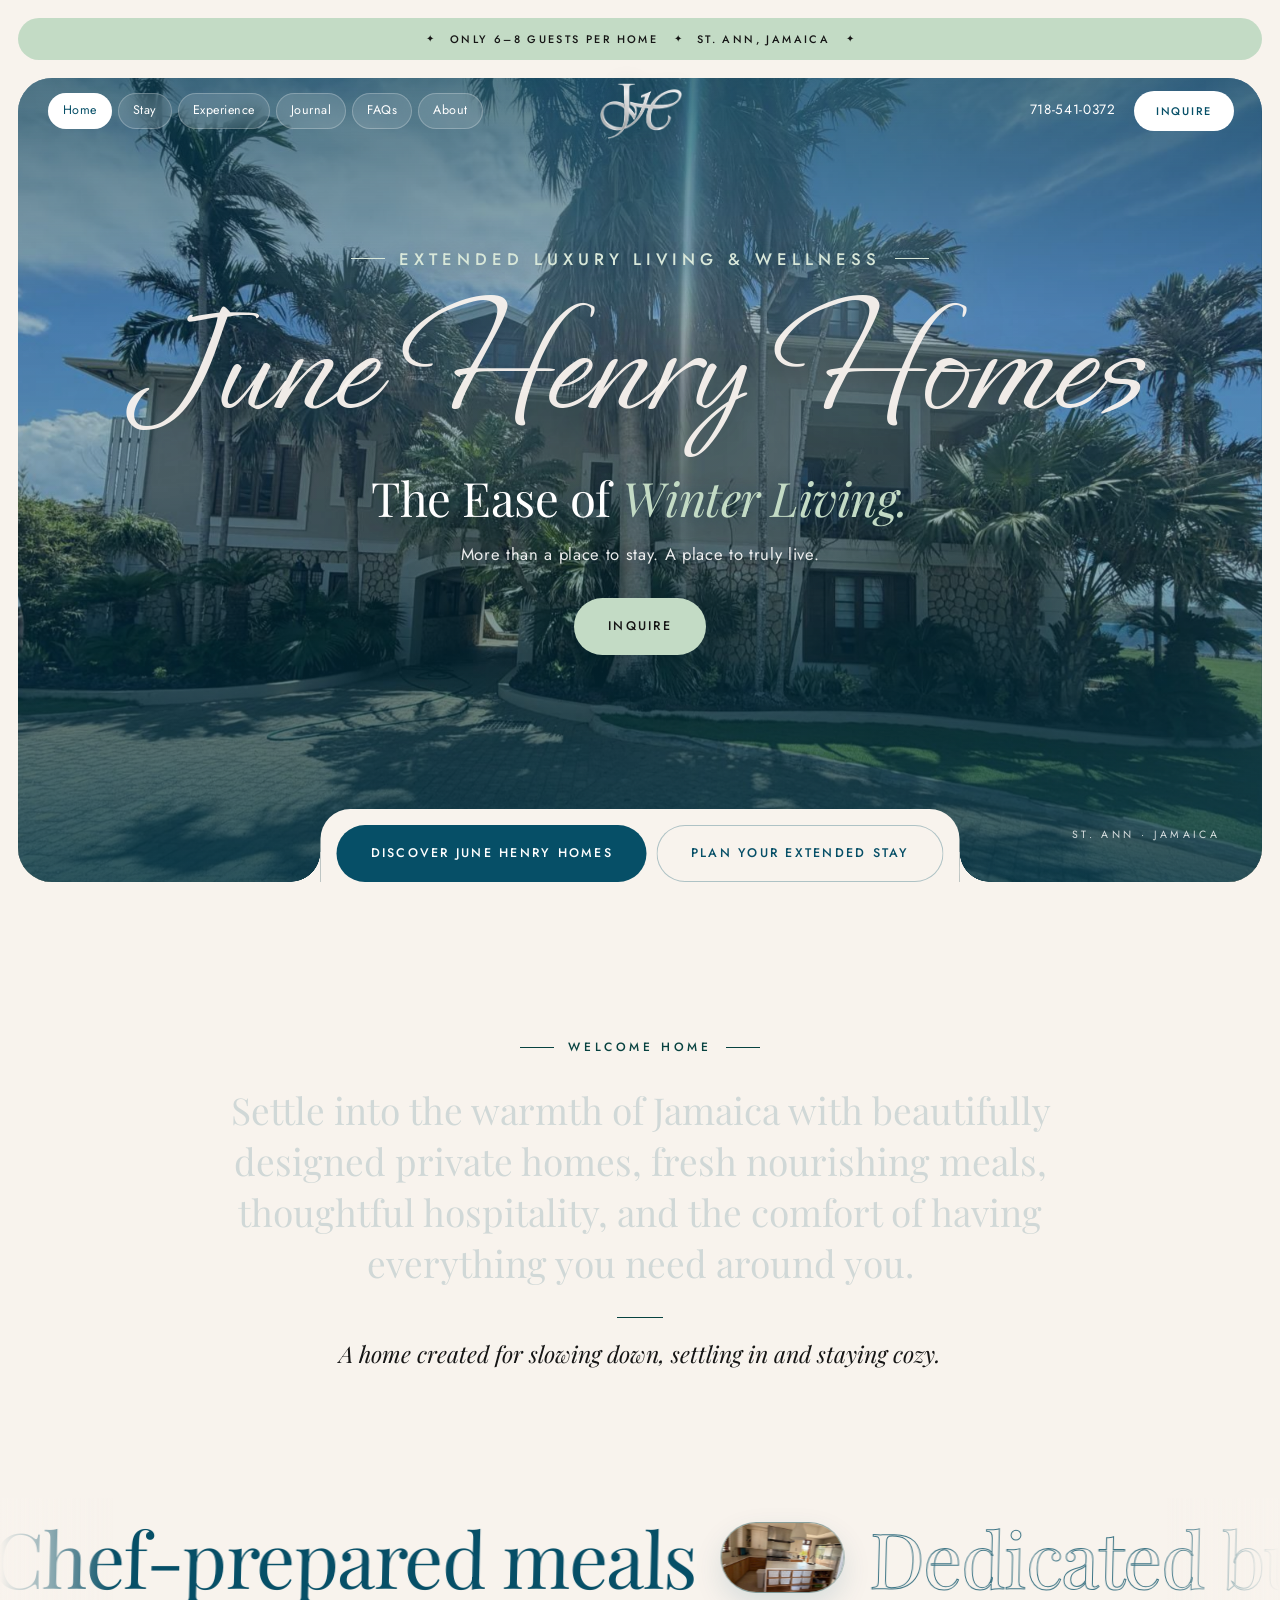
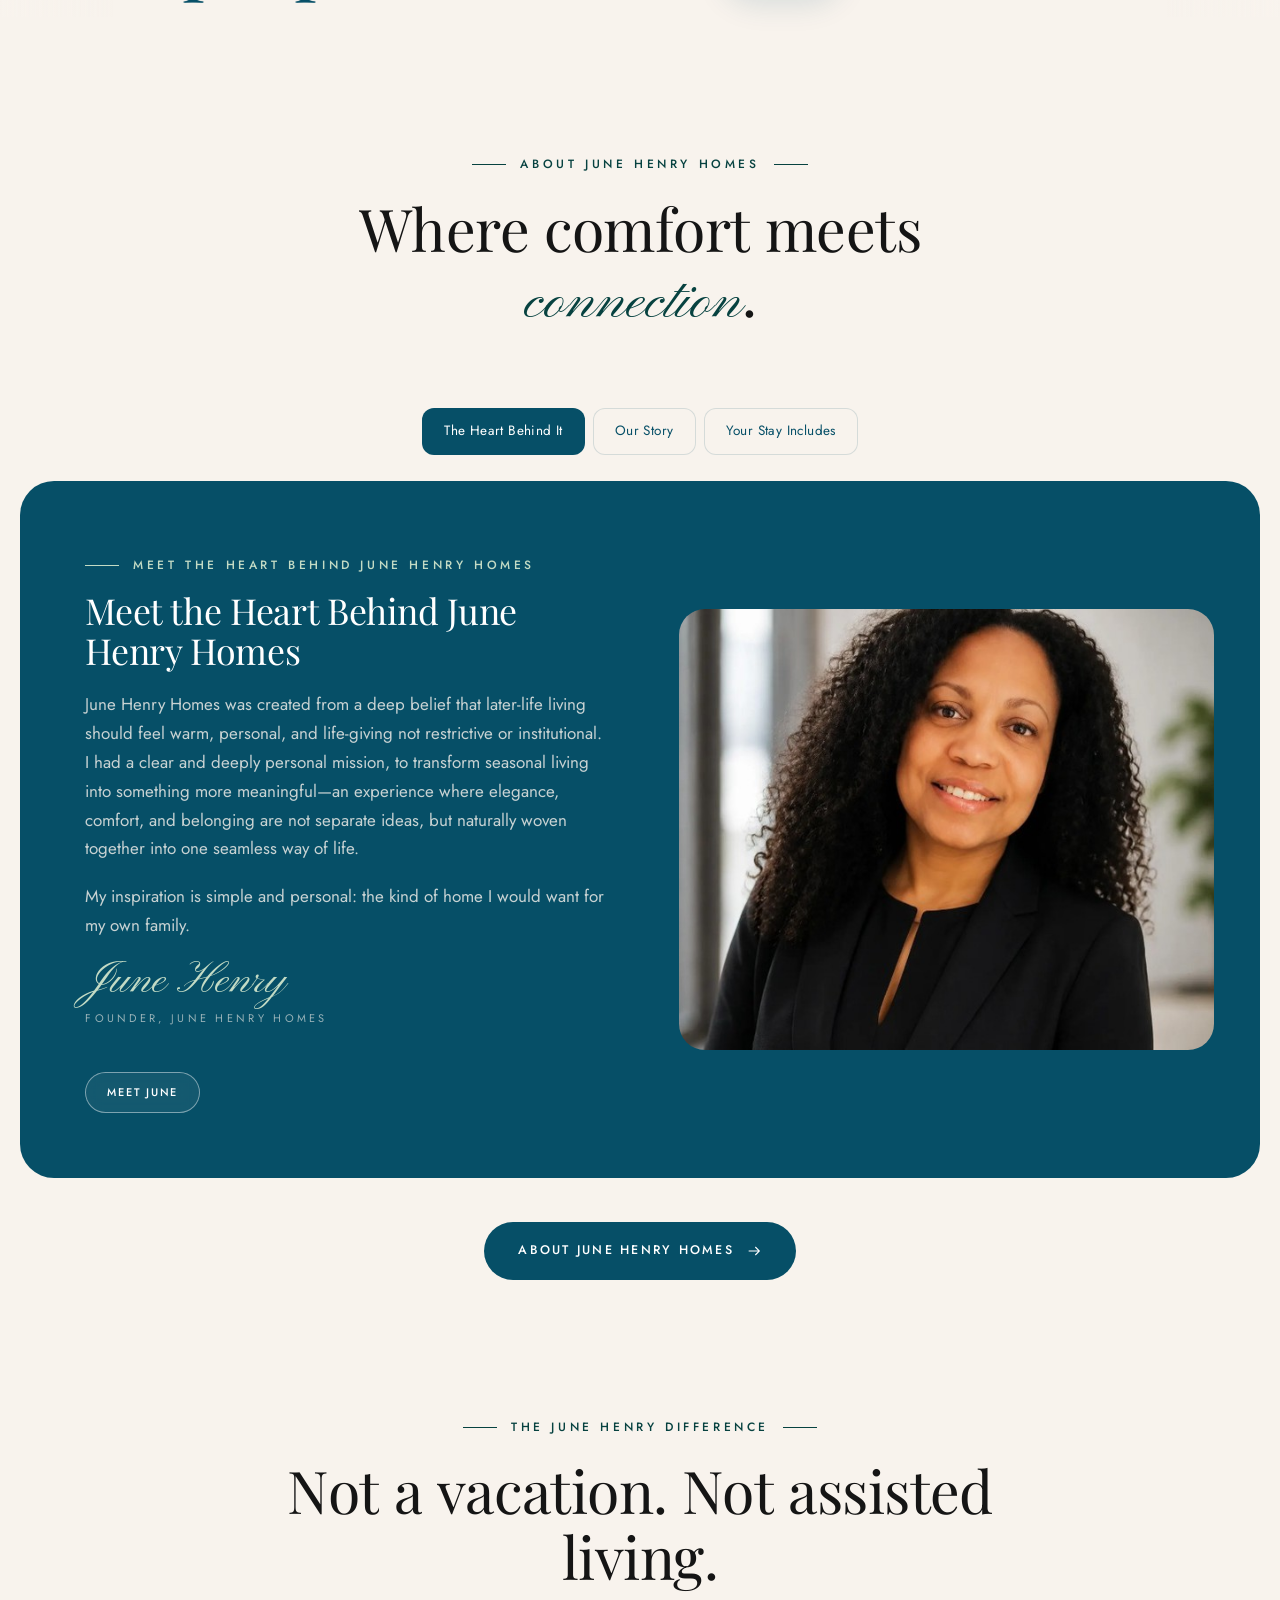
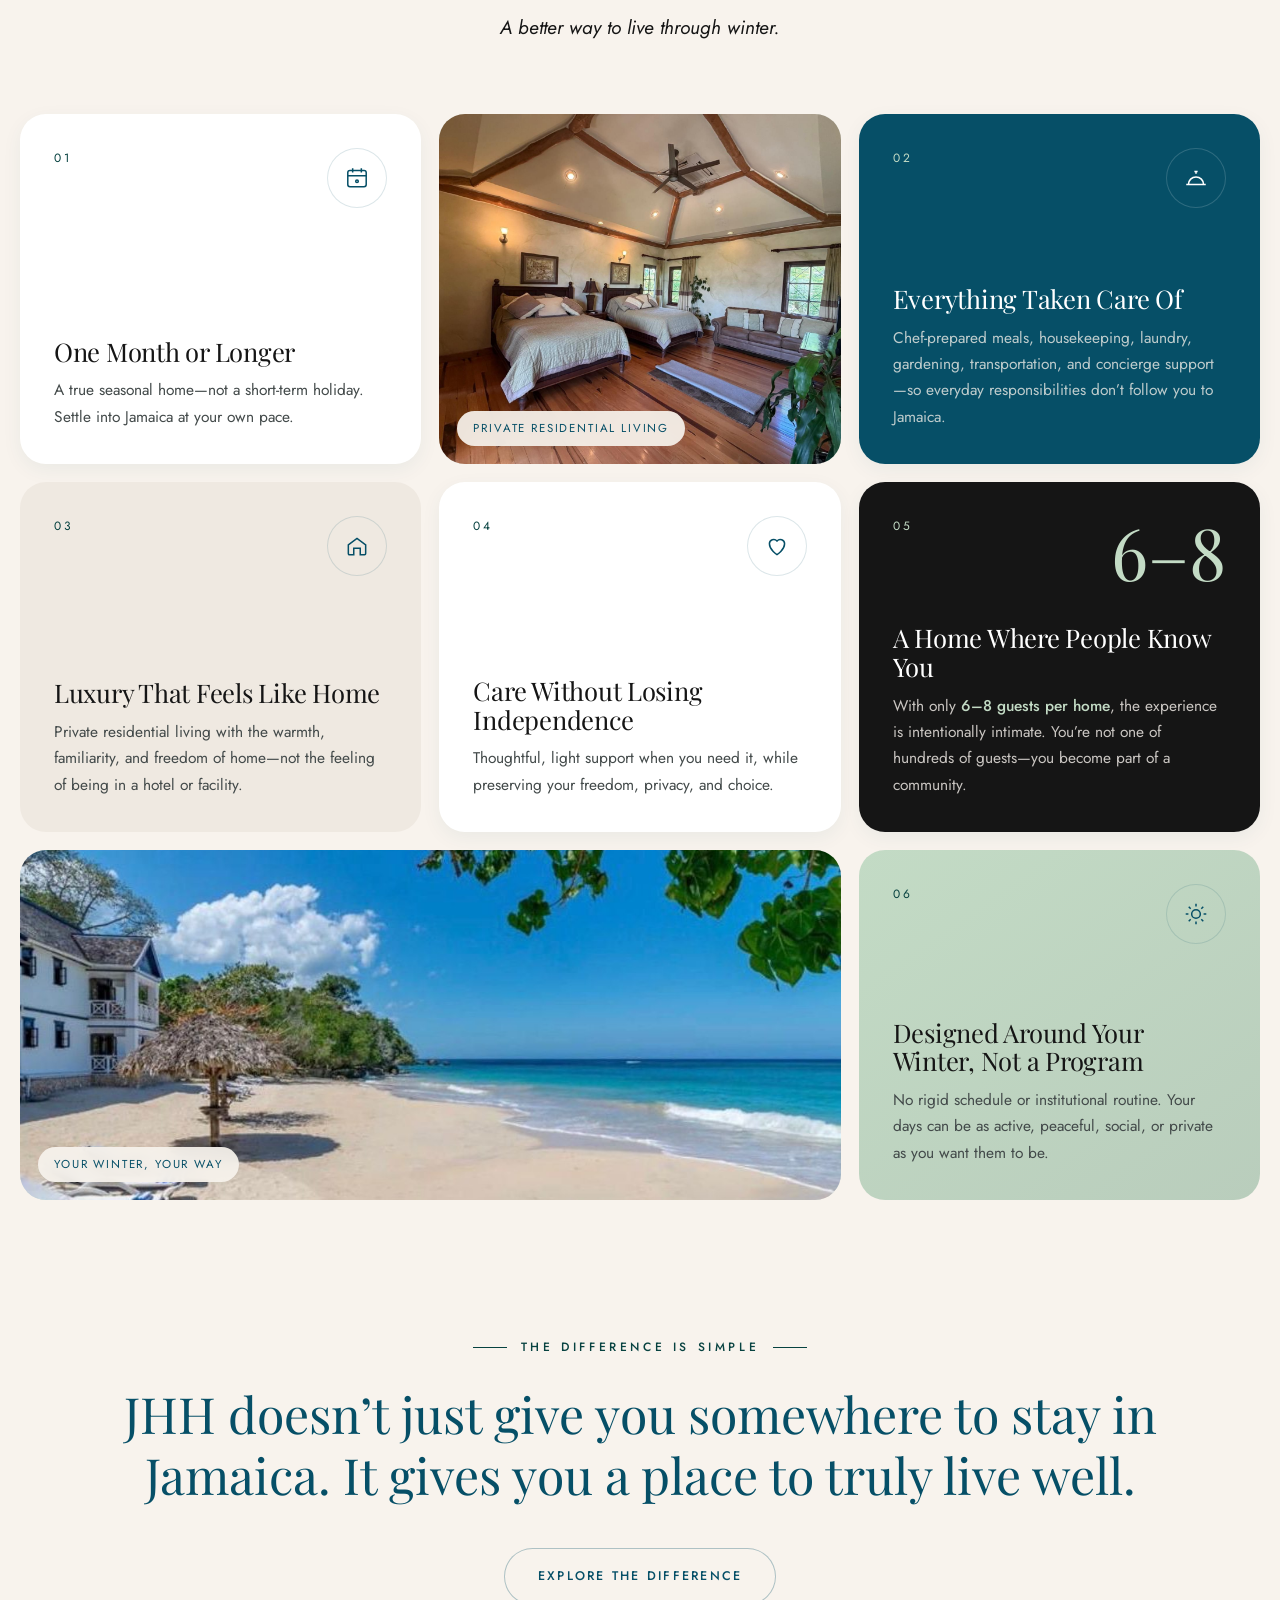
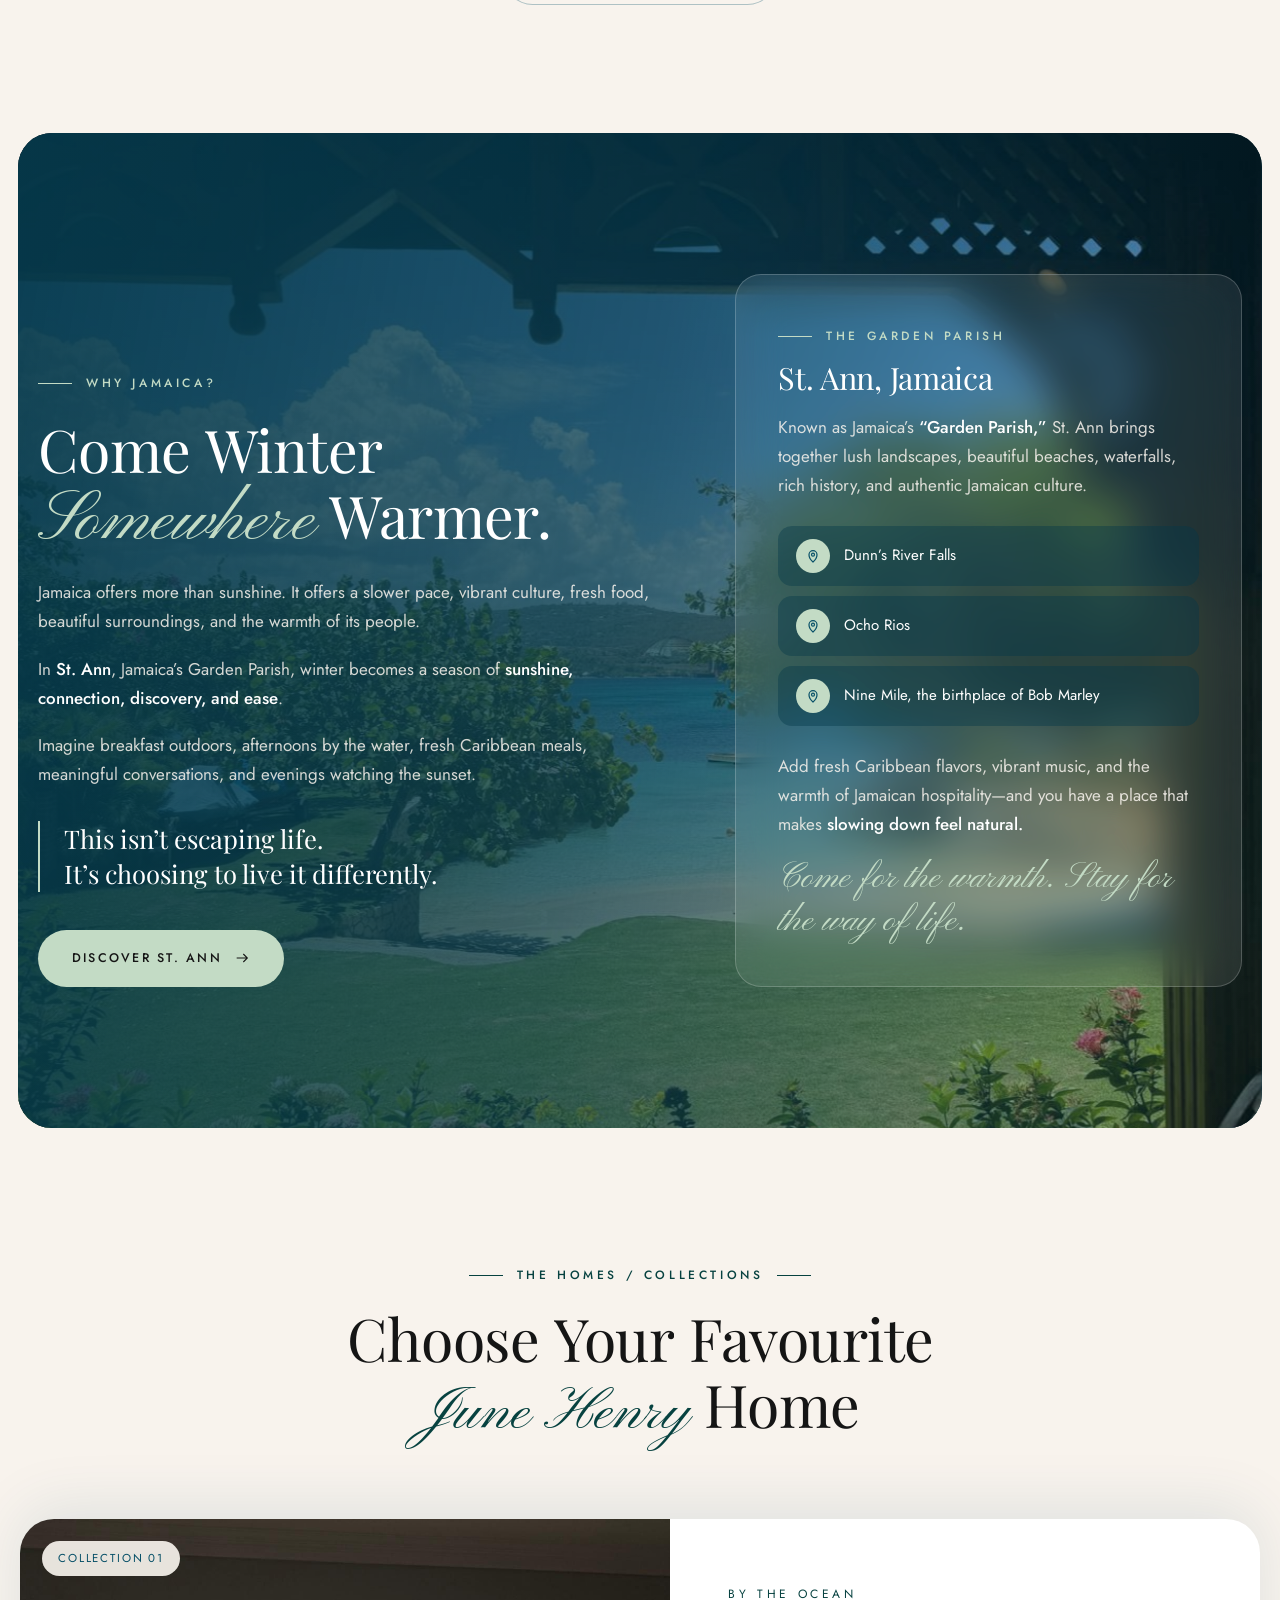
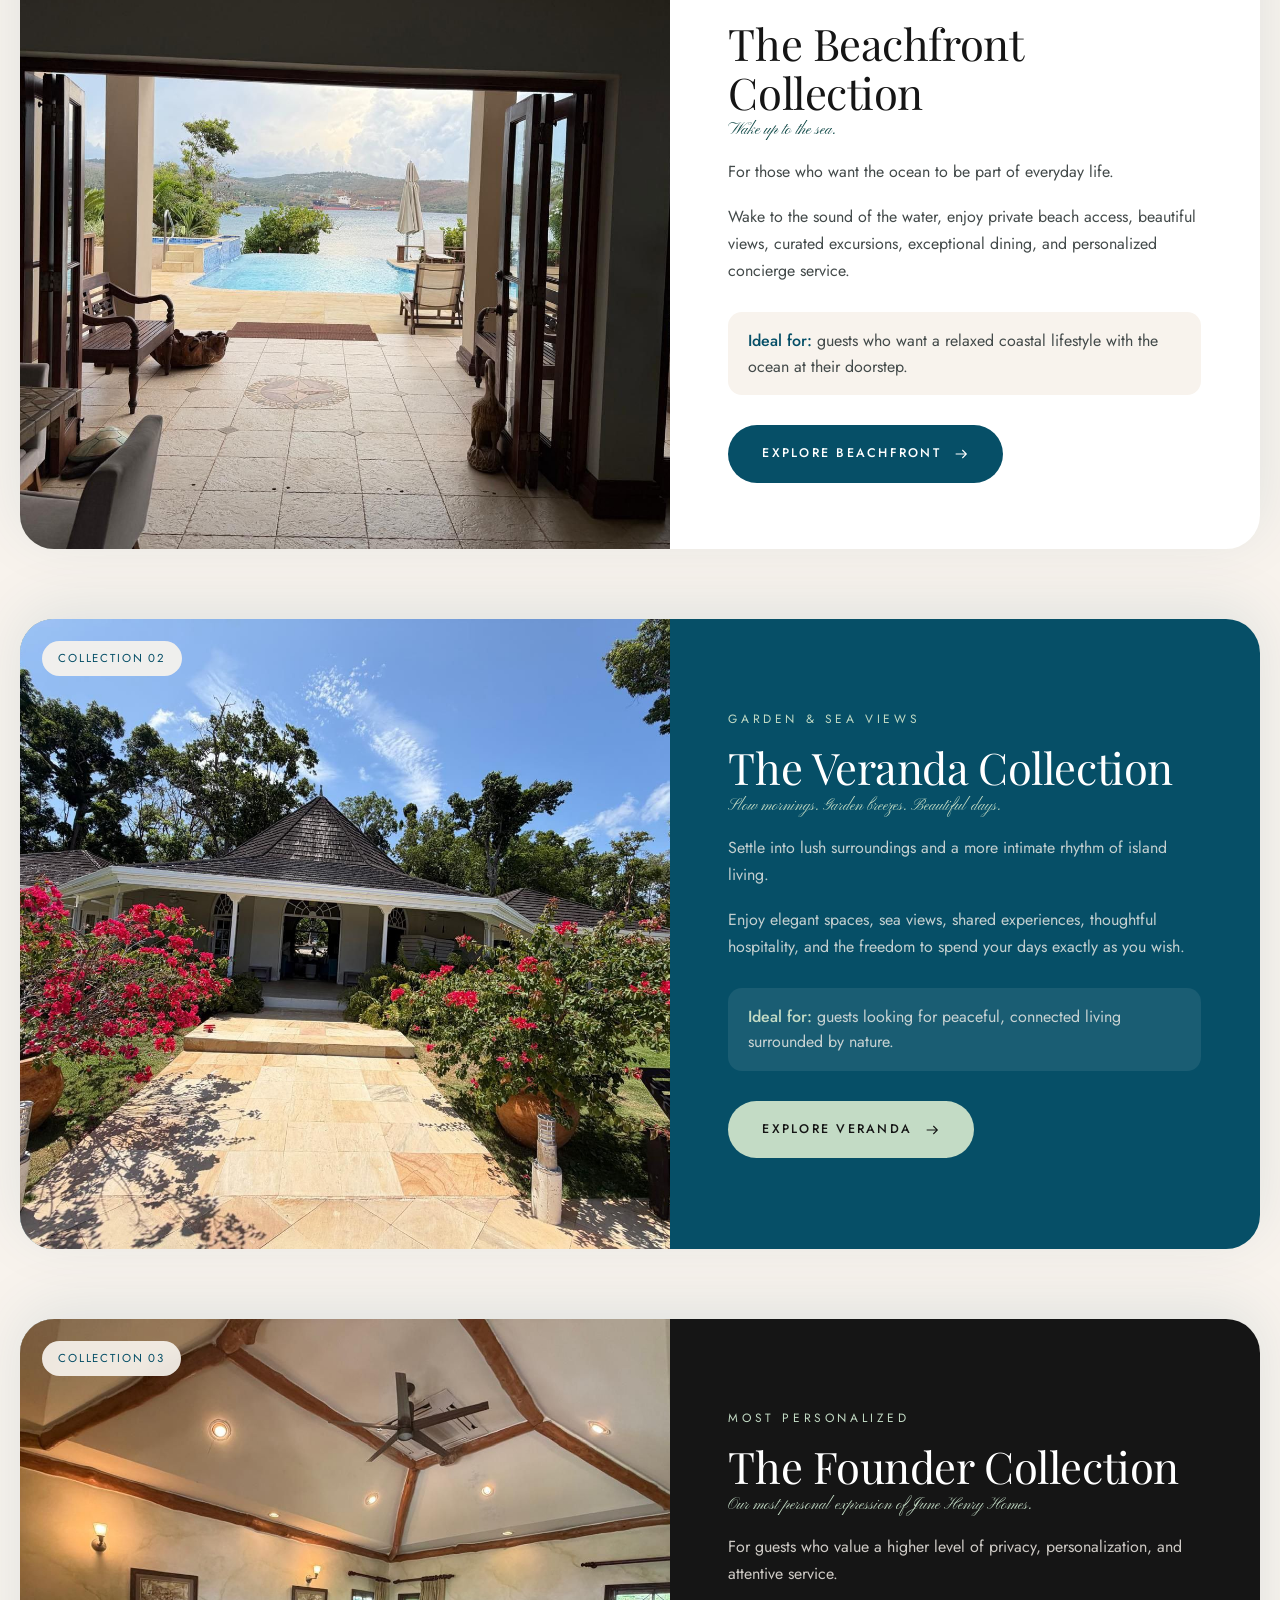
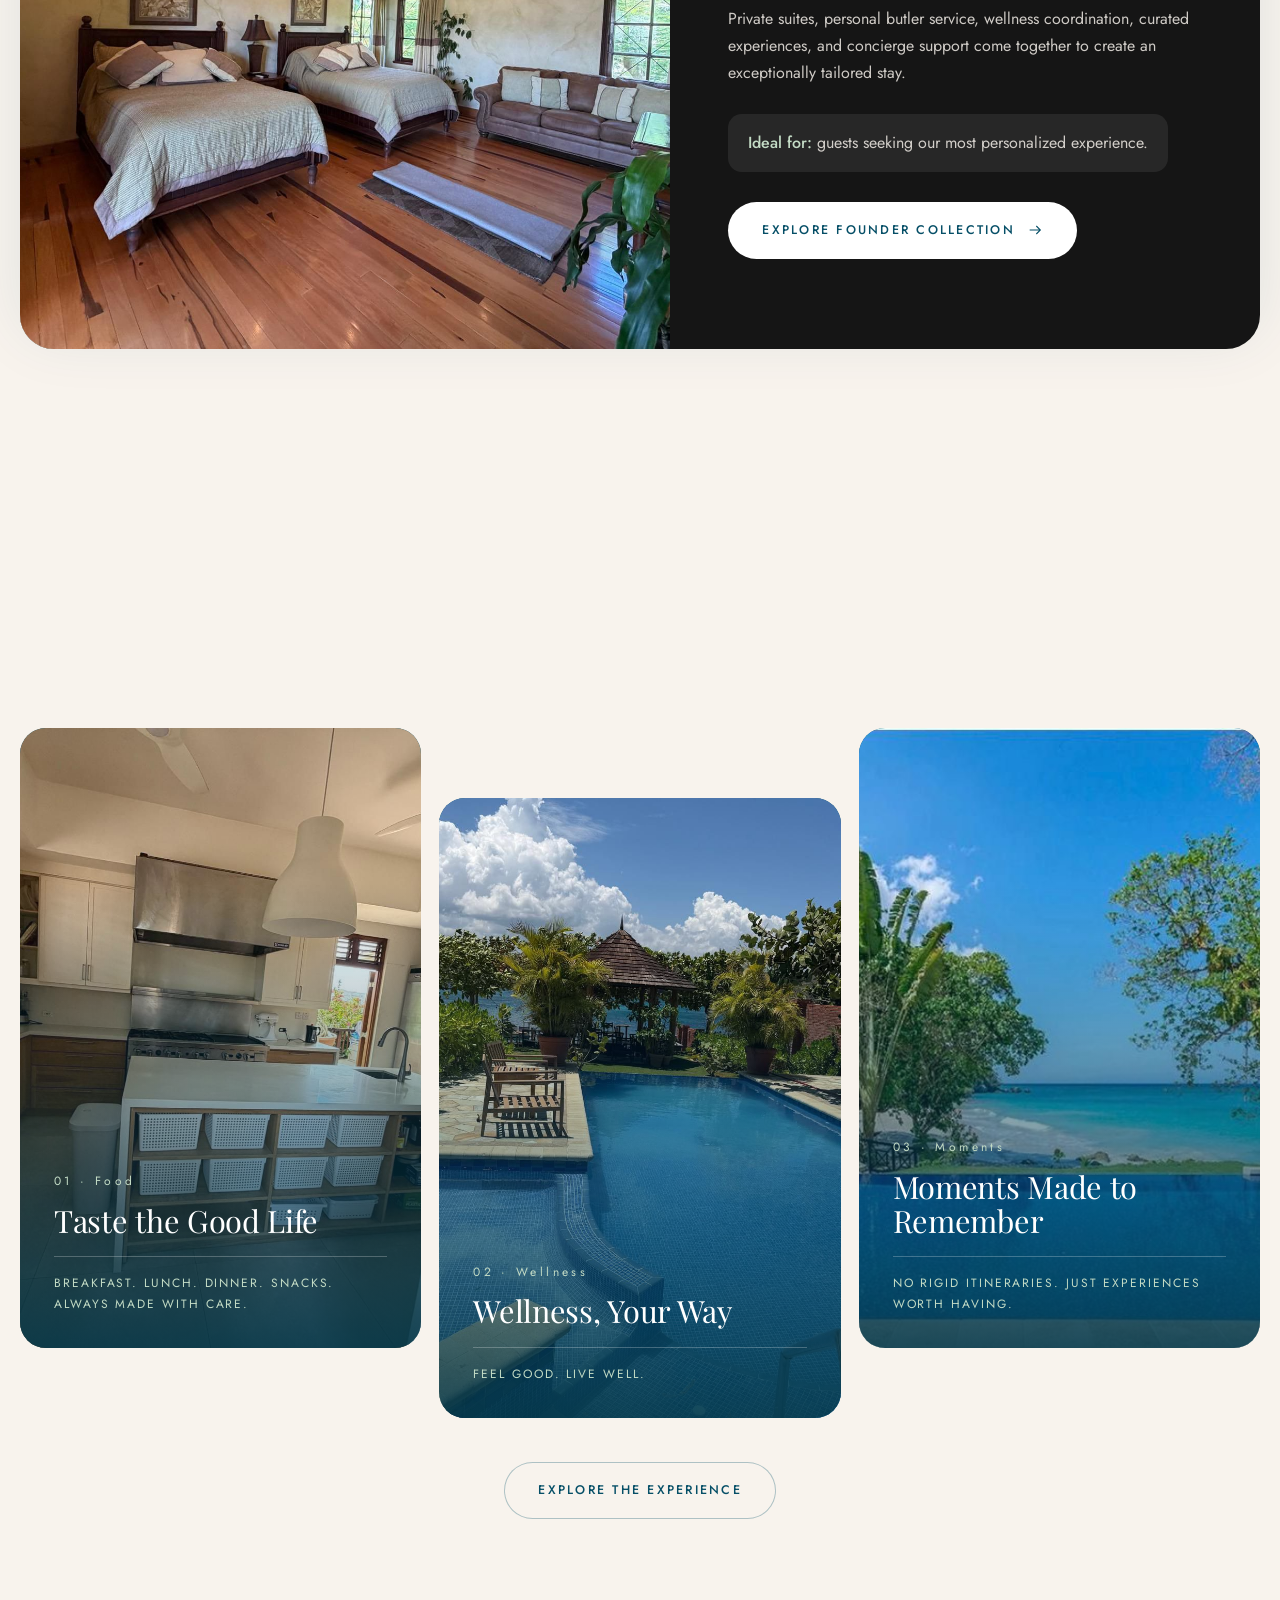
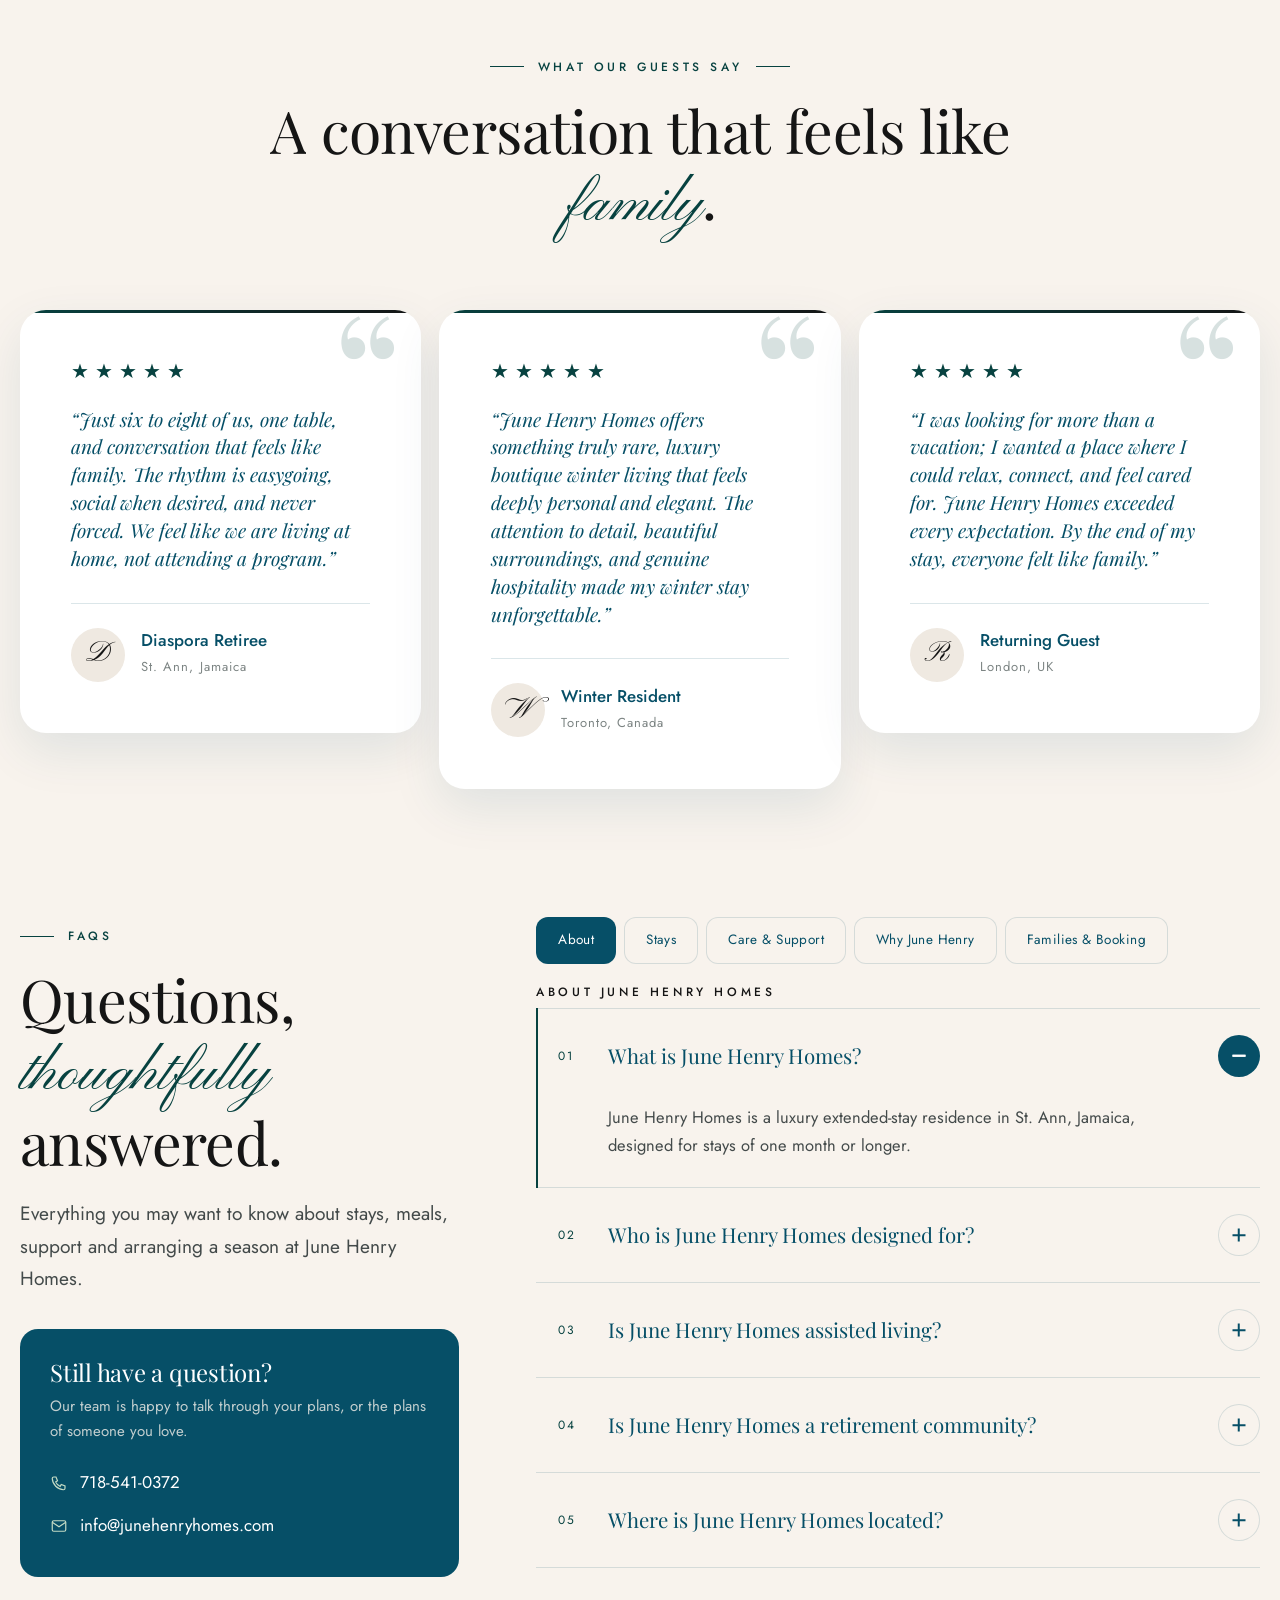
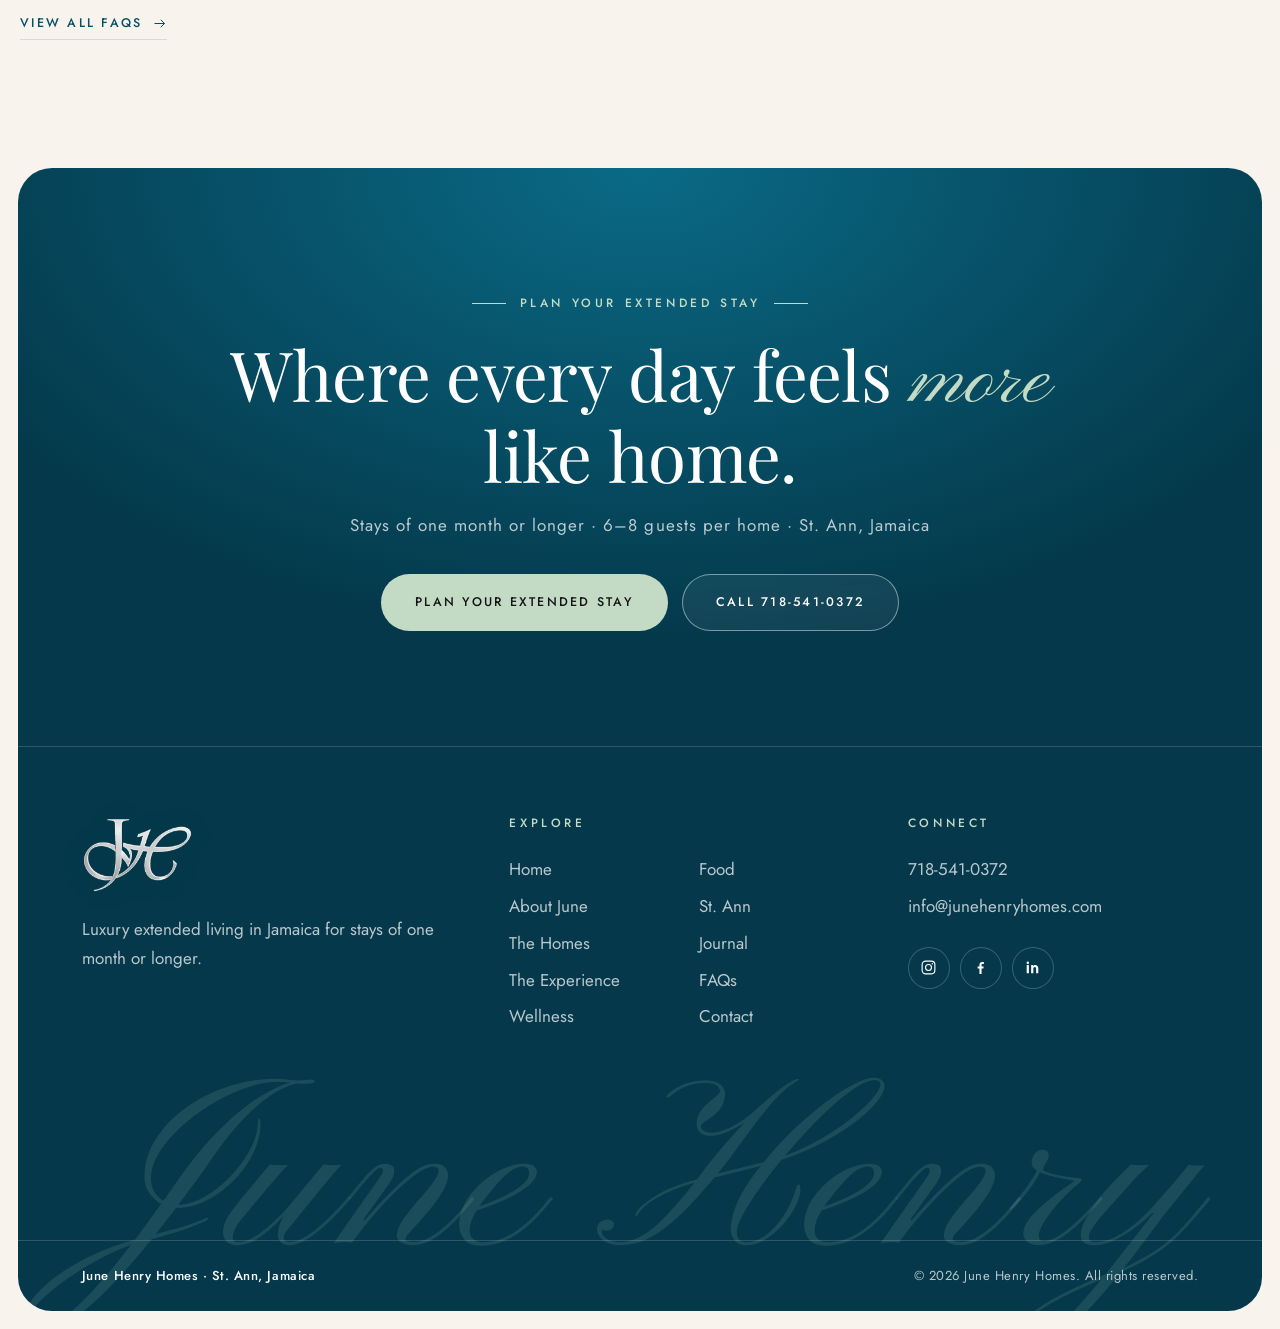
<file: index.html>
<!DOCTYPE html>
<html lang="en" class="no-js">
<head>
  <meta charset="UTF-8">
  <meta name="viewport" content="width=device-width, initial-scale=1">
  <title>June Henry Homes | Luxury Winter Living &amp; Wellness, St. Ann Jamaica</title>
  <meta name="description" content="Fully-staffed, small-group winter homes for active adults and diaspora families. Chef, butler, housekeeper &amp; concierge included. 6–8 guests only. Book your season in St. Ann, Jamaica.">
  <meta name="theme-color" content="#064F67">
  <meta property="og:type" content="website">
  <meta property="og:site_name" content="June Henry Homes">
  <meta property="og:title" content="June Henry Homes | Luxury Winter Living &amp; Wellness, St. Ann Jamaica">
  <meta property="og:description" content="Fully-staffed, small-group winter homes for active adults and diaspora families. Chef, butler, housekeeper &amp; concierge included. 6–8 guests only.">
  <meta property="og:image" content="https://junehenryhomes.com/wp-content/uploads/2026/09/3b496a7b-7bf1-4a71-8f4f-55d97e2f18b7.jpg">
  <link rel="icon" href="data:image/svg+xml,%3Csvg xmlns='http://www.w3.org/2000/svg' viewBox='0 0 64 64'%3E%3Crect width='64' height='64' rx='16' fill='%23064F67'/%3E%3Ctext x='50%25' y='60%25' text-anchor='middle' font-family='Georgia,serif' font-size='28' fill='%23074240'%3EJH%3C/text%3E%3C/svg%3E">
  <link rel="preconnect" href="https://fonts.googleapis.com">
  <link rel="preconnect" href="https://fonts.gstatic.com" crossorigin>
  <link href="https://fonts.googleapis.com/css2?family=Jost:wght@300;400;500;600&family=Pinyon+Script&family=Ephesis&family=Playfair+Display:ital,wght@0,400;0,500;0,600;1,400;1,500&display=swap" rel="stylesheet">
  <link rel="stylesheet" href="css/base.css">
  <link rel="stylesheet" href="css/sections.css">
  <script type="application/ld+json">
  {
    "@context": "https://schema.org",
    "@type": "LodgingBusiness",
    "name": "June Henry Homes",
    "description": "Fully-staffed, small-group luxury winter homes in St. Ann, Jamaica for stays of one month or longer.",
    "url": "https://junehenryhomes.com/",
    "telephone": "+1-718-541-0372",
    "email": "info@junehenryhomes.com",
    "address": { "@type": "PostalAddress", "addressRegion": "St. Ann", "addressCountry": "JM" }
  }
  </script>
</head>
<body data-page="home">

  <div class="preloader" aria-hidden="true">
    <div>
      <div class="preloader-mark">June Henry</div>
      <div class="preloader-line"></div>
      <div class="preloader-text">Homes · St. Ann, Jamaica</div>
    </div>
  </div>

  <div id="site-header"></div>

  <main id="main">

    <!-- ============ 1. HERO ============ -->
    <section class="hero" aria-label="Welcome to June Henry Homes">
      <div class="hero-media" data-parallax="0.12" data-slides>
        <img class="is-active" src="images/villa-palms.jpg" alt="A June Henry Homes residence framed by palms" fetchpriority="high">
        <img data-src="images/cottage-veranda.jpg" alt="" decoding="async">
        <img data-src="images/pool-terrace.jpg" alt="" decoding="async">
        <img data-src="images/gazebo-beach.jpg" alt="" decoding="async">
        <img data-src="images/living-pool-view.jpg" alt="" decoding="async">
      </div>
      <div class="hero-content">
        <span class="eyebrow center light hero-anim" style="--d:.2s">Extended Luxury Living &amp; Wellness</span>
        <div class="hero-script hero-anim" style="--d:.35s" aria-hidden="true">June Henry Homes</div>
        <h1 class="hero-anim" style="--d:.85s">The Ease of <em>Winter Living.</em></h1>
        <p class="hero-sub hero-anim" style="--d:1.05s">More than a place to stay. A place to truly live.</p>
        <div class="hero-cta hero-anim" style="--d:1.25s"><a class="btn btn-gold" href="contact.html">Inquire</a></div>
      </div>
      <div class="hero-meta right" aria-hidden="true">St. Ann · Jamaica</div>
      <div class="hero-notch">
        <a class="btn" href="about.html">Discover June Henry Homes</a>
        <a class="btn btn-outline" href="contact.html">Plan Your Extended Stay</a>
      </div>
    </section>

    <!-- ============ 2. INTRO ============ -->
    <section class="section intro" aria-labelledby="intro-title">
      <div class="container-narrow intro-solo">
        <span class="eyebrow center reveal">Welcome Home</span>
        <h2 id="intro-title" class="visually-hidden">Life at June Henry Homes</h2>
        <p class="scrub-text" data-scrub>Settle into the warmth of Jamaica with beautifully designed private homes, fresh nourishing meals, thoughtful hospitality, and the comfort of having everything you need around you.</p>
        <p class="intro-tagline reveal" style="--d:.1s">A home created for slowing down, settling in and staying cozy.</p>
      </div>
    </section>

    <div class="ribbon reveal" aria-hidden="true">
      <div class="ribbon-track" data-ribbon>
        <div class="ribbon-group">
          <span class="ribbon-word">Chef-prepared meals</span>
          <span class="ribbon-pill"><img src="images/kitchen-island.jpg" alt="Kitchen island where the chef prepares meals" loading="lazy" decoding="async"></span>
          <span class="ribbon-word is-outline">Dedicated butler</span>
          <span class="ribbon-pill"><img src="images/dining-room.jpg" alt="The dining room set for a shared meal" loading="lazy" decoding="async"></span>
          <span class="ribbon-word">Housekeeping &amp; laundry</span>
          <span class="ribbon-pill"><img src="images/butler-pantry.jpg" alt="The butler’s pantry at June Henry Homes" loading="lazy" decoding="async"></span>
          <span class="ribbon-word is-outline">Personal concierge</span>
          <span class="ribbon-pill"><img src="images/bedroom-twin.jpg" alt="Guest bedroom with beamed ceiling at June Henry Homes" loading="lazy" decoding="async"></span>
          <span class="ribbon-word">6–8 guests per home</span>
          <span class="ribbon-pill"><img src="images/dining-room.jpg" alt="The dining room set for a shared meal" loading="lazy" decoding="async"></span>
          <span class="ribbon-word is-outline">Stays of one month or longer</span>
          <span class="ribbon-pill"><img src="images/courtyard-homes.jpg" alt="The courtyard between the June Henry Homes residences" loading="lazy" decoding="async"></span>
          <span class="ribbon-word">St. Ann, Jamaica</span>
          <span class="ribbon-pill"><img src="images/beach-cove.jpg" alt="The beach and cove beside the residences" loading="lazy" decoding="async"></span>
        </div>
        <div class="ribbon-group">
          <span class="ribbon-word">Chef-prepared meals</span>
          <span class="ribbon-pill"><img src="images/kitchen-island.jpg" alt="Kitchen island where the chef prepares meals" loading="lazy" decoding="async"></span>
          <span class="ribbon-word is-outline">Dedicated butler</span>
          <span class="ribbon-pill"><img src="images/dining-room.jpg" alt="The dining room set for a shared meal" loading="lazy" decoding="async"></span>
          <span class="ribbon-word">Housekeeping &amp; laundry</span>
          <span class="ribbon-pill"><img src="images/butler-pantry.jpg" alt="The butler’s pantry at June Henry Homes" loading="lazy" decoding="async"></span>
          <span class="ribbon-word is-outline">Personal concierge</span>
          <span class="ribbon-pill"><img src="images/bedroom-twin.jpg" alt="Guest bedroom with beamed ceiling at June Henry Homes" loading="lazy" decoding="async"></span>
          <span class="ribbon-word">6–8 guests per home</span>
          <span class="ribbon-pill"><img src="images/dining-room.jpg" alt="The dining room set for a shared meal" loading="lazy" decoding="async"></span>
          <span class="ribbon-word is-outline">Stays of one month or longer</span>
          <span class="ribbon-pill"><img src="images/courtyard-homes.jpg" alt="The courtyard between the June Henry Homes residences" loading="lazy" decoding="async"></span>
          <span class="ribbon-word">St. Ann, Jamaica</span>
          <span class="ribbon-pill"><img src="images/beach-cove.jpg" alt="The beach and cove beside the residences" loading="lazy" decoding="async"></span>
        </div>
      </div>
    </div>

    <!-- ============ 3. ABOUT (one section, links to the full About page) ============ -->
    <section class="section about-section" id="about" aria-labelledby="about-title">
      <div class="container">
        <div class="section-head">
          <span class="eyebrow center reveal">About June Henry Homes</span>
          <h2 id="about-title" class="h2" data-split>Where comfort meets <span class="script">connection</span>.</h2>
        </div>

        <div class="reveal" data-tabs>
          <div class="tabs center about-tabs" role="tablist" aria-label="About June Henry Homes">
            <button class="tab is-active" type="button" role="tab" id="tab-about-heart" aria-controls="panel-about-heart" aria-selected="true">The Heart Behind It</button>
            <button class="tab" type="button" role="tab" id="tab-about-story" aria-controls="panel-about-story" aria-selected="false">Our Story</button>
            <button class="tab" type="button" role="tab" id="tab-about-stay" aria-controls="panel-about-stay" aria-selected="false">Your Stay Includes</button>
          </div>

          <div class="tab-panel is-active" id="panel-about-heart" role="tabpanel" aria-labelledby="tab-about-heart">
            <div class="about-panel">
              <div class="about-panel-body">
                <span class="eyebrow">Meet the heart behind June Henry Homes</span>
                <h3>Meet the Heart Behind June Henry Homes</h3>
                <p>June Henry Homes was created from a deep belief that later-life living should feel warm, personal, and life-giving not restrictive or institutional. I had a clear and deeply personal mission, to transform seasonal living into something more meaningful—an experience where elegance, comfort, and belonging are not separate ideas, but naturally woven together into one seamless way of life.</p>
                <p>My inspiration is simple and personal: the kind of home I would want for my own family.</p>
                <p class="signature">June Henry <small>Founder, June Henry Homes</small></p>
                <div class="btn-row" style="margin-top:24px">
                  <a class="btn btn-ghost-light btn-sm" href="heart.html">Meet June</a>
                </div>
              </div>
              <div class="media"><img src="images/june-henry.jpg" alt="June Henry, founder of June Henry Homes" loading="lazy"></div>
            </div>
          </div>

          <div class="tab-panel" id="panel-about-story" role="tabpanel" aria-labelledby="tab-about-story">
            <div class="about-panel">
              <div class="about-panel-body">
                <span class="eyebrow">Extended stays in Jamaica</span>
                <h3>Elevated winter living where luxury meets the comfort of home!</h3>
                <p>June Henry Homes is designed for active adults who desire extended stays of one month or longer, the ease of elevated hospitality, wellness, lifestyle services and light support during the winter season in a warm climate environment that promotes vitality, rest and connection. Whether you’re seeking a seasonal retreat, a respite from home maintenance, or simply a more effortless way to enjoy the winter months, June Henry Homes provides exceptional hospitality, comfort, and care allowing you to focus on what matters most. Our homes are fully staffed and offers the comfort of home paired with the personalized service of a luxury retreat.</p>
              </div>
              <div class="media"><img src="images/home-pathway.jpg" alt="Pathway between the June Henry Homes residences" loading="lazy"></div>
            </div>
          </div>

          <div class="tab-panel" id="panel-about-stay" role="tabpanel" aria-labelledby="tab-about-stay">
            <div class="about-panel">
              <div class="about-panel-body">
                <span class="eyebrow">Everything taken care of</span>
                <h3>Your stay includes</h3>
                <ul class="check-list on-dark">
                  <li>Chef-curated meals served daily including breakfast, lunch, dinner, and thoughtfully prepared snacks.</li>
                  <li>A dedicated chef, butler, housekeeper, laundress, and gardener to attend to every detail.</li>
                  <li>Personalized concierge services to arrange activities, appointments, transportation, and special requests.</li>
                  <li>A secure, private environment where you can relax with complete peace of mind.</li>
                </ul>
              </div>
              <div class="media"><img src="images/dining-room.jpg" alt="The dining room set for a shared meal" loading="lazy"></div>
            </div>
          </div>
        </div>

        <div class="about-cta reveal">
          <a class="btn" href="about.html">About June Henry Homes <svg viewBox="0 0 24 24" fill="none" stroke="currentColor" stroke-width="1.6" aria-hidden="true"><path d="M4 12h16M14 6l6 6-6 6"/></svg></a>
        </div>
      </div>
    </section>

    <!-- ============ 4. THE JUNE HENRY DIFFERENCE ============ -->
    <section class="section difference" id="difference" aria-labelledby="diff-title" style="padding-top:0">
      <div class="container">
        <div class="section-head">
          <span class="eyebrow center reveal">The June Henry Difference</span>
          <h2 id="diff-title" class="h2" data-split>Not a vacation. Not assisted living.</h2>
          <p class="lead reveal"><em class="accent">A better way to live through winter.</em></p>
        </div>

        <div class="bento">
          <article class="bento-card reveal" data-glow>
            <div class="bento-top">
              <span class="num">01</span>
              <span class="icon-ring"><svg viewBox="0 0 24 24" fill="none" stroke="currentColor" stroke-width="1.4" aria-hidden="true"><rect x="3.5" y="5" width="17" height="15" rx="2"/><path d="M3.5 10h17M8 3v4M16 3v4"/><circle cx="12" cy="15" r="1.2"/></svg></span>
            </div>
            <div><h3>One Month or Longer</h3><p>A true seasonal home—not a short-term holiday. Settle into Jamaica at your own pace.</p></div>
          </article>

          <div class="bento-media reveal" style="--d:.08s">
            <img src="images/bedroom-twin.jpg" alt="Guest bedroom with beamed ceiling at June Henry Homes" loading="lazy">
            <span class="chip">Private residential living</span>
          </div>

          <article class="bento-card is-navy reveal" style="--d:.16s" data-glow>
            <div class="bento-top">
              <span class="num">02</span>
              <span class="icon-ring"><svg viewBox="0 0 24 24" fill="none" stroke="currentColor" stroke-width="1.4" aria-hidden="true"><path d="M3 18h18M5 18a7 7 0 0 1 14 0M12 8V6M10.5 6h3"/></svg></span>
            </div>
            <div><h3>Everything Taken Care Of</h3><p>Chef-prepared meals, housekeeping, laundry, gardening, transportation, and concierge support—so everyday responsibilities don’t follow you to Jamaica.</p></div>
          </article>

          <article class="bento-card is-cream reveal" data-glow>
            <div class="bento-top">
              <span class="num">03</span>
              <span class="icon-ring"><svg viewBox="0 0 24 24" fill="none" stroke="currentColor" stroke-width="1.4" aria-hidden="true"><path d="M4 11l8-6 8 6v8a1 1 0 0 1-1 1h-4v-6H9v6H5a1 1 0 0 1-1-1z"/></svg></span>
            </div>
            <div><h3>Luxury That Feels Like Home</h3><p>Private residential living with the warmth, familiarity, and freedom of home—not the feeling of being in a hotel or facility.</p></div>
          </article>

          <article class="bento-card reveal" style="--d:.08s" data-glow>
            <div class="bento-top">
              <span class="num">04</span>
              <span class="icon-ring"><svg viewBox="0 0 24 24" fill="none" stroke="currentColor" stroke-width="1.4" aria-hidden="true"><path d="M12 20s-7-4.4-7-10a4 4 0 0 1 7-2.6A4 4 0 0 1 19 10c0 5.6-7 10-7 10z"/></svg></span>
            </div>
            <div><h3>Care Without Losing Independence</h3><p>Thoughtful, light support when you need it, while preserving your freedom, privacy, and choice.</p></div>
          </article>

          <article class="bento-card is-burgundy reveal" style="--d:.16s" data-glow>
            <div class="bento-top">
              <span class="num">05</span>
              <span class="big-number">6–8</span>
            </div>
            <div><h3>A Home Where People Know You</h3><p>With only <strong>6–8 guests per home</strong>, the experience is intentionally intimate. You’re not one of hundreds of guests—you become part of a community.</p></div>
          </article>

          <div class="bento-media span-2 reveal">
            <img src="images/beach-cove.jpg" alt="The beach and cove beside the residences" loading="lazy">
            <span class="chip">Your winter, your way</span>
          </div>

          <article class="bento-card is-gold bento-last reveal" style="--d:.08s" data-glow>
            <div class="bento-top">
              <span class="num">06</span>
              <span class="icon-ring"><svg viewBox="0 0 24 24" fill="none" stroke="currentColor" stroke-width="1.4" aria-hidden="true"><circle cx="12" cy="12" r="4"/><path d="M12 2.5V5M12 19v2.5M2.5 12H5M19 12h2.5M5.3 5.3l1.8 1.8M16.9 16.9l1.8 1.8M5.3 18.7l1.8-1.8M16.9 7.1l1.8-1.8"/></svg></span>
            </div>
            <div><h3>Designed Around Your Winter, Not a Program</h3><p>No rigid schedule or institutional routine. Your days can be as active, peaceful, social, or private as you want them to be.</p></div>
          </article>
        </div>

        <div class="statement">
          <span class="eyebrow center reveal">The difference is simple</span>
          <p class="scrub-text" data-scrub>JHH doesn’t just give you somewhere to stay in Jamaica. It gives you a place to truly live well.</p>
          <a class="btn btn-outline reveal" href="about.html#difference">Explore the Difference</a>
        </div>
      </div>
    </section>

    <!-- ============ 5. WHY JAMAICA ============ -->
    <section class="jamaica" id="why-jamaica" aria-labelledby="jamaica-title">
      <div class="jamaica-bg" data-parallax="0.1">
        <img src="images/gazebo-beach.jpg" alt="The gazebo looking over the private beach" loading="lazy">
      </div>
      <div class="container jamaica-grid">
        <div>
          <span class="eyebrow light reveal">Why Jamaica?</span>
          <h2 id="jamaica-title" class="h2" data-split>Come Winter <span class="script">Somewhere</span> Warmer.</h2>
          <p class="reveal">Jamaica offers more than sunshine. It offers a slower pace, vibrant culture, fresh food, beautiful surroundings, and the warmth of its people.</p>
          <p class="reveal">In <strong>St. Ann</strong>, Jamaica’s Garden Parish, winter becomes a season of <strong>sunshine, connection, discovery, and ease</strong>.</p>
          <p class="reveal">Imagine breakfast outdoors, afternoons by the water, fresh Caribbean meals, meaningful conversations, and evenings watching the sunset.</p>
          <p class="pull reveal">This isn’t escaping life.<br>It’s choosing to live it differently.</p>
          <div class="reveal">
            <a class="btn btn-gold" href="st-ann.html">Discover St. Ann <svg viewBox="0 0 24 24" fill="none" stroke="currentColor" stroke-width="1.6" aria-hidden="true"><path d="M4 12h16M14 6l6 6-6 6"/></svg></a>
          </div>
        </div>

        <div class="glass-card reveal reveal-right" style="--d:.15s">
          <span class="eyebrow light">The Garden Parish</span>
          <h3>St. Ann, Jamaica</h3>
          <p>Known as Jamaica’s <strong>“Garden Parish,”</strong> St. Ann brings together lush landscapes, beautiful beaches, waterfalls, rich history, and authentic Jamaican culture.</p>
          <ul class="place-list">
            <li><span class="pin"><svg viewBox="0 0 24 24" fill="none" stroke="currentColor" stroke-width="1.8" aria-hidden="true"><path d="M12 21s-6-5.6-6-11a6 6 0 0 1 12 0c0 5.4-6 11-6 11z"/><circle cx="12" cy="10" r="2.2"/></svg></span>Dunn’s River Falls</li>
            <li><span class="pin"><svg viewBox="0 0 24 24" fill="none" stroke="currentColor" stroke-width="1.8" aria-hidden="true"><path d="M12 21s-6-5.6-6-11a6 6 0 0 1 12 0c0 5.4-6 11-6 11z"/><circle cx="12" cy="10" r="2.2"/></svg></span>Ocho Rios</li>
            <li><span class="pin"><svg viewBox="0 0 24 24" fill="none" stroke="currentColor" stroke-width="1.8" aria-hidden="true"><path d="M12 21s-6-5.6-6-11a6 6 0 0 1 12 0c0 5.4-6 11-6 11z"/><circle cx="12" cy="10" r="2.2"/></svg></span>Nine Mile, the birthplace of Bob Marley</li>
          </ul>
          <p>Add fresh Caribbean flavors, vibrant music, and the warmth of Jamaican hospitality—and you have a place that makes <strong>slowing down feel natural.</strong></p>
          <p class="tagline-script">Come for the warmth. Stay for the way of life.</p>
        </div>
      </div>
    </section>

    <!-- ============ 6. THE HOMES / COLLECTIONS ============ -->
    <section class="section collections" id="homes" aria-labelledby="homes-title">
      <div class="container">
        <div class="section-head">
          <span class="eyebrow center reveal">The Homes / Collections</span>
          <h2 id="homes-title" class="h2" data-split>Choose Your Favourite <span class="script">June Henry</span> Home</h2>
        </div>

        <div class="stack">
          <article class="stack-card" style="--i:0">
            <div class="stack-media">
              <img src="images/living-pool-view.jpg" alt="Living room opening onto the pool and the sea" loading="lazy">
              <span class="chip">Collection 01</span>
            </div>
            <div class="stack-body">
              <span class="count">By the ocean</span>
              <h3>The Beachfront Collection</h3>
              <p class="script-sub">Wake up to the sea.</p>
              <p>For those who want the ocean to be part of everyday life.</p>
              <p>Wake to the sound of the water, enjoy private beach access, beautiful views, curated excursions, exceptional dining, and personalized concierge service.</p>
              <p class="ideal"><strong>Ideal for:</strong> guests who want a relaxed coastal lifestyle with the ocean at their doorstep.</p>
              <a class="btn" href="homes.html#beachfront">Explore Beachfront <svg viewBox="0 0 24 24" fill="none" stroke="currentColor" stroke-width="1.6" aria-hidden="true"><path d="M4 12h16M14 6l6 6-6 6"/></svg></a>
            </div>
          </article>

          <article class="stack-card is-navy" style="--i:1">
            <div class="stack-media">
              <img src="images/cottage-veranda.jpg" alt="A June Henry Homes cottage with its wraparound veranda" loading="lazy">
              <span class="chip">Collection 02</span>
            </div>
            <div class="stack-body">
              <span class="count">Garden &amp; sea views</span>
              <h3>The Veranda Collection</h3>
              <p class="script-sub">Slow mornings. Garden breezes. Beautiful days.</p>
              <p>Settle into lush surroundings and a more intimate rhythm of island living.</p>
              <p>Enjoy elegant spaces, sea views, shared experiences, thoughtful hospitality, and the freedom to spend your days exactly as you wish.</p>
              <p class="ideal"><strong>Ideal for:</strong> guests looking for peaceful, connected living surrounded by nature.</p>
              <a class="btn btn-gold" href="homes.html#veranda">Explore Veranda <svg viewBox="0 0 24 24" fill="none" stroke="currentColor" stroke-width="1.6" aria-hidden="true"><path d="M4 12h16M14 6l6 6-6 6"/></svg></a>
            </div>
          </article>

          <article class="stack-card is-burgundy" style="--i:2">
            <div class="stack-media">
              <img src="images/bedroom-twin.jpg" alt="Guest bedroom with beamed ceiling at June Henry Homes" loading="lazy">
              <span class="chip">Collection 03</span>
            </div>
            <div class="stack-body">
              <span class="count">Most personalized</span>
              <h3>The Founder Collection</h3>
              <p class="script-sub">Our most personal expression of June Henry Homes.</p>
              <p>For guests who value a higher level of privacy, personalization, and attentive service.</p>
              <p>Private suites, personal butler service, wellness coordination, curated experiences, and concierge support come together to create an exceptionally tailored stay.</p>
              <p class="ideal"><strong>Ideal for:</strong> guests seeking our most personalized experience.</p>
              <a class="btn btn-light" href="homes.html#founder">Explore Founder Collection <svg viewBox="0 0 24 24" fill="none" stroke="currentColor" stroke-width="1.6" aria-hidden="true"><path d="M4 12h16M14 6l6 6-6 6"/></svg></a>
            </div>
          </article>
        </div>
      </div>
    </section>

    <!-- ============ 7. BEYOND THE STAY ============ -->
    <section class="section beyond" id="beyond" aria-labelledby="beyond-title" style="padding-top:0">
      <div class="container">
        <div class="section-head">
          <span class="eyebrow center reveal">Beyond the Stay</span>
          <h2 id="beyond-title" class="h2" data-split>Life, <span class="script">beautifully</span> lived.</h2>
          <p class="lead reveal">Chef-prepared dining, wellness woven into everyday life, and moments worth remembering.</p>
        </div>

        <div class="beyond-grid">
          <article class="beyond-card reveal">
            <img src="images/kitchen-island.jpg" alt="Kitchen island where the chef prepares meals" loading="lazy">
            <div class="beyond-body">
              <span class="num">01 · Food</span>
              <h3>Taste the Good Life</h3>
              <div class="beyond-reveal"><div><p>Fresh, chef-prepared meals made daily with nourishing ingredients, Jamaican flavours, and plenty of reasons to gather around the table.</p></div></div>
              <span class="beyond-tag">Breakfast. Lunch. Dinner. Snacks. Always made with care.</span>
            </div>
            <a class="stretched" href="beyond.html#food"><span class="visually-hidden">More about dining at June Henry Homes</span></a>
          </article>

          <article class="beyond-card reveal" style="--d:.12s">
            <img src="images/pool-terrace.jpg" alt="The pool terrace overlooking the sea" loading="lazy">
            <div class="beyond-body">
              <span class="num">02 · Wellness</span>
              <h3>Wellness, Your Way</h3>
              <div class="beyond-reveal"><div><p>Move, rest, connect, and recharge. From morning walks and swimming to nourishing meals and quiet moments, wellness is naturally woven into everyday life.</p></div></div>
              <span class="beyond-tag">Feel good. Live well.</span>
            </div>
            <a class="stretched" href="beyond.html#wellness"><span class="visually-hidden">More about wellness at June Henry Homes</span></a>
          </article>

          <article class="beyond-card reveal" style="--d:.24s">
            <img src="images/pool-beachfront.jpg" alt="The beachfront pool at June Henry Homes" loading="lazy">
            <div class="beyond-body">
              <span class="num">03 · Moments</span>
              <h3>Moments Made to Remember</h3>
              <div class="beyond-reveal"><div><p>Enjoy experiences that bring people together—from bonfire conversations and Sip &amp; Paint to catamaran escapes and discovering Jamaica.</p></div></div>
              <span class="beyond-tag">No rigid itineraries. Just experiences worth having.</span>
            </div>
            <a class="stretched" href="beyond.html#moments"><span class="visually-hidden">More about experiences at June Henry Homes</span></a>
          </article>
        </div>

        <div class="about-cta reveal">
          <a class="btn btn-outline" href="beyond.html">Explore the Experience</a>
        </div>
      </div>
    </section>

    <!-- ============ 8. WHAT OUR GUESTS SAY ============ -->
    <section class="section testimonials" id="guests" aria-labelledby="guests-title" style="padding-top:0">
      <div class="container">
        <div class="section-head">
          <span class="eyebrow center reveal">What our guests say</span>
          <h2 id="guests-title" class="h2" data-split>A conversation that feels like <span class="script">family</span>.</h2>
        </div>
        <div class="testimonial-grid">
          <figure class="testimonial-card reveal" style="--d:.0s;margin:0">
            <div class="stars" role="img" aria-label="Rated 5 out of 5 stars"><span style="--s:0" aria-hidden="true">&#9733;</span><span style="--s:1" aria-hidden="true">&#9733;</span><span style="--s:2" aria-hidden="true">&#9733;</span><span style="--s:3" aria-hidden="true">&#9733;</span><span style="--s:4" aria-hidden="true">&#9733;</span></div>
            <blockquote><p>&#8220;Just six to eight of us, one table, and conversation that feels like family. The rhythm is easygoing, social when desired, and never forced. We feel like we are living at home, not attending a program.&#8221;</p></blockquote>
            <figcaption class="testimonial-cite">
              <span class="cite-avatar" aria-hidden="true">D</span>
              <span>
                <span class="cite-name">Diaspora Retiree</span>
                <span class="cite-place">St. Ann, Jamaica</span>
              </span>
            </figcaption>
          </figure>
          <figure class="testimonial-card reveal" style="--d:.1s;margin:0">
            <div class="stars" role="img" aria-label="Rated 5 out of 5 stars"><span style="--s:0" aria-hidden="true">&#9733;</span><span style="--s:1" aria-hidden="true">&#9733;</span><span style="--s:2" aria-hidden="true">&#9733;</span><span style="--s:3" aria-hidden="true">&#9733;</span><span style="--s:4" aria-hidden="true">&#9733;</span></div>
            <blockquote><p>&#8220;June Henry Homes offers something truly rare, luxury boutique winter living that feels deeply personal and elegant. The attention to detail, beautiful surroundings, and genuine hospitality made my winter stay unforgettable.&#8221;</p></blockquote>
            <figcaption class="testimonial-cite">
              <span class="cite-avatar" aria-hidden="true">W</span>
              <span>
                <span class="cite-name">Winter Resident</span>
                <span class="cite-place">Toronto, Canada</span>
              </span>
            </figcaption>
          </figure>
          <figure class="testimonial-card reveal" style="--d:.2s;margin:0">
            <div class="stars" role="img" aria-label="Rated 5 out of 5 stars"><span style="--s:0" aria-hidden="true">&#9733;</span><span style="--s:1" aria-hidden="true">&#9733;</span><span style="--s:2" aria-hidden="true">&#9733;</span><span style="--s:3" aria-hidden="true">&#9733;</span><span style="--s:4" aria-hidden="true">&#9733;</span></div>
            <blockquote><p>&#8220;I was looking for more than a vacation; I wanted a place where I could relax, connect, and feel cared for. June Henry Homes exceeded every expectation. By the end of my stay, everyone felt like family.&#8221;</p></blockquote>
            <figcaption class="testimonial-cite">
              <span class="cite-avatar" aria-hidden="true">R</span>
              <span>
                <span class="cite-name">Returning Guest</span>
                <span class="cite-place">London, UK</span>
              </span>
            </figcaption>
          </figure>
        </div>
      </div>
    </section>

    <!-- ============ 9. FAQs ============ -->
    <section class="section faq-section" id="faqs" aria-labelledby="faq-title" style="padding-top:0">
      <div class="container faq-layout">
        <aside class="faq-aside">
          <span class="eyebrow reveal">FAQs</span>
          <h2 id="faq-title" class="h2" data-split>Questions, <span class="script">thoughtfully</span> answered.</h2>
          <p class="lead reveal">Everything you may want to know about stays, meals, support and arranging a season at June Henry Homes.</p>
          <div class="help-card reveal" style="--d:.1s">
            <h3>Still have a question?</h3>
            <p>Our team is happy to talk through your plans, or the plans of someone you love.</p>
            <a href="tel:+17185410372"><svg viewBox="0 0 24 24" fill="none" stroke="currentColor" stroke-width="1.6" aria-hidden="true"><path d="M5 4h3l2 5-2.5 1.5a11 11 0 0 0 6 6L15 14l5 2v3a2 2 0 0 1-2 2A16 16 0 0 1 3 6a2 2 0 0 1 2-2z"/></svg>718-541-0372</a>
            <a href="mailto:info@junehenryhomes.com"><svg viewBox="0 0 24 24" fill="none" stroke="currentColor" stroke-width="1.6" aria-hidden="true"><rect x="3" y="5" width="18" height="14" rx="2"/><path d="M3 7l9 6 9-6"/></svg>info@junehenryhomes.com</a>
          </div>
          <div class="reveal" style="margin-top:30px">
            <a class="link-arrow" href="faqs.html">View all FAQs <svg viewBox="0 0 24 24" fill="none" stroke="currentColor" stroke-width="1.6" aria-hidden="true"><path d="M4 12h16M14 6l6 6-6 6"/></svg></a>
          </div>
        </aside>

        <div class="faq-main reveal" data-tabs>
          <div class="tabs faq-tabs" role="tablist" aria-label="FAQ categories">
            <button class="tab is-active" type="button" role="tab" id="tab-faq-about" aria-controls="panel-faq-about" aria-selected="true">About</button>
            <button class="tab" type="button" role="tab" id="tab-faq-stays" aria-controls="panel-faq-stays" aria-selected="false">Stays</button>
            <button class="tab" type="button" role="tab" id="tab-faq-care" aria-controls="panel-faq-care" aria-selected="false">Care &amp; Support</button>
            <button class="tab" type="button" role="tab" id="tab-faq-why" aria-controls="panel-faq-why" aria-selected="false">Why June Henry</button>
            <button class="tab" type="button" role="tab" id="tab-faq-families" aria-controls="panel-faq-families" aria-selected="false">Families &amp; Booking</button>
          </div>

          <div class="tab-panel is-active" id="panel-faq-about" role="tabpanel" aria-labelledby="tab-faq-about">
            <p class="faq-cat-title">About June Henry Homes</p>
            <div class="faq-list" data-accordion="single">
              <div class="faq-item is-open">
                <h3><button class="faq-q" type="button"><span class="q-num">01</span><span class="q-text">What is June Henry Homes?</span><span class="faq-icon" aria-hidden="true"></span></button></h3>
                <div class="faq-a"><div class="faq-a-inner"><p>June Henry Homes is a luxury extended-stay residence in St. Ann, Jamaica, designed for stays of one month or longer.</p></div></div>
              </div>
              <div class="faq-item">
                <h3><button class="faq-q" type="button"><span class="q-num">02</span><span class="q-text">Who is June Henry Homes designed for?</span><span class="faq-icon" aria-hidden="true"></span></button></h3>
                <div class="faq-a"><div class="faq-a-inner"><p>It is designed for active adults seeking comfortable, supported, and elevated seasonal living in Jamaica.</p></div></div>
              </div>
              <div class="faq-item">
                <h3><button class="faq-q" type="button"><span class="q-num">03</span><span class="q-text">Is June Henry Homes assisted living?</span><span class="faq-icon" aria-hidden="true"></span></button></h3>
                <div class="faq-a"><div class="faq-a-inner"><p>No, June Henry Homes offers independent living with hospitality, wellness, and light personalized support.</p></div></div>
              </div>
              <div class="faq-item">
                <h3><button class="faq-q" type="button"><span class="q-num">04</span><span class="q-text">Is June Henry Homes a retirement community?</span><span class="faq-icon" aria-hidden="true"></span></button></h3>
                <div class="faq-a"><div class="faq-a-inner"><p>No, it is a boutique extended-stay experience for active adults seeking seasonal living.</p></div></div>
              </div>
              <div class="faq-item">
                <h3><button class="faq-q" type="button"><span class="q-num">05</span><span class="q-text">Where is June Henry Homes located?</span><span class="faq-icon" aria-hidden="true"></span></button></h3>
                <div class="faq-a"><div class="faq-a-inner"><p>June Henry Homes is located in St. Ann, Jamaica.</p></div></div>
              </div>
            </div>
          </div>

          <div class="tab-panel" id="panel-faq-stays" role="tabpanel" aria-labelledby="tab-faq-stays">
            <p class="faq-cat-title">Stays</p>
            <div class="faq-list" data-accordion="single">
              <div class="faq-item">
                <h3><button class="faq-q" type="button"><span class="q-num">06</span><span class="q-text">What is the minimum stay?</span><span class="faq-icon" aria-hidden="true"></span></button></h3>
                <div class="faq-a"><div class="faq-a-inner"><p>The minimum stay is one month.</p></div></div>
              </div>
              <div class="faq-item">
                <h3><button class="faq-q" type="button"><span class="q-num">07</span><span class="q-text">Can I stay for an entire winter season?</span><span class="faq-icon" aria-hidden="true"></span></button></h3>
                <div class="faq-a"><div class="faq-a-inner"><p>Yes, June Henry Homes is designed for extended winter and seasonal stays.</p></div></div>
              </div>
              <div class="faq-item">
                <h3><button class="faq-q" type="button"><span class="q-num">08</span><span class="q-text">How long can I stay?</span><span class="faq-icon" aria-hidden="true"></span></button></h3>
                <div class="faq-a"><div class="faq-a-inner"><p>Guests can stay for one month or longer based on availability.</p></div></div>
              </div>
              <div class="faq-item">
                <h3><button class="faq-q" type="button"><span class="q-num">09</span><span class="q-text">What’s included in my stay?</span><span class="faq-icon" aria-hidden="true"></span></button></h3>
                <div class="faq-a"><div class="faq-a-inner"><p>Stays include chef-prepared meals, housekeeping, laundry, dedicated staff, concierge services, and wellness experiences.</p></div></div>
              </div>
              <div class="faq-item">
                <h3><button class="faq-q" type="button"><span class="q-num">10</span><span class="q-text">Are meals included?</span><span class="faq-icon" aria-hidden="true"></span></button></h3>
                <div class="faq-a"><div class="faq-a-inner"><p>Yes, breakfast, lunch, dinner, and snacks are included.</p></div></div>
              </div>
            </div>
          </div>

          <div class="tab-panel" id="panel-faq-care" role="tabpanel" aria-labelledby="tab-faq-care">
            <p class="faq-cat-title">Care &amp; Support</p>
            <div class="faq-list" data-accordion="single">
              <div class="faq-item">
                <h3><button class="faq-q" type="button"><span class="q-num">11</span><span class="q-text">What personal and wellness support is available?</span><span class="faq-icon" aria-hidden="true"></span></button></h3>
                <div class="faq-a"><div class="faq-a-inner"><p>Guests receive light personalized support, wellness services, and assistance designed to make everyday living easier.</p></div></div>
              </div>
              <div class="faq-item">
                <h3><button class="faq-q" type="button"><span class="q-num">12</span><span class="q-text">Does June Henry Homes provide medical care?</span><span class="faq-icon" aria-hidden="true"></span></button></h3>
                <div class="faq-a"><div class="faq-a-inner"><p>June Henry Homes is not a medical facility, though select services include access to a concierge medical partnership.</p></div></div>
              </div>
              <div class="faq-item">
                <h3><button class="faq-q" type="button"><span class="q-num">13</span><span class="q-text">Is June Henry Homes suitable for someone with mobility needs?</span><span class="faq-icon" aria-hidden="true"></span></button></h3>
                <div class="faq-a"><div class="faq-a-inner"><p>Suitability depends on individual needs and the selected home, so requirements should be discussed before booking.</p></div></div>
              </div>
              <div class="faq-item">
                <h3><button class="faq-q" type="button"><span class="q-num">14</span><span class="q-text">What concierge services are available?</span><span class="faq-icon" aria-hidden="true"></span></button></h3>
                <div class="faq-a"><div class="faq-a-inner"><p>Concierge services can assist with transportation, appointments, activities, excursions, and special requests.</p></div></div>
              </div>
            </div>
          </div>

          <div class="tab-panel" id="panel-faq-why" role="tabpanel" aria-labelledby="tab-faq-why">
            <p class="faq-cat-title">Why June Henry Homes?</p>
            <div class="faq-list" data-accordion="single">
              <div class="faq-item">
                <h3><button class="faq-q" type="button"><span class="q-num">15</span><span class="q-text">How is June Henry Homes different from a Jamaica villa rental?</span><span class="faq-icon" aria-hidden="true"></span></button></h3>
                <div class="faq-a"><div class="faq-a-inner"><p>Unlike a villa rental, June Henry Homes combines private living with daily meals, dedicated staff, concierge services, and personalized hospitality.</p></div></div>
              </div>
              <div class="faq-item">
                <h3><button class="faq-q" type="button"><span class="q-num">16</span><span class="q-text">How is it different from a hotel or resort?</span><span class="faq-icon" aria-hidden="true"></span></button></h3>
                <div class="faq-a"><div class="faq-a-inner"><p>It offers the comfort of home with luxury hospitality, specifically designed for extended stays.</p></div></div>
              </div>
              <div class="faq-item">
                <h3><button class="faq-q" type="button"><span class="q-num">17</span><span class="q-text">How is it different from assisted living?</span><span class="faq-icon" aria-hidden="true"></span></button></h3>
                <div class="faq-a"><div class="faq-a-inner"><p>June Henry Homes provides independent seasonal living rather than clinical or institutional care.</p></div></div>
              </div>
            </div>
          </div>

          <div class="tab-panel" id="panel-faq-families" role="tabpanel" aria-labelledby="tab-faq-families">
            <p class="faq-cat-title">Families &amp; Booking</p>
            <div class="faq-list" data-accordion="single">
              <div class="faq-item">
                <h3><button class="faq-q" type="button"><span class="q-num">18</span><span class="q-text">Can I arrange a stay for a parent or family member?</span><span class="faq-icon" aria-hidden="true"></span></button></h3>
                <div class="faq-a"><div class="faq-a-inner"><p>Yes, families can inquire on behalf of a parent or loved one.</p></div></div>
              </div>
              <div class="faq-item">
                <h3><button class="faq-q" type="button"><span class="q-num">19</span><span class="q-text">Can I arrange everything remotely?</span><span class="faq-icon" aria-hidden="true"></span></button></h3>
                <div class="faq-a"><div class="faq-a-inner"><p>Yes, families can begin the inquiry process remotely with the June Henry Homes team.</p></div></div>
              </div>
              <div class="faq-item">
                <h3><button class="faq-q" type="button"><span class="q-num">20</span><span class="q-text">How do I inquire or book a stay?</span><span class="faq-icon" aria-hidden="true"></span></button></h3>
                <div class="faq-a"><div class="faq-a-inner"><p>Call <a href="tel:+17185410372">718-541-0372</a>, email <a href="mailto:info@junehenryhomes.com">info@junehenryhomes.com</a>, or <a href="contact.html">submit an inquiry through the website</a>.</p></div></div>
              </div>
            </div>
          </div>
        </div>
      </div>
    </section>

  </main>

  <div id="site-footer"></div>

  <script src="js/components.js"></script>
  <script src="js/main.js"></script>
</body>
</html>
</file>
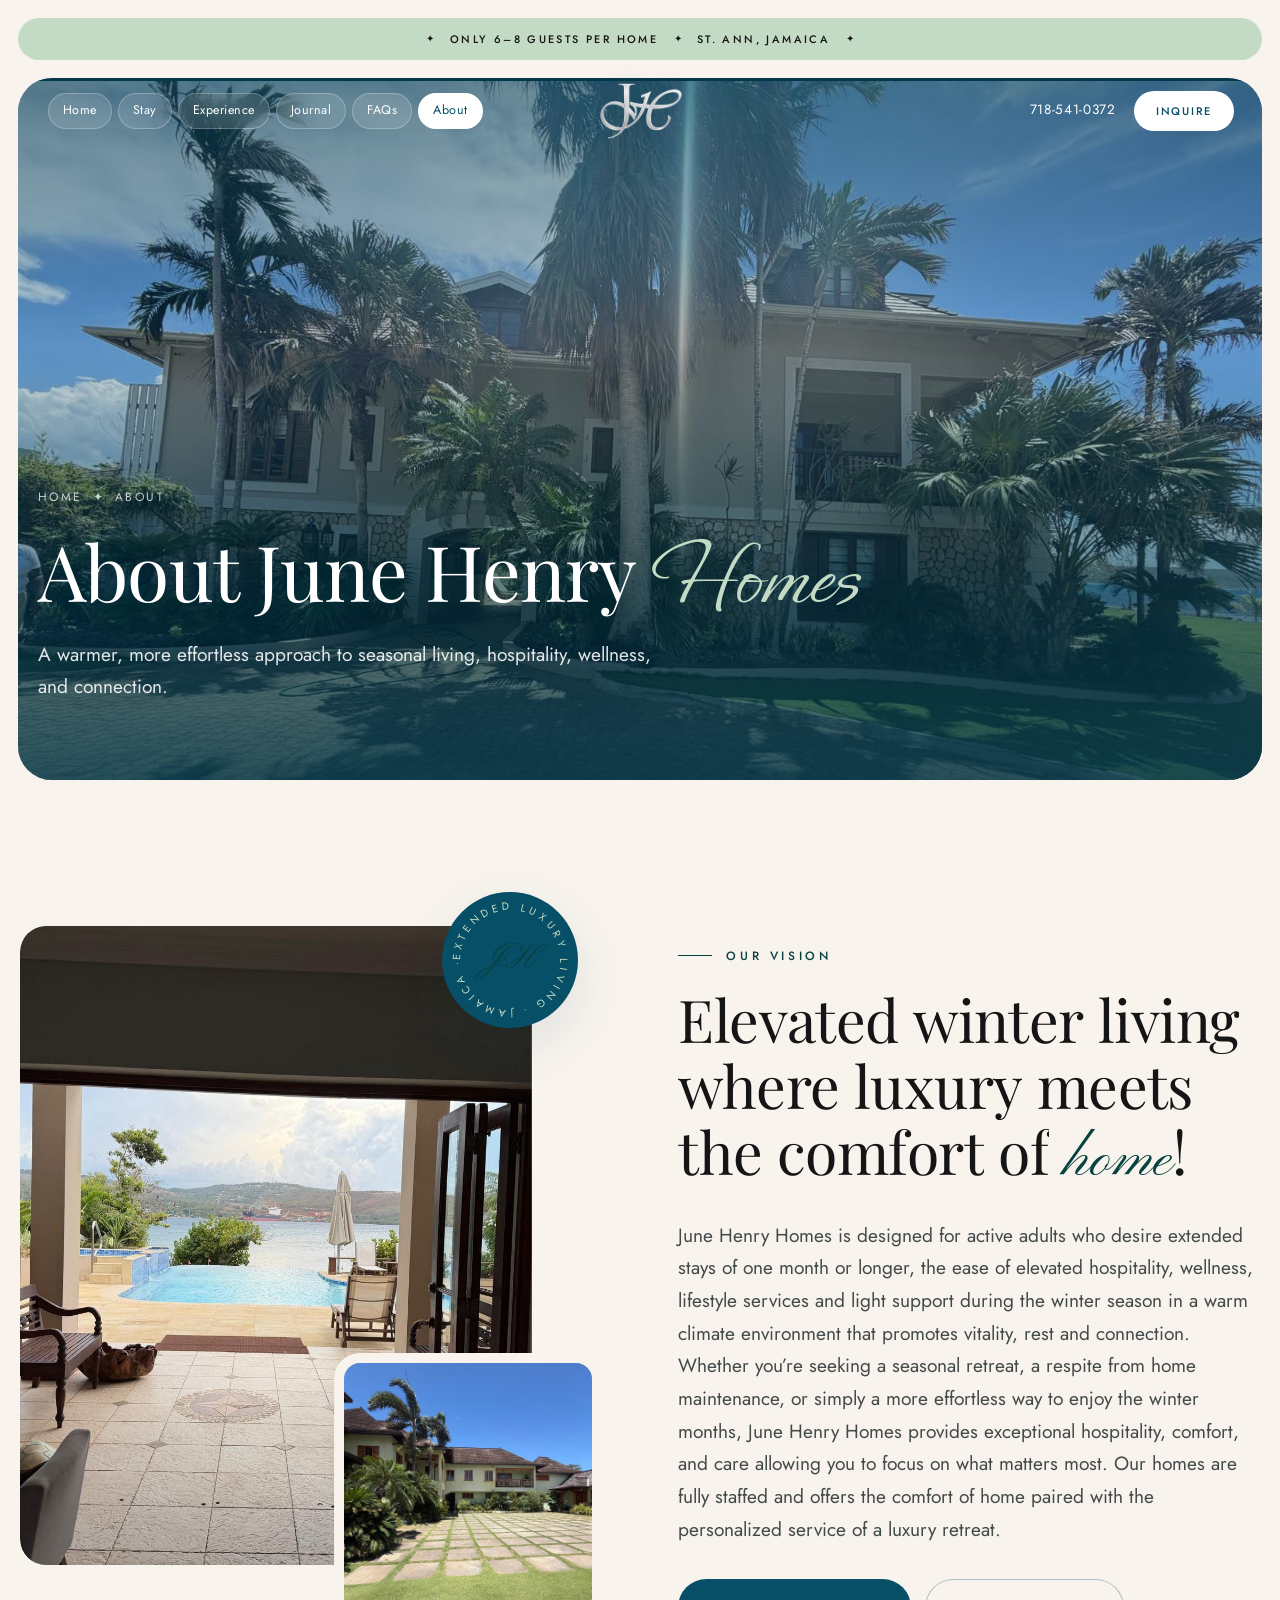
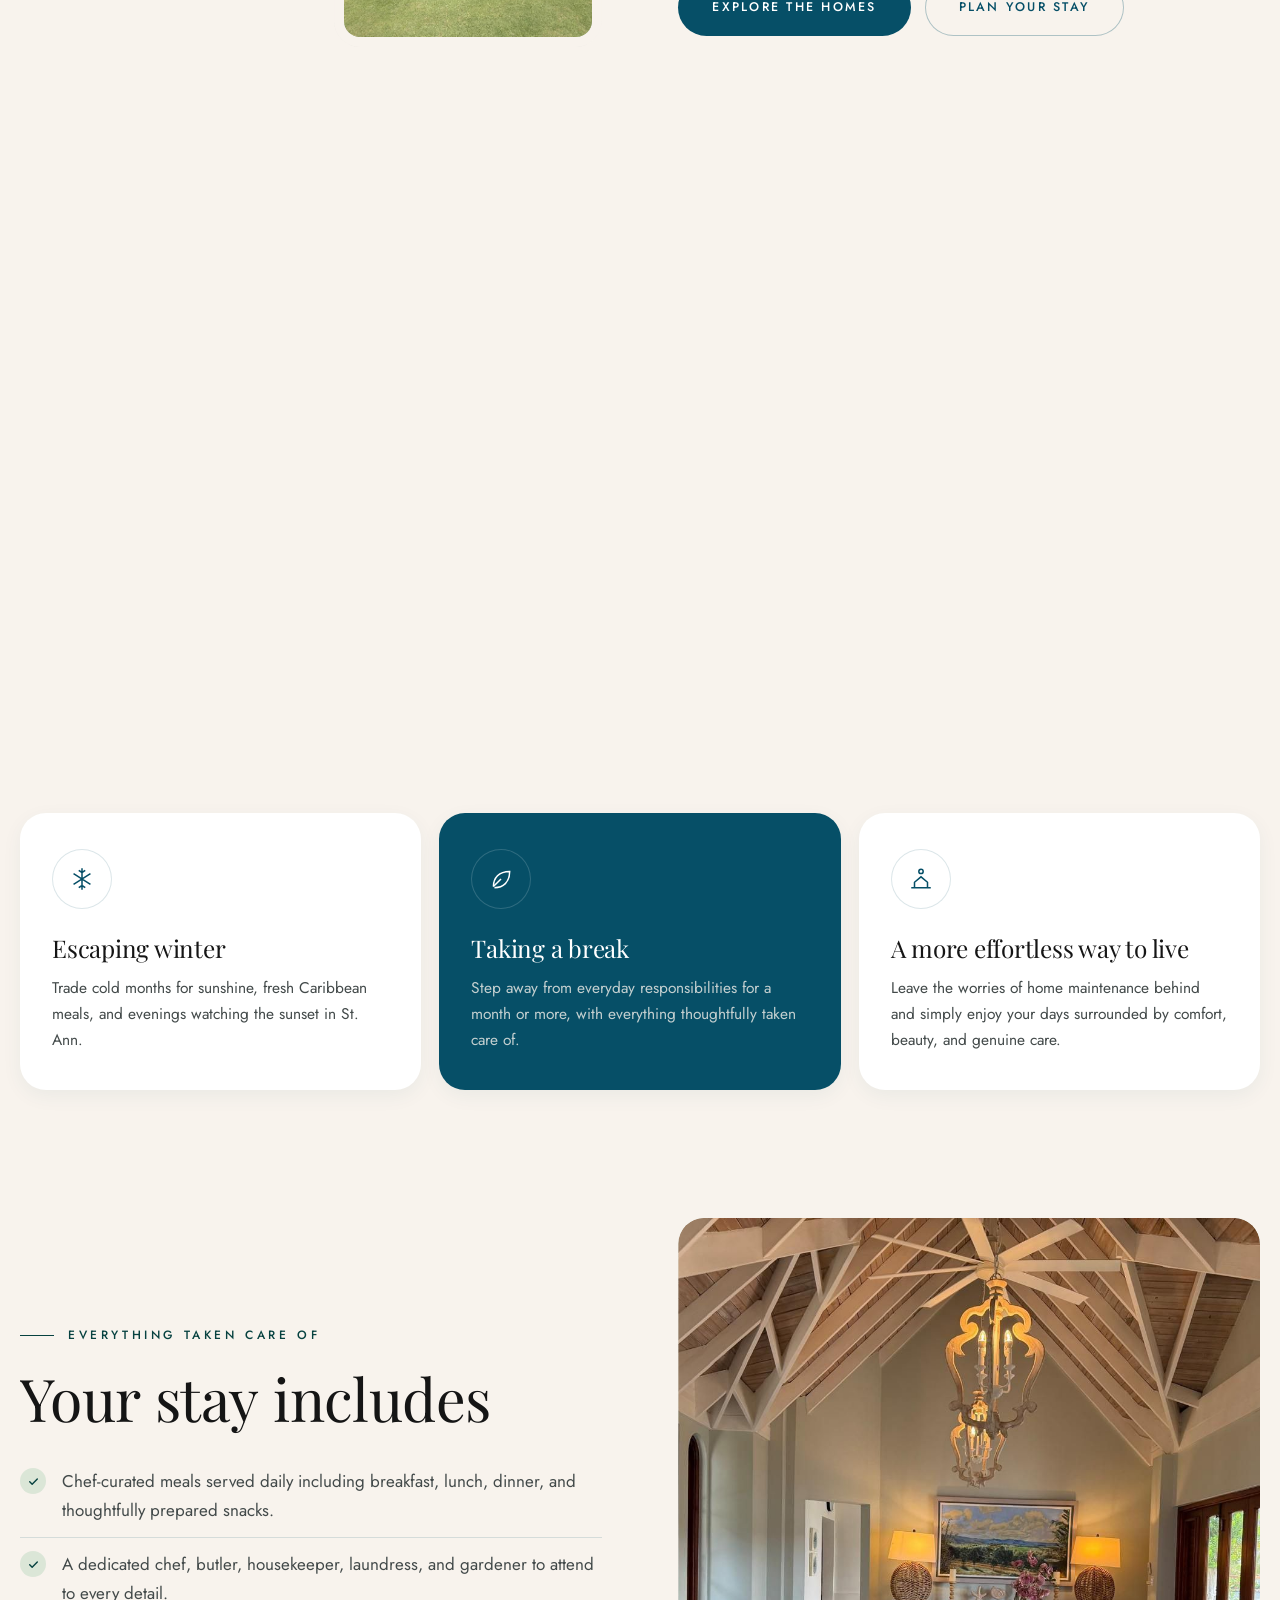
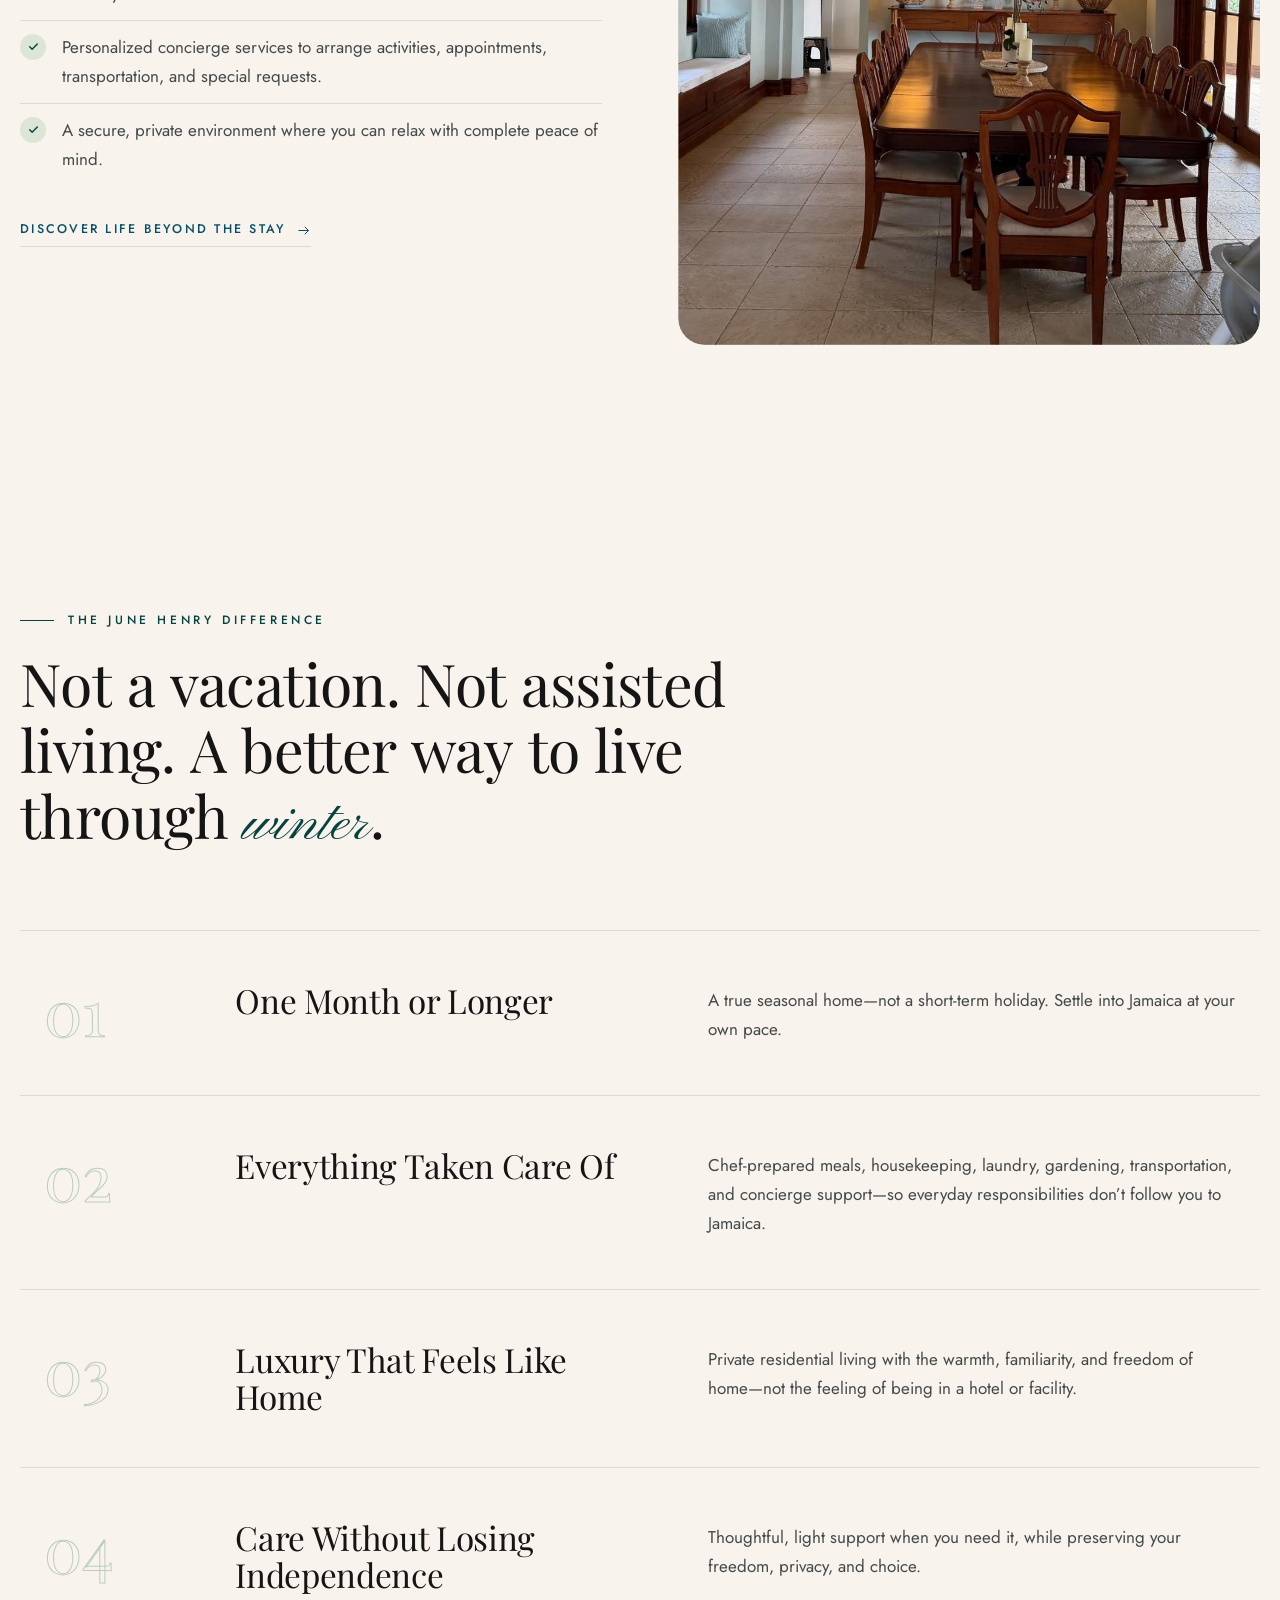
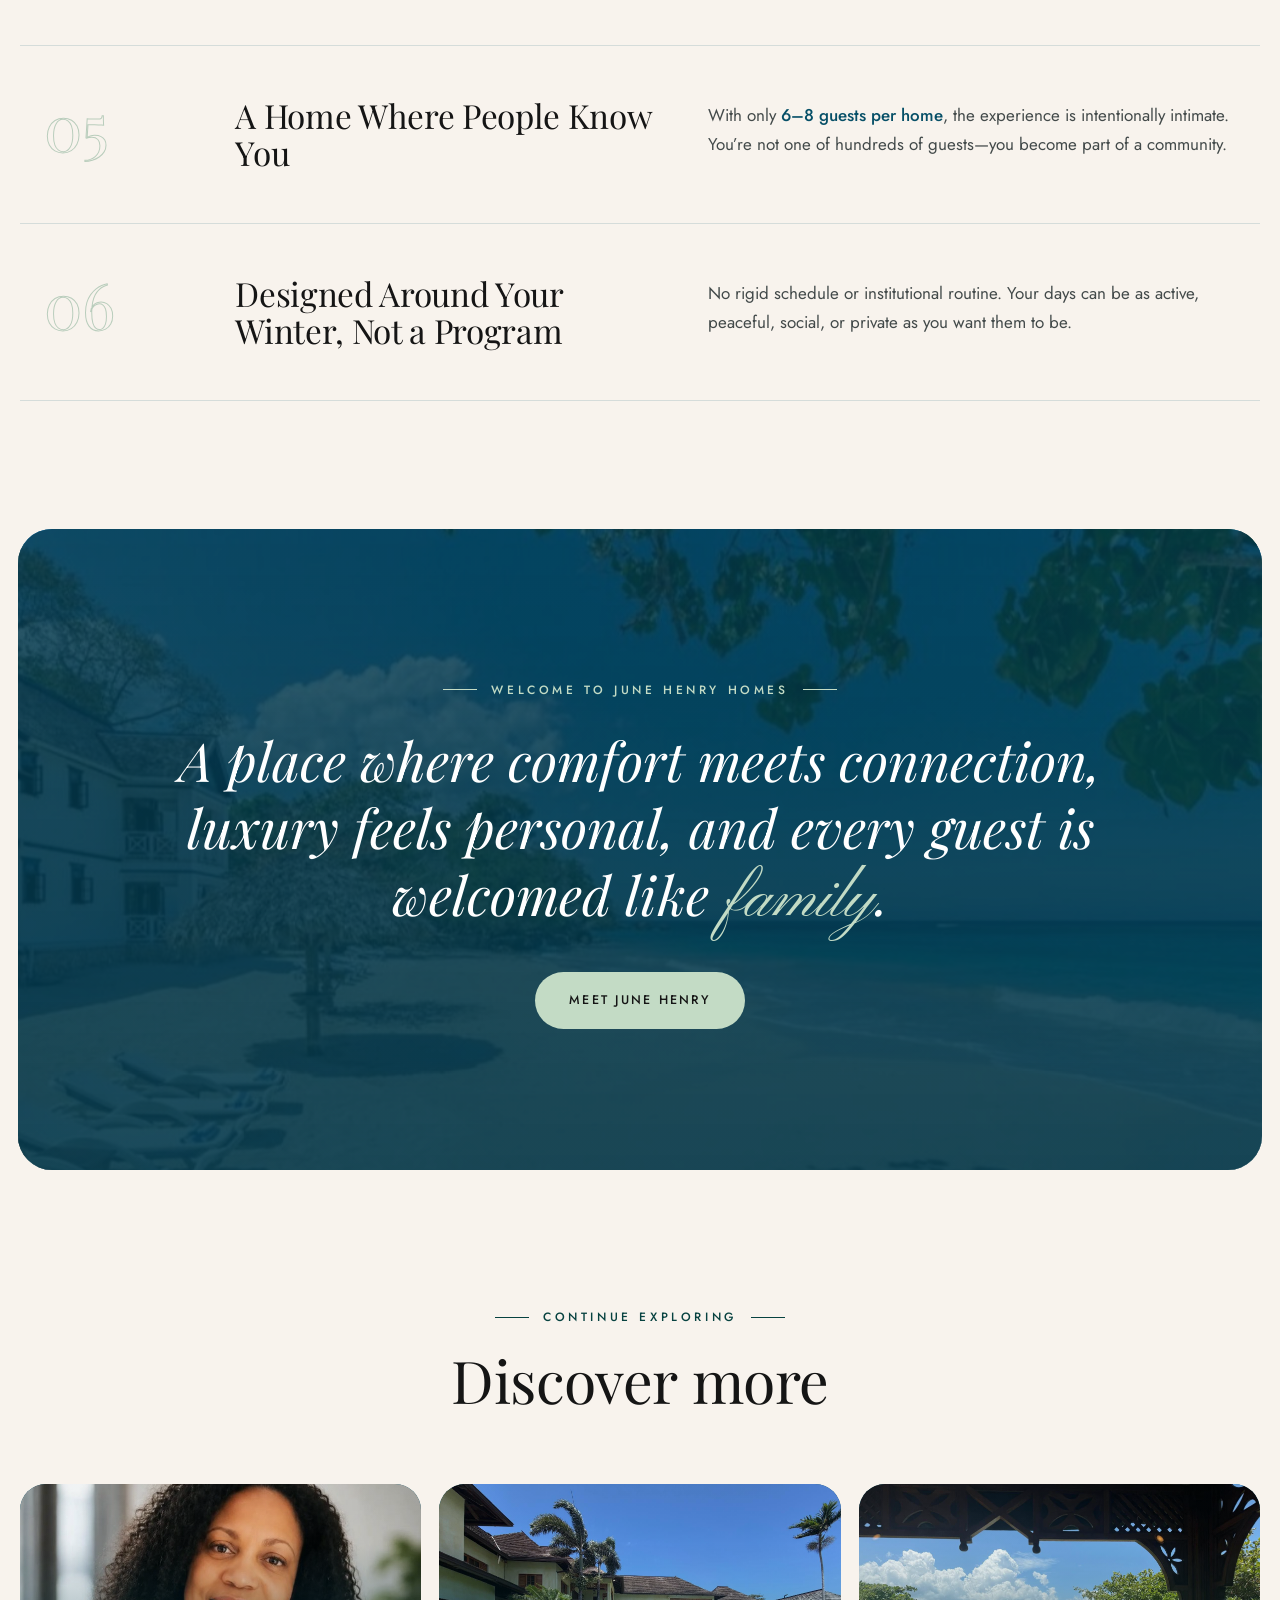
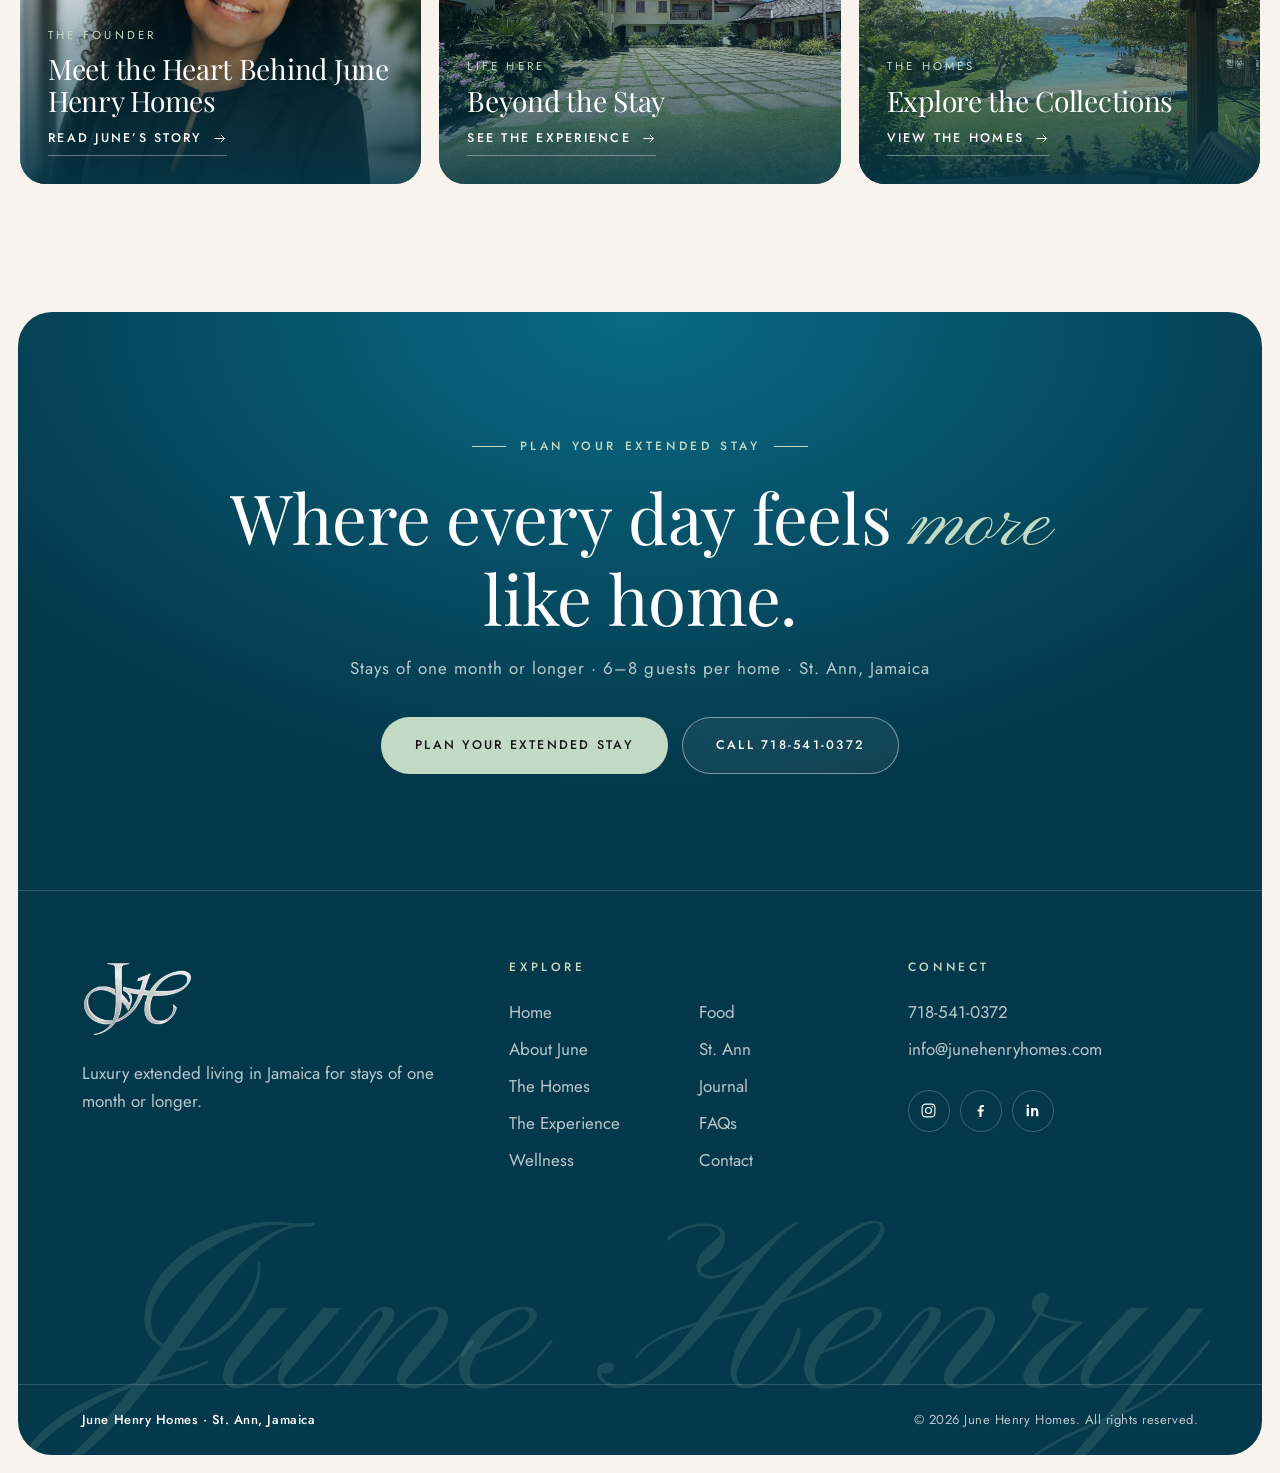
<file: about.html>
<!DOCTYPE html>
<html lang="en" class="no-js">
<head>
  <meta charset="UTF-8">
  <meta name="viewport" content="width=device-width, initial-scale=1">
  <title>About June Henry Homes | Elevated Seasonal Living in Jamaica</title>
  <meta name="description" content="Discover the vision behind June Henry Homes and a warmer, more effortless approach to seasonal living, hospitality, wellness, and connection.">
  <meta name="theme-color" content="#064F67">
  <meta property="og:type" content="website">
  <meta property="og:site_name" content="June Henry Homes">
  <meta property="og:title" content="About June Henry Homes | Elevated Seasonal Living in Jamaica">
  <meta property="og:description" content="Discover the vision behind June Henry Homes and a warmer, more effortless approach to seasonal living, hospitality, wellness, and connection.">
  <link rel="icon" href="data:image/svg+xml,%3Csvg xmlns='http://www.w3.org/2000/svg' viewBox='0 0 64 64'%3E%3Crect width='64' height='64' rx='16' fill='%23064F67'/%3E%3Ctext x='50%25' y='60%25' text-anchor='middle' font-family='Georgia,serif' font-size='28' fill='%23074240'%3EJH%3C/text%3E%3C/svg%3E">
  <link rel="preconnect" href="https://fonts.googleapis.com">
  <link rel="preconnect" href="https://fonts.gstatic.com" crossorigin>
  <link href="https://fonts.googleapis.com/css2?family=Jost:wght@300;400;500;600&family=Pinyon+Script&family=Ephesis&family=Playfair+Display:ital,wght@0,400;0,500;0,600;1,400;1,500&display=swap" rel="stylesheet">
  <link rel="stylesheet" href="css/base.css">
  <link rel="stylesheet" href="css/sections.css">
  <link rel="stylesheet" href="css/pages.css">
</head>
<body data-page="about">
  <div id="site-header"></div>

  <main id="main">
    <section class="page-hero">
      <div class="hero-media" data-parallax="0.12">
        <img src="images/villa-palms.jpg" alt="A June Henry Homes residence framed by palms" fetchpriority="high">
      </div>
      <div class="page-hero-content">
        <nav class="breadcrumb hero-anim" aria-label="Breadcrumb"><a href="index.html">Home</a><span aria-hidden="true">✦</span><span aria-current="page">About</span></nav>
        <h1 class="hero-anim" style="--d:.15s">About June Henry <span class="script">Homes</span></h1>
        <p class="lead hero-anim" style="--d:.35s">A warmer, more effortless approach to seasonal living, hospitality, wellness, and connection.</p>
      </div>
    </section>

    <!-- Vision -->
    <section class="section">
      <div class="container split">
        <div class="split-media">
          <div class="media-stack">
            <div class="media media-main reveal-mask"><img src="images/living-pool-view.jpg" alt="Living room opening onto the pool and the sea" loading="lazy"></div>
            <div class="media media-small reveal-mask" style="--d:.3s"><img src="images/courtyard-homes.jpg" alt="The courtyard between the June Henry Homes residences" loading="lazy"></div>
            <div class="rotating-badge" aria-hidden="true">
              <svg viewBox="0 0 136 136"><defs><path id="badgeCircle" d="M68,68 m-50,0 a50,50 0 1,1 100,0 a50,50 0 1,1 -100,0"/></defs><text><textPath href="#badgeCircle" textLength="312" lengthAdjust="spacing">Extended Luxury Living · Jamaica ·</textPath></text></svg>
              <span class="badge-core">JH</span>
            </div>
          </div>
        </div>
        <div class="split-body">
          <span class="eyebrow reveal">Our vision</span>
          <h2 class="h2" data-split>Elevated winter living where luxury meets the comfort of <span class="script">home</span>!</h2>
          <p class="lead reveal">June Henry Homes is designed for active adults who desire extended stays of one month or longer, the ease of elevated hospitality, wellness, lifestyle services and light support during the winter season in a warm climate environment that promotes vitality, rest and connection. Whether you’re seeking a seasonal retreat, a respite from home maintenance, or simply a more effortless way to enjoy the winter months, June Henry Homes provides exceptional hospitality, comfort, and care allowing you to focus on what matters most. Our homes are fully staffed and offers the comfort of home paired with the personalized service of a luxury retreat.</p>
          <div class="btn-row reveal">
            <a class="btn" href="homes.html">Explore the Homes</a>
            <a class="btn btn-outline" href="contact.html">Plan Your Stay</a>
          </div>
        </div>
      </div>
    </section>

    <!-- Stats -->
    <section class="section-tight" style="padding-top:0" aria-label="June Henry Homes at a glance">
      <div class="container stats">
        <div class="stat reveal"><div class="stat-num">1<small>+</small></div><div class="stat-label">Month minimum stay</div></div>
        <div class="stat reveal" style="--d:.08s"><div class="stat-num">6–8</div><div class="stat-label">Guests per home</div></div>
        <div class="stat reveal" style="--d:.16s"><div class="stat-num"><span data-count="5">5</span></div><div class="stat-label">Dedicated staff roles</div></div>
        <div class="stat reveal" style="--d:.24s"><div class="stat-num"><span data-count="3">3</span></div><div class="stat-label">Daily meals, plus snacks</div></div>
      </div>
    </section>

    <!-- Who we welcome -->
    <section class="section">
      <div class="container">
        <div class="section-head">
          <span class="eyebrow center reveal">Who we welcome</span>
          <h2 class="h2" data-split>A season designed around <span class="script">you</span>.</h2>
          <p class="lead reveal">For active adults, and for the families who want the very best for them.</p>
        </div>
        <div class="card-grid">
          <article class="info-card reveal" data-glow>
            <span class="icon-ring"><svg viewBox="0 0 24 24" fill="none" stroke="currentColor" stroke-width="1.4" aria-hidden="true"><path d="M12 2v20M4.2 7l15.6 10M4.2 17L19.8 7M9 4l3 2 3-2M9 20l3-2 3 2"/></svg></span>
            <h3>Escaping winter</h3>
            <p>Trade cold months for sunshine, fresh Caribbean meals, and evenings watching the sunset in St. Ann.</p>
          </article>
          <article class="info-card is-navy reveal" style="--d:.1s" data-glow>
            <span class="icon-ring"><svg viewBox="0 0 24 24" fill="none" stroke="currentColor" stroke-width="1.4" aria-hidden="true"><path d="M5 19c0-8 5-14 15-14 0 10-6 15-14 15"/><path d="M5 19l7-7"/></svg></span>
            <h3>Taking a break</h3>
            <p>Step away from everyday responsibilities for a month or more, with everything thoughtfully taken care of.</p>
          </article>
          <article class="info-card reveal" style="--d:.2s" data-glow>
            <span class="icon-ring"><svg viewBox="0 0 24 24" fill="none" stroke="currentColor" stroke-width="1.4" aria-hidden="true"><path d="M3 20h18M6 20v-5l6-5 6 5v5"/><circle cx="12" cy="5" r="2"/></svg></span>
            <h3>A more effortless way to live</h3>
            <p>Leave the worries of home maintenance behind and simply enjoy your days surrounded by comfort, beauty, and genuine care.</p>
          </article>
        </div>
      </div>
    </section>

    <!-- Your stay includes -->
    <section class="section" style="padding-top:0">
      <div class="container split reverse">
        <div class="split-media">
          <div class="media reveal-mask"><img src="images/dining-room.jpg" alt="The dining room set for a shared meal" loading="lazy"></div>
        </div>
        <div class="split-body">
          <span class="eyebrow reveal">Everything taken care of</span>
          <h2 class="h2" data-split>Your stay includes</h2>
          <ul class="check-list reveal">
            <li>Chef-curated meals served daily including breakfast, lunch, dinner, and thoughtfully prepared snacks.</li>
            <li>A dedicated chef, butler, housekeeper, laundress, and gardener to attend to every detail.</li>
            <li>Personalized concierge services to arrange activities, appointments, transportation, and special requests.</li>
            <li>A secure, private environment where you can relax with complete peace of mind.</li>
          </ul>
          <div class="btn-row reveal">
            <a class="link-arrow" href="beyond.html">Discover life beyond the stay <svg viewBox="0 0 24 24" fill="none" stroke="currentColor" stroke-width="1.6" aria-hidden="true"><path d="M4 12h16M14 6l6 6-6 6"/></svg></a>
          </div>
        </div>
      </div>
    </section>

    <!-- The June Henry difference, merged in from its own page -->
    <section class="section" id="difference" aria-labelledby="difference-title">
      <div class="container">
        <div class="section-head left">
          <span class="eyebrow reveal">The June Henry difference</span>
          <h2 id="difference-title" class="h2" data-split>Not a vacation. Not assisted living. A better way to live through <span class="script">winter</span>.</h2>
        </div>
        <div class="feature-rows">
          <div class="feature-row reveal">
            <span class="feature-num" aria-hidden="true">01</span>
            <h3>One Month or Longer</h3>
            <p>A true seasonal home—not a short-term holiday. Settle into Jamaica at your own pace.</p>
          </div>
          <div class="feature-row reveal">
            <span class="feature-num" aria-hidden="true">02</span>
            <h3>Everything Taken Care Of</h3>
            <p>Chef-prepared meals, housekeeping, laundry, gardening, transportation, and concierge support—so everyday responsibilities don’t follow you to Jamaica.</p>
          </div>
          <div class="feature-row reveal">
            <span class="feature-num" aria-hidden="true">03</span>
            <h3>Luxury That Feels Like Home</h3>
            <p>Private residential living with the warmth, familiarity, and freedom of home—not the feeling of being in a hotel or facility.</p>
          </div>
          <div class="feature-row reveal">
            <span class="feature-num" aria-hidden="true">04</span>
            <h3>Care Without Losing Independence</h3>
            <p>Thoughtful, light support when you need it, while preserving your freedom, privacy, and choice.</p>
          </div>
          <div class="feature-row reveal">
            <span class="feature-num" aria-hidden="true">05</span>
            <h3>A Home Where People Know You</h3>
            <p>With only <strong>6–8 guests per home</strong>, the experience is intentionally intimate. You’re not one of hundreds of guests—you become part of a community.</p>
          </div>
          <div class="feature-row reveal">
            <span class="feature-num" aria-hidden="true">06</span>
            <h3>Designed Around Your Winter, Not a Program</h3>
            <p>No rigid schedule or institutional routine. Your days can be as active, peaceful, social, or private as you want them to be.</p>
          </div>
        </div>
      </div>
    </section>

    <!-- Promise -->
    <section class="quote-band has-image" aria-label="Our promise">
      <div class="jamaica-bg" data-parallax="0.1"><img src="images/beach-cove.jpg" alt="The beach and cove beside the residences" loading="lazy"></div>
      <span class="eyebrow center light reveal">Welcome to June Henry Homes</span>
      <blockquote class="reveal">A place where comfort meets connection, luxury feels personal, and every guest is welcomed like <span class="script">family</span>.</blockquote>
      <div class="btn-row center reveal">
        <a class="btn btn-gold" href="heart.html">Meet June Henry</a>
      </div>
    </section>

    <!-- Continue exploring -->
    <section class="section">
      <div class="container">
        <div class="section-head">
          <span class="eyebrow center reveal">Continue exploring</span>
          <h2 class="h2" data-split>Discover more</h2>
        </div>
        <div class="collection-nav">
          <a class="collection-link reveal" href="heart.html">
            <img src="images/june-henry.jpg" alt="" loading="lazy">
            <span class="count">The founder</span>
            <h3>Meet the Heart Behind June Henry Homes</h3>
            <span class="link-arrow">Read June’s story <svg viewBox="0 0 24 24" fill="none" stroke="currentColor" stroke-width="1.6" aria-hidden="true"><path d="M4 12h16M14 6l6 6-6 6"/></svg></span>
          </a>
          <a class="collection-link reveal" style="--d:.1s" href="beyond.html">
            <img src="images/courtyard-homes.jpg" alt="The courtyard between the June Henry Homes residences" loading="lazy">
            <span class="count">Life here</span>
            <h3>Beyond the Stay</h3>
            <span class="link-arrow">See the experience <svg viewBox="0 0 24 24" fill="none" stroke="currentColor" stroke-width="1.6" aria-hidden="true"><path d="M4 12h16M14 6l6 6-6 6"/></svg></span>
          </a>
          <a class="collection-link reveal" style="--d:.2s" href="homes.html">
            <img src="images/gazebo-beach.jpg" alt="The gazebo looking over the private beach" loading="lazy">
            <span class="count">The homes</span>
            <h3>Explore the Collections</h3>
            <span class="link-arrow">View the homes <svg viewBox="0 0 24 24" fill="none" stroke="currentColor" stroke-width="1.6" aria-hidden="true"><path d="M4 12h16M14 6l6 6-6 6"/></svg></span>
          </a>
        </div>
      </div>
    </section>
  </main>

  <div id="site-footer"></div>
  <script src="js/components.js"></script>
  <script src="js/main.js"></script>
</body>
</html>
</file>
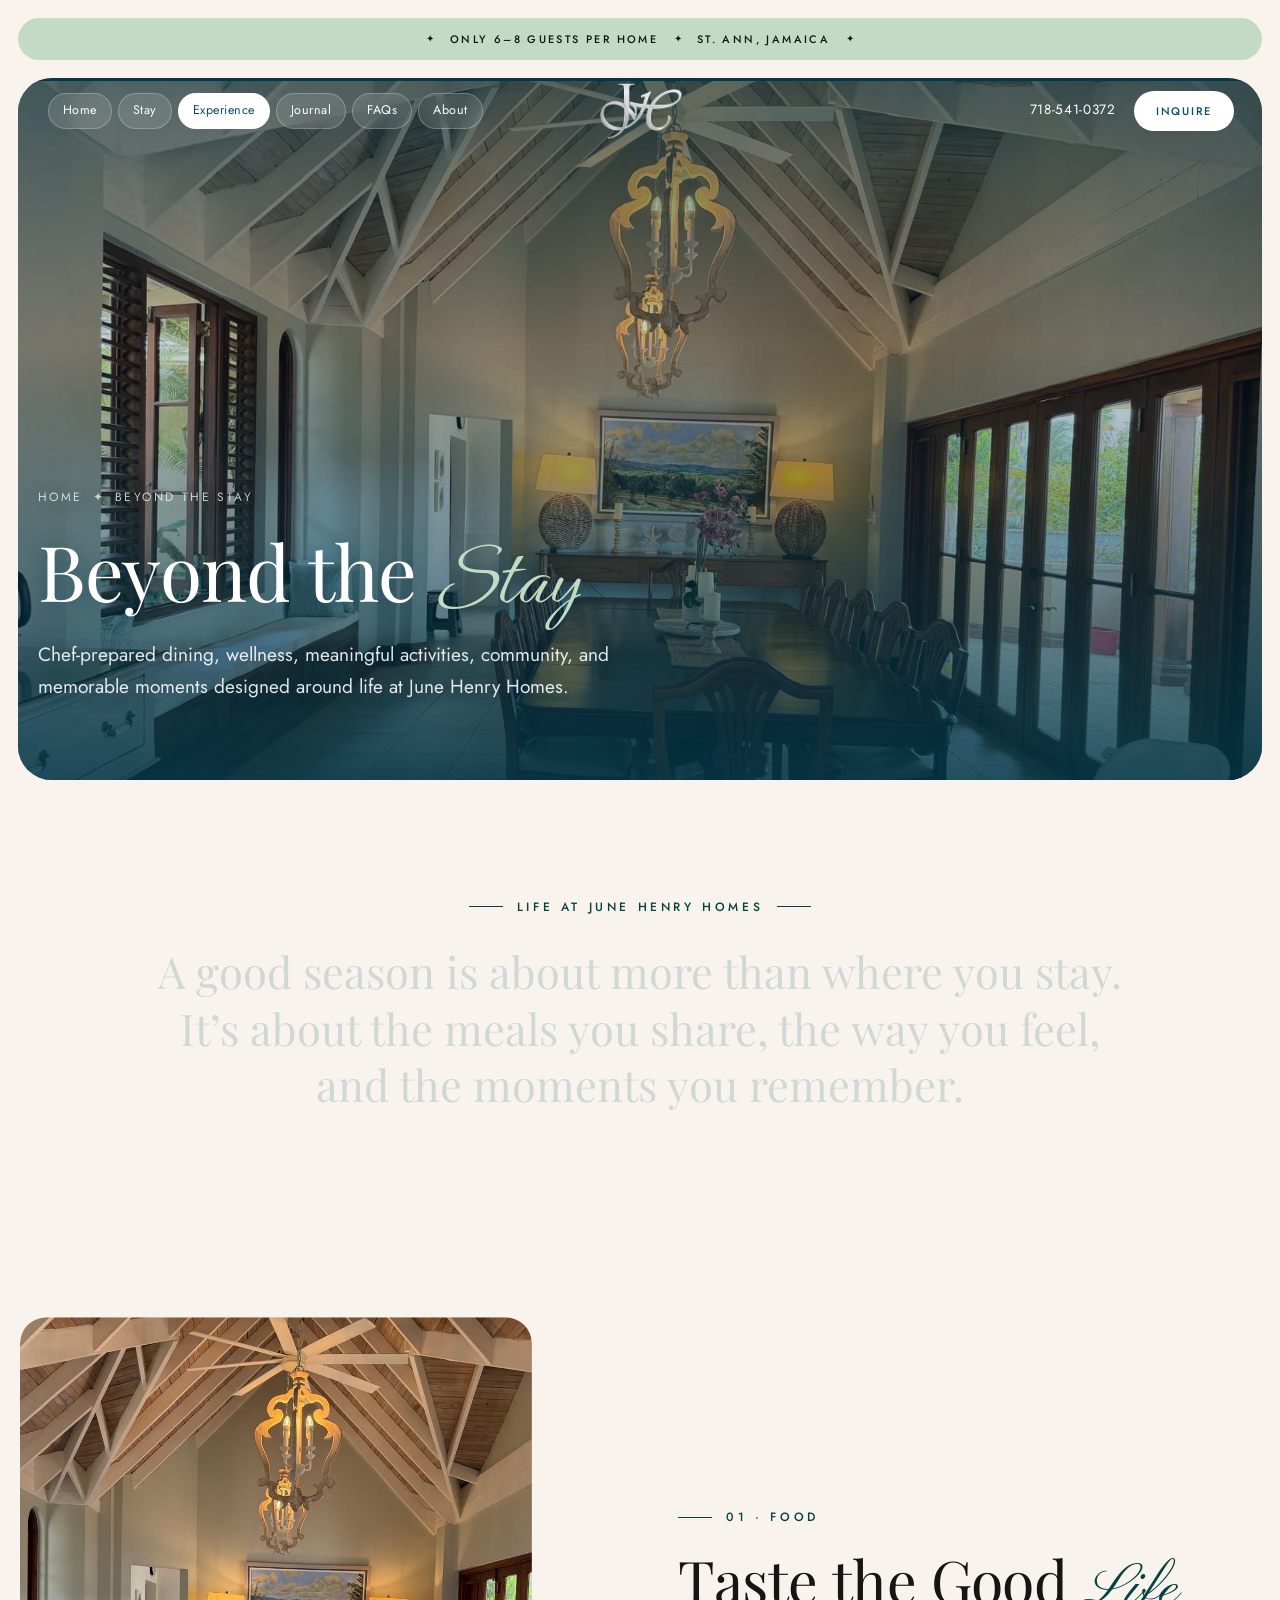
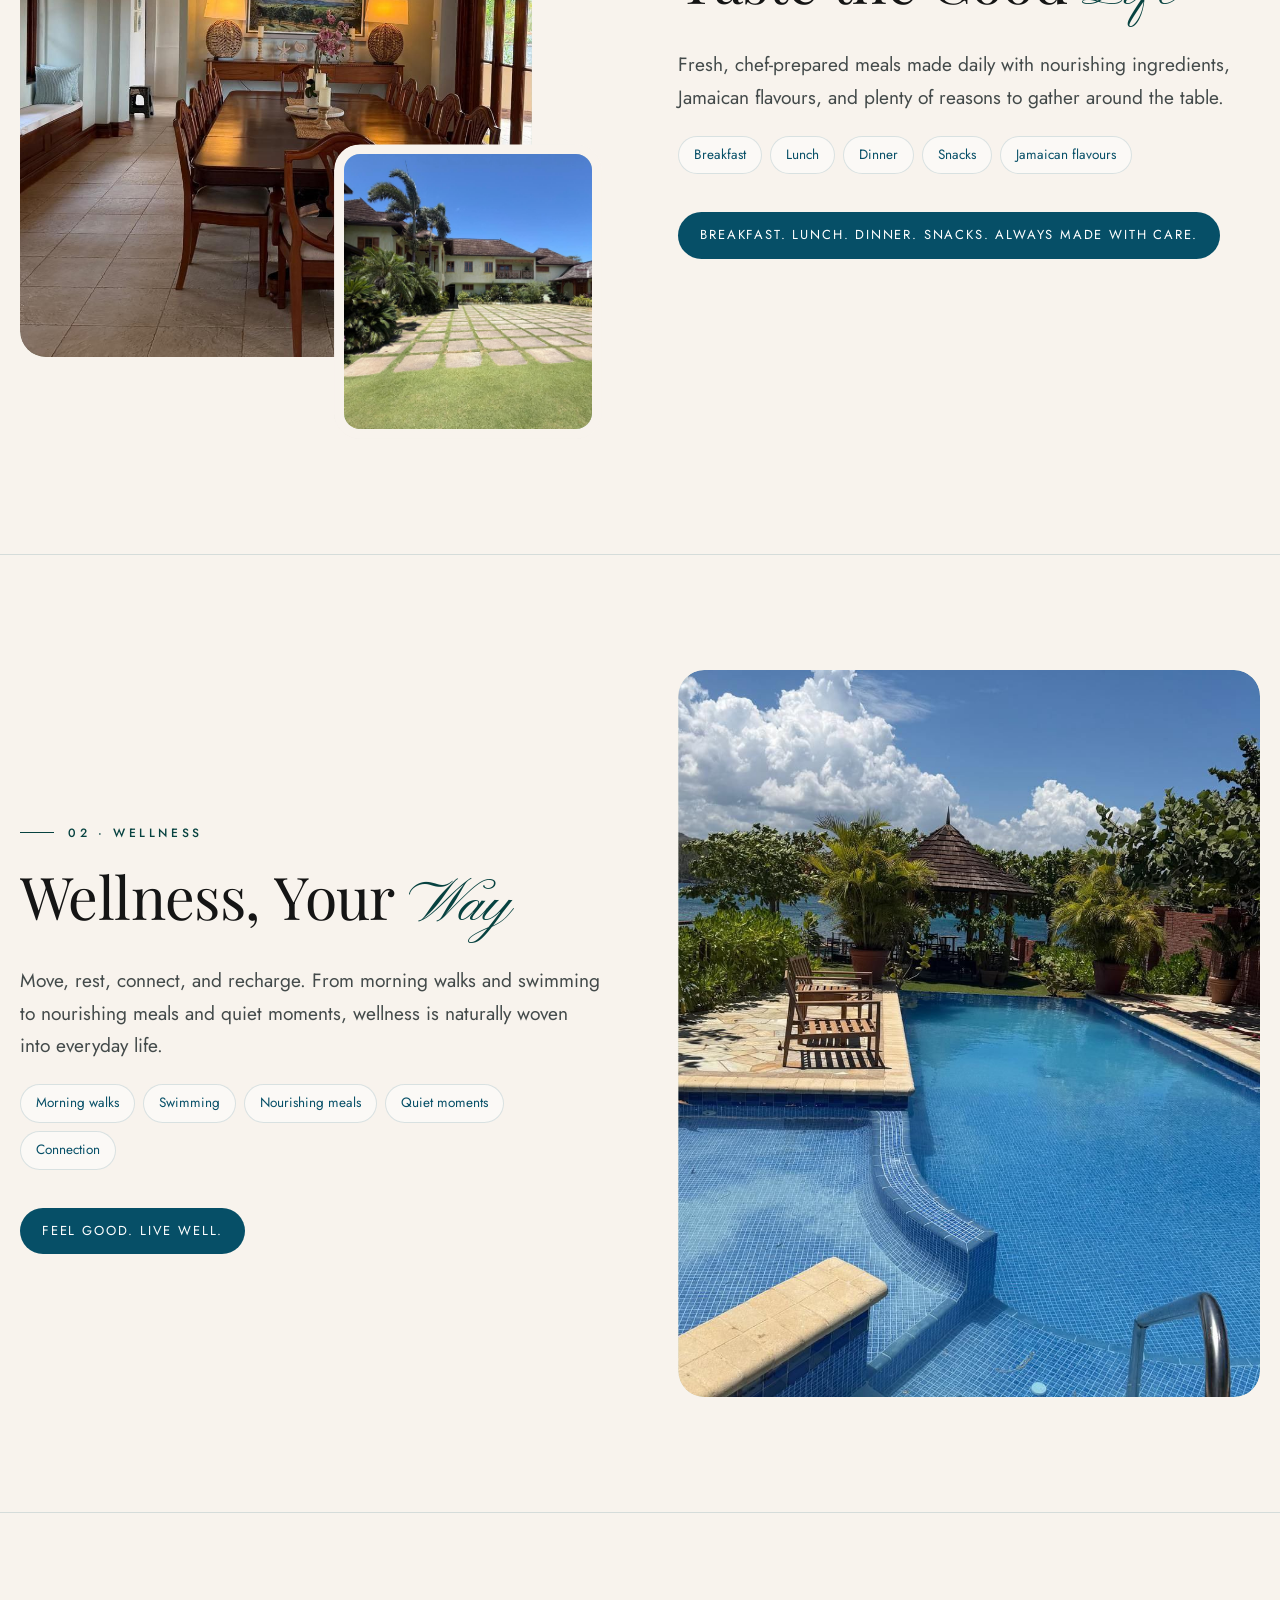
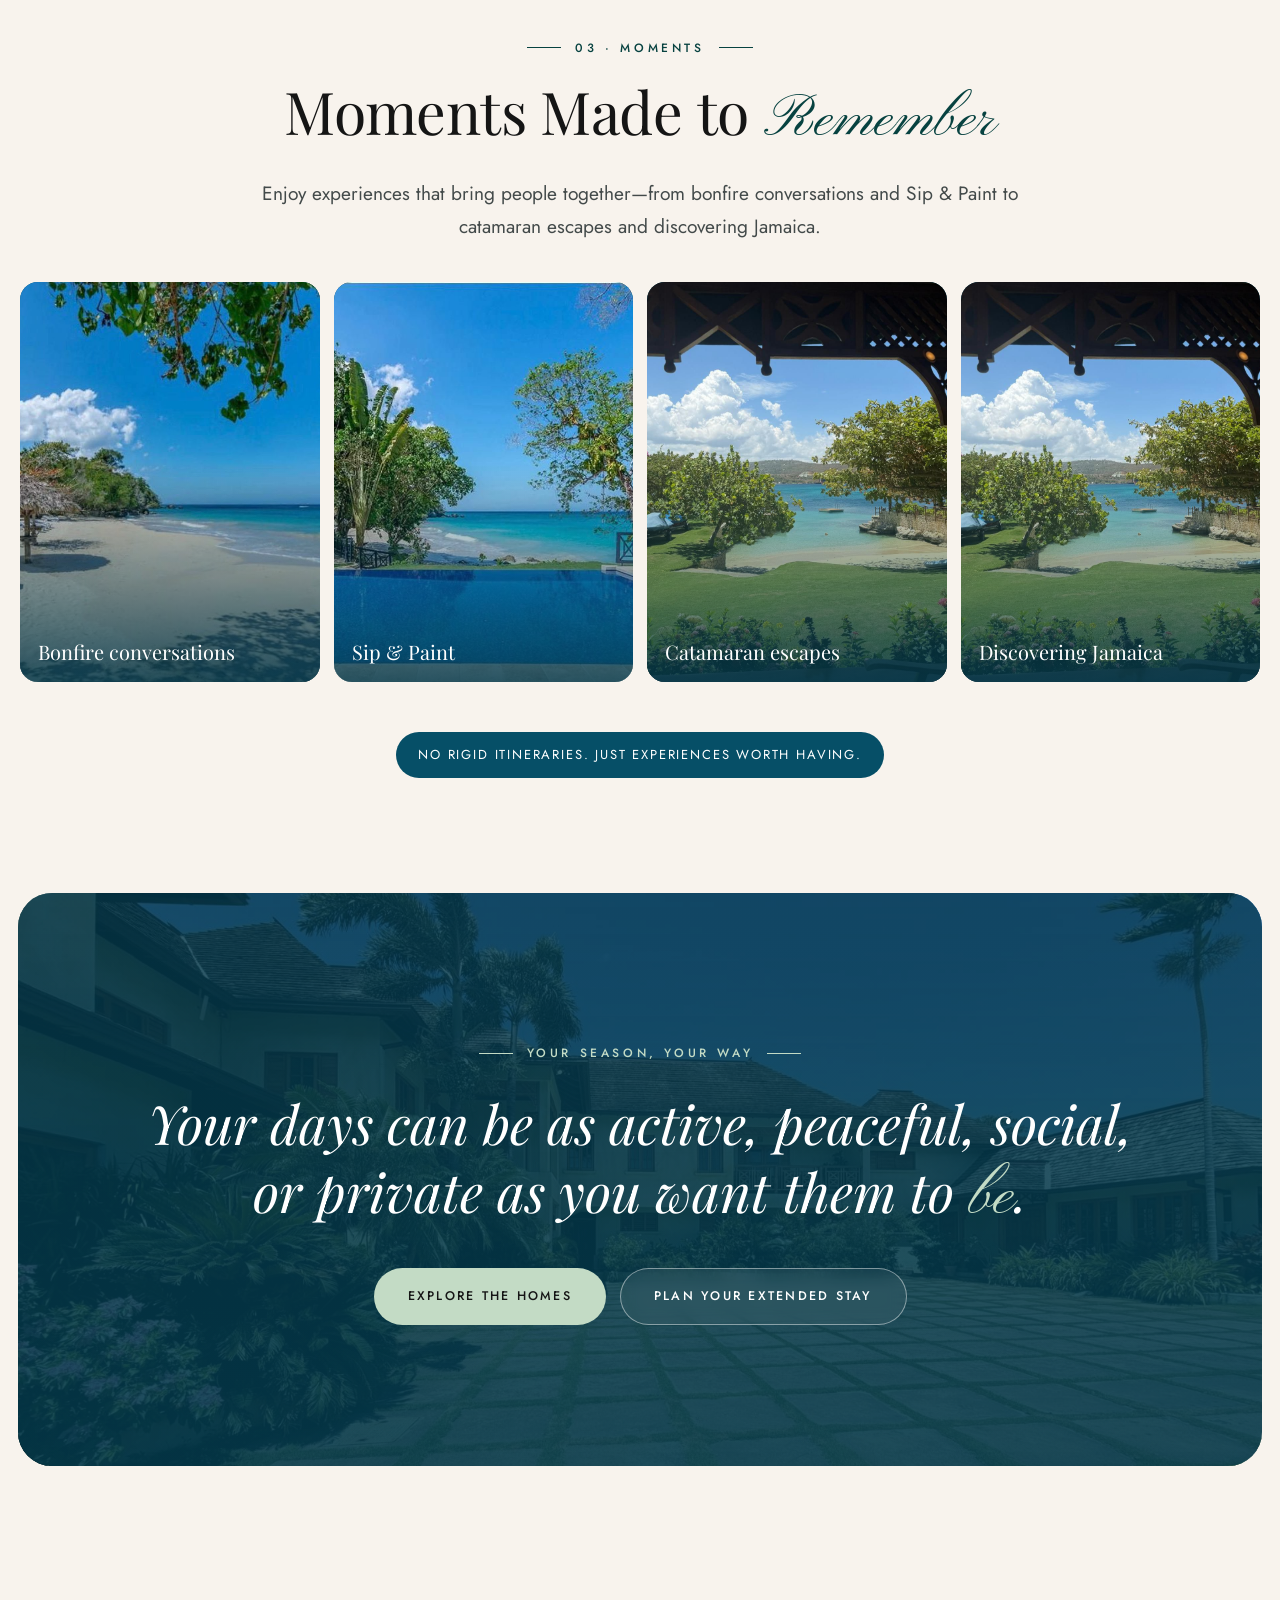
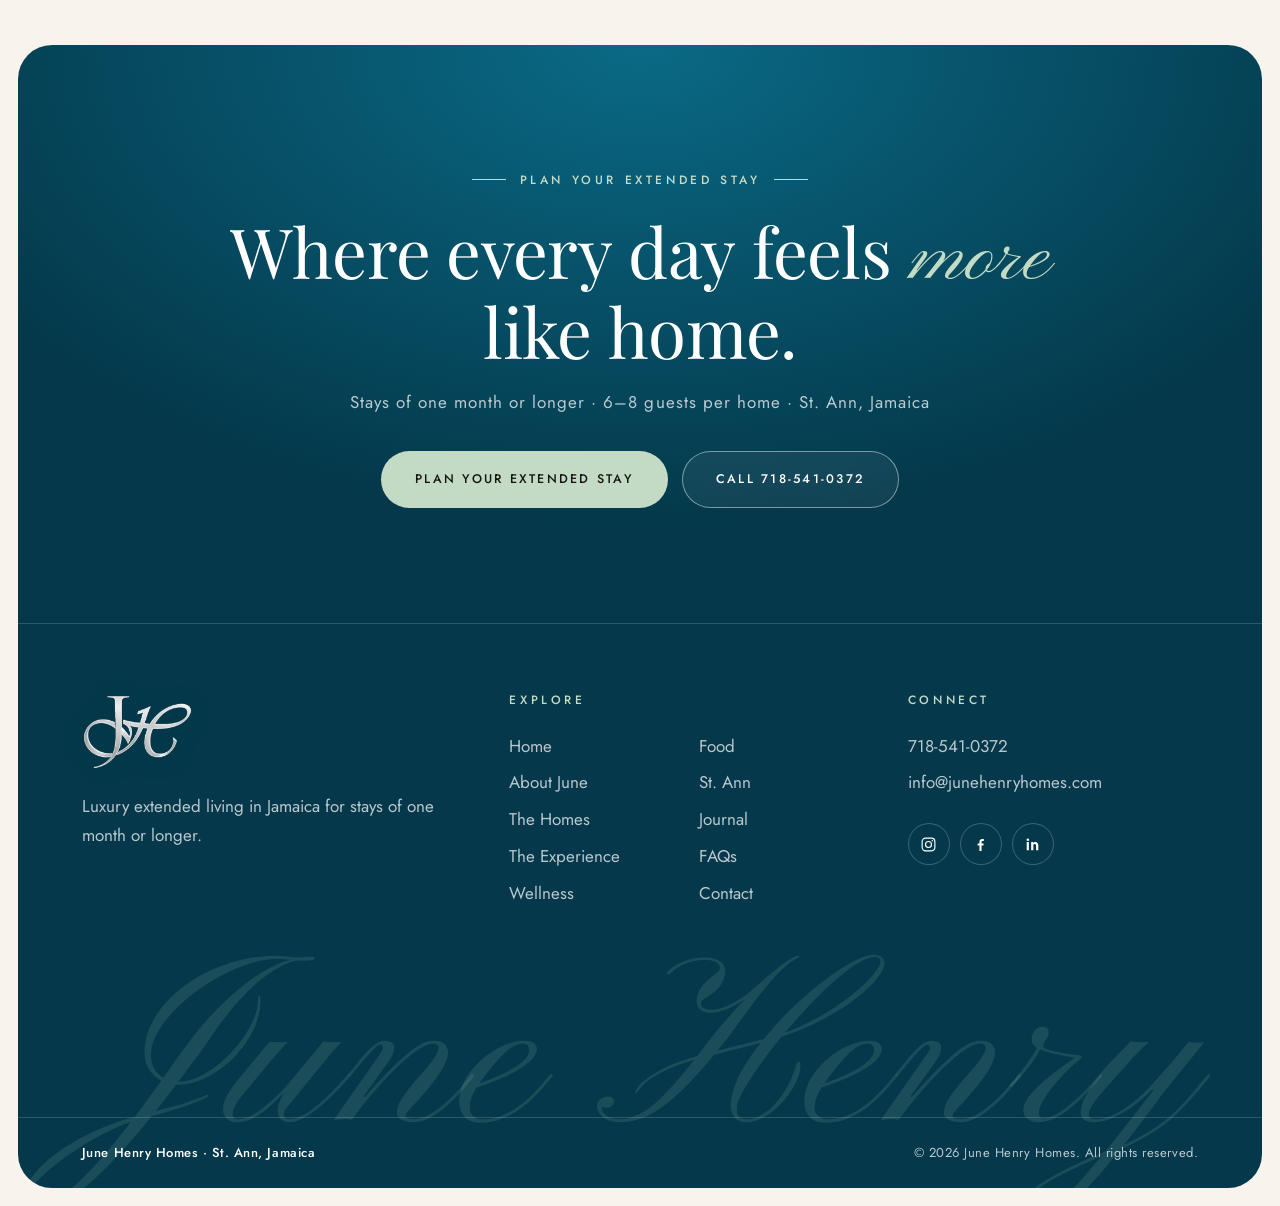
<file: beyond.html>
<!DOCTYPE html>
<html lang="en" class="no-js">
<head>
  <meta charset="UTF-8">
  <meta name="viewport" content="width=device-width, initial-scale=1">
  <title>Beyond the Stay | Life at June Henry Homes</title>
  <meta name="description" content="Experience chef-prepared dining, wellness, meaningful activities, community, and memorable moments designed around life at June Henry Homes.">
  <meta name="theme-color" content="#064F67">
  <meta property="og:type" content="website">
  <meta property="og:site_name" content="June Henry Homes">
  <meta property="og:title" content="Beyond the Stay | Life at June Henry Homes">
  <meta property="og:description" content="Experience chef-prepared dining, wellness, meaningful activities, community, and memorable moments designed around life at June Henry Homes.">
  <link rel="icon" href="data:image/svg+xml,%3Csvg xmlns='http://www.w3.org/2000/svg' viewBox='0 0 64 64'%3E%3Crect width='64' height='64' rx='16' fill='%23064F67'/%3E%3Ctext x='50%25' y='60%25' text-anchor='middle' font-family='Georgia,serif' font-size='28' fill='%23074240'%3EJH%3C/text%3E%3C/svg%3E">
  <link rel="preconnect" href="https://fonts.googleapis.com">
  <link rel="preconnect" href="https://fonts.gstatic.com" crossorigin>
  <link href="https://fonts.googleapis.com/css2?family=Jost:wght@300;400;500;600&family=Pinyon+Script&family=Ephesis&family=Playfair+Display:ital,wght@0,400;0,500;0,600;1,400;1,500&display=swap" rel="stylesheet">
  <link rel="stylesheet" href="css/base.css">
  <link rel="stylesheet" href="css/sections.css">
  <link rel="stylesheet" href="css/pages.css">
</head>
<body data-page="beyond">
  <div id="site-header"></div>

  <main id="main">
    <section class="page-hero">
      <div class="hero-media" data-parallax="0.12">
        <img src="images/dining-room.jpg" alt="The dining room set for a shared meal" fetchpriority="high">
      </div>
      <div class="page-hero-content">
        <nav class="breadcrumb hero-anim" aria-label="Breadcrumb"><a href="index.html">Home</a><span aria-hidden="true">✦</span><span aria-current="page">Beyond the Stay</span></nav>
        <h1 class="hero-anim" style="--d:.15s">Beyond the <span class="script">Stay</span></h1>
        <p class="lead hero-anim" style="--d:.35s">Chef-prepared dining, wellness, meaningful activities, community, and memorable moments designed around life at June Henry Homes.</p>
      </div>
    </section>

    <section class="section-tight">
      <div class="container page-intro">
        <span class="eyebrow center reveal">Life at June Henry Homes</span>
        <p class="scrub-text" data-scrub>A good season is about more than where you stay. It’s about the meals you share, the way you feel, and the moments you remember.</p>
      </div>
    </section>

    <!-- Food -->
    <section class="experience" id="food" aria-labelledby="food-title">
      <div class="container split">
        <div class="split-media">
          <div class="media-stack">
            <div class="media media-main reveal-mask"><img src="images/dining-room.jpg" alt="The dining room set for a shared meal" loading="lazy"></div>
            <div class="media media-small reveal-mask" style="--d:.3s"><img src="images/courtyard-homes.jpg" alt="The courtyard between the June Henry Homes residences" loading="lazy"></div>
          </div>
        </div>
        <div class="split-body">
          <span class="eyebrow reveal">01 · Food</span>
          <h2 id="food-title" class="h2" data-split>Taste the Good <span class="script">Life</span></h2>
          <p class="lead reveal">Fresh, chef-prepared meals made daily with nourishing ingredients, Jamaican flavours, and plenty of reasons to gather around the table.</p>
          <ul class="chips reveal">
            <li>Breakfast</li><li>Lunch</li><li>Dinner</li><li>Snacks</li><li>Jamaican flavours</li>
          </ul>
          <div class="reveal" style="margin-top:28px"><span class="tagline-bar">Breakfast. Lunch. Dinner. Snacks. Always made with care.</span></div>
        </div>
      </div>
    </section>

    <!-- Wellness -->
    <section class="experience" id="wellness" aria-labelledby="wellness-title">
      <div class="container split reverse">
        <div class="split-media">
          <div class="media reveal-mask"><img src="images/pool-terrace.jpg" alt="The pool terrace overlooking the sea" loading="lazy"></div>
        </div>
        <div class="split-body">
          <span class="eyebrow reveal">02 · Wellness</span>
          <h2 id="wellness-title" class="h2" data-split>Wellness, Your <span class="script">Way</span></h2>
          <p class="lead reveal">Move, rest, connect, and recharge. From morning walks and swimming to nourishing meals and quiet moments, wellness is naturally woven into everyday life.</p>
          <ul class="chips reveal">
            <li>Morning walks</li><li>Swimming</li><li>Nourishing meals</li><li>Quiet moments</li><li>Connection</li>
          </ul>
          <div class="reveal" style="margin-top:28px"><span class="tagline-bar">Feel good. Live well.</span></div>
        </div>
      </div>
    </section>

    <!-- Moments -->
    <section class="experience" id="moments" aria-labelledby="moments-title">
      <div class="container">
        <div class="section-head" style="margin-bottom:0">
          <span class="eyebrow center reveal">03 · Moments</span>
          <h2 id="moments-title" class="h2" data-split>Moments Made to <span class="script">Remember</span></h2>
          <p class="lead reveal">Enjoy experiences that bring people together—from bonfire conversations and Sip &amp; Paint to catamaran escapes and discovering Jamaica.</p>
        </div>
        <div class="moments">
          <figure class="moment reveal" style="margin:0">
            <img src="images/beach-cove.jpg" alt="The beach and cove beside the residences" loading="lazy">
            <figcaption><span>Bonfire conversations</span></figcaption>
          </figure>
          <figure class="moment reveal" style="margin:0;--d:.08s">
            <img src="images/pool-beachfront.jpg" alt="The beachfront pool at June Henry Homes" loading="lazy">
            <figcaption><span>Sip &amp; Paint</span></figcaption>
          </figure>
          <figure class="moment reveal" style="margin:0;--d:.16s">
            <img src="images/gazebo-beach.jpg" alt="The gazebo looking over the private beach" loading="lazy">
            <figcaption><span>Catamaran escapes</span></figcaption>
          </figure>
          <figure class="moment reveal" style="margin:0;--d:.24s">
            <img src="images/gazebo-beach.jpg" alt="The gazebo looking over the private beach" loading="lazy">
            <figcaption><span>Discovering Jamaica</span></figcaption>
          </figure>
        </div>
        <div class="center reveal" style="margin-top:40px"><span class="tagline-bar">No rigid itineraries. Just experiences worth having.</span></div>
      </div>
    </section>

    <section class="quote-band has-image" aria-label="Experiences that bring people together">
      <div class="jamaica-bg" data-parallax="0.1"><img src="images/courtyard-homes.jpg" alt="The courtyard between the June Henry Homes residences" loading="lazy"></div>
      <span class="eyebrow center light reveal">Your season, your way</span>
      <blockquote class="reveal">Your days can be as active, peaceful, social, or private as you want them to <span class="script">be</span>.</blockquote>
      <div class="btn-row center reveal">
        <a class="btn btn-gold" href="homes.html">Explore the Homes</a>
        <a class="btn btn-ghost-light" href="contact.html">Plan Your Extended Stay</a>
      </div>
    </section>
    <div class="section-tight" aria-hidden="true"></div>
  </main>

  <div id="site-footer"></div>
  <script src="js/components.js"></script>
  <script src="js/main.js"></script>
</body>
</html>
</file>
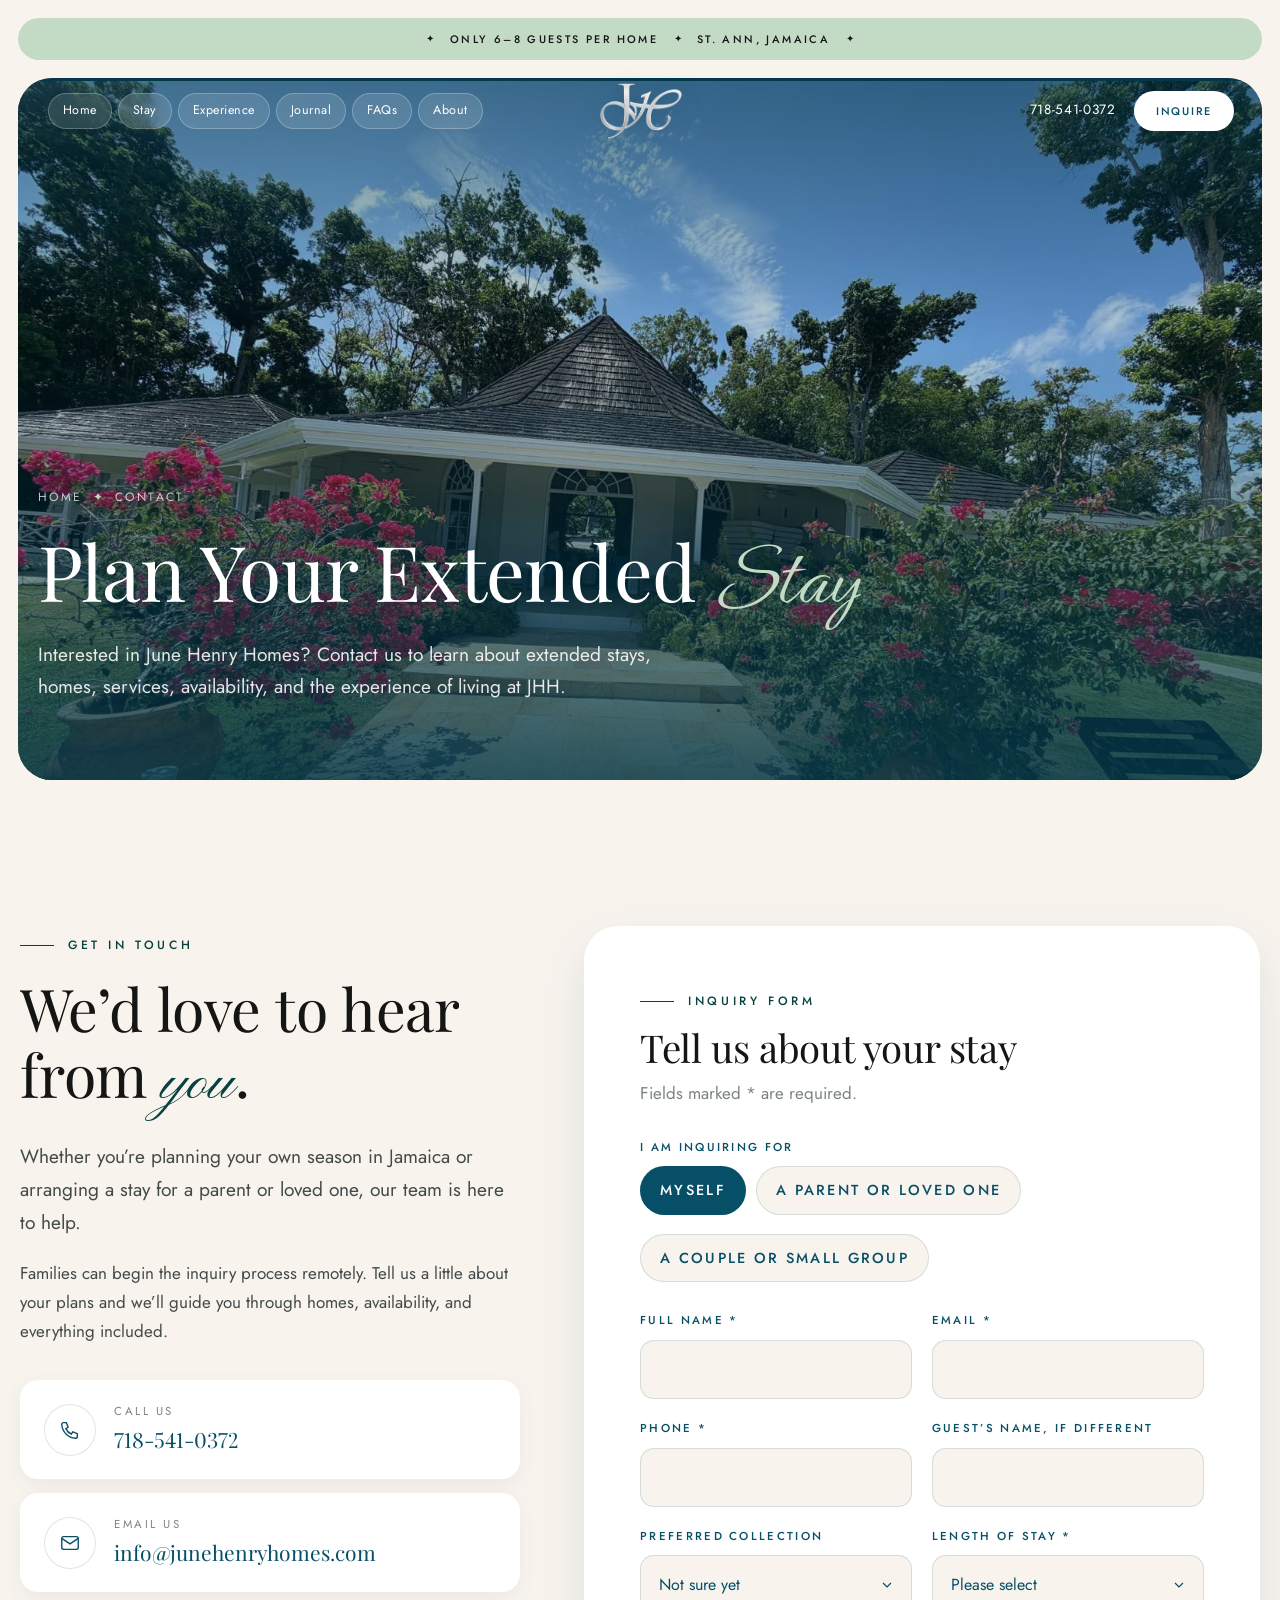
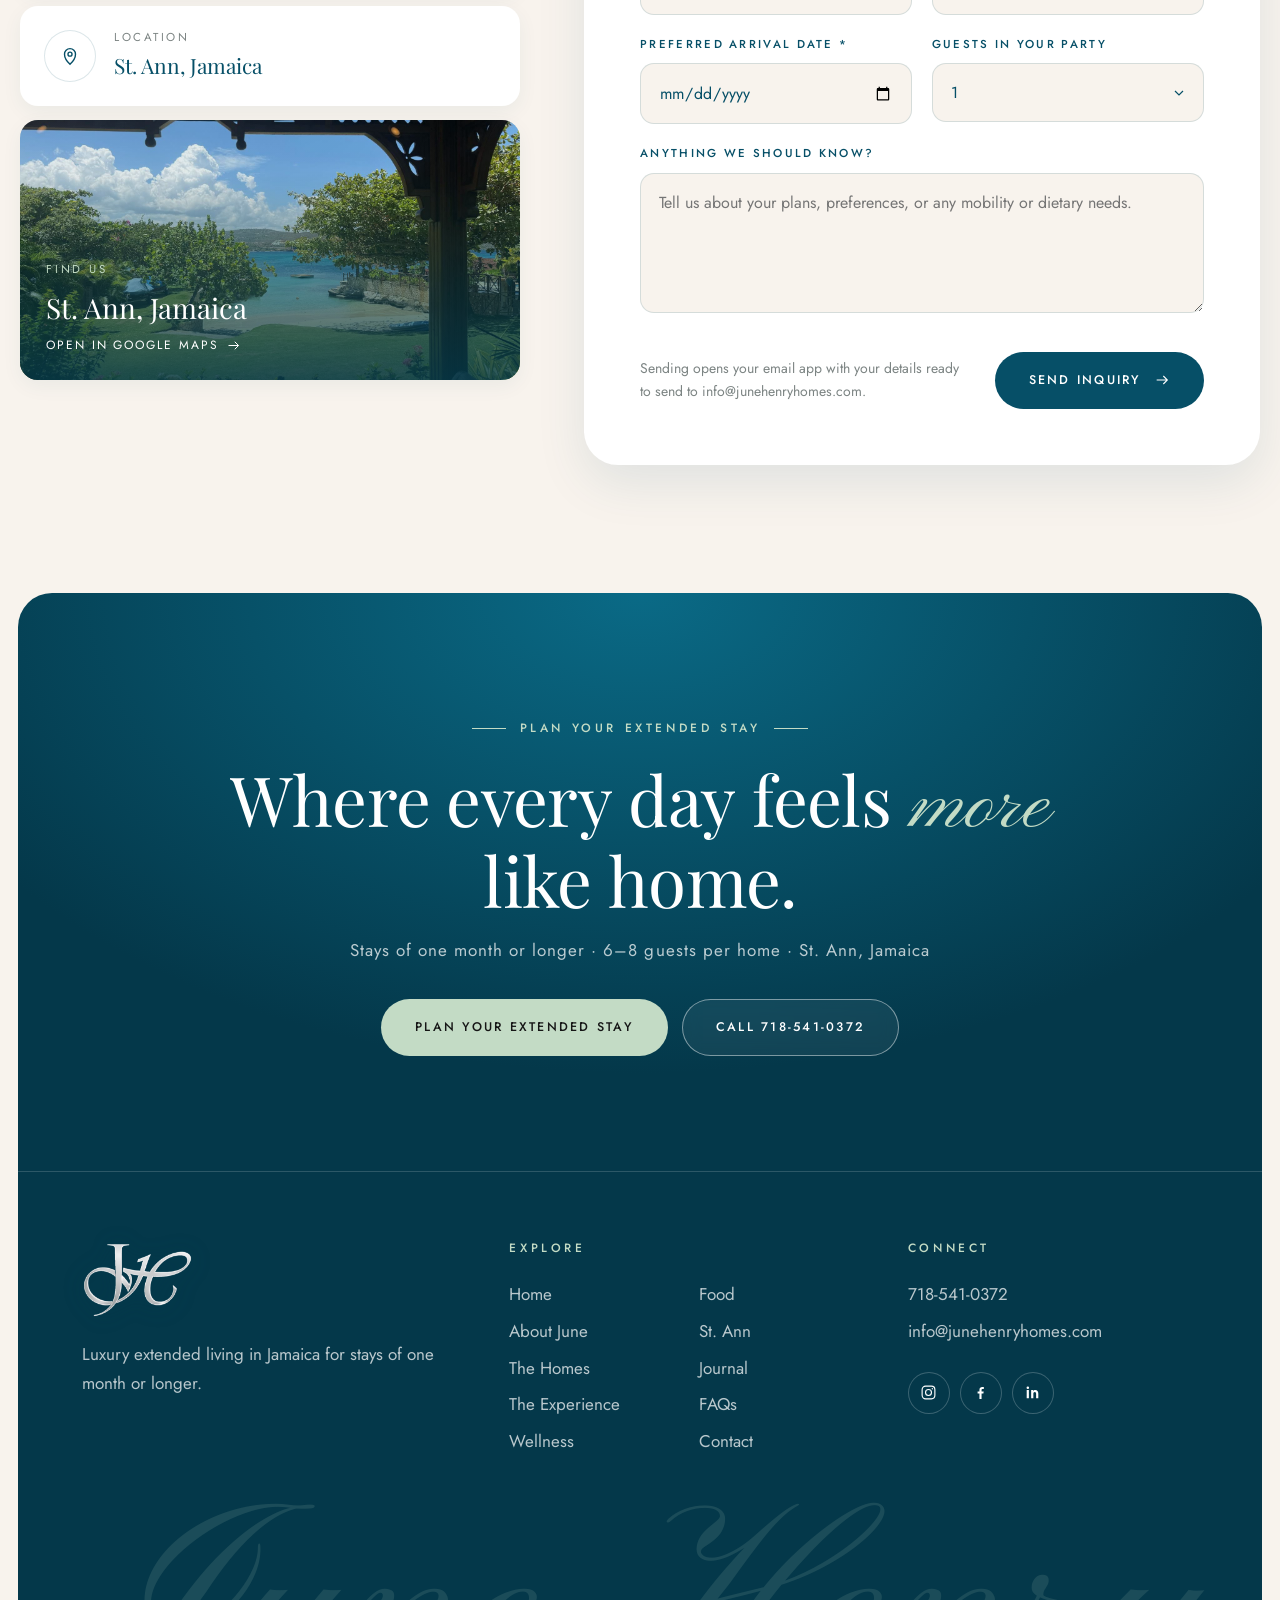
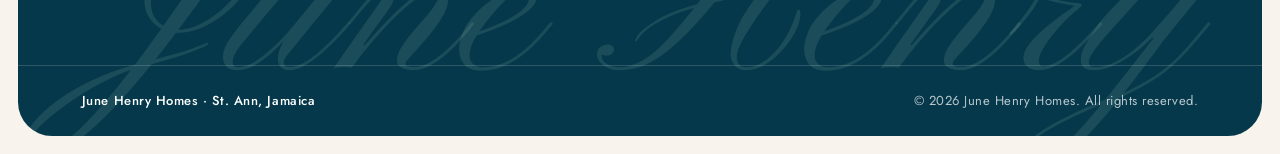
<file: contact.html>
<!DOCTYPE html>
<html lang="en" class="no-js">
<head>
  <meta charset="UTF-8">
  <meta name="viewport" content="width=device-width, initial-scale=1">
  <title>Contact June Henry Homes | Inquire About an Extended Stay</title>
  <meta name="description" content="Interested in June Henry Homes? Contact us to learn about extended stays, homes, services, availability, and the experience of living at JHH.">
  <meta name="theme-color" content="#064F67">
  <meta property="og:type" content="website">
  <meta property="og:site_name" content="June Henry Homes">
  <meta property="og:title" content="Contact June Henry Homes | Inquire About an Extended Stay">
  <meta property="og:description" content="Interested in June Henry Homes? Contact us to learn about extended stays, homes, services, availability, and the experience of living at JHH.">
  <link rel="icon" href="data:image/svg+xml,%3Csvg xmlns='http://www.w3.org/2000/svg' viewBox='0 0 64 64'%3E%3Crect width='64' height='64' rx='16' fill='%23064F67'/%3E%3Ctext x='50%25' y='60%25' text-anchor='middle' font-family='Georgia,serif' font-size='28' fill='%23074240'%3EJH%3C/text%3E%3C/svg%3E">
  <link rel="preconnect" href="https://fonts.googleapis.com">
  <link rel="preconnect" href="https://fonts.gstatic.com" crossorigin>
  <link href="https://fonts.googleapis.com/css2?family=Jost:wght@300;400;500;600&family=Pinyon+Script&family=Ephesis&family=Playfair+Display:ital,wght@0,400;0,500;0,600;1,400;1,500&display=swap" rel="stylesheet">
  <link rel="stylesheet" href="css/base.css">
  <link rel="stylesheet" href="css/sections.css">
  <link rel="stylesheet" href="css/pages.css">
</head>
<body data-page="contact">
  <div id="site-header"></div>

  <main id="main">
    <section class="page-hero">
      <div class="hero-media" data-parallax="0.12">
        <img src="images/cottage-veranda.jpg" alt="A June Henry Homes cottage with its wraparound veranda" fetchpriority="high">
      </div>
      <div class="page-hero-content">
        <nav class="breadcrumb hero-anim" aria-label="Breadcrumb"><a href="index.html">Home</a><span aria-hidden="true">✦</span><span aria-current="page">Contact</span></nav>
        <h1 class="hero-anim" style="--d:.15s">Plan Your Extended <span class="script">Stay</span></h1>
        <p class="lead hero-anim" style="--d:.35s">Interested in June Henry Homes? Contact us to learn about extended stays, homes, services, availability, and the experience of living at JHH.</p>
      </div>
    </section>

    <section class="section">
      <div class="container contact-grid">
        <div>
          <span class="eyebrow reveal">Get in touch</span>
          <h2 class="h2" data-split style="margin:20px 0 22px">We’d love to hear from <span class="script">you</span>.</h2>
          <p class="lead reveal">Whether you’re planning your own season in Jamaica or arranging a stay for a parent or loved one, our team is here to help.</p>
          <p class="reveal">Families can begin the inquiry process remotely. Tell us a little about your plans and we’ll guide you through homes, availability, and everything included.</p>

          <div class="contact-cards">
            <a class="contact-card reveal" href="tel:+17185410372">
              <span class="icon-ring"><svg viewBox="0 0 24 24" fill="none" stroke="currentColor" stroke-width="1.5" aria-hidden="true"><path d="M5 4h3l2 5-2.5 1.5a11 11 0 0 0 6 6L15 14l5 2v3a2 2 0 0 1-2 2A16 16 0 0 1 3 6a2 2 0 0 1 2-2z"/></svg></span>
              <span><small>Call us</small><strong>718-541-0372</strong></span>
            </a>
            <a class="contact-card reveal" style="--d:.08s" href="mailto:info@junehenryhomes.com">
              <span class="icon-ring"><svg viewBox="0 0 24 24" fill="none" stroke="currentColor" stroke-width="1.5" aria-hidden="true"><rect x="3" y="5" width="18" height="14" rx="2"/><path d="M3 7l9 6 9-6"/></svg></span>
              <span><small>Email us</small><strong>info@junehenryhomes.com</strong></span>
            </a>
            <div class="contact-card reveal" style="--d:.16s">
              <span class="icon-ring"><svg viewBox="0 0 24 24" fill="none" stroke="currentColor" stroke-width="1.5" aria-hidden="true"><path d="M12 21s-6-5.6-6-11a6 6 0 0 1 12 0c0 5.4-6 11-6 11z"/><circle cx="12" cy="10" r="2.2"/></svg></span>
              <span><small>Location</small><strong>St. Ann, Jamaica</strong></span>
            </div>
          </div>
          <a class="map-card map-link reveal" style="--d:.2s" href="https://www.google.com/maps/search/?api=1&amp;query=St.+Ann%2C+Jamaica" target="_blank" rel="noopener">
            <img src="images/gazebo-beach.jpg" alt="The gazebo looking over the private beach" loading="lazy">
            <span class="map-label">
              <small>Find us</small>
              <strong>St. Ann, Jamaica</strong>
              <span class="map-open">Open in Google Maps <svg viewBox="0 0 24 24" fill="none" stroke="currentColor" stroke-width="1.6" aria-hidden="true"><path d="M4 12h16M14 6l6 6-6 6"/></svg></span>
            </span>
          </a>
        </div>

        <div class="form-card reveal reveal-right">
          <span class="eyebrow">Inquiry form</span>
          <h2>Tell us about your stay</h2>
          <p class="muted">Fields marked * are required.</p>

          <form data-inquiry-form novalidate>
            <div class="form-grid">
              <fieldset class="field full">
                <legend class="label">I am inquiring for</legend>
                <div class="choice-group">
                  <label class="choice" for="for-self"><input type="radio" id="for-self" name="inquiring_for" value="Myself" checked><span>Myself</span></label>
                  <label class="choice" for="for-loved-one"><input type="radio" id="for-loved-one" name="inquiring_for" value="A parent or loved one"><span>A parent or loved one</span></label>
                  <label class="choice" for="for-group"><input type="radio" id="for-group" name="inquiring_for" value="A couple or small group"><span>A couple or small group</span></label>
                </div>
              </fieldset>

              <div class="field">
                <label for="f-name">Full name *</label>
                <input id="f-name" name="name" type="text" autocomplete="name" required>
                <span class="field-error">Please enter your name.</span>
              </div>
              <div class="field">
                <label for="f-email">Email *</label>
                <input id="f-email" name="email" type="email" autocomplete="email" required>
                <span class="field-error">Please enter a valid email address.</span>
              </div>
              <div class="field">
                <label for="f-phone">Phone *</label>
                <input id="f-phone" name="phone" type="tel" autocomplete="tel" required>
                <span class="field-error">Please enter a telephone number.</span>
              </div>
              <div class="field">
                <label for="f-guest">Guest’s name, if different</label>
                <input id="f-guest" name="guest_name" type="text">
              </div>
              <div class="field">
                <label for="f-collection">Preferred collection</label>
                <select id="f-collection" name="collection">
                  <option value="">Not sure yet</option>
                  <option value="beachfront">The Beachfront Collection</option>
                  <option value="veranda">The Veranda Collection</option>
                  <option value="founder">The Founder Collection</option>
                </select>
              </div>
              <div class="field">
                <label for="f-length">Length of stay *</label>
                <select id="f-length" name="length" required>
                  <option value="">Please select</option>
                  <option>1 month</option>
                  <option>2 months</option>
                  <option>3 months</option>
                  <option>The whole winter season</option>
                </select>
                <span class="field-error">Please choose a length of stay.</span>
              </div>
              <div class="field">
                <label for="f-arrival">Preferred arrival date *</label>
                <input id="f-arrival" name="arrival" type="date" required>
                <span class="field-error">Please choose a preferred arrival date.</span>
              </div>
              <div class="field">
                <label for="f-guests">Guests in your party</label>
                <select id="f-guests" name="guests">
                  <option>1</option>
                  <option>2</option>
                  <option>3</option>
                  <option>4 or more</option>
                </select>
              </div>
              <div class="field full">
                <label for="f-message">Anything we should know?</label>
                <textarea id="f-message" name="message" placeholder="Tell us about your plans, preferences, or any mobility or dietary needs."></textarea>
              </div>
            </div>

            <div class="form-foot">
              <p>Sending opens your email app with your details ready to send to info@junehenryhomes.com.</p>
              <button class="btn" type="submit">Send Inquiry <svg viewBox="0 0 24 24" fill="none" stroke="currentColor" stroke-width="1.6" aria-hidden="true"><path d="M4 12h16M14 6l6 6-6 6"/></svg></button>
            </div>
            <div class="form-status" data-form-status role="status" aria-live="polite"></div>
          </form>
        </div>
      </div>
    </section>
  </main>

  <div id="site-footer"></div>
  <script src="js/components.js"></script>
  <script src="js/main.js"></script>
</body>
</html>
</file>
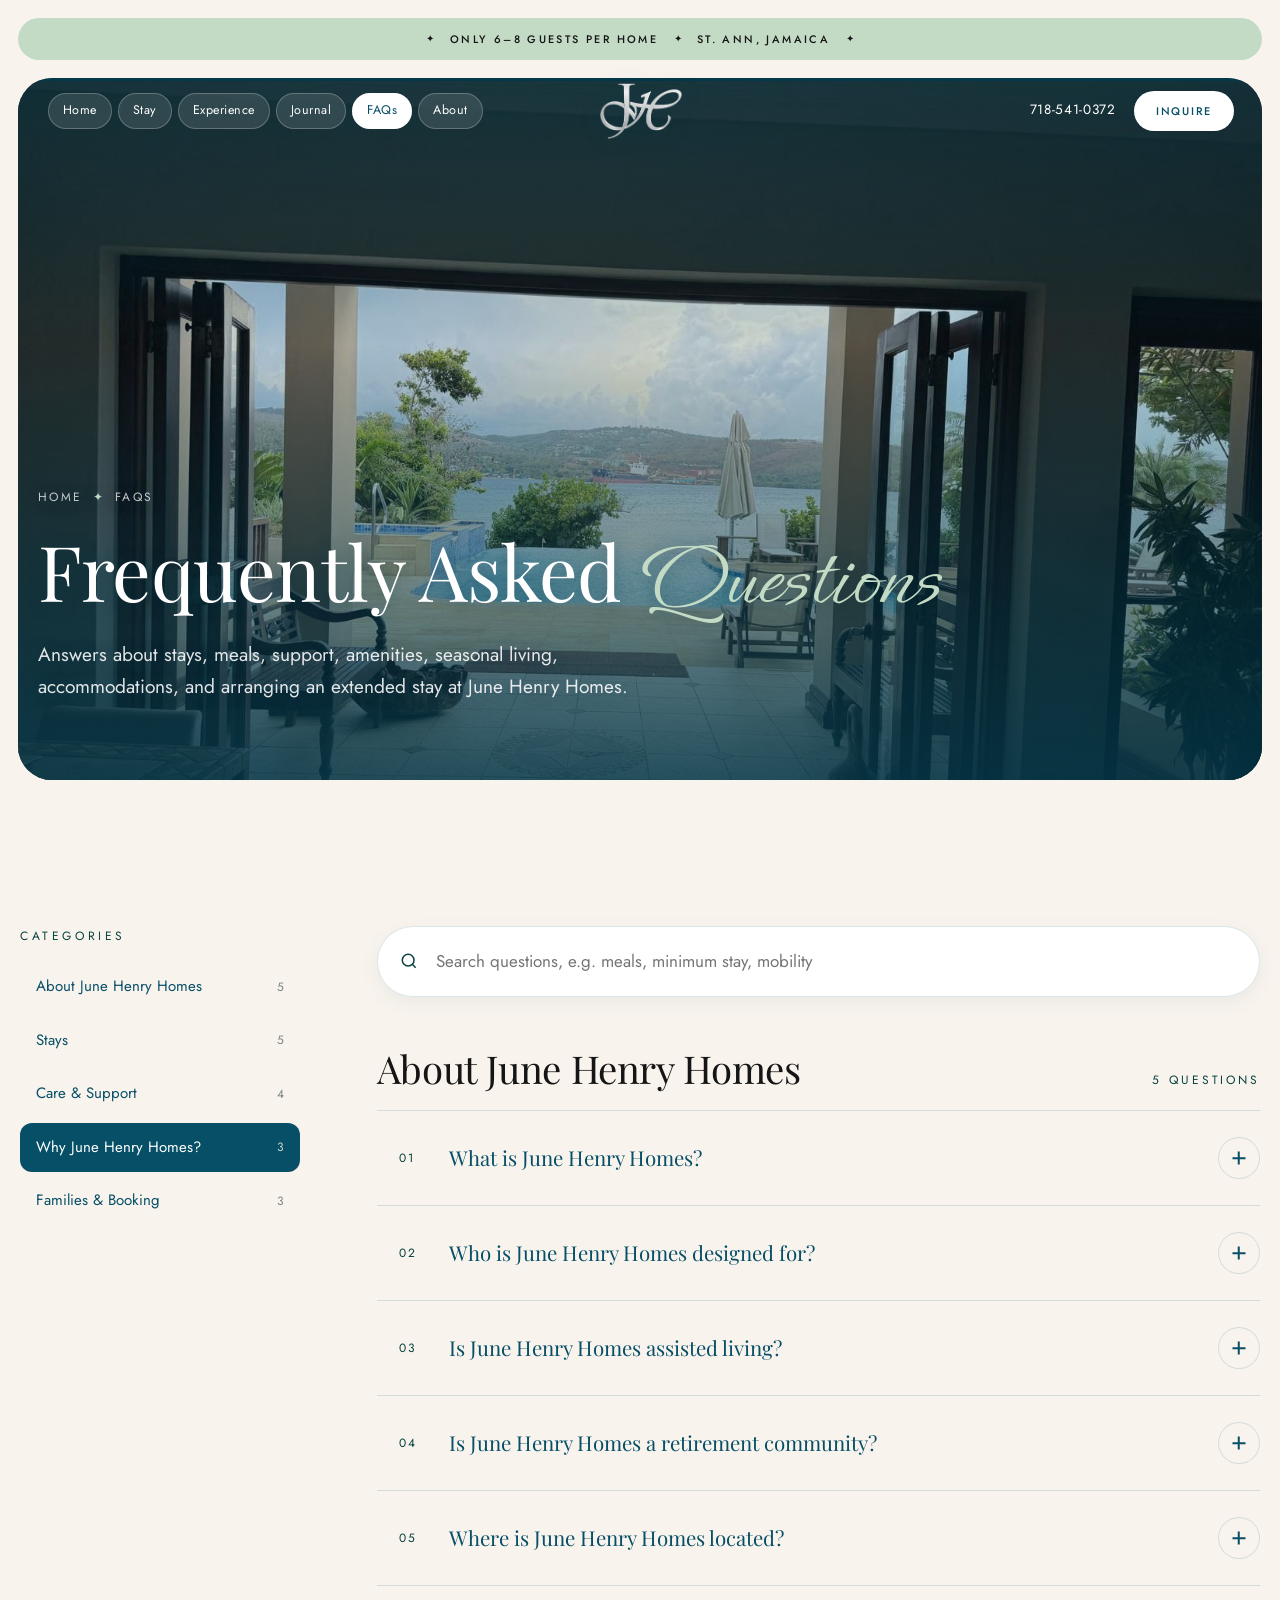
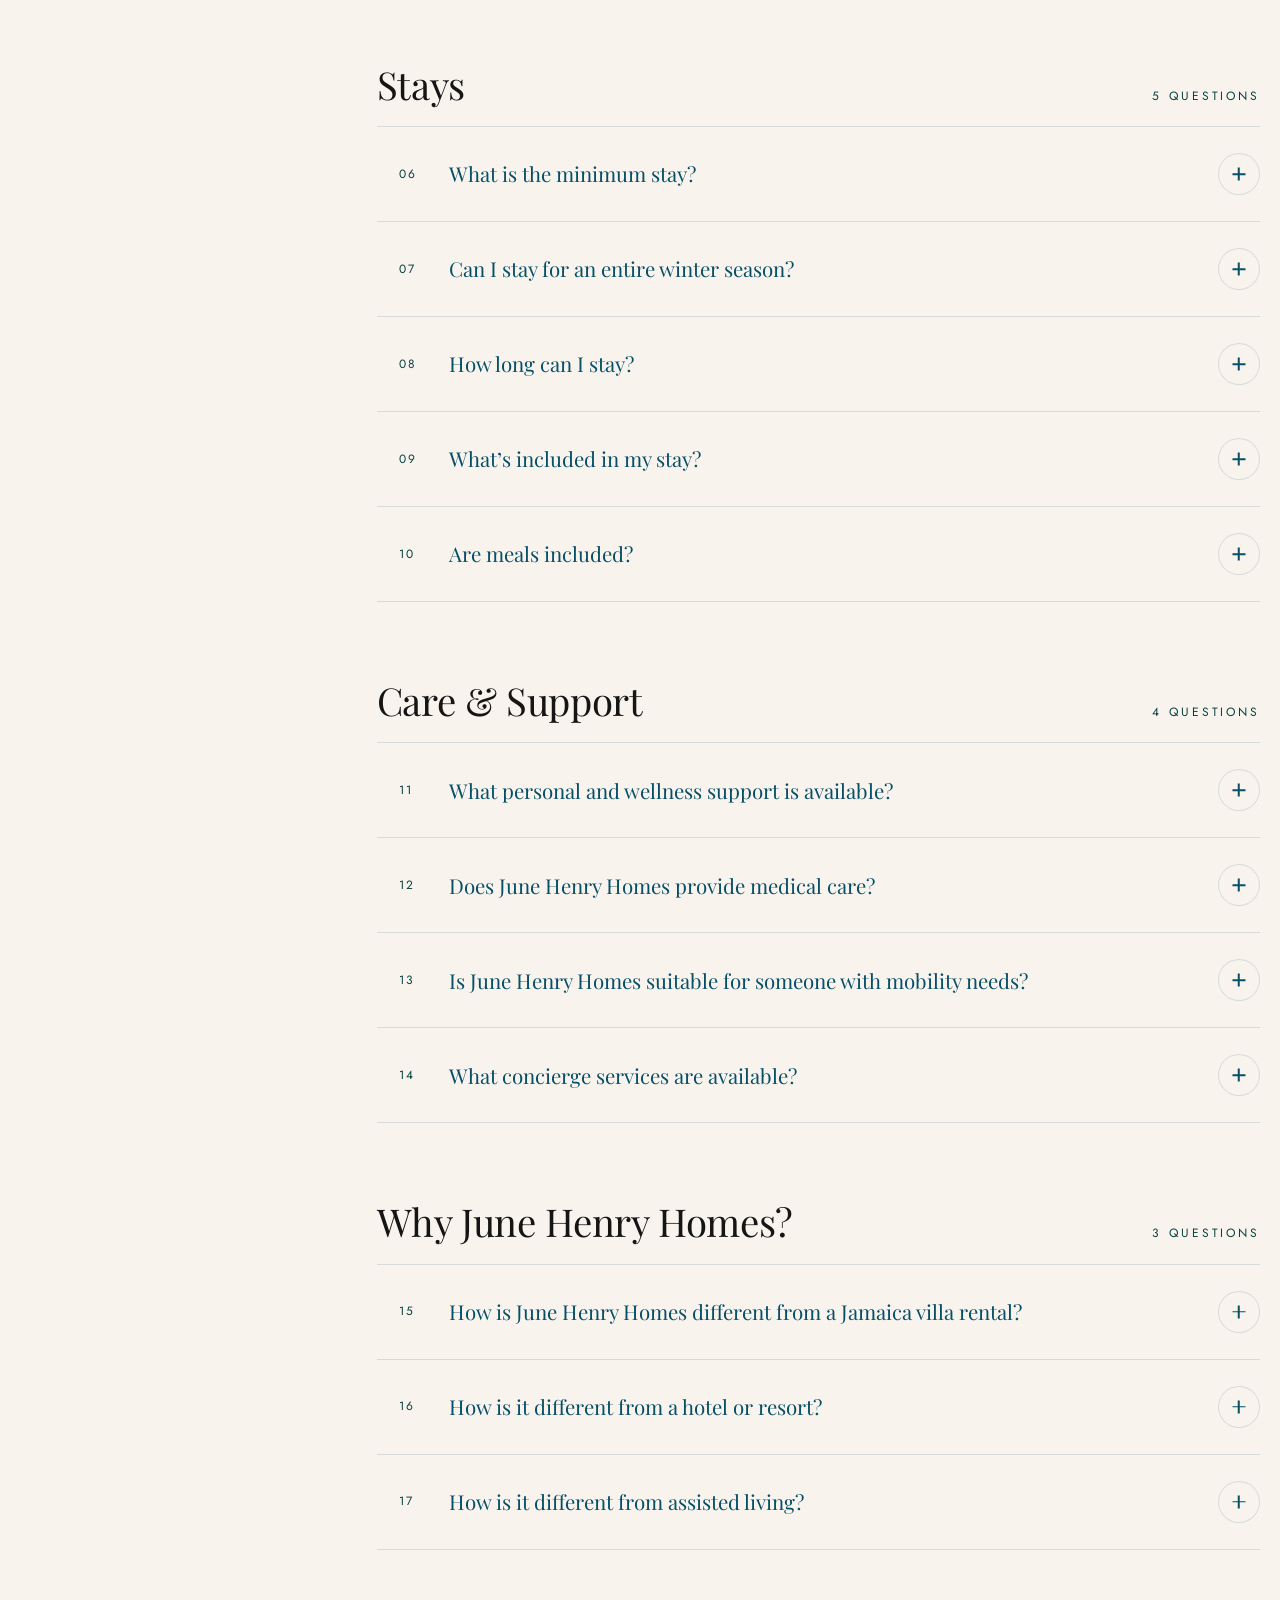
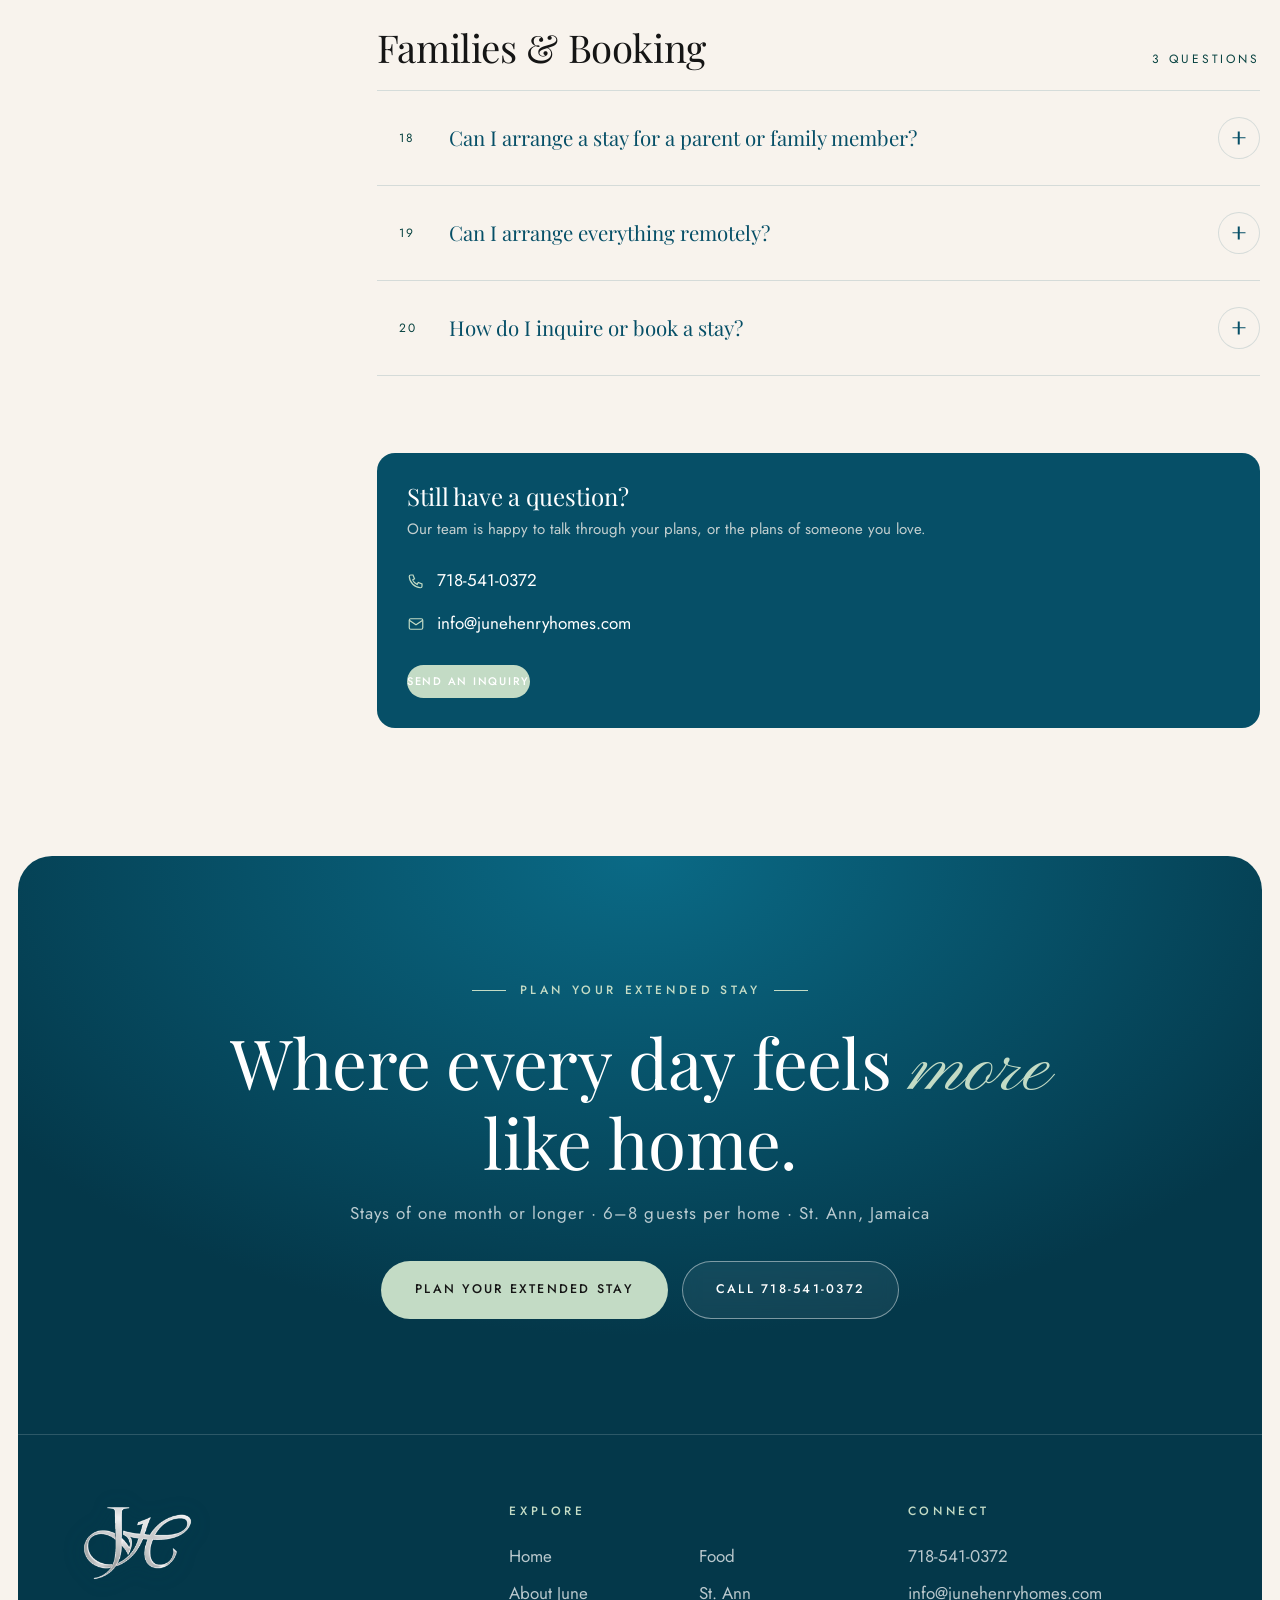
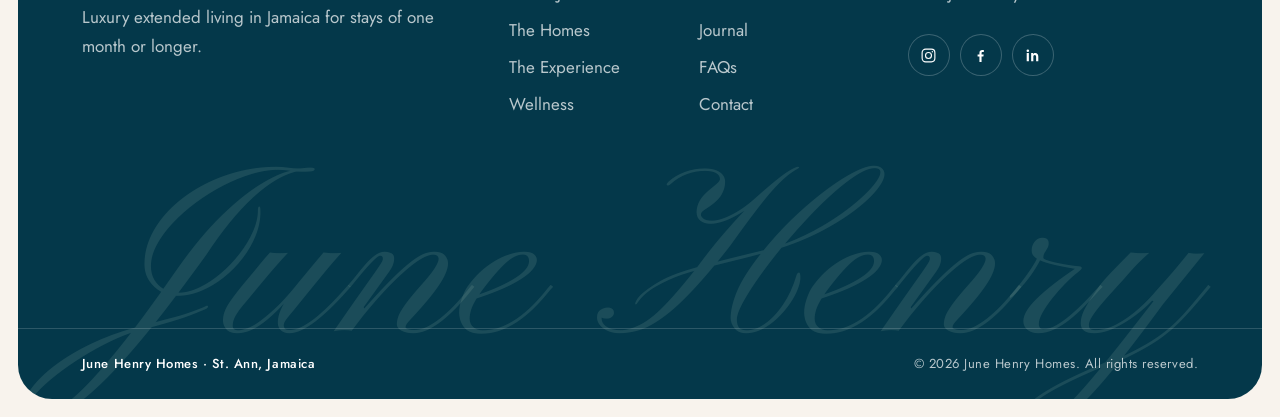
<file: faqs.html>
<!DOCTYPE html>
<html lang="en" class="no-js">
<head>
  <meta charset="UTF-8">
  <meta name="viewport" content="width=device-width, initial-scale=1">
  <title>June Henry Homes FAQs | Extended Stays in Jamaica</title>
  <meta name="description" content="Find answers about stays, meals, support, amenities, seasonal living, accommodations, and arranging an extended stay at June Henry Homes.">
  <meta name="theme-color" content="#064F67">
  <meta property="og:type" content="website">
  <meta property="og:site_name" content="June Henry Homes">
  <meta property="og:title" content="June Henry Homes FAQs | Extended Stays in Jamaica">
  <meta property="og:description" content="Find answers about stays, meals, support, amenities, seasonal living, accommodations, and arranging an extended stay at June Henry Homes.">
  <link rel="icon" href="data:image/svg+xml,%3Csvg xmlns='http://www.w3.org/2000/svg' viewBox='0 0 64 64'%3E%3Crect width='64' height='64' rx='16' fill='%23064F67'/%3E%3Ctext x='50%25' y='60%25' text-anchor='middle' font-family='Georgia,serif' font-size='28' fill='%23074240'%3EJH%3C/text%3E%3C/svg%3E">
  <link rel="preconnect" href="https://fonts.googleapis.com">
  <link rel="preconnect" href="https://fonts.gstatic.com" crossorigin>
  <link href="https://fonts.googleapis.com/css2?family=Jost:wght@300;400;500;600&family=Pinyon+Script&family=Ephesis&family=Playfair+Display:ital,wght@0,400;0,500;0,600;1,400;1,500&display=swap" rel="stylesheet">
  <link rel="stylesheet" href="css/base.css">
  <link rel="stylesheet" href="css/sections.css">
  <link rel="stylesheet" href="css/pages.css">
  <script type="application/ld+json">
{
  "@context": "https://schema.org",
  "@type": "FAQPage",
  "mainEntity": [
    {
      "@type": "Question",
      "name": "What is June Henry Homes?",
      "acceptedAnswer": {
        "@type": "Answer",
        "text": "June Henry Homes is a luxury extended-stay residence in St. Ann, Jamaica, designed for stays of one month or longer."
      }
    },
    {
      "@type": "Question",
      "name": "Who is June Henry Homes designed for?",
      "acceptedAnswer": {
        "@type": "Answer",
        "text": "It is designed for active adults seeking comfortable, supported, and elevated seasonal living in Jamaica."
      }
    },
    {
      "@type": "Question",
      "name": "Is June Henry Homes assisted living?",
      "acceptedAnswer": {
        "@type": "Answer",
        "text": "No, June Henry Homes offers independent living with hospitality, wellness, and light personalized support."
      }
    },
    {
      "@type": "Question",
      "name": "Is June Henry Homes a retirement community?",
      "acceptedAnswer": {
        "@type": "Answer",
        "text": "No, it is a boutique extended-stay experience for active adults seeking seasonal living."
      }
    },
    {
      "@type": "Question",
      "name": "Where is June Henry Homes located?",
      "acceptedAnswer": {
        "@type": "Answer",
        "text": "June Henry Homes is located in St. Ann, Jamaica."
      }
    },
    {
      "@type": "Question",
      "name": "What is the minimum stay?",
      "acceptedAnswer": {
        "@type": "Answer",
        "text": "The minimum stay is one month."
      }
    },
    {
      "@type": "Question",
      "name": "Can I stay for an entire winter season?",
      "acceptedAnswer": {
        "@type": "Answer",
        "text": "Yes, June Henry Homes is designed for extended winter and seasonal stays."
      }
    },
    {
      "@type": "Question",
      "name": "How long can I stay?",
      "acceptedAnswer": {
        "@type": "Answer",
        "text": "Guests can stay for one month or longer based on availability."
      }
    },
    {
      "@type": "Question",
      "name": "What’s included in my stay?",
      "acceptedAnswer": {
        "@type": "Answer",
        "text": "Stays include chef-prepared meals, housekeeping, laundry, dedicated staff, concierge services, and wellness experiences."
      }
    },
    {
      "@type": "Question",
      "name": "Are meals included?",
      "acceptedAnswer": {
        "@type": "Answer",
        "text": "Yes, breakfast, lunch, dinner, and snacks are included."
      }
    },
    {
      "@type": "Question",
      "name": "What personal and wellness support is available?",
      "acceptedAnswer": {
        "@type": "Answer",
        "text": "Guests receive light personalized support, wellness services, and assistance designed to make everyday living easier."
      }
    },
    {
      "@type": "Question",
      "name": "Does June Henry Homes provide medical care?",
      "acceptedAnswer": {
        "@type": "Answer",
        "text": "June Henry Homes is not a medical facility, though select services include access to a concierge medical partnership."
      }
    },
    {
      "@type": "Question",
      "name": "Is June Henry Homes suitable for someone with mobility needs?",
      "acceptedAnswer": {
        "@type": "Answer",
        "text": "Suitability depends on individual needs and the selected home, so requirements should be discussed before booking."
      }
    },
    {
      "@type": "Question",
      "name": "What concierge services are available?",
      "acceptedAnswer": {
        "@type": "Answer",
        "text": "Concierge services can assist with transportation, appointments, activities, excursions, and special requests."
      }
    },
    {
      "@type": "Question",
      "name": "How is June Henry Homes different from a Jamaica villa rental?",
      "acceptedAnswer": {
        "@type": "Answer",
        "text": "Unlike a villa rental, June Henry Homes combines private living with daily meals, dedicated staff, concierge services, and personalized hospitality."
      }
    },
    {
      "@type": "Question",
      "name": "How is it different from a hotel or resort?",
      "acceptedAnswer": {
        "@type": "Answer",
        "text": "It offers the comfort of home with luxury hospitality, specifically designed for extended stays."
      }
    },
    {
      "@type": "Question",
      "name": "How is it different from assisted living?",
      "acceptedAnswer": {
        "@type": "Answer",
        "text": "June Henry Homes provides independent seasonal living rather than clinical or institutional care."
      }
    },
    {
      "@type": "Question",
      "name": "Can I arrange a stay for a parent or family member?",
      "acceptedAnswer": {
        "@type": "Answer",
        "text": "Yes, families can inquire on behalf of a parent or loved one."
      }
    },
    {
      "@type": "Question",
      "name": "Can I arrange everything remotely?",
      "acceptedAnswer": {
        "@type": "Answer",
        "text": "Yes, families can begin the inquiry process remotely with the June Henry Homes team."
      }
    },
    {
      "@type": "Question",
      "name": "How do I inquire or book a stay?",
      "acceptedAnswer": {
        "@type": "Answer",
        "text": "Call 718-541-0372, email info@junehenryhomes.com, or submit an inquiry through the website."
      }
    }
  ]
}
  </script>
</head>
<body data-page="faqs">
  <div id="site-header"></div>

  <main id="main">
    <section class="page-hero">
      <div class="hero-media" data-parallax="0.12">
        <img src="images/living-pool-view.jpg" alt="Living room opening onto the pool and the sea" fetchpriority="high">
      </div>
      <div class="page-hero-content">
        <nav class="breadcrumb hero-anim" aria-label="Breadcrumb"><a href="index.html">Home</a><span aria-hidden="true">✦</span><span aria-current="page">FAQs</span></nav>
        <h1 class="hero-anim" style="--d:.15s">Frequently Asked <span class="script">Questions</span></h1>
        <p class="lead hero-anim" style="--d:.35s">Answers about stays, meals, support, amenities, seasonal living, accommodations, and arranging an extended stay at June Henry Homes.</p>
      </div>
    </section>

    <section class="section">
      <div class="container faq-page">
        <nav class="faq-nav reveal" data-scrollspy aria-label="FAQ categories">
          <p class="faq-nav-title">Categories</p>
          <a href="#faq-about" class="is-current">About June Henry Homes <small>5</small></a>
          <a href="#faq-stays">Stays <small>5</small></a>
          <a href="#faq-care">Care &amp; Support <small>4</small></a>
          <a href="#faq-why">Why June Henry Homes? <small>3</small></a>
          <a href="#faq-families">Families &amp; Booking <small>3</small></a>
        </nav>

        <div>
          <div class="search-field reveal">
            <label class="visually-hidden" for="faqSearch">Search the FAQs</label>
            <svg viewBox="0 0 24 24" fill="none" stroke="currentColor" stroke-width="1.8" aria-hidden="true"><circle cx="11" cy="11" r="7"/><path d="M20 20l-4-4"/></svg>
            <input id="faqSearch" type="search" placeholder="Search questions, e.g. meals, minimum stay, mobility" autocomplete="off" data-faq-search>
          </div>
          <div class="faq-empty" data-faq-empty hidden>
            <h3 class="h4">No matching questions</h3>
            <p>Try another word, or call <a href="tel:+17185410372">718-541-0372</a> and we’ll be happy to help.</p>
          </div>

          <div class="faq-group reveal" id="faq-about" data-faq-group>
            <div class="faq-group-head"><h2>About June Henry Homes</h2><span>5 questions</span></div>
            <div class="faq-list" data-accordion="single">
              <div class="faq-item">
                <h3><button class="faq-q" type="button"><span class="q-num">01</span><span class="q-text">What is June Henry Homes?</span><span class="faq-icon" aria-hidden="true"></span></button></h3>
                <div class="faq-a"><div class="faq-a-inner"><p>June Henry Homes is a luxury extended-stay residence in St. Ann, Jamaica, designed for stays of one month or longer.</p></div></div>
              </div>
              <div class="faq-item">
                <h3><button class="faq-q" type="button"><span class="q-num">02</span><span class="q-text">Who is June Henry Homes designed for?</span><span class="faq-icon" aria-hidden="true"></span></button></h3>
                <div class="faq-a"><div class="faq-a-inner"><p>It is designed for active adults seeking comfortable, supported, and elevated seasonal living in Jamaica.</p></div></div>
              </div>
              <div class="faq-item">
                <h3><button class="faq-q" type="button"><span class="q-num">03</span><span class="q-text">Is June Henry Homes assisted living?</span><span class="faq-icon" aria-hidden="true"></span></button></h3>
                <div class="faq-a"><div class="faq-a-inner"><p>No, June Henry Homes offers independent living with hospitality, wellness, and light personalized support.</p></div></div>
              </div>
              <div class="faq-item">
                <h3><button class="faq-q" type="button"><span class="q-num">04</span><span class="q-text">Is June Henry Homes a retirement community?</span><span class="faq-icon" aria-hidden="true"></span></button></h3>
                <div class="faq-a"><div class="faq-a-inner"><p>No, it is a boutique extended-stay experience for active adults seeking seasonal living.</p></div></div>
              </div>
              <div class="faq-item">
                <h3><button class="faq-q" type="button"><span class="q-num">05</span><span class="q-text">Where is June Henry Homes located?</span><span class="faq-icon" aria-hidden="true"></span></button></h3>
                <div class="faq-a"><div class="faq-a-inner"><p>June Henry Homes is located in St. Ann, Jamaica.</p></div></div>
              </div>
            </div>
          </div>
          <div class="faq-group reveal" id="faq-stays" data-faq-group>
            <div class="faq-group-head"><h2>Stays</h2><span>5 questions</span></div>
            <div class="faq-list" data-accordion="single">
              <div class="faq-item">
                <h3><button class="faq-q" type="button"><span class="q-num">06</span><span class="q-text">What is the minimum stay?</span><span class="faq-icon" aria-hidden="true"></span></button></h3>
                <div class="faq-a"><div class="faq-a-inner"><p>The minimum stay is one month.</p></div></div>
              </div>
              <div class="faq-item">
                <h3><button class="faq-q" type="button"><span class="q-num">07</span><span class="q-text">Can I stay for an entire winter season?</span><span class="faq-icon" aria-hidden="true"></span></button></h3>
                <div class="faq-a"><div class="faq-a-inner"><p>Yes, June Henry Homes is designed for extended winter and seasonal stays.</p></div></div>
              </div>
              <div class="faq-item">
                <h3><button class="faq-q" type="button"><span class="q-num">08</span><span class="q-text">How long can I stay?</span><span class="faq-icon" aria-hidden="true"></span></button></h3>
                <div class="faq-a"><div class="faq-a-inner"><p>Guests can stay for one month or longer based on availability.</p></div></div>
              </div>
              <div class="faq-item">
                <h3><button class="faq-q" type="button"><span class="q-num">09</span><span class="q-text">What’s included in my stay?</span><span class="faq-icon" aria-hidden="true"></span></button></h3>
                <div class="faq-a"><div class="faq-a-inner"><p>Stays include chef-prepared meals, housekeeping, laundry, dedicated staff, concierge services, and wellness experiences.</p></div></div>
              </div>
              <div class="faq-item">
                <h3><button class="faq-q" type="button"><span class="q-num">10</span><span class="q-text">Are meals included?</span><span class="faq-icon" aria-hidden="true"></span></button></h3>
                <div class="faq-a"><div class="faq-a-inner"><p>Yes, breakfast, lunch, dinner, and snacks are included.</p></div></div>
              </div>
            </div>
          </div>
          <div class="faq-group reveal" id="faq-care" data-faq-group>
            <div class="faq-group-head"><h2>Care &amp; Support</h2><span>4 questions</span></div>
            <div class="faq-list" data-accordion="single">
              <div class="faq-item">
                <h3><button class="faq-q" type="button"><span class="q-num">11</span><span class="q-text">What personal and wellness support is available?</span><span class="faq-icon" aria-hidden="true"></span></button></h3>
                <div class="faq-a"><div class="faq-a-inner"><p>Guests receive light personalized support, wellness services, and assistance designed to make everyday living easier.</p></div></div>
              </div>
              <div class="faq-item">
                <h3><button class="faq-q" type="button"><span class="q-num">12</span><span class="q-text">Does June Henry Homes provide medical care?</span><span class="faq-icon" aria-hidden="true"></span></button></h3>
                <div class="faq-a"><div class="faq-a-inner"><p>June Henry Homes is not a medical facility, though select services include access to a concierge medical partnership.</p></div></div>
              </div>
              <div class="faq-item">
                <h3><button class="faq-q" type="button"><span class="q-num">13</span><span class="q-text">Is June Henry Homes suitable for someone with mobility needs?</span><span class="faq-icon" aria-hidden="true"></span></button></h3>
                <div class="faq-a"><div class="faq-a-inner"><p>Suitability depends on individual needs and the selected home, so requirements should be discussed before booking.</p></div></div>
              </div>
              <div class="faq-item">
                <h3><button class="faq-q" type="button"><span class="q-num">14</span><span class="q-text">What concierge services are available?</span><span class="faq-icon" aria-hidden="true"></span></button></h3>
                <div class="faq-a"><div class="faq-a-inner"><p>Concierge services can assist with transportation, appointments, activities, excursions, and special requests.</p></div></div>
              </div>
            </div>
          </div>
          <div class="faq-group reveal" id="faq-why" data-faq-group>
            <div class="faq-group-head"><h2>Why June Henry Homes?</h2><span>3 questions</span></div>
            <div class="faq-list" data-accordion="single">
              <div class="faq-item">
                <h3><button class="faq-q" type="button"><span class="q-num">15</span><span class="q-text">How is June Henry Homes different from a Jamaica villa rental?</span><span class="faq-icon" aria-hidden="true"></span></button></h3>
                <div class="faq-a"><div class="faq-a-inner"><p>Unlike a villa rental, June Henry Homes combines private living with daily meals, dedicated staff, concierge services, and personalized hospitality.</p></div></div>
              </div>
              <div class="faq-item">
                <h3><button class="faq-q" type="button"><span class="q-num">16</span><span class="q-text">How is it different from a hotel or resort?</span><span class="faq-icon" aria-hidden="true"></span></button></h3>
                <div class="faq-a"><div class="faq-a-inner"><p>It offers the comfort of home with luxury hospitality, specifically designed for extended stays.</p></div></div>
              </div>
              <div class="faq-item">
                <h3><button class="faq-q" type="button"><span class="q-num">17</span><span class="q-text">How is it different from assisted living?</span><span class="faq-icon" aria-hidden="true"></span></button></h3>
                <div class="faq-a"><div class="faq-a-inner"><p>June Henry Homes provides independent seasonal living rather than clinical or institutional care.</p></div></div>
              </div>
            </div>
          </div>
          <div class="faq-group reveal" id="faq-families" data-faq-group>
            <div class="faq-group-head"><h2>Families &amp; Booking</h2><span>3 questions</span></div>
            <div class="faq-list" data-accordion="single">
              <div class="faq-item">
                <h3><button class="faq-q" type="button"><span class="q-num">18</span><span class="q-text">Can I arrange a stay for a parent or family member?</span><span class="faq-icon" aria-hidden="true"></span></button></h3>
                <div class="faq-a"><div class="faq-a-inner"><p>Yes, families can inquire on behalf of a parent or loved one.</p></div></div>
              </div>
              <div class="faq-item">
                <h3><button class="faq-q" type="button"><span class="q-num">19</span><span class="q-text">Can I arrange everything remotely?</span><span class="faq-icon" aria-hidden="true"></span></button></h3>
                <div class="faq-a"><div class="faq-a-inner"><p>Yes, families can begin the inquiry process remotely with the June Henry Homes team.</p></div></div>
              </div>
              <div class="faq-item">
                <h3><button class="faq-q" type="button"><span class="q-num">20</span><span class="q-text">How do I inquire or book a stay?</span><span class="faq-icon" aria-hidden="true"></span></button></h3>
                <div class="faq-a"><div class="faq-a-inner"><p>Call <a href="tel:+17185410372">718-541-0372</a>, email <a href="mailto:info@junehenryhomes.com">info@junehenryhomes.com</a>, or <a href="contact.html">submit an inquiry through the website</a>.</p></div></div>
              </div>
            </div>
          </div>

          <div class="help-card reveal" style="margin-top:clamp(50px,6vw,80px)">
            <h3>Still have a question?</h3>
            <p>Our team is happy to talk through your plans, or the plans of someone you love.</p>
            <a href="tel:+17185410372"><svg viewBox="0 0 24 24" fill="none" stroke="currentColor" stroke-width="1.6" aria-hidden="true"><path d="M5 4h3l2 5-2.5 1.5a11 11 0 0 0 6 6L15 14l5 2v3a2 2 0 0 1-2 2A16 16 0 0 1 3 6a2 2 0 0 1 2-2z"/></svg>718-541-0372</a>
            <a href="mailto:info@junehenryhomes.com"><svg viewBox="0 0 24 24" fill="none" stroke="currentColor" stroke-width="1.6" aria-hidden="true"><rect x="3" y="5" width="18" height="14" rx="2"/><path d="M3 7l9 6 9-6"/></svg>info@junehenryhomes.com</a>
            <div class="btn-row" style="margin-top:20px"><a class="btn btn-gold btn-sm" href="contact.html">Send an Inquiry</a></div>
          </div>
        </div>
      </div>
    </section>
  </main>

  <div id="site-footer"></div>
  <script src="js/components.js"></script>
  <script src="js/main.js"></script>
</body>
</html>
</file>
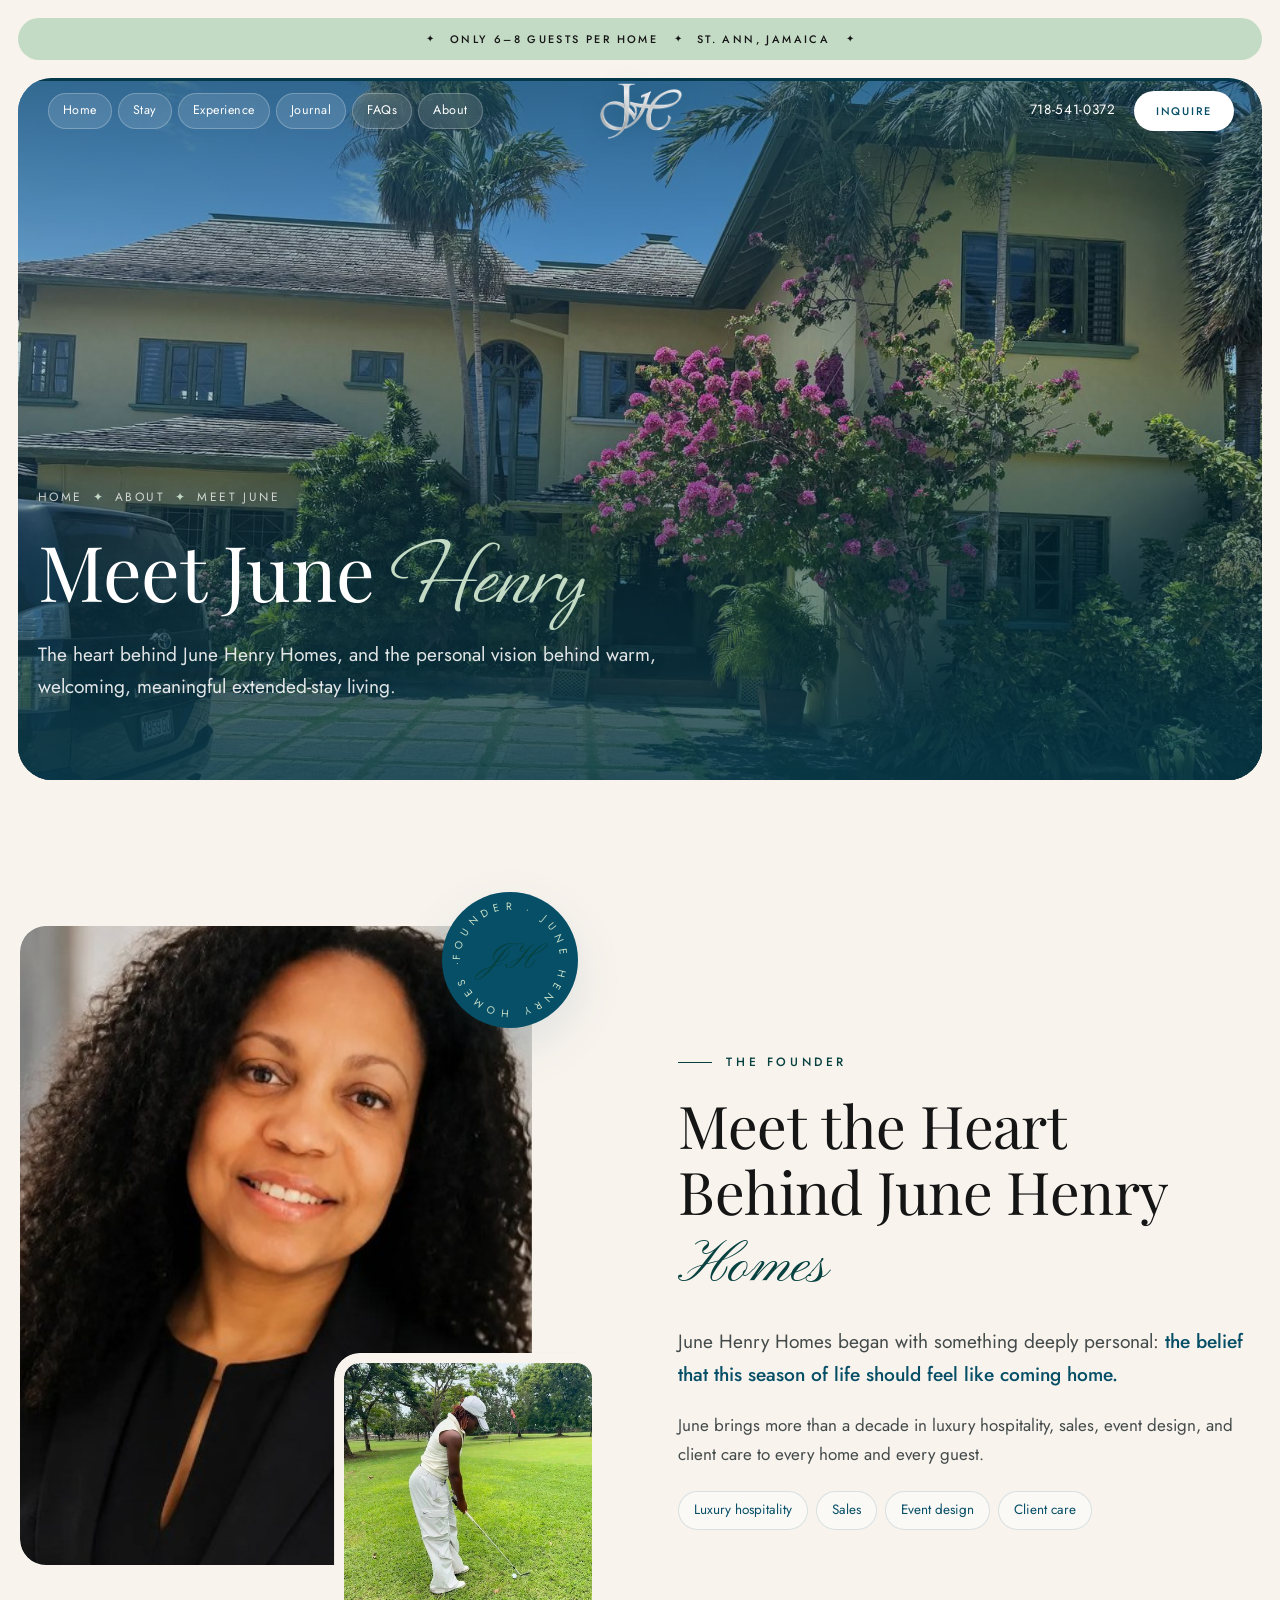
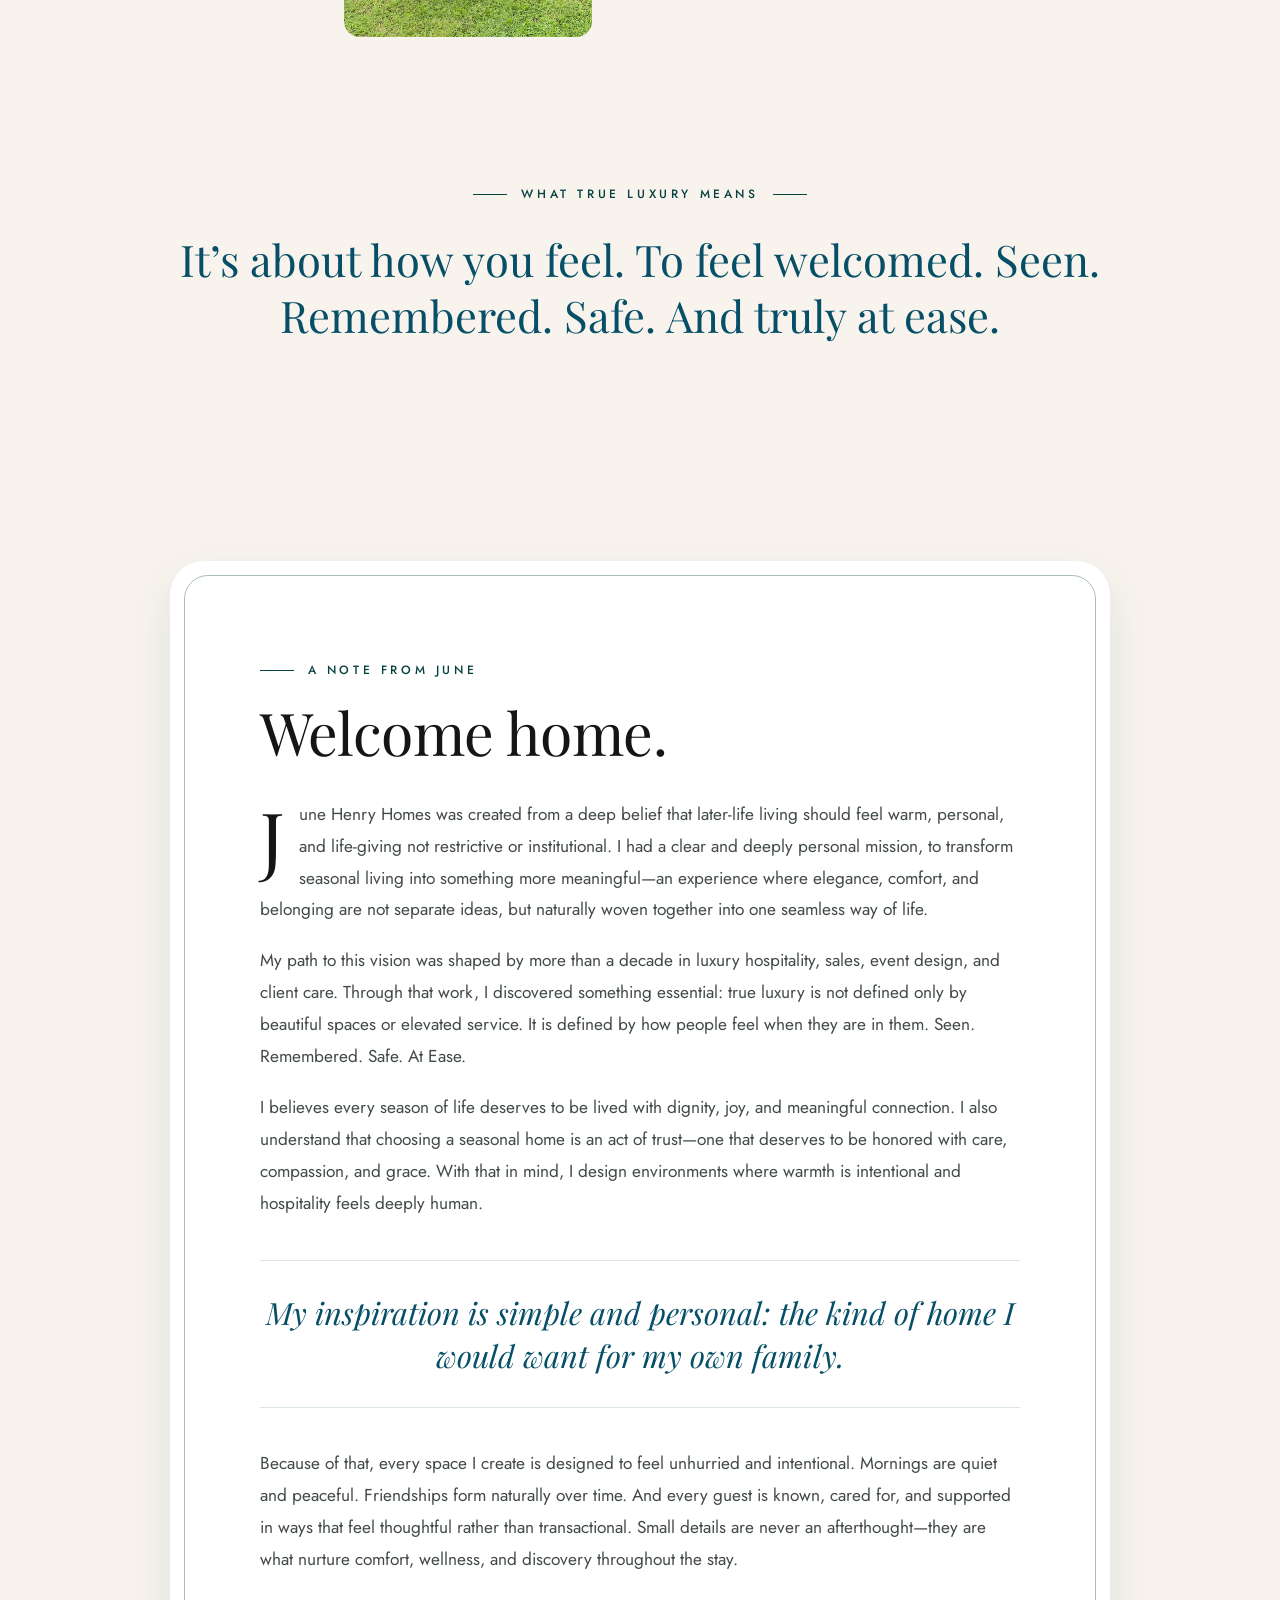
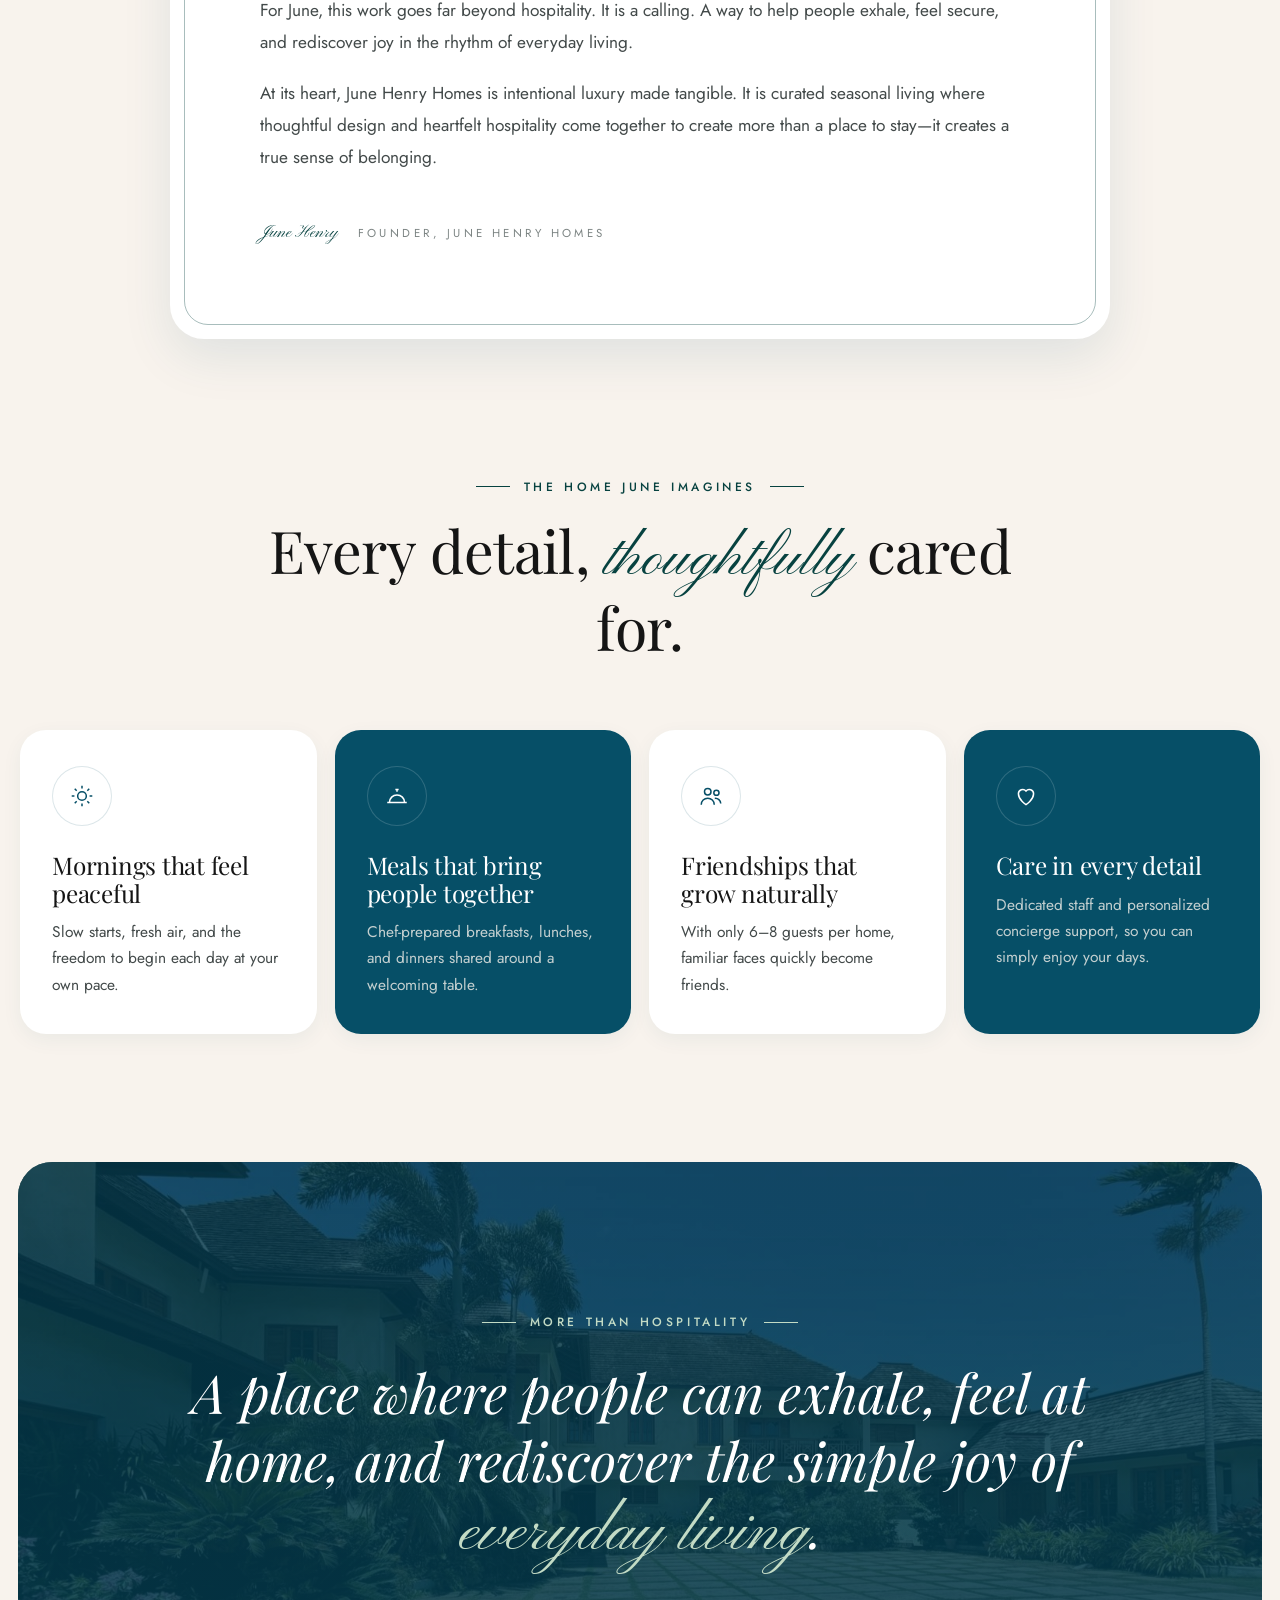
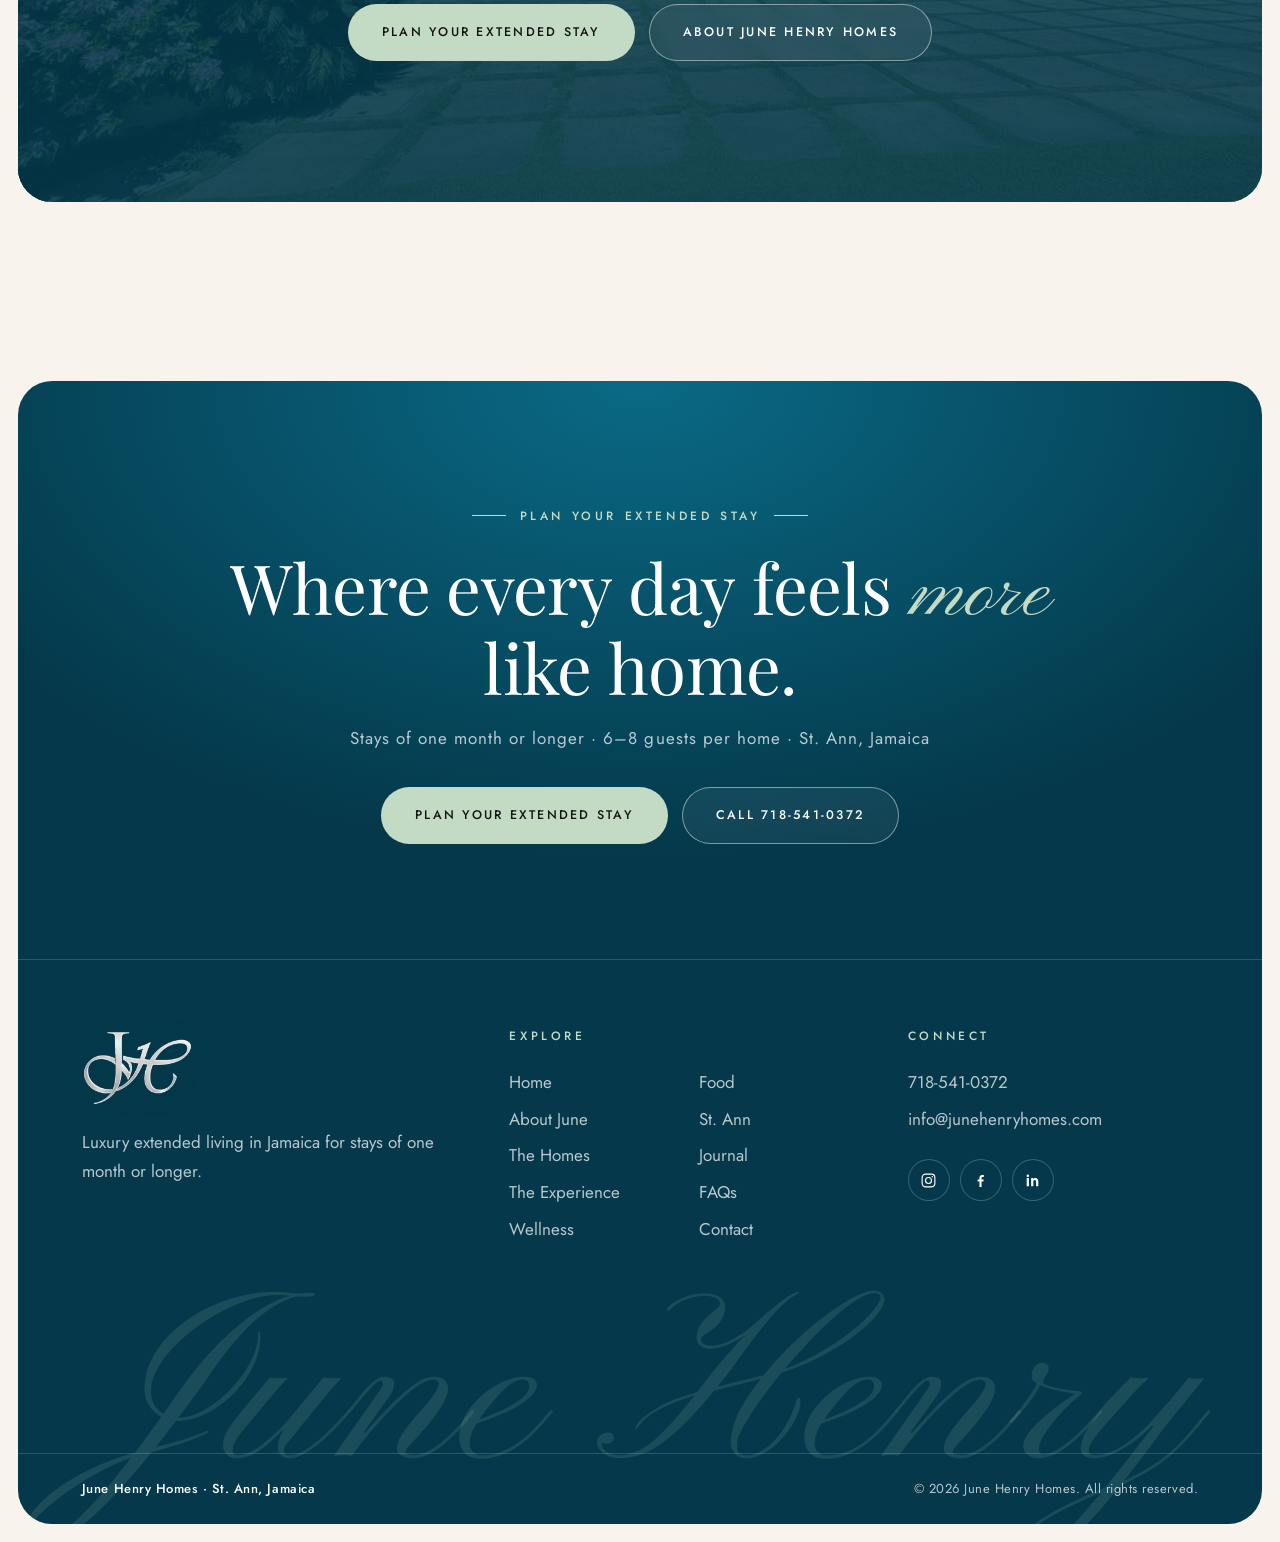
<file: heart.html>
<!DOCTYPE html>
<html lang="en" class="no-js">
<head>
  <meta charset="UTF-8">
  <meta name="viewport" content="width=device-width, initial-scale=1">
  <title>Meet June Henry | The Heart Behind June Henry Homes</title>
  <meta name="description" content="Meet June Henry, founder of June Henry Homes, and discover the personal vision behind creating warm, welcoming, and meaningful extended-stay living.">
  <meta name="theme-color" content="#064F67">
  <meta property="og:type" content="website">
  <meta property="og:site_name" content="June Henry Homes">
  <meta property="og:title" content="Meet June Henry | The Heart Behind June Henry Homes">
  <meta property="og:description" content="Meet June Henry, founder of June Henry Homes, and discover the personal vision behind creating warm, welcoming, and meaningful extended-stay living.">
  <link rel="icon" href="data:image/svg+xml,%3Csvg xmlns='http://www.w3.org/2000/svg' viewBox='0 0 64 64'%3E%3Crect width='64' height='64' rx='16' fill='%23064F67'/%3E%3Ctext x='50%25' y='60%25' text-anchor='middle' font-family='Georgia,serif' font-size='28' fill='%23074240'%3EJH%3C/text%3E%3C/svg%3E">
  <link rel="preconnect" href="https://fonts.googleapis.com">
  <link rel="preconnect" href="https://fonts.gstatic.com" crossorigin>
  <link href="https://fonts.googleapis.com/css2?family=Jost:wght@300;400;500;600&family=Pinyon+Script&family=Ephesis&family=Playfair+Display:ital,wght@0,400;0,500;0,600;1,400;1,500&display=swap" rel="stylesheet">
  <link rel="stylesheet" href="css/base.css">
  <link rel="stylesheet" href="css/sections.css">
  <link rel="stylesheet" href="css/pages.css">
</head>
<body data-page="heart">
  <div id="site-header"></div>

  <main id="main">
    <section class="page-hero">
      <div class="hero-media" data-parallax="0.12">
        <img src="images/yellow-house.jpg" alt="A June Henry Homes residence in bloom" fetchpriority="high">
      </div>
      <div class="page-hero-content">
        <nav class="breadcrumb hero-anim" aria-label="Breadcrumb"><a href="index.html">Home</a><span aria-hidden="true">✦</span><a href="about.html">About</a><span aria-hidden="true">✦</span><span aria-current="page">Meet June</span></nav>
        <h1 class="hero-anim" style="--d:.15s">Meet June <span class="script">Henry</span></h1>
        <p class="lead hero-anim" style="--d:.35s">The heart behind June Henry Homes, and the personal vision behind warm, welcoming, meaningful extended-stay living.</p>
      </div>
    </section>

    <!-- Founder intro -->
    <section class="section">
      <div class="container split">
        <div class="split-media">
          <div class="media-stack">
            <div class="media media-main reveal-mask"><img src="images/june-henry-tall.jpg" alt="June Henry, founder of June Henry Homes" loading="lazy"></div>
            <div class="media media-small reveal-mask" style="--d:.3s"><img src="images/june-henry-golf.jpg" alt="June Henry playing golf in Jamaica" loading="lazy"></div>
            <div class="rotating-badge" aria-hidden="true">
              <svg viewBox="0 0 136 136"><defs><path id="badgeCircle" d="M68,68 m-50,0 a50,50 0 1,1 100,0 a50,50 0 1,1 -100,0"/></defs><text><textPath href="#badgeCircle" textLength="312" lengthAdjust="spacing">Founder · June Henry Homes ·</textPath></text></svg>
              <span class="badge-core">JH</span>
            </div>
          </div>
        </div>
        <div class="split-body">
          <span class="eyebrow reveal">The founder</span>
          <h2 class="h2" data-split>Meet the Heart Behind June Henry <span class="script">Homes</span></h2>
          <p class="lead reveal">June Henry Homes began with something deeply personal: <strong>the belief that this season of life should feel like coming home.</strong></p>
          <p class="reveal">June brings more than a decade in luxury hospitality, sales, event design, and client care to every home and every guest.</p>
          <ul class="chips reveal">
            <li>Luxury hospitality</li>
            <li>Sales</li>
            <li>Event design</li>
            <li>Client care</li>
          </ul>
        </div>
      </div>
    </section>

    <!-- What luxury means -->
    <section class="section-tight" style="padding-top:0">
      <div class="container page-intro">
        <span class="eyebrow center reveal">What true luxury means</span>
        <p class="scrub-text" data-scrub>It’s about how you feel. To feel welcomed. Seen. Remembered. Safe. And truly at ease.</p>
      </div>
    </section>

    <!-- Letter -->
    <section class="section">
      <div class="container">
        <article class="letter reveal">
          <span class="eyebrow">A note from June</span>
          <h2 class="h2" style="margin:18px 0 34px">Welcome home.</h2>
          <p class="drop">June Henry Homes was created from a deep belief that later-life living should feel warm, personal, and life-giving not restrictive or institutional. I had a clear and deeply personal mission, to transform seasonal living into something more meaningful—an experience where elegance, comfort, and belonging are not separate ideas, but naturally woven together into one seamless way of life.</p>
          <p>My path to this vision was shaped by more than a decade in luxury hospitality, sales, event design, and client care. Through that work, I discovered something essential: true luxury is not defined only by beautiful spaces or elevated service. It is defined by how people feel when they are in them. Seen. Remembered. Safe. At Ease.</p>
          <p>I believes every season of life deserves to be lived with dignity, joy, and meaningful connection. I also understand that choosing a seasonal home is an act of trust—one that deserves to be honored with care, compassion, and grace. With that in mind, I design environments where warmth is intentional and hospitality feels deeply human.</p>
          <p class="letter-quote">My inspiration is simple and personal: the kind of home I would want for my own family.</p>
          <p>Because of that, every space I create is designed to feel unhurried and intentional. Mornings are quiet and peaceful. Friendships form naturally over time. And every guest is known, cared for, and supported in ways that feel thoughtful rather than transactional. Small details are never an afterthought—they are what nurture comfort, wellness, and discovery throughout the stay.</p>
          <p>For June, this work goes far beyond hospitality. It is a calling. A way to help people exhale, feel secure, and rediscover joy in the rhythm of everyday living.</p>
          <p>At its heart, June Henry Homes is intentional luxury made tangible. It is curated seasonal living where thoughtful design and heartfelt hospitality come together to create more than a place to stay—it creates a true sense of belonging.</p>
          <div class="letter-sign">
            <p class="signature">June Henry</p>
            <small>Founder, June Henry Homes</small>
          </div>
        </article>
      </div>
    </section>

    <!-- The home June imagines -->
    <section class="section" style="padding-top:0">
      <div class="container">
        <div class="section-head">
          <span class="eyebrow center reveal">The home June imagines</span>
          <h2 class="h2" data-split>Every detail, <span class="script">thoughtfully</span> cared for.</h2>
        </div>
        <div class="card-grid four">
          <article class="info-card reveal" data-glow>
            <span class="icon-ring"><svg viewBox="0 0 24 24" fill="none" stroke="currentColor" stroke-width="1.4" aria-hidden="true"><circle cx="12" cy="12" r="4"/><path d="M12 2.5V5M12 19v2.5M2.5 12H5M19 12h2.5M5.3 5.3l1.8 1.8M16.9 16.9l1.8 1.8M5.3 18.7l1.8-1.8M16.9 7.1l1.8-1.8"/></svg></span>
            <h3>Mornings that feel peaceful</h3>
            <p>Slow starts, fresh air, and the freedom to begin each day at your own pace.</p>
          </article>
          <article class="info-card is-navy reveal" style="--d:.08s" data-glow>
            <span class="icon-ring"><svg viewBox="0 0 24 24" fill="none" stroke="currentColor" stroke-width="1.4" aria-hidden="true"><path d="M3 18h18M5 18a7 7 0 0 1 14 0M12 8V6M10.5 6h3"/></svg></span>
            <h3>Meals that bring people together</h3>
            <p>Chef-prepared breakfasts, lunches, and dinners shared around a welcoming table.</p>
          </article>
          <article class="info-card reveal" style="--d:.16s" data-glow>
            <span class="icon-ring"><svg viewBox="0 0 24 24" fill="none" stroke="currentColor" stroke-width="1.4" aria-hidden="true"><circle cx="9" cy="8" r="3"/><path d="M3 20a6 6 0 0 1 12 0"/><circle cx="17" cy="9" r="2.4"/><path d="M15.5 14.2A5 5 0 0 1 21 19"/></svg></span>
            <h3>Friendships that grow naturally</h3>
            <p>With only 6–8 guests per home, familiar faces quickly become friends.</p>
          </article>
          <article class="info-card is-navy reveal" style="--d:.24s" data-glow>
            <span class="icon-ring"><svg viewBox="0 0 24 24" fill="none" stroke="currentColor" stroke-width="1.4" aria-hidden="true"><path d="M12 20s-7-4.4-7-10a4 4 0 0 1 7-2.6A4 4 0 0 1 19 10c0 5.6-7 10-7 10z"/></svg></span>
            <h3>Care in every detail</h3>
            <p>Dedicated staff and personalized concierge support, so you can simply enjoy your days.</p>
          </article>
        </div>
      </div>
    </section>

    <section class="quote-band has-image" aria-label="June's calling">
      <div class="jamaica-bg" data-parallax="0.1"><img src="images/courtyard-homes.jpg" alt="The courtyard between the June Henry Homes residences" loading="lazy"></div>
      <span class="eyebrow center light reveal">More than hospitality</span>
      <blockquote class="reveal">A place where people can exhale, feel at home, and rediscover the simple joy of <span class="script">everyday living</span>.</blockquote>
      <div class="btn-row center reveal">
        <a class="btn btn-gold" href="contact.html">Plan Your Extended Stay</a>
        <a class="btn btn-ghost-light" href="about.html">About June Henry Homes</a>
      </div>
    </section>
    <div class="section-tight" aria-hidden="true"></div>
  </main>

  <div id="site-footer"></div>
  <script src="js/components.js"></script>
  <script src="js/main.js"></script>
</body>
</html>
</file>
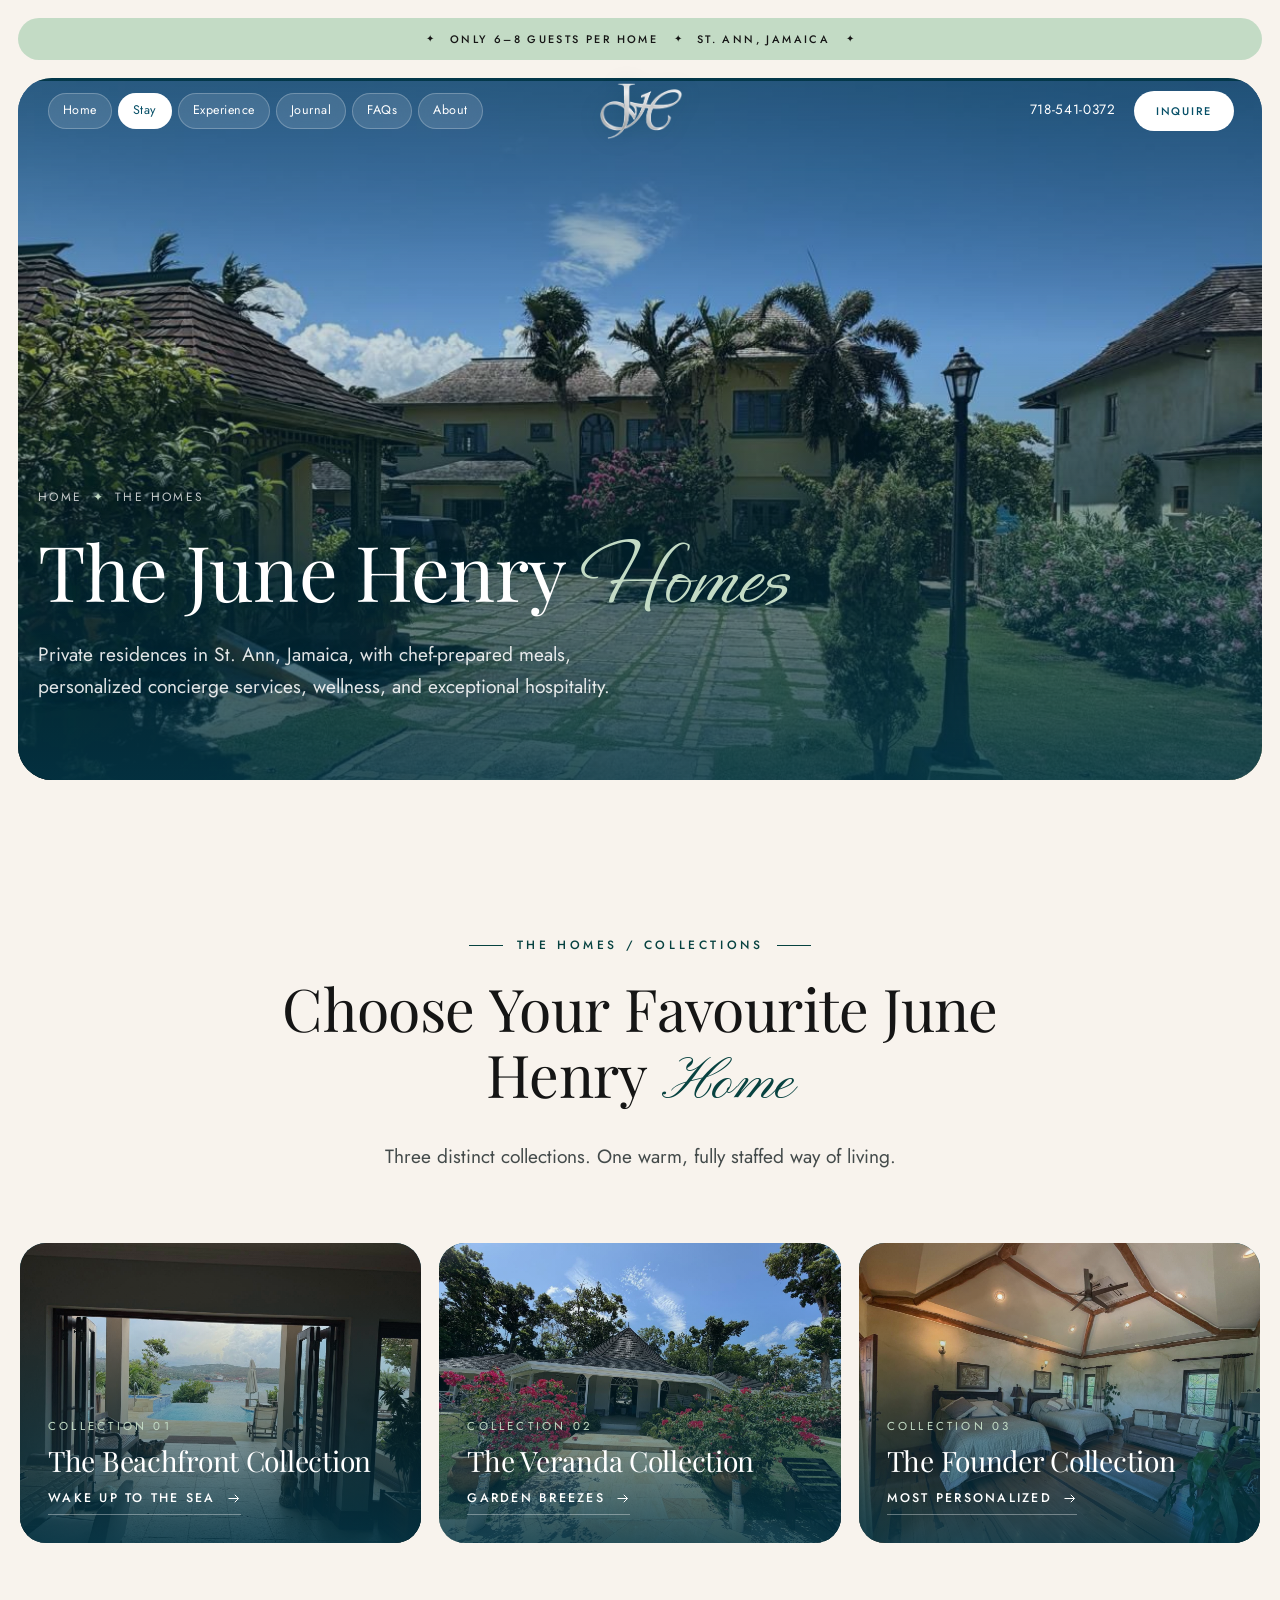
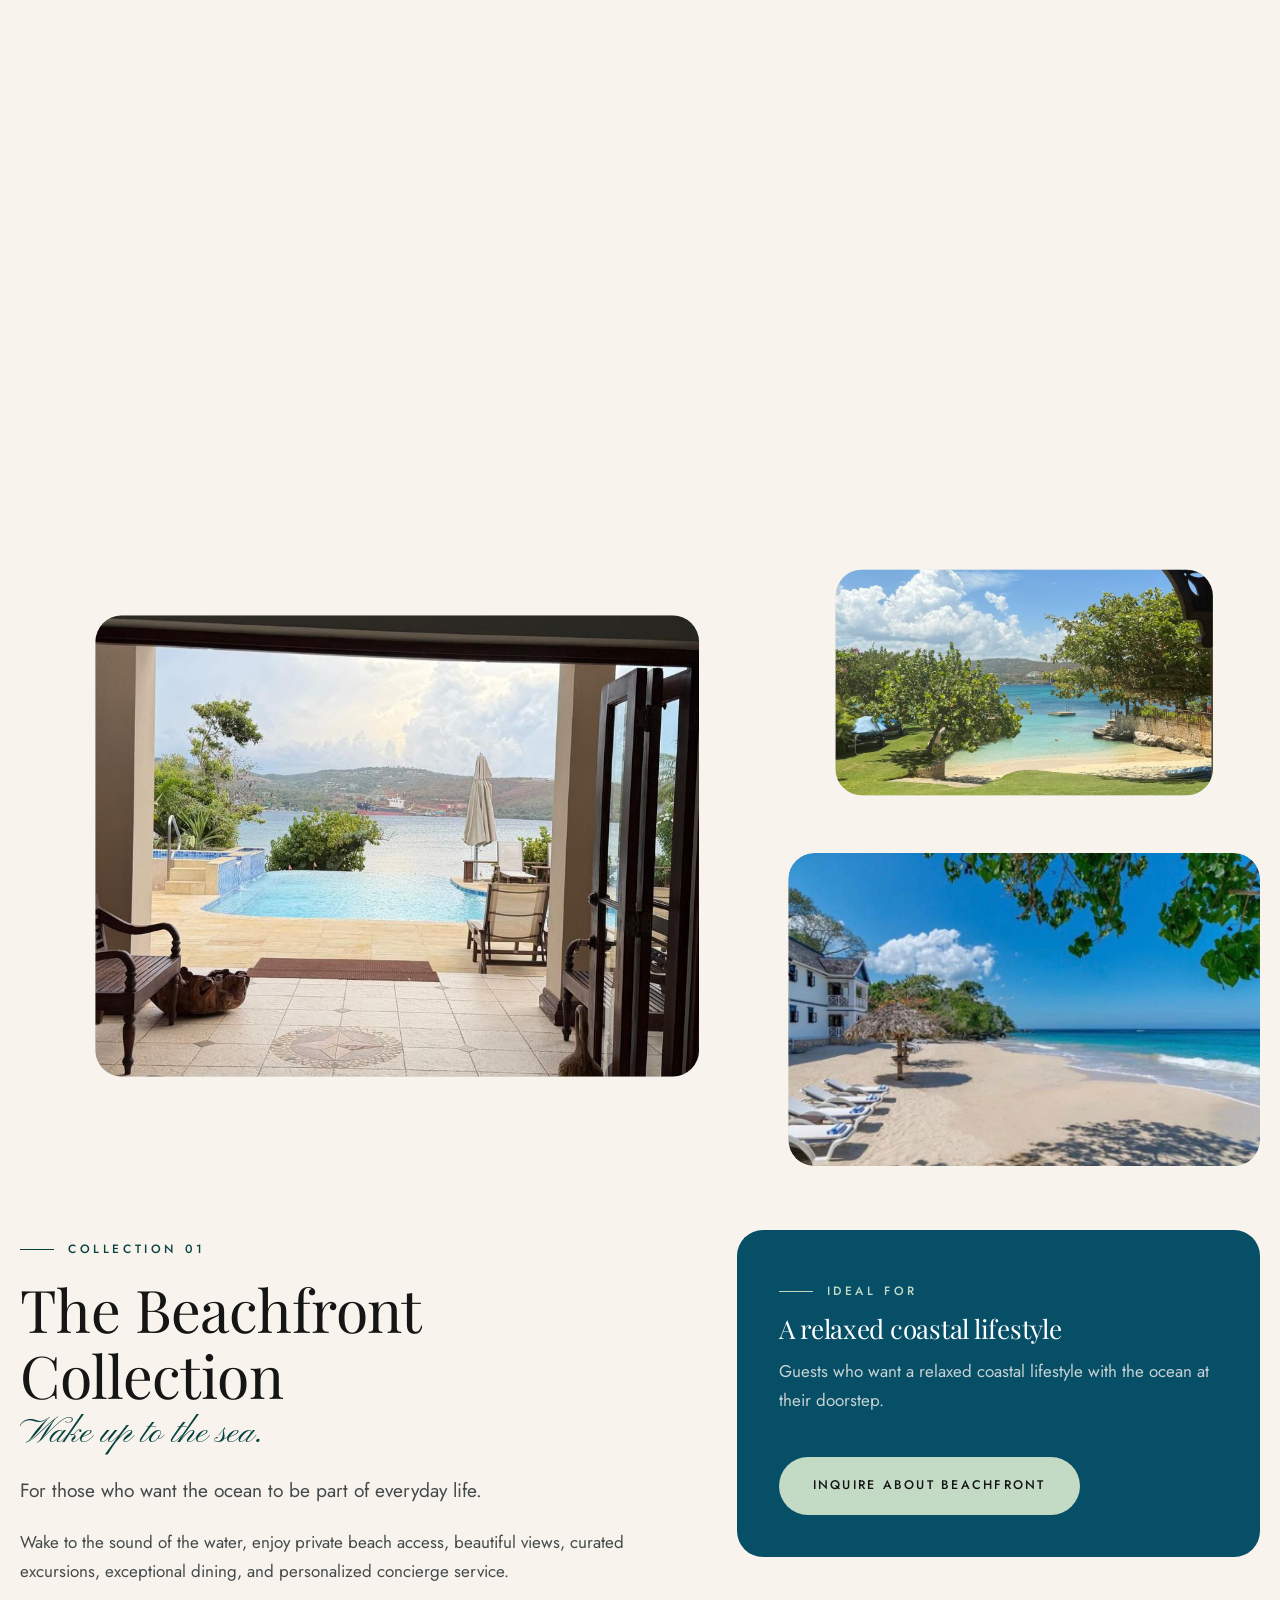
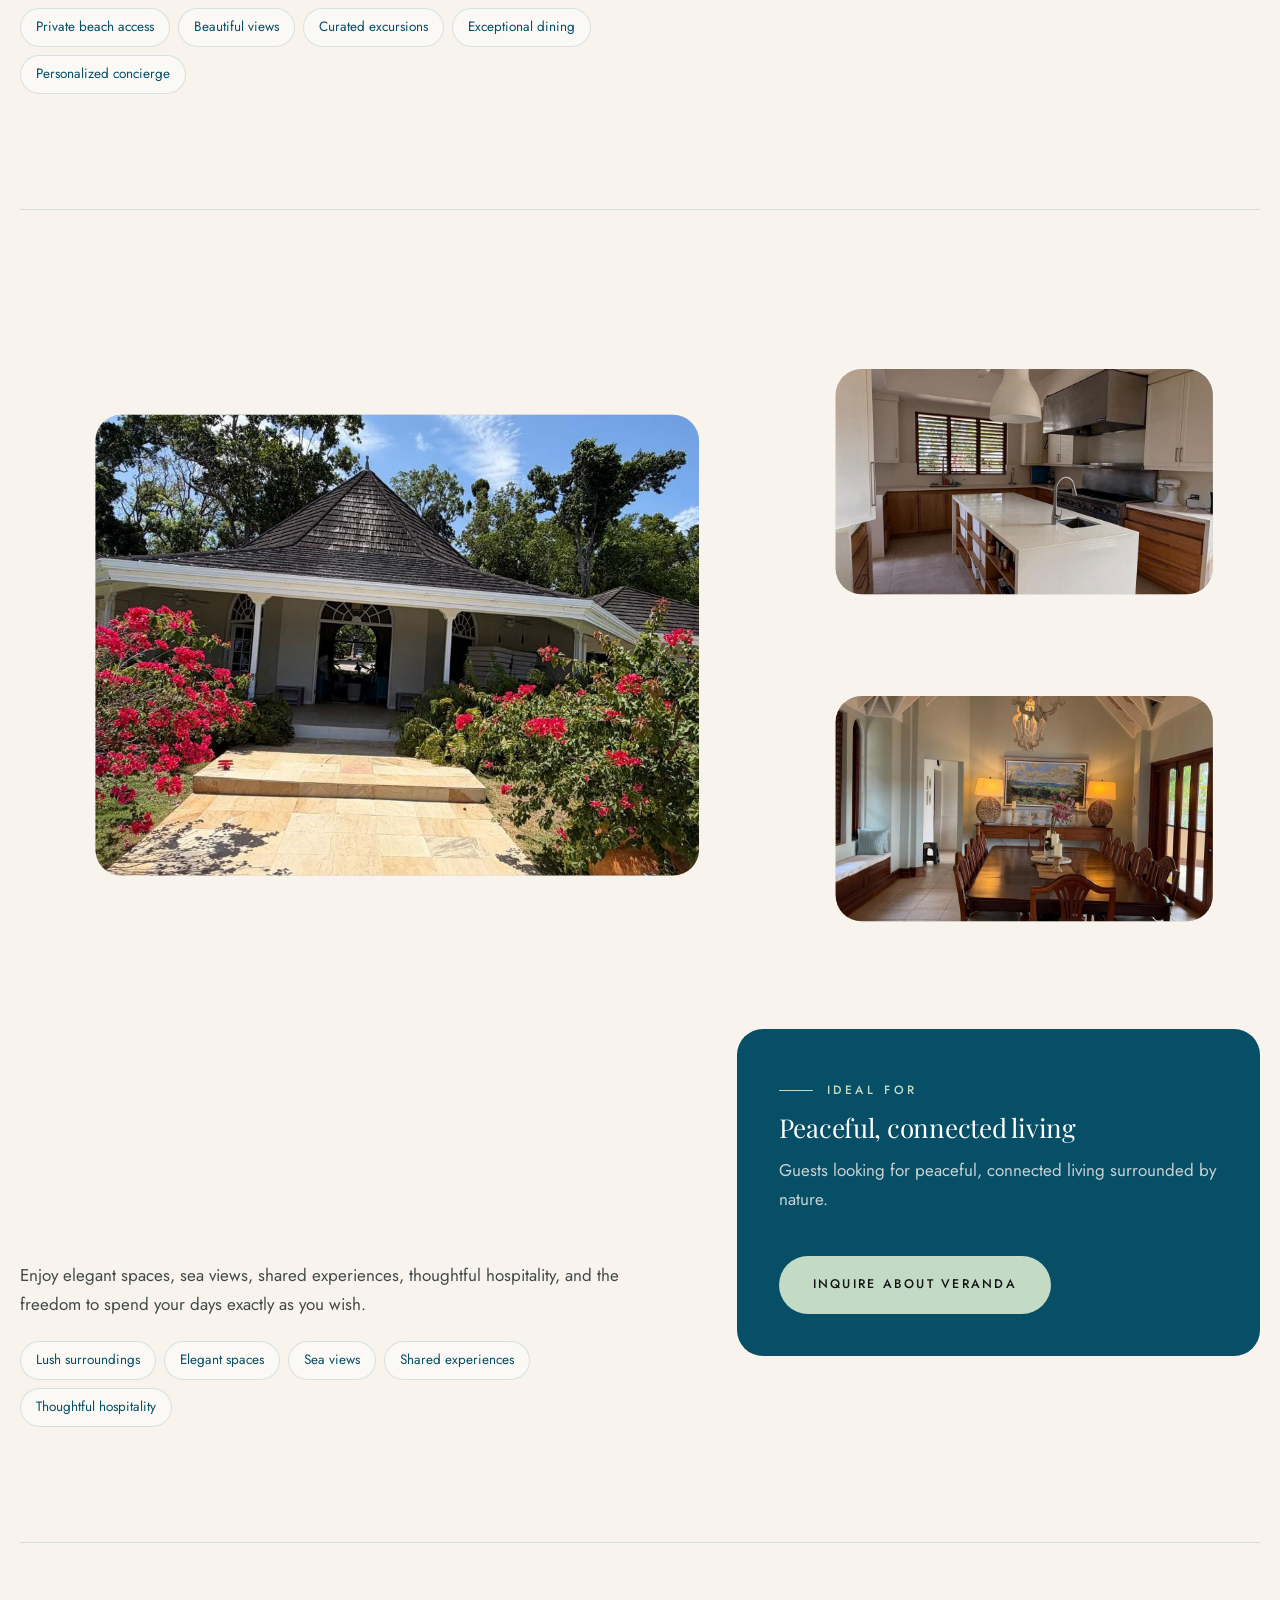
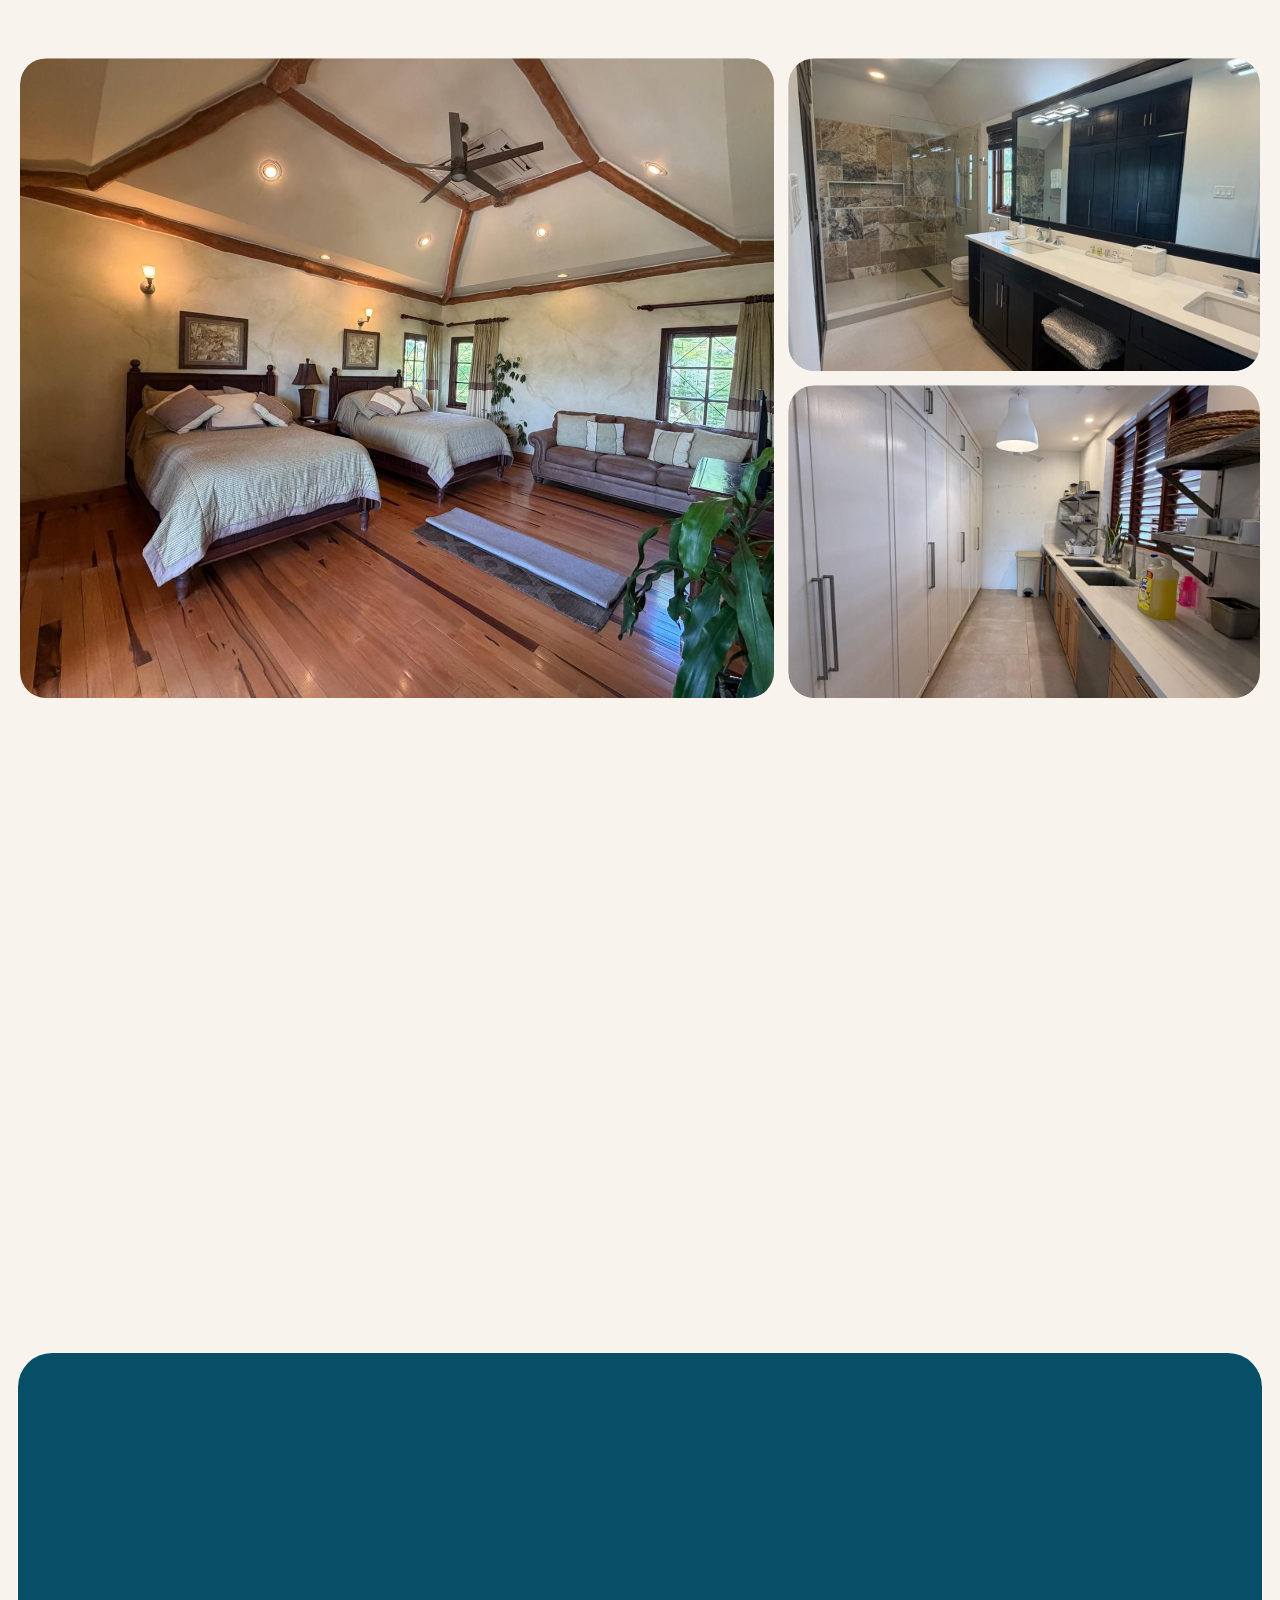
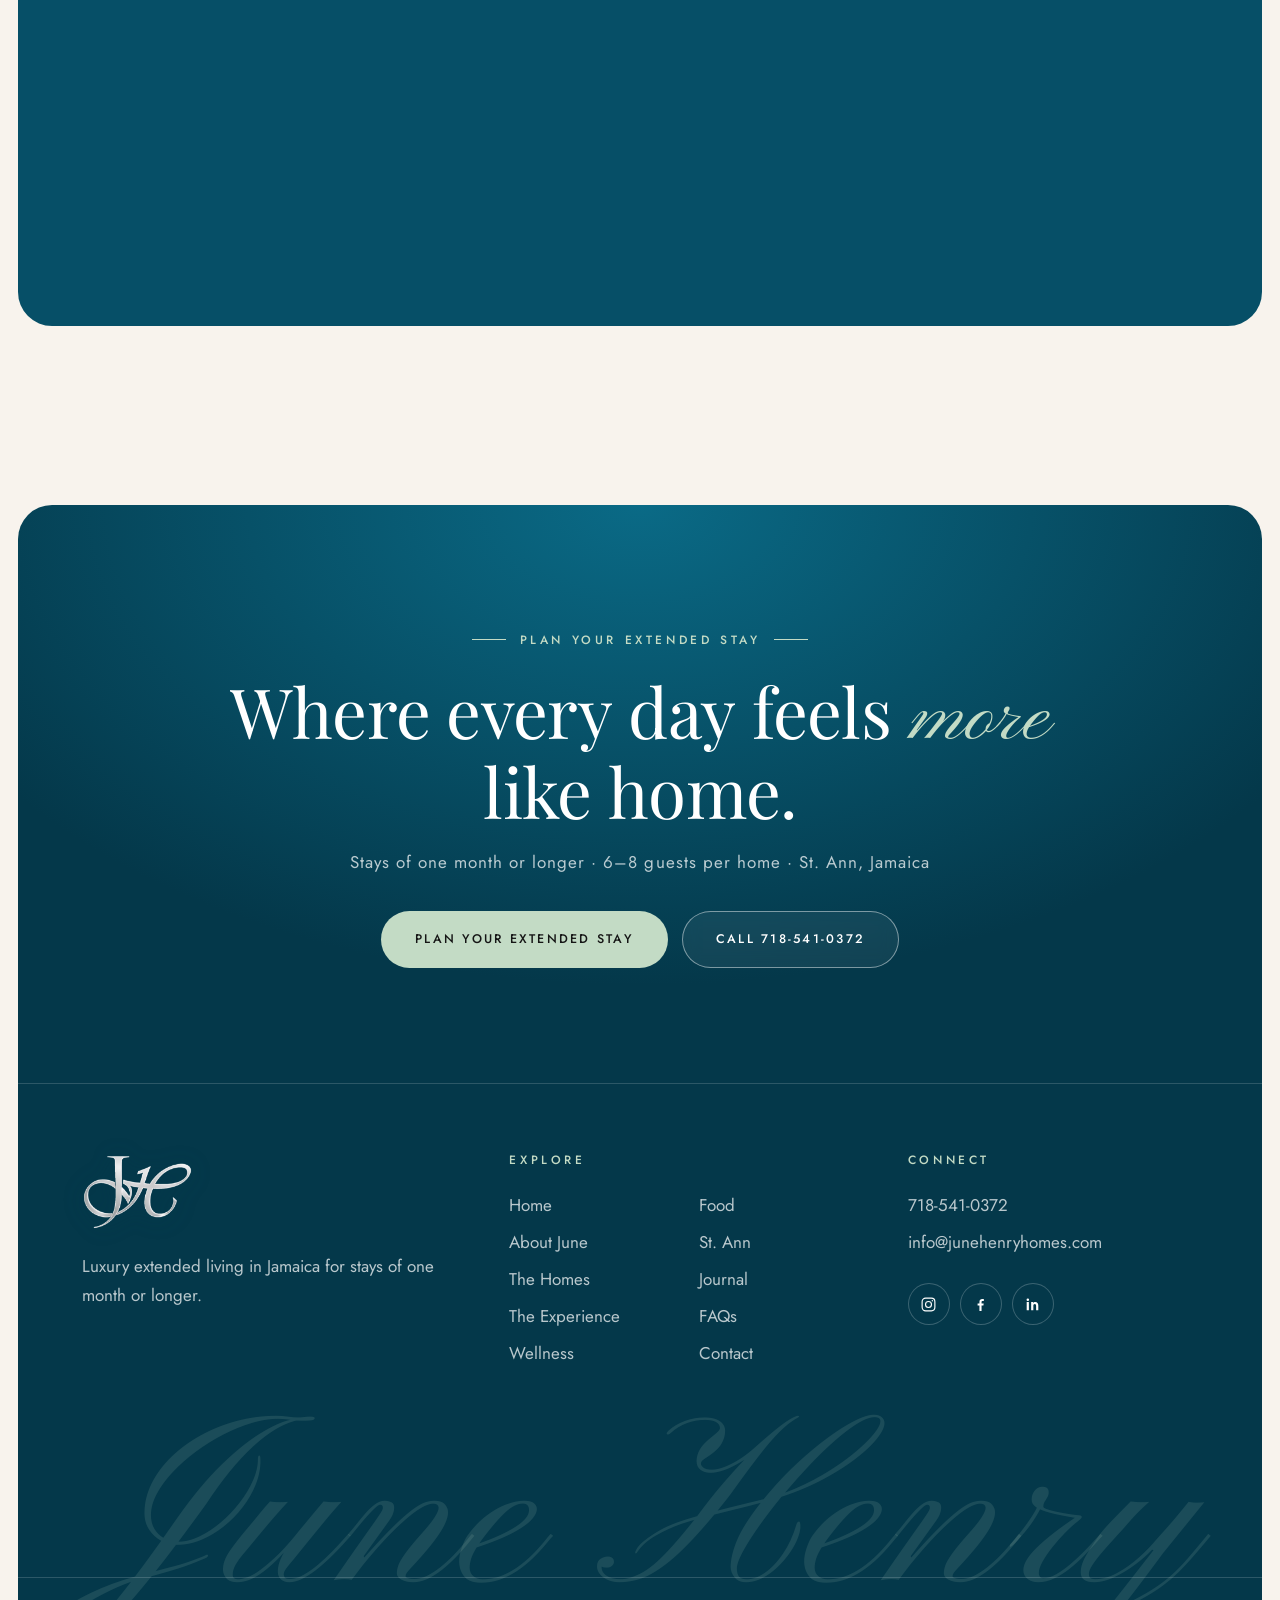
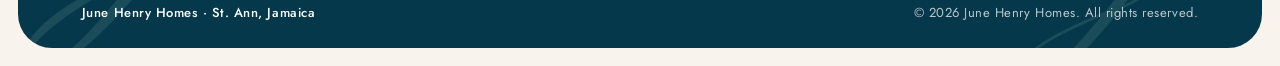
<file: homes.html>
<!DOCTYPE html>
<html lang="en" class="no-js">
<head>
  <meta charset="UTF-8">
  <meta name="viewport" content="width=device-width, initial-scale=1">
  <title>Luxury Homes in St. Ann, Jamaica | June Henry Homes</title>
  <meta name="description" content="Explore the June Henry Homes collections featuring private residences, chef-prepared meals, personalized concierge services, wellness, and exceptional hospitality.">
  <meta name="theme-color" content="#064F67">
  <meta property="og:type" content="website">
  <meta property="og:site_name" content="June Henry Homes">
  <meta property="og:title" content="Luxury Homes in St. Ann, Jamaica | June Henry Homes">
  <meta property="og:description" content="Explore the June Henry Homes collections featuring private residences, chef-prepared meals, personalized concierge services, wellness, and exceptional hospitality.">
  <link rel="icon" href="data:image/svg+xml,%3Csvg xmlns='http://www.w3.org/2000/svg' viewBox='0 0 64 64'%3E%3Crect width='64' height='64' rx='16' fill='%23064F67'/%3E%3Ctext x='50%25' y='60%25' text-anchor='middle' font-family='Georgia,serif' font-size='28' fill='%23074240'%3EJH%3C/text%3E%3C/svg%3E">
  <link rel="preconnect" href="https://fonts.googleapis.com">
  <link rel="preconnect" href="https://fonts.gstatic.com" crossorigin>
  <link href="https://fonts.googleapis.com/css2?family=Jost:wght@300;400;500;600&family=Pinyon+Script&family=Ephesis&family=Playfair+Display:ital,wght@0,400;0,500;0,600;1,400;1,500&display=swap" rel="stylesheet">
  <link rel="stylesheet" href="css/base.css">
  <link rel="stylesheet" href="css/sections.css">
  <link rel="stylesheet" href="css/pages.css">
</head>
<body data-page="homes">
  <div id="site-header"></div>

  <main id="main">
    <section class="page-hero">
      <div class="hero-media" data-parallax="0.12">
        <img src="images/home-pathway.jpg" alt="Pathway between the June Henry Homes residences" fetchpriority="high">
      </div>
      <div class="page-hero-content">
        <nav class="breadcrumb hero-anim" aria-label="Breadcrumb"><a href="index.html">Home</a><span aria-hidden="true">✦</span><span aria-current="page">The Homes</span></nav>
        <h1 class="hero-anim" style="--d:.15s">The June Henry <span class="script">Homes</span></h1>
        <p class="lead hero-anim" style="--d:.35s">Private residences in St. Ann, Jamaica, with chef-prepared meals, personalized concierge services, wellness, and exceptional hospitality.</p>
      </div>
    </section>

    <!-- Collection overview -->
    <section class="section">
      <div class="container">
        <div class="section-head">
          <span class="eyebrow center reveal">The Homes / Collections</span>
          <h2 class="h2" data-split>Choose Your Favourite June Henry <span class="script">Home</span></h2>
          <p class="lead reveal">Three distinct collections. One warm, fully staffed way of living.</p>
        </div>
        <div class="collection-nav">
          <a class="collection-link reveal" href="#beachfront">
            <img src="images/living-pool-view.jpg" alt="Living room opening onto the pool and the sea" loading="lazy">
            <span class="count">Collection 01</span>
            <h3>The Beachfront Collection</h3>
            <span class="link-arrow">Wake up to the sea <svg viewBox="0 0 24 24" fill="none" stroke="currentColor" stroke-width="1.6" aria-hidden="true"><path d="M4 12h16M14 6l6 6-6 6"/></svg></span>
          </a>
          <a class="collection-link reveal" style="--d:.1s" href="#veranda">
            <img src="images/cottage-veranda.jpg" alt="A June Henry Homes cottage with its wraparound veranda" loading="lazy">
            <span class="count">Collection 02</span>
            <h3>The Veranda Collection</h3>
            <span class="link-arrow">Garden breezes <svg viewBox="0 0 24 24" fill="none" stroke="currentColor" stroke-width="1.6" aria-hidden="true"><path d="M4 12h16M14 6l6 6-6 6"/></svg></span>
          </a>
          <a class="collection-link reveal" style="--d:.2s" href="#founder">
            <img src="images/bedroom-twin.jpg" alt="Guest bedroom with beamed ceiling at June Henry Homes" loading="lazy">
            <span class="count">Collection 03</span>
            <h3>The Founder Collection</h3>
            <span class="link-arrow">Most personalized <svg viewBox="0 0 24 24" fill="none" stroke="currentColor" stroke-width="1.6" aria-hidden="true"><path d="M4 12h16M14 6l6 6-6 6"/></svg></span>
          </a>
        </div>
      </div>
    </section>

    <!-- Every home includes -->
    <section class="section-tight" style="padding-top:0" aria-labelledby="includes-title">
      <div class="container">
        <h2 id="includes-title" class="visually-hidden">Included in every home</h2>
        <div class="card-grid four">
          <article class="info-card reveal" data-glow>
            <span class="icon-ring"><svg viewBox="0 0 24 24" fill="none" stroke="currentColor" stroke-width="1.4" aria-hidden="true"><path d="M3 18h18M5 18a7 7 0 0 1 14 0M12 8V6M10.5 6h3"/></svg></span>
            <h3>Chef-prepared meals</h3>
            <p>Breakfast, lunch, dinner, and snacks, made fresh every day.</p>
          </article>
          <article class="info-card reveal" style="--d:.08s" data-glow>
            <span class="icon-ring"><svg viewBox="0 0 24 24" fill="none" stroke="currentColor" stroke-width="1.4" aria-hidden="true"><path d="M6 16v-5a6 6 0 0 1 12 0v5l2 2H4z"/><path d="M10 20a2 2 0 0 0 4 0"/></svg></span>
            <h3>Dedicated staff</h3>
            <p>Chef, butler, housekeeper, laundress, and gardener.</p>
          </article>
          <article class="info-card reveal" style="--d:.16s" data-glow>
            <span class="icon-ring"><svg viewBox="0 0 24 24" fill="none" stroke="currentColor" stroke-width="1.4" aria-hidden="true"><circle cx="8" cy="15" r="4"/><path d="M11 12l9-9M16 7l3 3"/></svg></span>
            <h3>Personal concierge</h3>
            <p>Help with activities, appointments, excursions, and transportation.</p>
          </article>
          <article class="info-card is-navy reveal" style="--d:.24s" data-glow>
            <span class="icon-ring"><svg viewBox="0 0 24 24" fill="none" stroke="currentColor" stroke-width="1.4" aria-hidden="true"><circle cx="9" cy="8" r="3"/><path d="M3 20a6 6 0 0 1 12 0"/><circle cx="17" cy="9" r="2.4"/><path d="M15.5 14.2A5 5 0 0 1 21 19"/></svg></span>
            <h3>6–8 guests only</h3>
            <p>An intimate home where people know you.</p>
          </article>
        </div>
      </div>
    </section>

    <div class="container">
      <!-- Beachfront -->
      <section class="collection" id="beachfront" aria-labelledby="beachfront-title">
        <div class="gallery">
          <div class="media reveal-mask"><img src="images/living-pool-view.jpg" alt="Living room opening onto the pool and the sea" loading="lazy"></div>
          <div class="media reveal-mask" style="--d:.15s"><img src="images/gazebo-beach.jpg" alt="The gazebo looking over the private beach" loading="lazy"></div>
          <div class="media reveal-mask" style="--d:.3s"><img src="images/beach-cove.jpg" alt="The beach and cove beside the residences" loading="lazy"></div>
        </div>
        <div class="collection-body">
          <div>
            <span class="eyebrow reveal">Collection 01</span>
            <h2 id="beachfront-title" class="h2" data-split>The Beachfront Collection</h2>
            <p class="script-sub reveal">Wake up to the sea.</p>
            <p class="lead reveal">For those who want the ocean to be part of everyday life.</p>
            <p class="reveal">Wake to the sound of the water, enjoy private beach access, beautiful views, curated excursions, exceptional dining, and personalized concierge service.</p>
            <ul class="chips reveal">
              <li>Private beach access</li><li>Beautiful views</li><li>Curated excursions</li><li>Exceptional dining</li><li>Personalized concierge</li>
            </ul>
          </div>
          <aside class="ideal-card reveal reveal-right">
            <span class="eyebrow light">Ideal for</span>
            <h3>A relaxed coastal lifestyle</h3>
            <p>Guests who want a relaxed coastal lifestyle with the ocean at their doorstep.</p>
            <a class="btn btn-gold" href="contact.html?collection=beachfront">Inquire About Beachfront</a>
          </aside>
        </div>
      </section>

      <!-- Veranda -->
      <section class="collection" id="veranda" aria-labelledby="veranda-title">
        <div class="gallery">
          <div class="media reveal-mask"><img src="images/cottage-veranda.jpg" alt="A June Henry Homes cottage with its wraparound veranda" loading="lazy"></div>
          <div class="media reveal-mask" style="--d:.15s"><img src="images/kitchen-wide.jpg" alt="The kitchen at a June Henry Homes residence" loading="lazy"></div>
          <div class="media reveal-mask" style="--d:.3s"><img src="images/dining-room.jpg" alt="The dining room set for a shared meal" loading="lazy"></div>
        </div>
        <div class="collection-body">
          <div>
            <span class="eyebrow reveal">Collection 02</span>
            <h2 id="veranda-title" class="h2" data-split>The Veranda Collection</h2>
            <p class="script-sub reveal">Slow mornings. Garden breezes. Beautiful days.</p>
            <p class="lead reveal">Settle into lush surroundings and a more intimate rhythm of island living.</p>
            <p class="reveal">Enjoy elegant spaces, sea views, shared experiences, thoughtful hospitality, and the freedom to spend your days exactly as you wish.</p>
            <ul class="chips reveal">
              <li>Lush surroundings</li><li>Elegant spaces</li><li>Sea views</li><li>Shared experiences</li><li>Thoughtful hospitality</li>
            </ul>
          </div>
          <aside class="ideal-card reveal reveal-right">
            <span class="eyebrow light">Ideal for</span>
            <h3>Peaceful, connected living</h3>
            <p>Guests looking for peaceful, connected living surrounded by nature.</p>
            <a class="btn btn-gold" href="contact.html?collection=veranda">Inquire About Veranda</a>
          </aside>
        </div>
      </section>

      <!-- Founder -->
      <section class="collection" id="founder" aria-labelledby="founder-title">
        <div class="gallery">
          <div class="media reveal-mask"><img src="images/bedroom-twin.jpg" alt="Guest bedroom with beamed ceiling at June Henry Homes" loading="lazy"></div>
          <div class="media reveal-mask" style="--d:.15s"><img src="images/bathroom-suite.jpg" alt="Guest bathroom with a walk-in shower" loading="lazy"></div>
          <div class="media reveal-mask" style="--d:.3s"><img src="images/butler-pantry.jpg" alt="The butler’s pantry at June Henry Homes" loading="lazy"></div>
        </div>
        <div class="collection-body">
          <div>
            <span class="eyebrow burgundy reveal">Collection 03</span>
            <h2 id="founder-title" class="h2" data-split>The Founder Collection</h2>
            <p class="script-sub reveal">Our most personal expression of June Henry Homes.</p>
            <p class="lead reveal">For guests who value a higher level of privacy, personalization, and attentive service.</p>
            <p class="reveal">Private suites, personal butler service, wellness coordination, curated experiences, and concierge support come together to create an exceptionally tailored stay.</p>
            <ul class="chips reveal">
              <li>Private suites</li><li>Personal butler service</li><li>Wellness coordination</li><li>Curated experiences</li><li>Concierge support</li>
            </ul>
          </div>
          <aside class="ideal-card is-burgundy reveal reveal-right">
            <span class="eyebrow light">Ideal for</span>
            <h3>Our most personalized experience</h3>
            <p>Guests seeking our most personalized experience.</p>
            <a class="btn btn-light" href="contact.html?collection=founder">Inquire About Founder</a>
          </aside>
        </div>
      </section>
    </div>

    <section class="quote-band" aria-label="Help choosing a home">
      <span class="eyebrow center light reveal">Not sure which home is right for you?</span>
      <blockquote class="reveal">Tell us how you like to spend your days, and we’ll help you find your <span class="script">perfect</span> home.</blockquote>
      <div class="btn-row center reveal">
        <a class="btn btn-gold" href="contact.html">Plan Your Extended Stay</a>
        <a class="btn btn-ghost-light" href="tel:+17185410372">Call 718-541-0372</a>
      </div>
    </section>
    <div class="section-tight" aria-hidden="true"></div>
  </main>

  <div id="site-footer"></div>
  <script src="js/components.js"></script>
  <script src="js/main.js"></script>
</body>
</html>
</file>
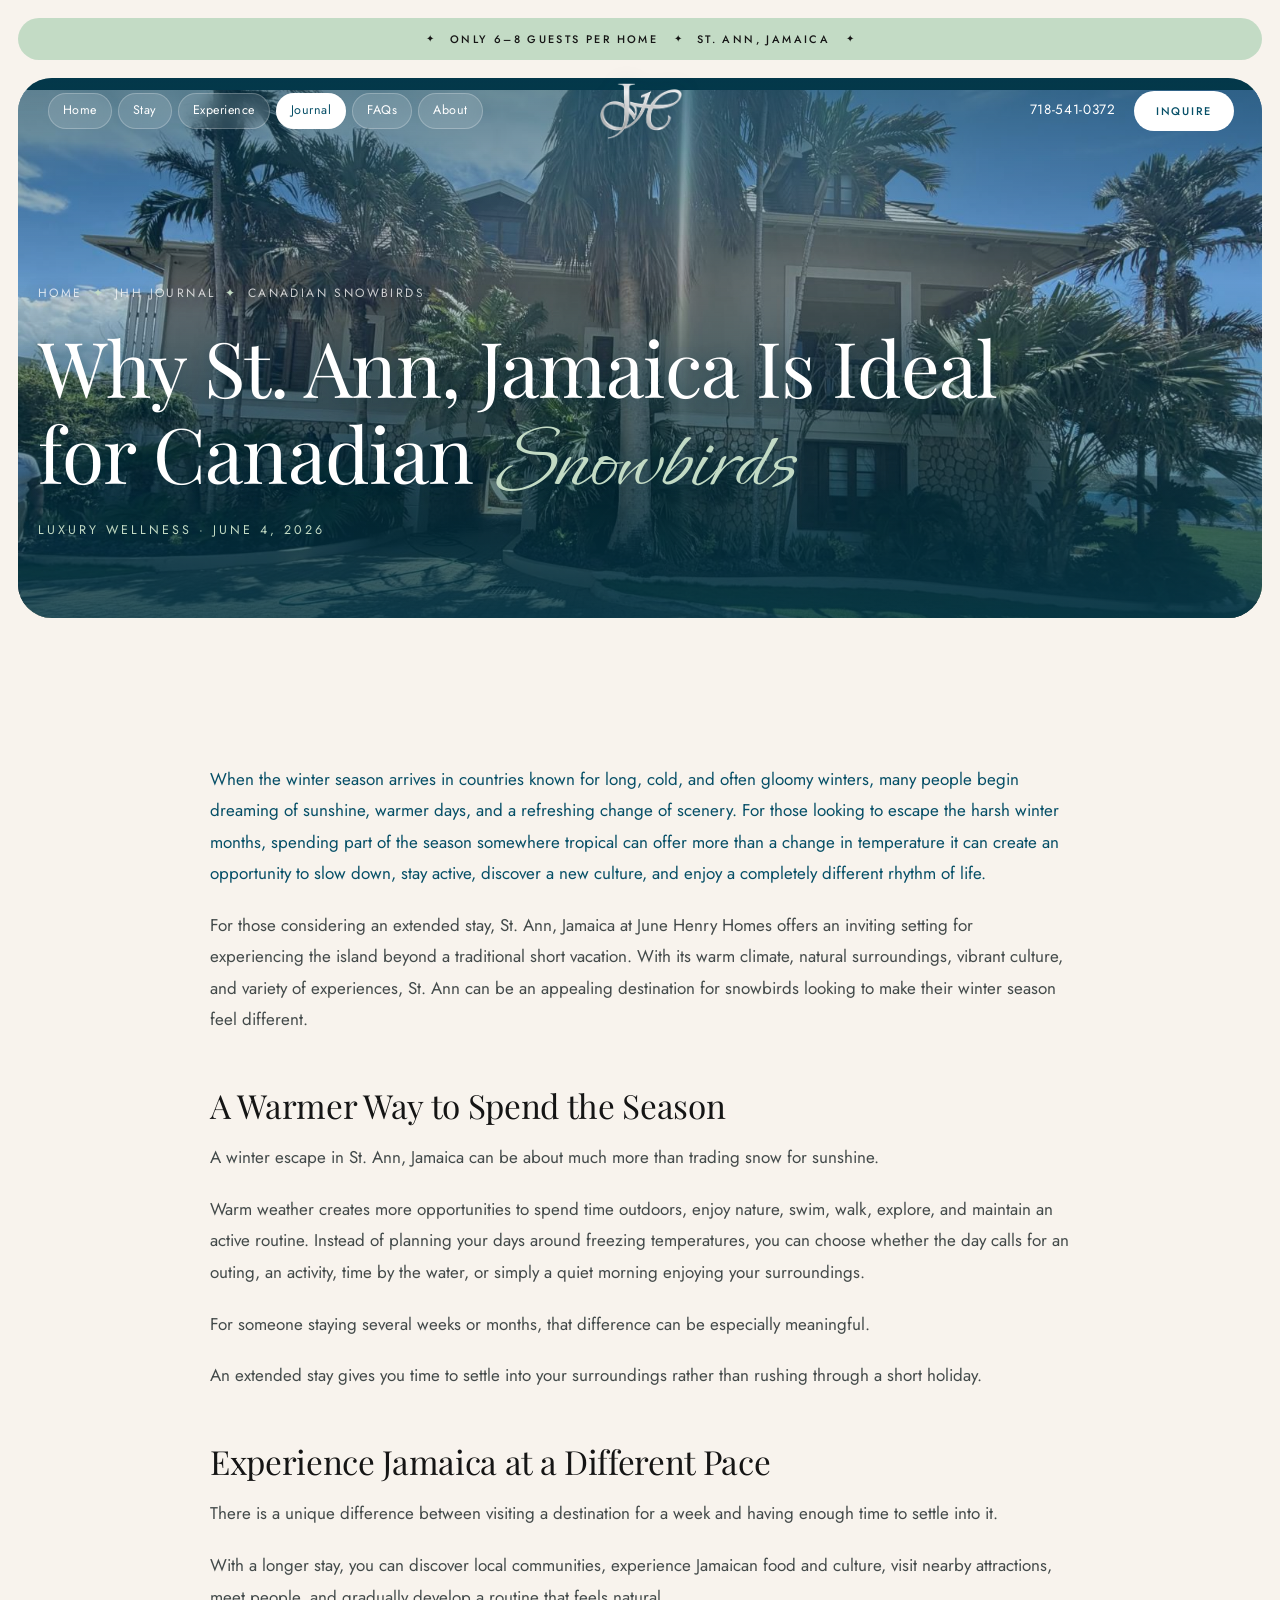
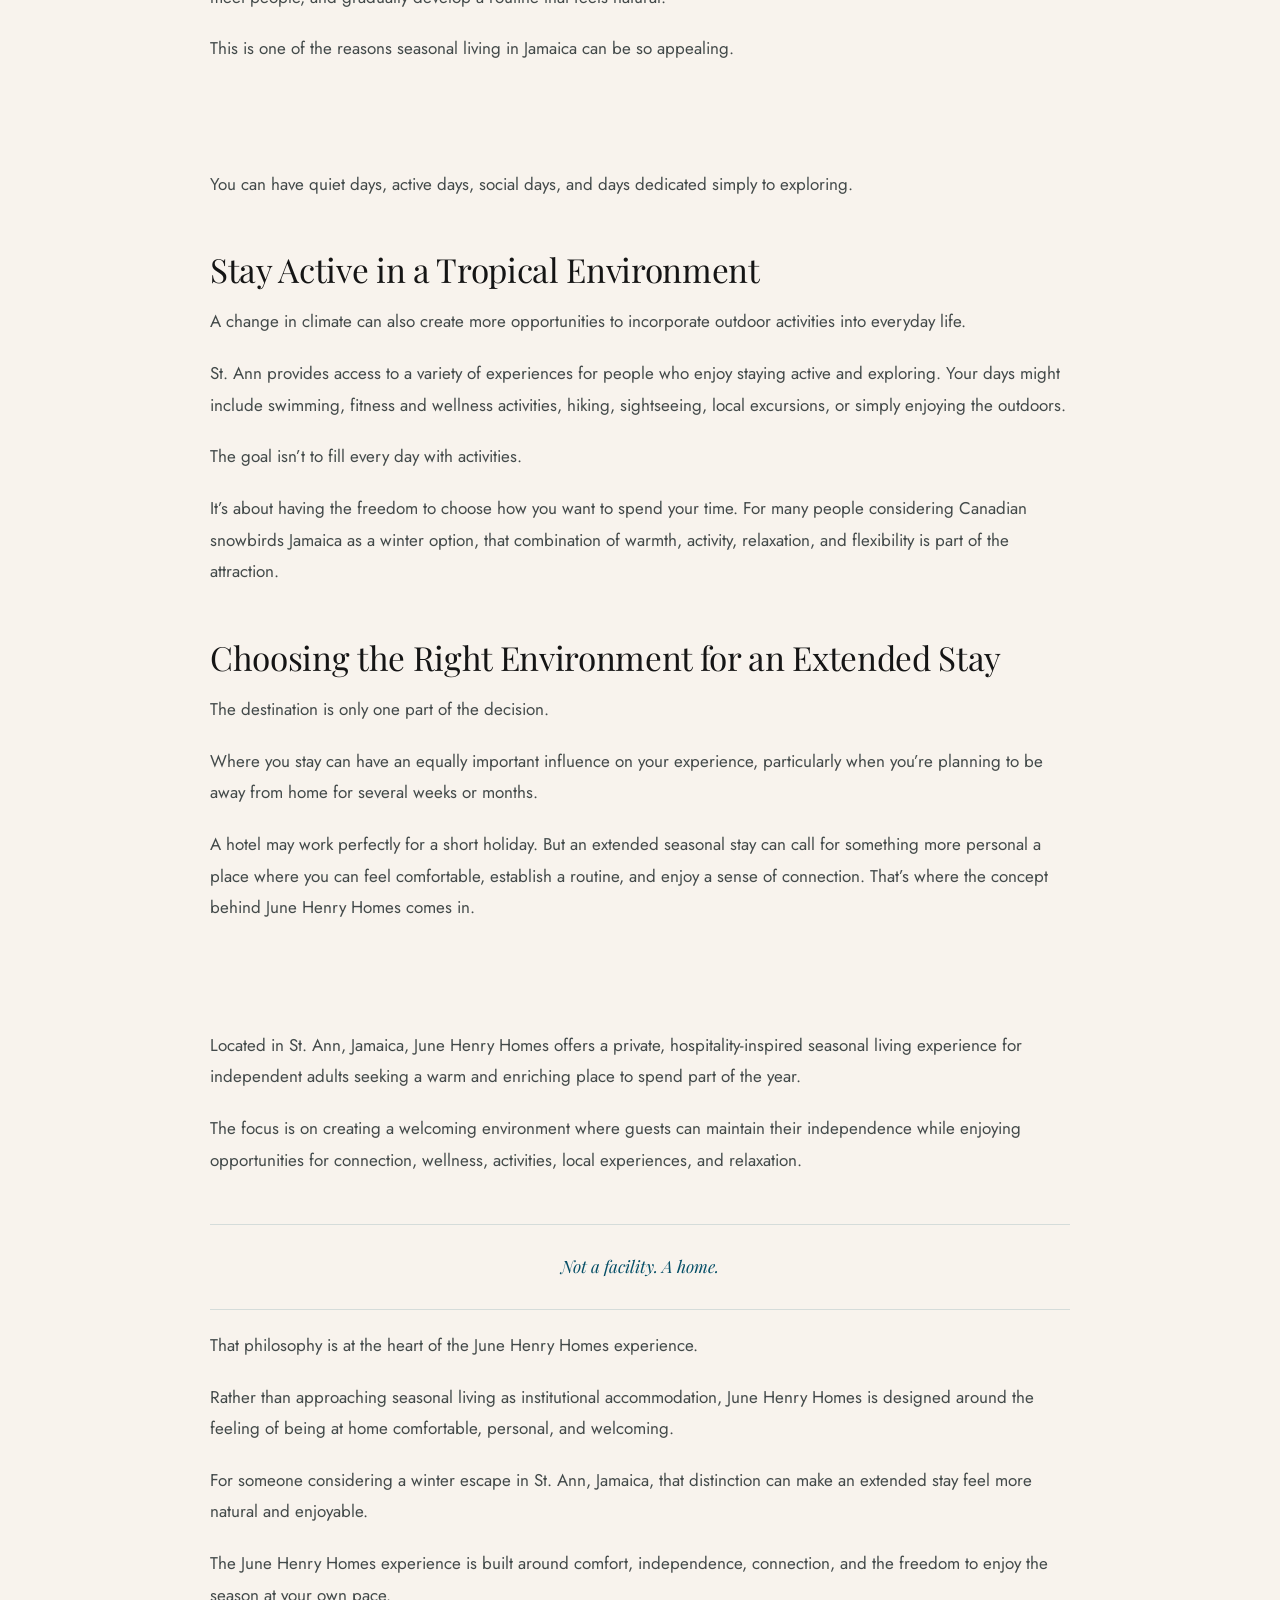
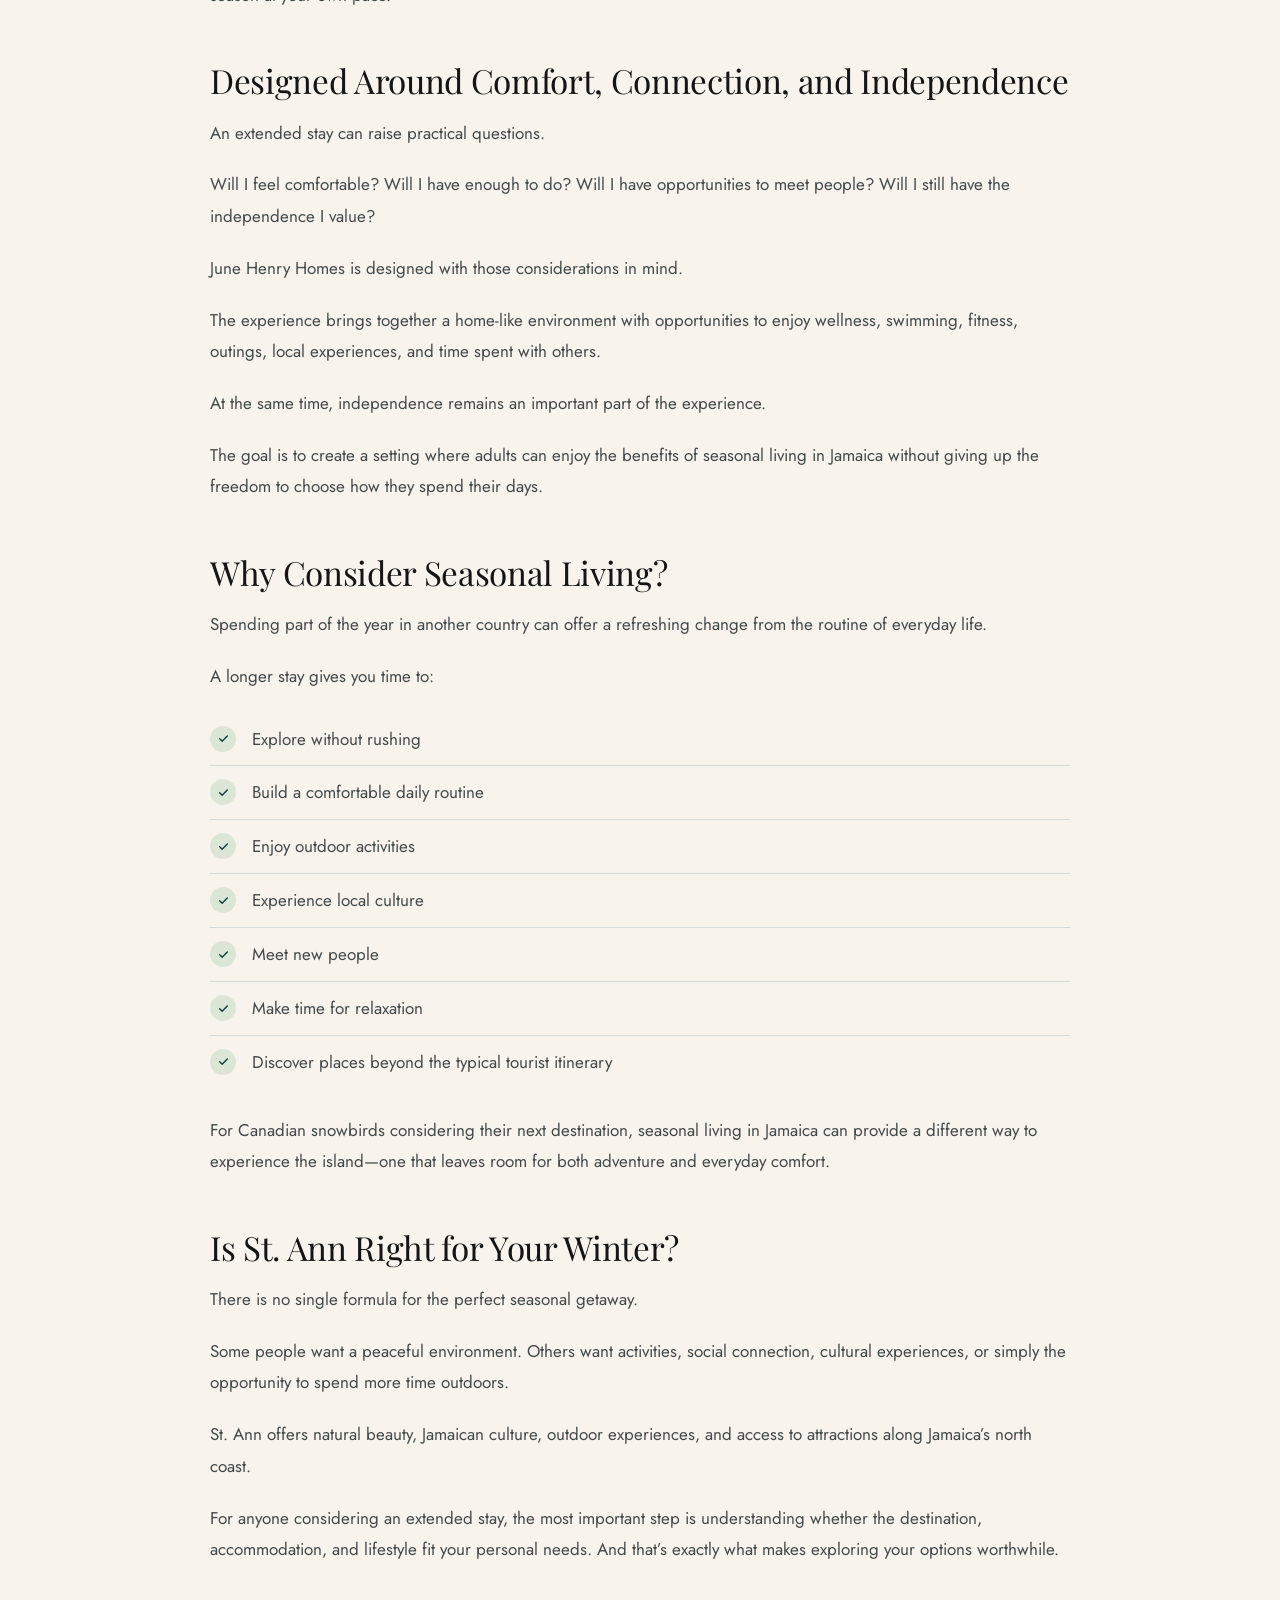
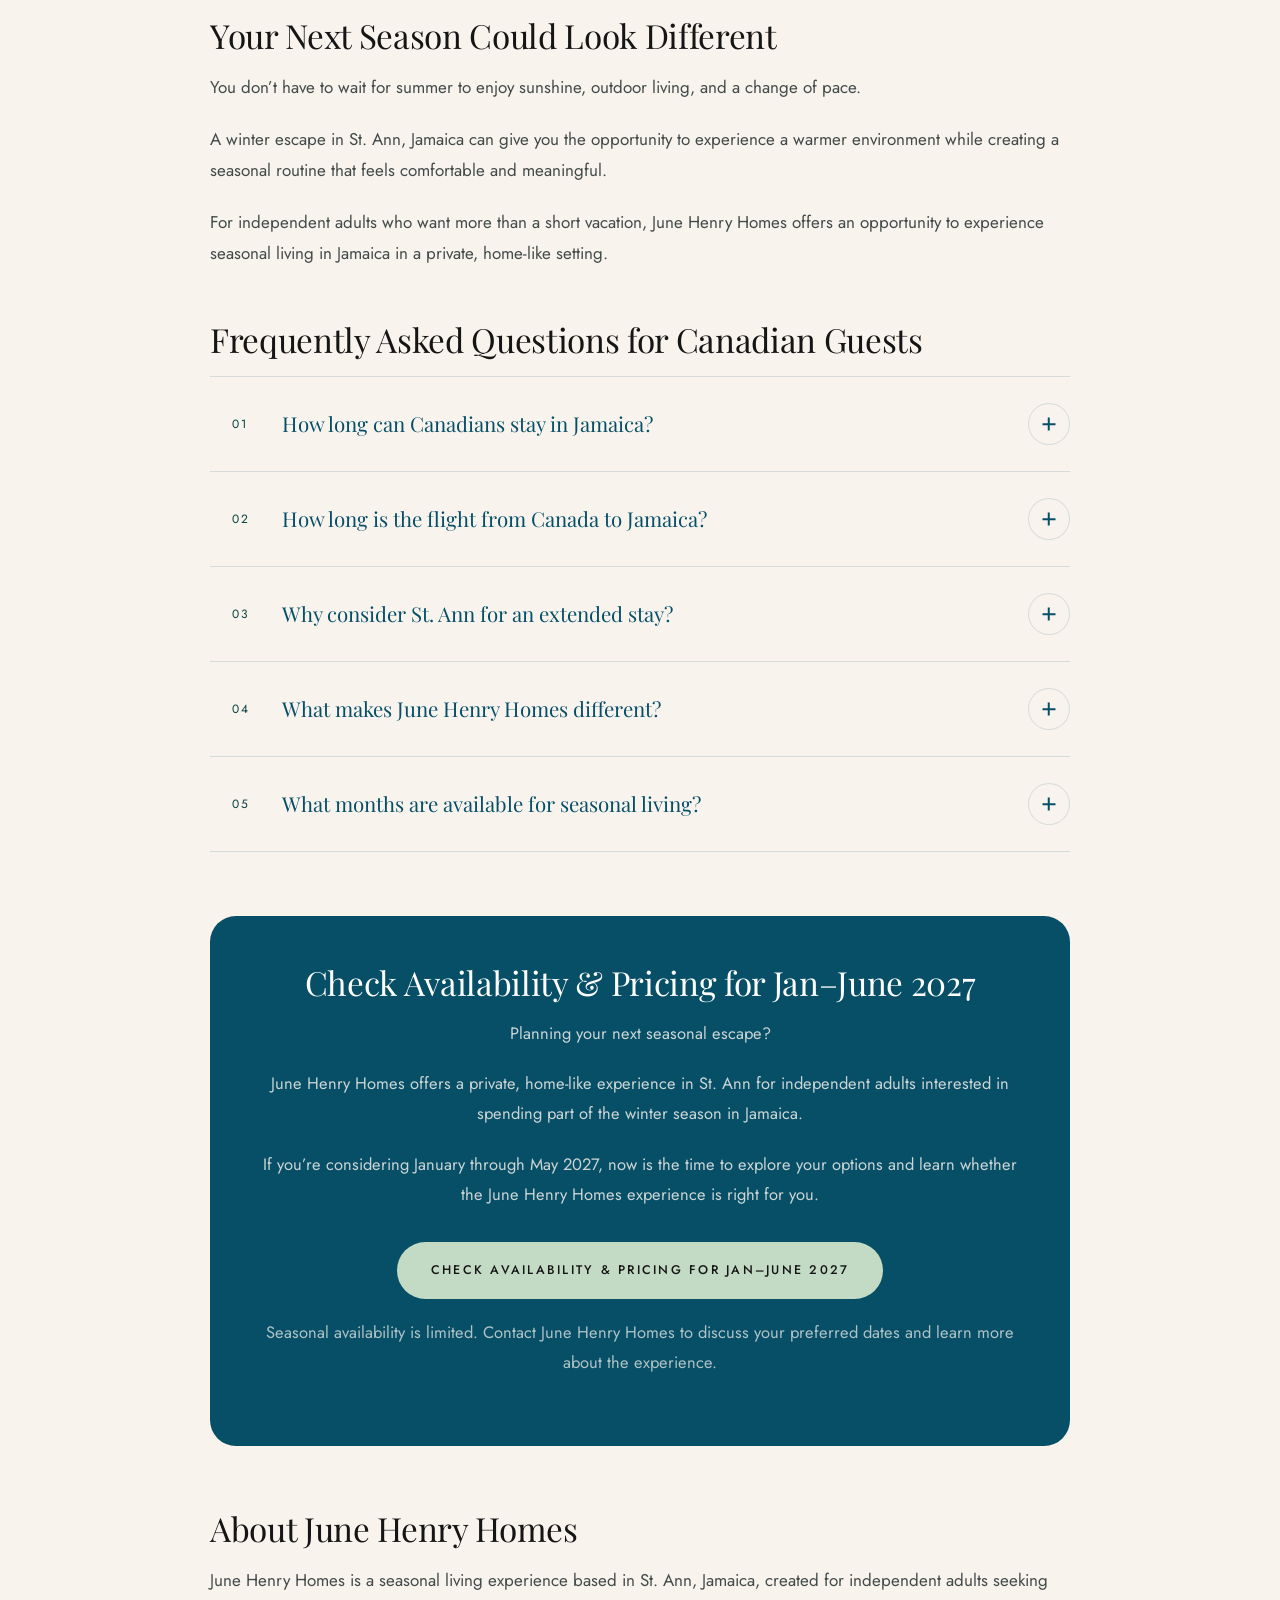
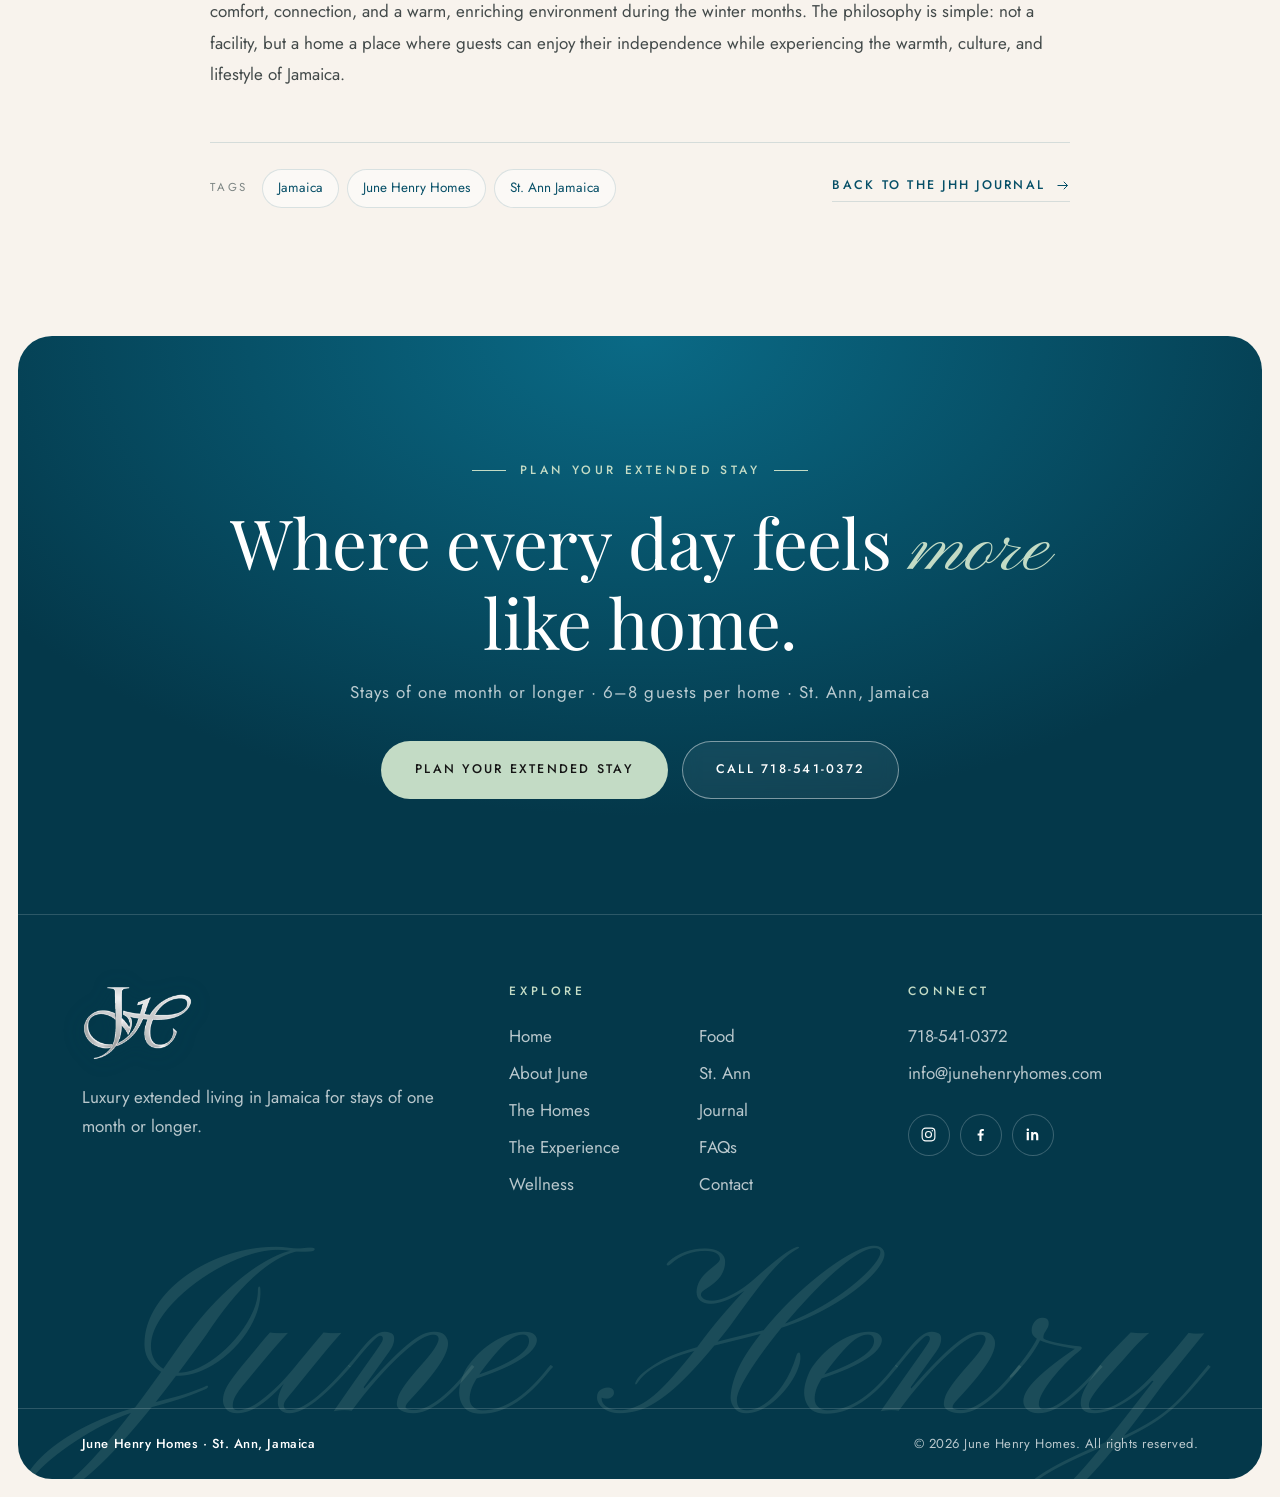
<file: journal-canadian-snowbirds.html>
<!DOCTYPE html>
<html lang="en" class="no-js">
<head>
  <meta charset="UTF-8">
  <meta name="viewport" content="width=device-width, initial-scale=1">
  <title>Why St. Ann, Jamaica Is Ideal for Canadian Snowbirds | JHH Journal</title>
  <meta name="description" content="Why St. Ann, Jamaica suits Canadian snowbirds: warm weather, an unhurried pace, outdoor living and a private, home-like setting for an extended winter stay.">
  <meta name="theme-color" content="#064F67">
  <meta property="og:type" content="article">
  <meta property="og:site_name" content="June Henry Homes">
  <meta property="og:title" content="Why St. Ann, Jamaica Is Ideal for Canadian Snowbirds">
  <meta property="og:description" content="Why St. Ann, Jamaica suits Canadian snowbirds: warm weather, an unhurried pace, outdoor living and a private, home-like setting for an extended winter stay.">
  <link rel="icon" href="data:image/svg+xml,%3Csvg xmlns='http://www.w3.org/2000/svg' viewBox='0 0 64 64'%3E%3Crect width='64' height='64' rx='16' fill='%23064F67'/%3E%3Ctext x='50%25' y='60%25' text-anchor='middle' font-family='Georgia,serif' font-size='28' fill='%23074240'%3EJH%3C/text%3E%3C/svg%3E">
  <link rel="preconnect" href="https://fonts.googleapis.com">
  <link rel="preconnect" href="https://fonts.gstatic.com" crossorigin>
  <link href="https://fonts.googleapis.com/css2?family=Jost:wght@300;400;500;600&family=Pinyon+Script&family=Ephesis&family=Playfair+Display:ital,wght@0,400;0,500;0,600;1,400;1,500&display=swap" rel="stylesheet">
  <link rel="stylesheet" href="css/base.css">
  <link rel="stylesheet" href="css/sections.css">
  <link rel="stylesheet" href="css/pages.css">
</head>
<body data-page="journal">
  <div id="site-header"></div>

  <main id="main">
    <section class="page-hero" style="min-height:clamp(420px,60vh,600px)">
      <div class="hero-media" data-parallax="0.12">
        <img src="images/home-entrance.jpg" alt="A June Henry Homes residence framed by palms" fetchpriority="high">
      </div>
      <div class="page-hero-content">
        <nav class="breadcrumb hero-anim" aria-label="Breadcrumb"><a href="index.html">Home</a><span aria-hidden="true">&#10022;</span><a href="journal.html">JHH Journal</a><span aria-hidden="true">&#10022;</span><span aria-current="page">Canadian Snowbirds</span></nav>
        <h1 class="hero-anim" style="--d:.15s">Why St. Ann, Jamaica Is Ideal for Canadian <span class="script">Snowbirds</span></h1>
        <p class="article-meta hero-anim" style="--d:.35s">Luxury Wellness &#183; June 4, 2026</p>
      </div>
    </section>

    <section class="section">
      <div class="container-narrow article">
        <p class="article-lead reveal">When the winter season arrives in countries known for long, cold, and often gloomy winters, many people begin dreaming of sunshine, warmer days, and a refreshing change of scenery. For those looking to escape the harsh winter months, spending part of the season somewhere tropical can offer more than a change in temperature it can create an opportunity to slow down, stay active, discover a new culture, and enjoy a completely different rhythm of life.</p>
        <p class="reveal">For those considering an extended stay, St. Ann, Jamaica at June Henry Homes offers an inviting setting for experiencing the island beyond a traditional short vacation. With its warm climate, natural surroundings, vibrant culture, and variety of experiences, St. Ann can be an appealing destination for snowbirds looking to make their winter season feel different.</p>
        <h2 class="reveal">A Warmer Way to Spend the Season</h2>
        <p class="reveal">A winter escape in St. Ann, Jamaica can be about much more than trading snow for sunshine.</p>
        <p class="reveal">Warm weather creates more opportunities to spend time outdoors, enjoy nature, swim, walk, explore, and maintain an active routine. Instead of planning your days around freezing temperatures, you can choose whether the day calls for an outing, an activity, time by the water, or simply a quiet morning enjoying your surroundings.</p>
        <p class="reveal">For someone staying several weeks or months, that difference can be especially meaningful.</p>
        <p class="reveal">An extended stay gives you time to settle into your surroundings rather than rushing through a short holiday.</p>
        <h2 class="reveal">Experience Jamaica at a Different Pace</h2>
        <p class="reveal">There is a unique difference between visiting a destination for a week and having enough time to settle into it.</p>
        <p class="reveal">With a longer stay, you can discover local communities, experience Jamaican food and culture, visit nearby attractions, meet people, and gradually develop a routine that feels natural.</p>
        <p class="reveal">This is one of the reasons seasonal living in Jamaica can be so appealing.</p>
        <p class="reveal">Rather than treating the destination as simply somewhere to visit, you have the opportunity to experience it as part of your lifestyle for a season.</p>
        <p class="reveal">You can have quiet days, active days, social days, and days dedicated simply to exploring.</p>
        <h2 class="reveal">Stay Active in a Tropical Environment</h2>
        <p class="reveal">A change in climate can also create more opportunities to incorporate outdoor activities into everyday life.</p>
        <p class="reveal">St. Ann provides access to a variety of experiences for people who enjoy staying active and exploring. Your days might include swimming, fitness and wellness activities, hiking, sightseeing, local excursions, or simply enjoying the outdoors.</p>
        <p class="reveal">The goal isn&#8217;t to fill every day with activities.</p>
        <p class="reveal">It&#8217;s about having the freedom to choose how you want to spend your time. For many people considering Canadian snowbirds Jamaica as a winter option, that combination of warmth, activity, relaxation, and flexibility is part of the attraction.</p>
        <h2 class="reveal">Choosing the Right Environment for an Extended Stay</h2>
        <p class="reveal">The destination is only one part of the decision.</p>
        <p class="reveal">Where you stay can have an equally important influence on your experience, particularly when you&#8217;re planning to be away from home for several weeks or months.</p>
        <p class="reveal">A hotel may work perfectly for a short holiday. But an extended seasonal stay can call for something more personal a place where you can feel comfortable, establish a routine, and enjoy a sense of connection. That&#8217;s where the concept behind June Henry Homes comes in.</p>
        <h2 class="reveal">A Home-Like Approach to Seasonal Living</h2>
        <p class="reveal">Located in St. Ann, Jamaica, June Henry Homes offers a private, hospitality-inspired seasonal living experience for independent adults seeking a warm and enriching place to spend part of the year.</p>
        <p class="reveal">The focus is on creating a welcoming environment where guests can maintain their independence while enjoying opportunities for connection, wellness, activities, local experiences, and relaxation.</p>
        <p class="article-pull reveal">Not a facility. A home.</p>
        <p class="reveal">That philosophy is at the heart of the June Henry Homes experience.</p>
        <p class="reveal">Rather than approaching seasonal living as institutional accommodation, June Henry Homes is designed around the feeling of being at home comfortable, personal, and welcoming.</p>
        <p class="reveal">For someone considering a winter escape in St. Ann, Jamaica, that distinction can make an extended stay feel more natural and enjoyable.</p>
        <p class="reveal">The June Henry Homes experience is built around comfort, independence, connection, and the freedom to enjoy the season at your own pace.</p>
        <h2 class="reveal">Designed Around Comfort, Connection, and Independence</h2>
        <p class="reveal">An extended stay can raise practical questions.</p>
        <p class="reveal">Will I feel comfortable? Will I have enough to do? Will I have opportunities to meet people? Will I still have the independence I value?</p>
        <p class="reveal">June Henry Homes is designed with those considerations in mind.</p>
        <p class="reveal">The experience brings together a home-like environment with opportunities to enjoy wellness, swimming, fitness, outings, local experiences, and time spent with others.</p>
        <p class="reveal">At the same time, independence remains an important part of the experience.</p>
        <p class="reveal">The goal is to create a setting where adults can enjoy the benefits of seasonal living in Jamaica without giving up the freedom to choose how they spend their days.</p>
        <h2 class="reveal">Why Consider Seasonal Living?</h2>
        <p class="reveal">Spending part of the year in another country can offer a refreshing change from the routine of everyday life.</p>
        <p class="reveal">A longer stay gives you time to:</p>
        <ul class="check-list reveal">
          <li>Explore without rushing</li>
          <li>Build a comfortable daily routine</li>
          <li>Enjoy outdoor activities</li>
          <li>Experience local culture</li>
          <li>Meet new people</li>
          <li>Make time for relaxation</li>
          <li>Discover places beyond the typical tourist itinerary</li>
        </ul>
        <p class="reveal">For Canadian snowbirds considering their next destination, seasonal living in Jamaica can provide a different way to experience the island&#8212;one that leaves room for both adventure and everyday comfort.</p>
        <h2 class="reveal">Is St. Ann Right for Your Winter?</h2>
        <p class="reveal">There is no single formula for the perfect seasonal getaway.</p>
        <p class="reveal">Some people want a peaceful environment. Others want activities, social connection, cultural experiences, or simply the opportunity to spend more time outdoors.</p>
        <p class="reveal">St. Ann offers natural beauty, Jamaican culture, outdoor experiences, and access to attractions along Jamaica&#8217;s north coast.</p>
        <p class="reveal">For anyone considering an extended stay, the most important step is understanding whether the destination, accommodation, and lifestyle fit your personal needs. And that&#8217;s exactly what makes exploring your options worthwhile.</p>
        <h2 class="reveal">Your Next Season Could Look Different</h2>
        <p class="reveal">You don&#8217;t have to wait for summer to enjoy sunshine, outdoor living, and a change of pace.</p>
        <p class="reveal">A winter escape in St. Ann, Jamaica can give you the opportunity to experience a warmer environment while creating a seasonal routine that feels comfortable and meaningful.</p>
        <p class="reveal">For independent adults who want more than a short vacation, June Henry Homes offers an opportunity to experience seasonal living in Jamaica in a private, home-like setting.</p>
        <h2 class="reveal">Frequently Asked Questions for Canadian Guests</h2>
        <div class="faq-list reveal" data-accordion="single">
          <div class="faq-item">
            <h3><button class="faq-q" type="button"><span class="q-num">01</span><span class="q-text">How long can Canadians stay in Jamaica?</span><span class="faq-icon" aria-hidden="true"></span></button></h3>
            <div class="faq-a"><div class="faq-a-inner"><p>Canadian citizens travelling to Jamaica for tourism currently do not require a visa for stays of up to 90 days. The Government of Canada notes that immigration officers will generally grant visitors 90 days, and travellers who wish to stay longer can seek an extension. Entry requirements can change, so guests should verify the latest requirements before travelling.</p></div></div>
          </div>
          <div class="faq-item">
            <h3><button class="faq-q" type="button"><span class="q-num">02</span><span class="q-text">How long is the flight from Canada to Jamaica?</span><span class="faq-icon" aria-hidden="true"></span></button></h3>
            <div class="faq-a"><div class="faq-a-inner"><p>Flight times vary depending on the departure city, airline, and destination airport. Travellers from major Canadian cities can find direct services to Jamaica, including Montego Bay, making the island accessible for seasonal stays.</p></div></div>
          </div>
          <div class="faq-item">
            <h3><button class="faq-q" type="button"><span class="q-num">03</span><span class="q-text">Why consider St. Ann for an extended stay?</span><span class="faq-icon" aria-hidden="true"></span></button></h3>
            <div class="faq-a"><div class="faq-a-inner"><p>St. Ann offers a combination of natural surroundings, Jamaican culture, outdoor activities, and access to attractions along Jamaica&#8217;s north coast. It can provide a relaxed setting for adults looking to experience the island over a longer period rather than during a short holiday.</p></div></div>
          </div>
          <div class="faq-item">
            <h3><button class="faq-q" type="button"><span class="q-num">04</span><span class="q-text">What makes June Henry Homes different?</span><span class="faq-icon" aria-hidden="true"></span></button></h3>
            <div class="faq-a"><div class="faq-a-inner"><p>June Henry Homes focuses on a private, home-like seasonal living experience rather than a traditional hotel or institutional setting. The experience is designed for independent adults who value comfort, connection, activities, and the freedom to enjoy their season at their own pace.</p></div></div>
          </div>
          <div class="faq-item">
            <h3><button class="faq-q" type="button"><span class="q-num">05</span><span class="q-text">What months are available for seasonal living?</span><span class="faq-icon" aria-hidden="true"></span></button></h3>
            <div class="faq-a"><div class="faq-a-inner"><p>June Henry Homes&#8217; peak seasonal period runs from January through May, making it particularly relevant for Canadians looking for a warmer environment during the colder months.</p></div></div>
          </div>
        </div>

        <div class="article-cta reveal">
          <h2>Check Availability &amp; Pricing for Jan&#8211;June 2027</h2>
          <p>Planning your next seasonal escape?</p>
          <p>June Henry Homes offers a private, home-like experience in St. Ann for independent adults interested in spending part of the winter season in Jamaica.</p>
          <p>If you&#8217;re considering January through May 2027, now is the time to explore your options and learn whether the June Henry Homes experience is right for you.</p>
          <a class="btn btn-gold" href="contact.html">Check Availability &amp; Pricing for Jan&#8211;June 2027</a>
          <p class="article-note">Seasonal availability is limited. Contact June Henry Homes to discuss your preferred dates and learn more about the experience.</p>
        </div>

        <h2 class="reveal">About June Henry Homes</h2>
        <p class="reveal">June Henry Homes is a seasonal living experience based in St. Ann, Jamaica, created for independent adults seeking comfort, connection, and a warm, enriching environment during the winter months. The philosophy is simple: not a facility, but a home a place where guests can enjoy their independence while experiencing the warmth, culture, and lifestyle of Jamaica.</p>

        <div class="article-foot reveal">
          <span class="article-tags-label">Tags</span>
          <ul class="chips">
            <li>Jamaica</li>
            <li>June Henry Homes</li>
            <li>St. Ann Jamaica</li>
          </ul>
          <a class="link-arrow" href="journal.html">Back to the JHH Journal <svg viewBox="0 0 24 24" fill="none" stroke="currentColor" stroke-width="1.6" aria-hidden="true"><path d="M4 12h16M14 6l6 6-6 6"/></svg></a>
        </div>
      </div>
    </section>
  </main>

  <div id="site-footer"></div>
  <script src="js/components.js"></script>
  <script src="js/main.js"></script>
</body>
</html>
</file>
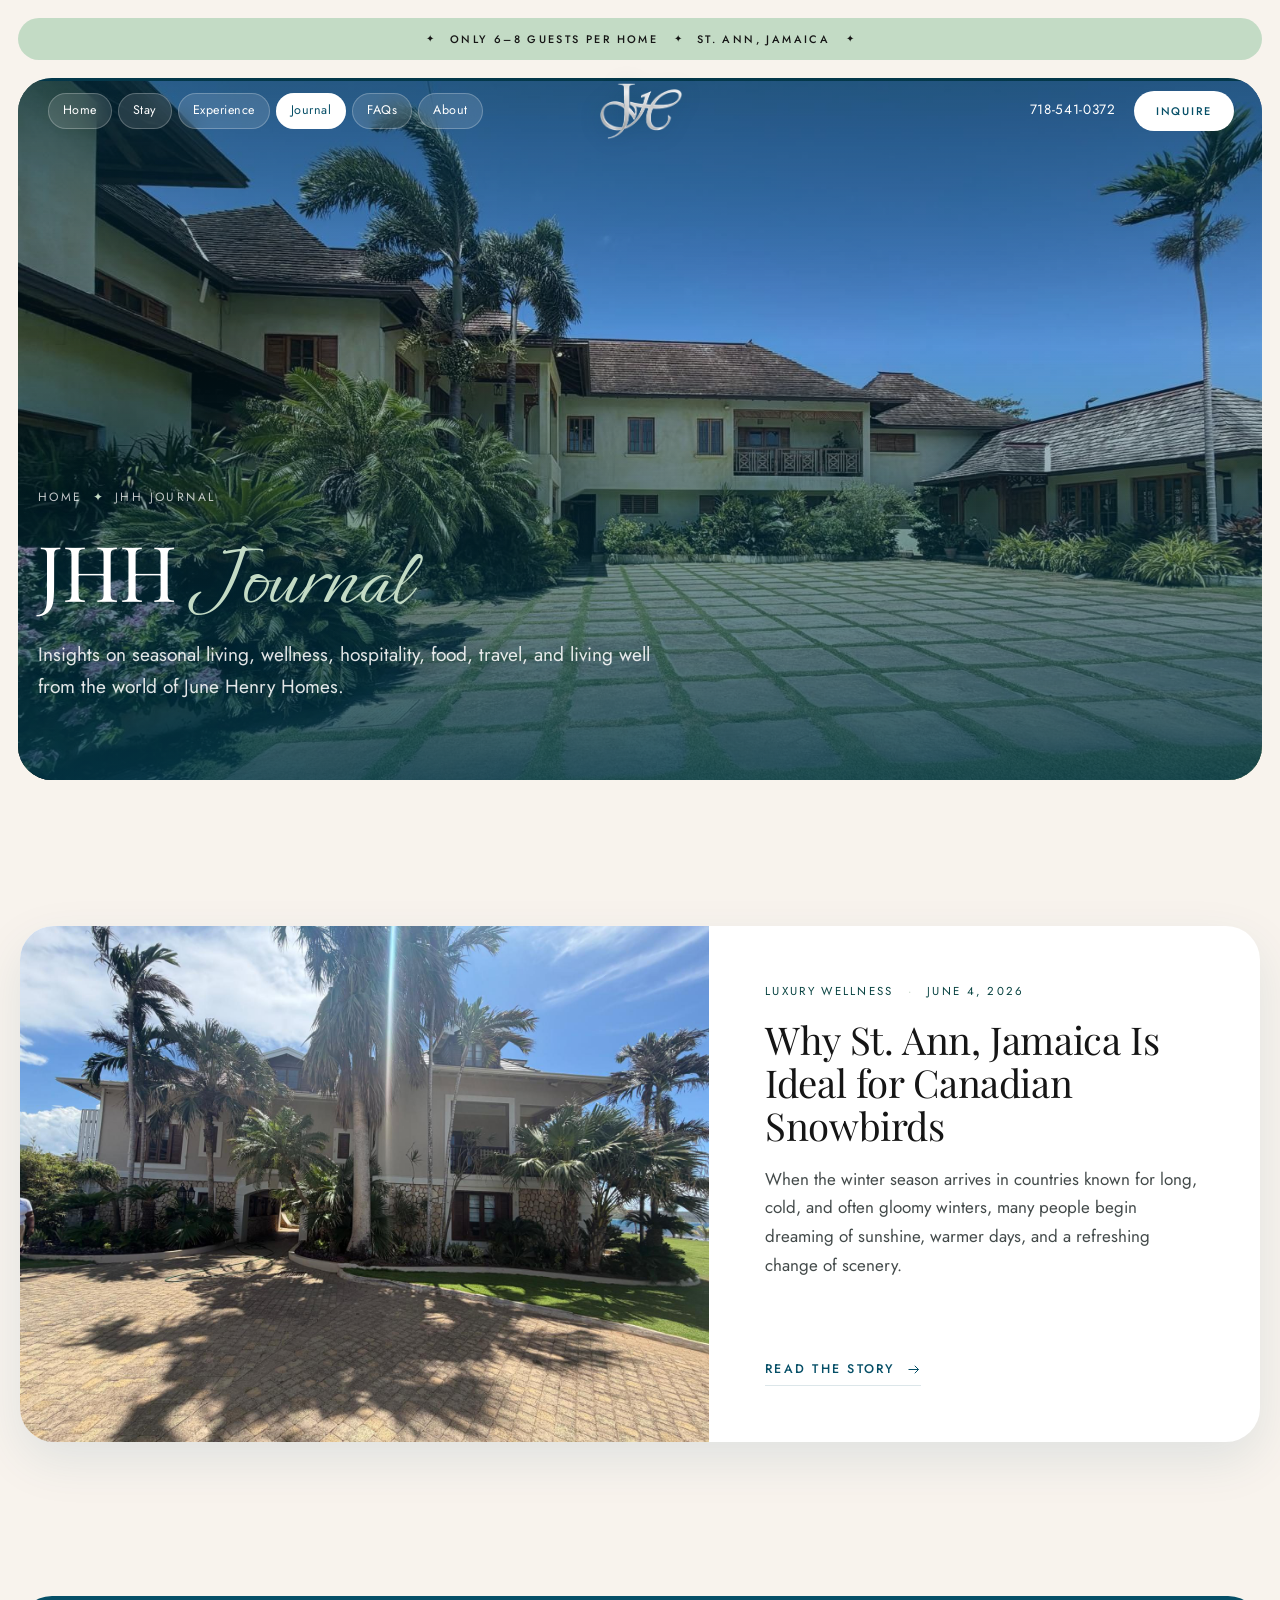
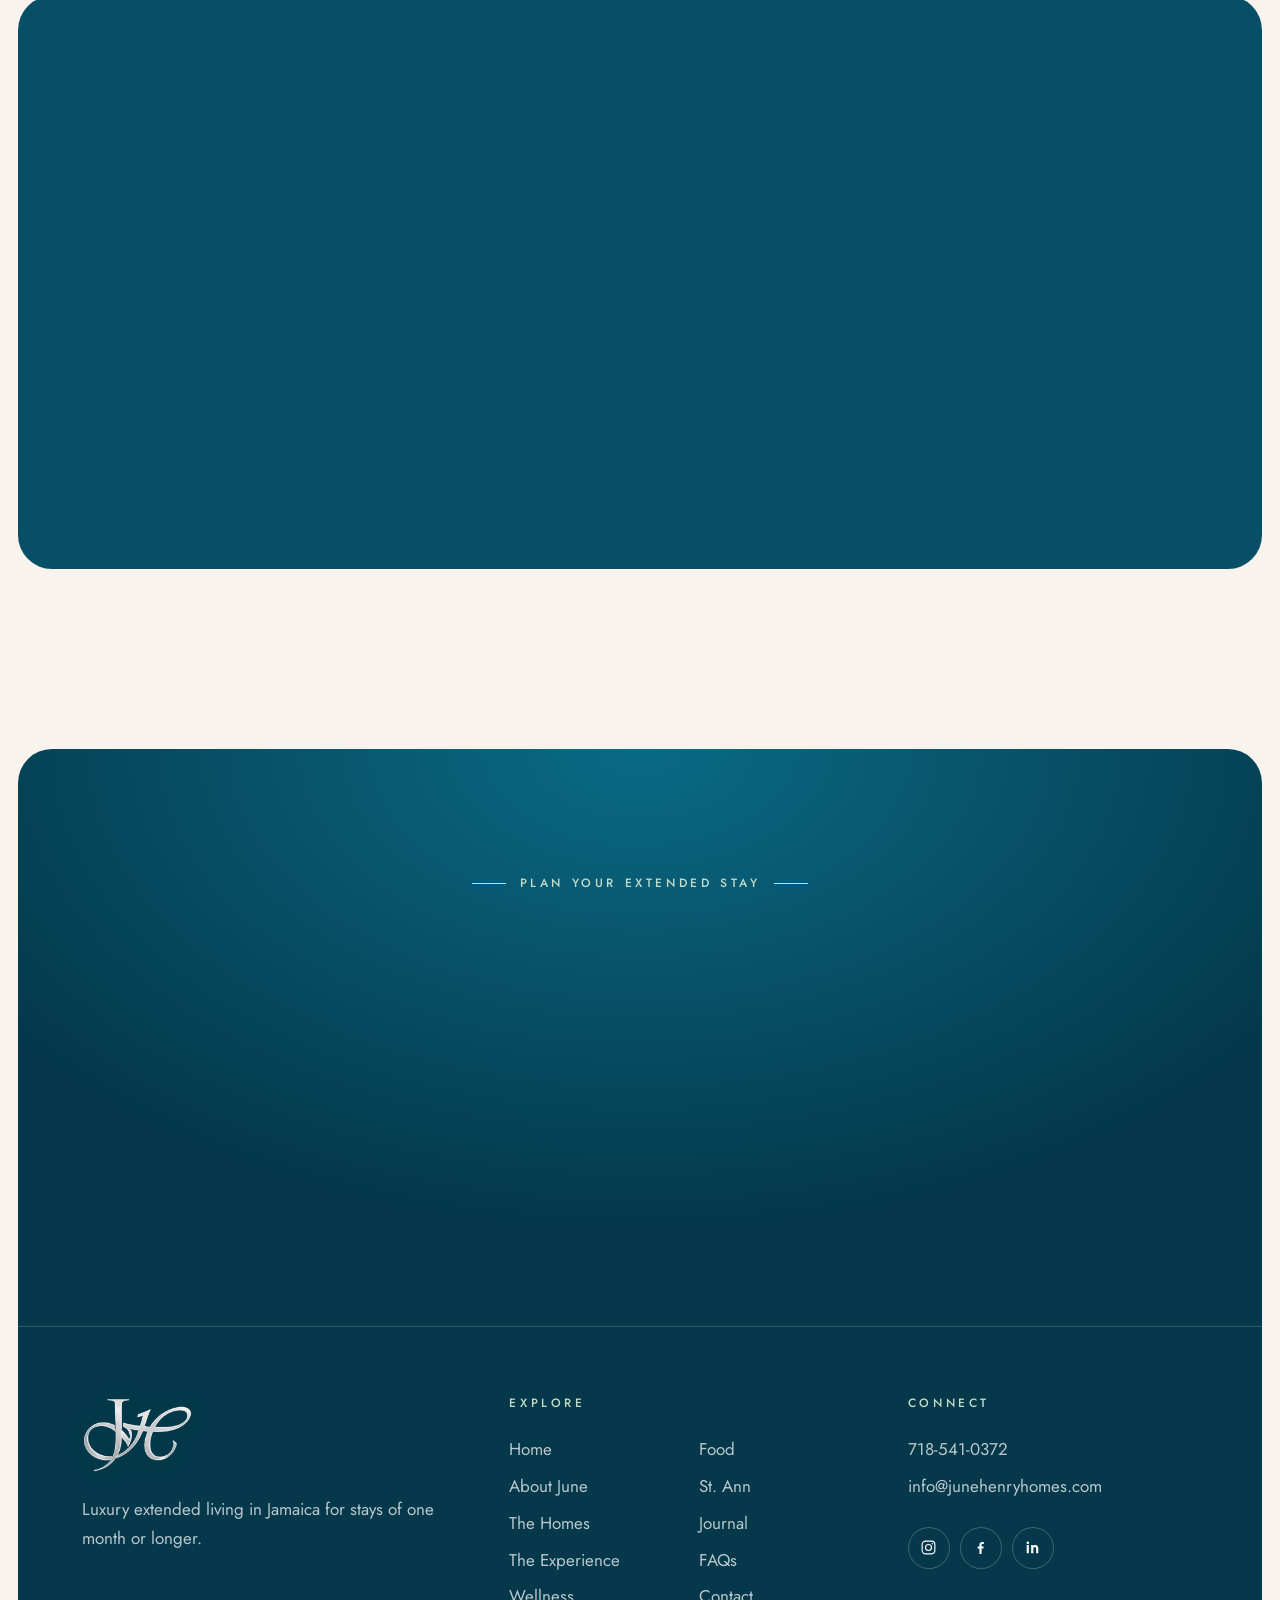
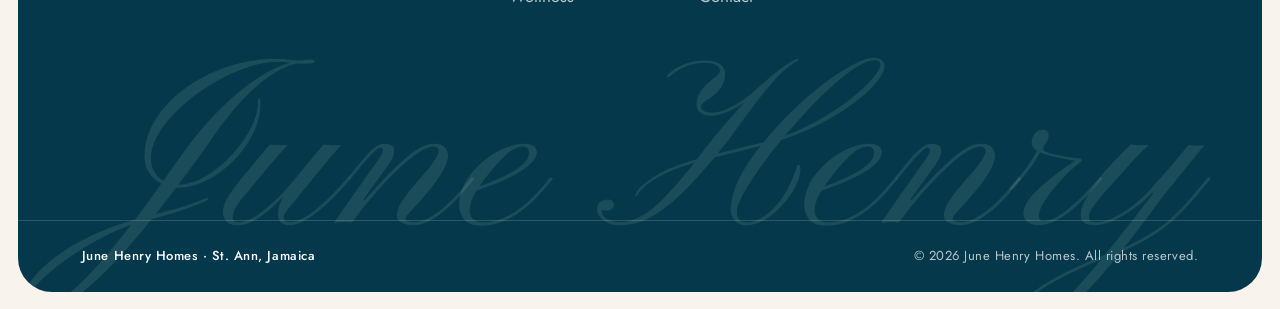
<file: journal.html>
<!DOCTYPE html>
<html lang="en" class="no-js">
<head>
  <meta charset="UTF-8">
  <meta name="viewport" content="width=device-width, initial-scale=1">
  <title>JHH Journal | Life, Wellness &amp; Seasonal Living</title>
  <meta name="description" content="Explore insights on seasonal living, wellness, hospitality, food, travel, and living well from the world of June Henry Homes.">
  <meta name="theme-color" content="#064F67">
  <meta property="og:type" content="website">
  <meta property="og:site_name" content="June Henry Homes">
  <meta property="og:title" content="JHH Journal | Life, Wellness &amp; Seasonal Living">
  <meta property="og:description" content="Explore insights on seasonal living, wellness, hospitality, food, travel, and living well from the world of June Henry Homes.">
  <link rel="icon" href="data:image/svg+xml,%3Csvg xmlns='http://www.w3.org/2000/svg' viewBox='0 0 64 64'%3E%3Crect width='64' height='64' rx='16' fill='%23064F67'/%3E%3Ctext x='50%25' y='60%25' text-anchor='middle' font-family='Georgia,serif' font-size='28' fill='%23074240'%3EJH%3C/text%3E%3C/svg%3E">
  <link rel="preconnect" href="https://fonts.googleapis.com">
  <link rel="preconnect" href="https://fonts.gstatic.com" crossorigin>
  <link href="https://fonts.googleapis.com/css2?family=Jost:wght@300;400;500;600&family=Pinyon+Script&family=Ephesis&family=Playfair+Display:ital,wght@0,400;0,500;0,600;1,400;1,500&display=swap" rel="stylesheet">
  <link rel="stylesheet" href="css/base.css">
  <link rel="stylesheet" href="css/sections.css">
  <link rel="stylesheet" href="css/pages.css">
</head>
<body data-page="journal">
  <div id="site-header"></div>

  <main id="main">
    <section class="page-hero">
      <div class="hero-media" data-parallax="0.12">
        <img src="images/courtyard-homes.jpg" alt="The courtyard between the June Henry Homes residences" fetchpriority="high">
      </div>
      <div class="page-hero-content">
        <nav class="breadcrumb hero-anim" aria-label="Breadcrumb"><a href="index.html">Home</a><span aria-hidden="true">✦</span><span aria-current="page">JHH Journal</span></nav>
        <h1 class="hero-anim" style="--d:.15s">JHH <span class="script">Journal</span></h1>
        <p class="lead hero-anim" style="--d:.35s">Insights on seasonal living, wellness, hospitality, food, travel, and living well from the world of June Henry Homes.</p>
      </div>
    </section>

    <section class="section">
      <div class="container">
        <article class="journal-featured reveal">
          <div class="media"><img src="images/home-entrance.jpg" alt="A June Henry Homes residence framed by palms" loading="lazy"></div>
          <div class="post-body">
            <div class="post-meta"><span>Luxury Wellness</span><span>June 4, 2026</span></div>
            <h2>Why St. Ann, Jamaica Is Ideal for Canadian Snowbirds</h2>
            <p>When the winter season arrives in countries known for long, cold, and often gloomy winters, many people begin dreaming of sunshine, warmer days, and a refreshing change of scenery.</p>
            <a class="link-arrow" href="journal-canadian-snowbirds.html">Read the story <svg viewBox="0 0 24 24" fill="none" stroke="currentColor" stroke-width="1.6" aria-hidden="true"><path d="M4 12h16M14 6l6 6-6 6"/></svg></a>
          </div>
        </article>
      </div>
    </section>

    <section class="quote-band" aria-label="Journal updates">
      <span class="eyebrow center light reveal">Letters from St. Ann</span>
      <blockquote class="reveal">New stories are on the way. Be the <span class="script">first</span> to read them.</blockquote>
      <div class="btn-row center reveal">
        <a class="btn btn-gold" href="mailto:info@junehenryhomes.com?subject=Please%20add%20me%20to%20the%20June%20Henry%20Journal%20list">Join the JHH Journal List</a>
        <a class="btn btn-ghost-light" href="contact.html">Plan Your Extended Stay</a>
      </div>
    </section>
    <div class="section-tight" aria-hidden="true"></div>
  </main>

  <div id="site-footer"></div>
  <script src="js/components.js"></script>
  <script src="js/main.js"></script>
</body>
</html>
</file>
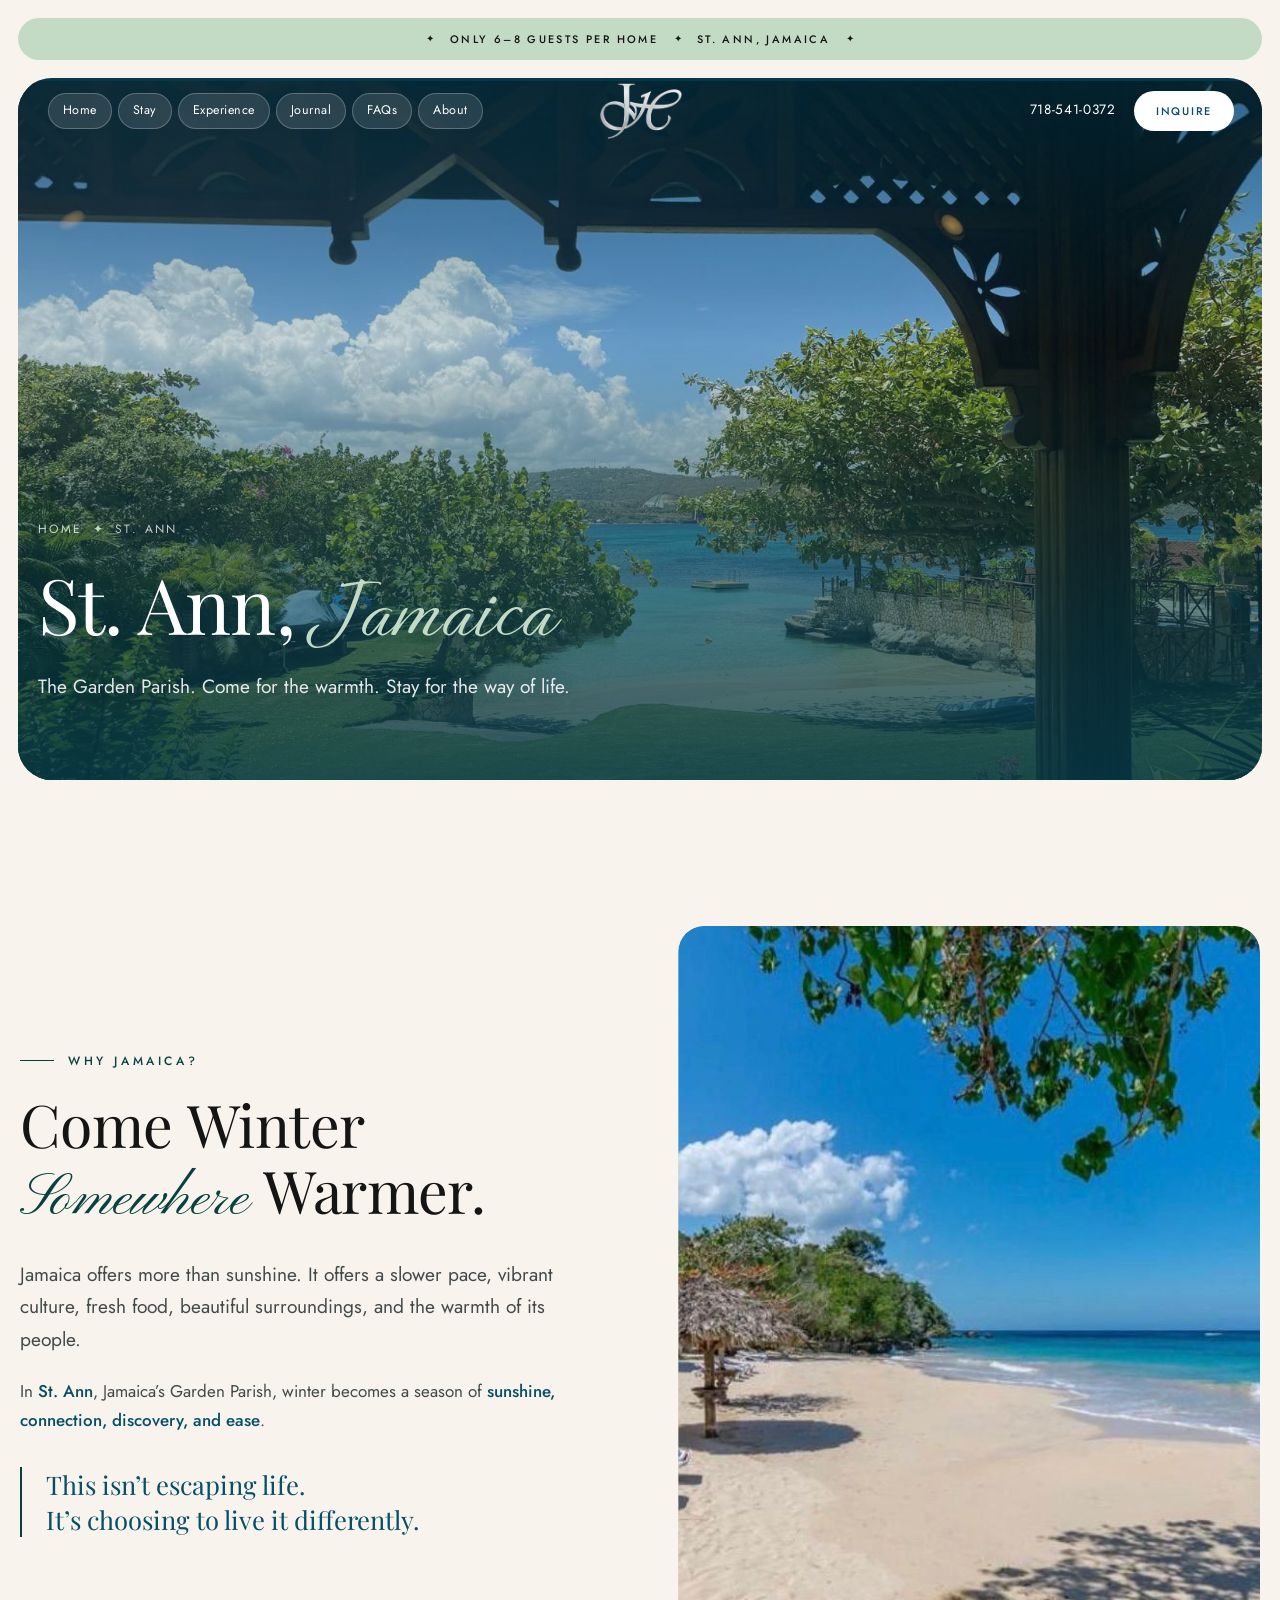
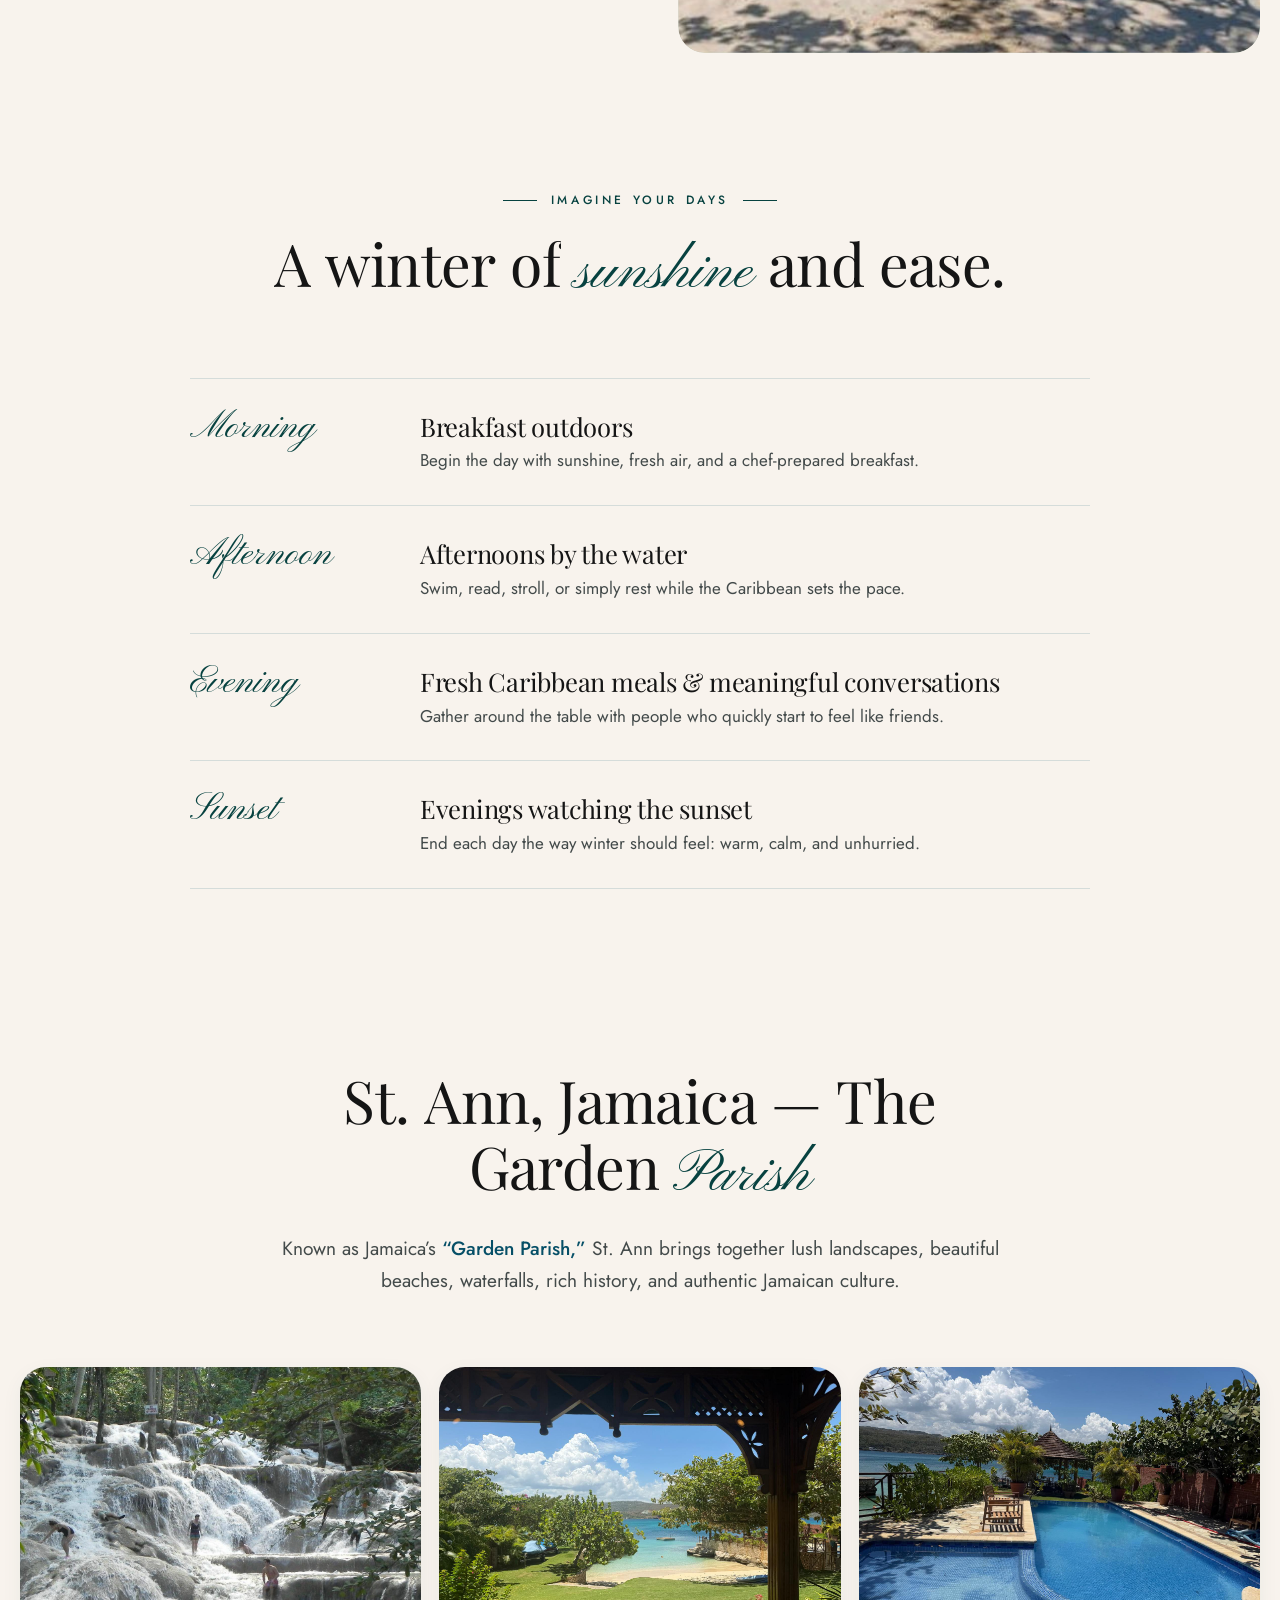
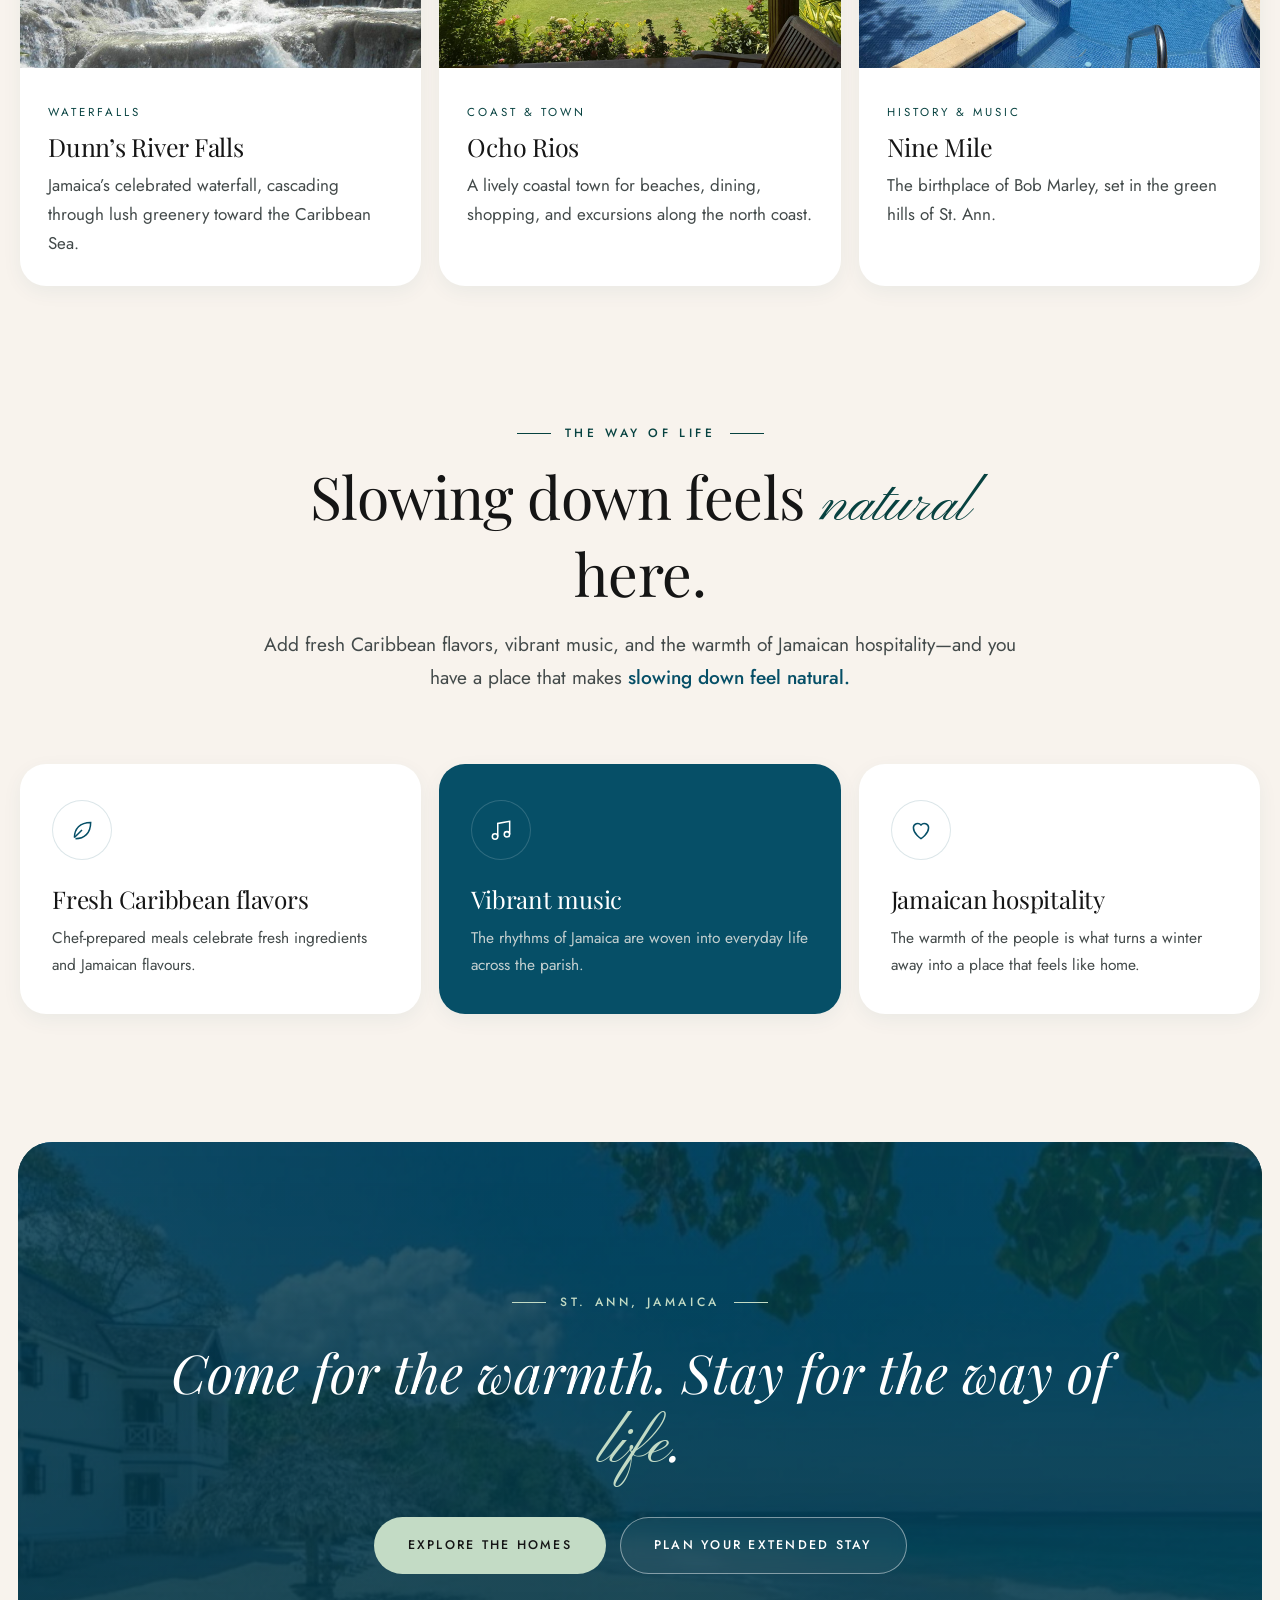
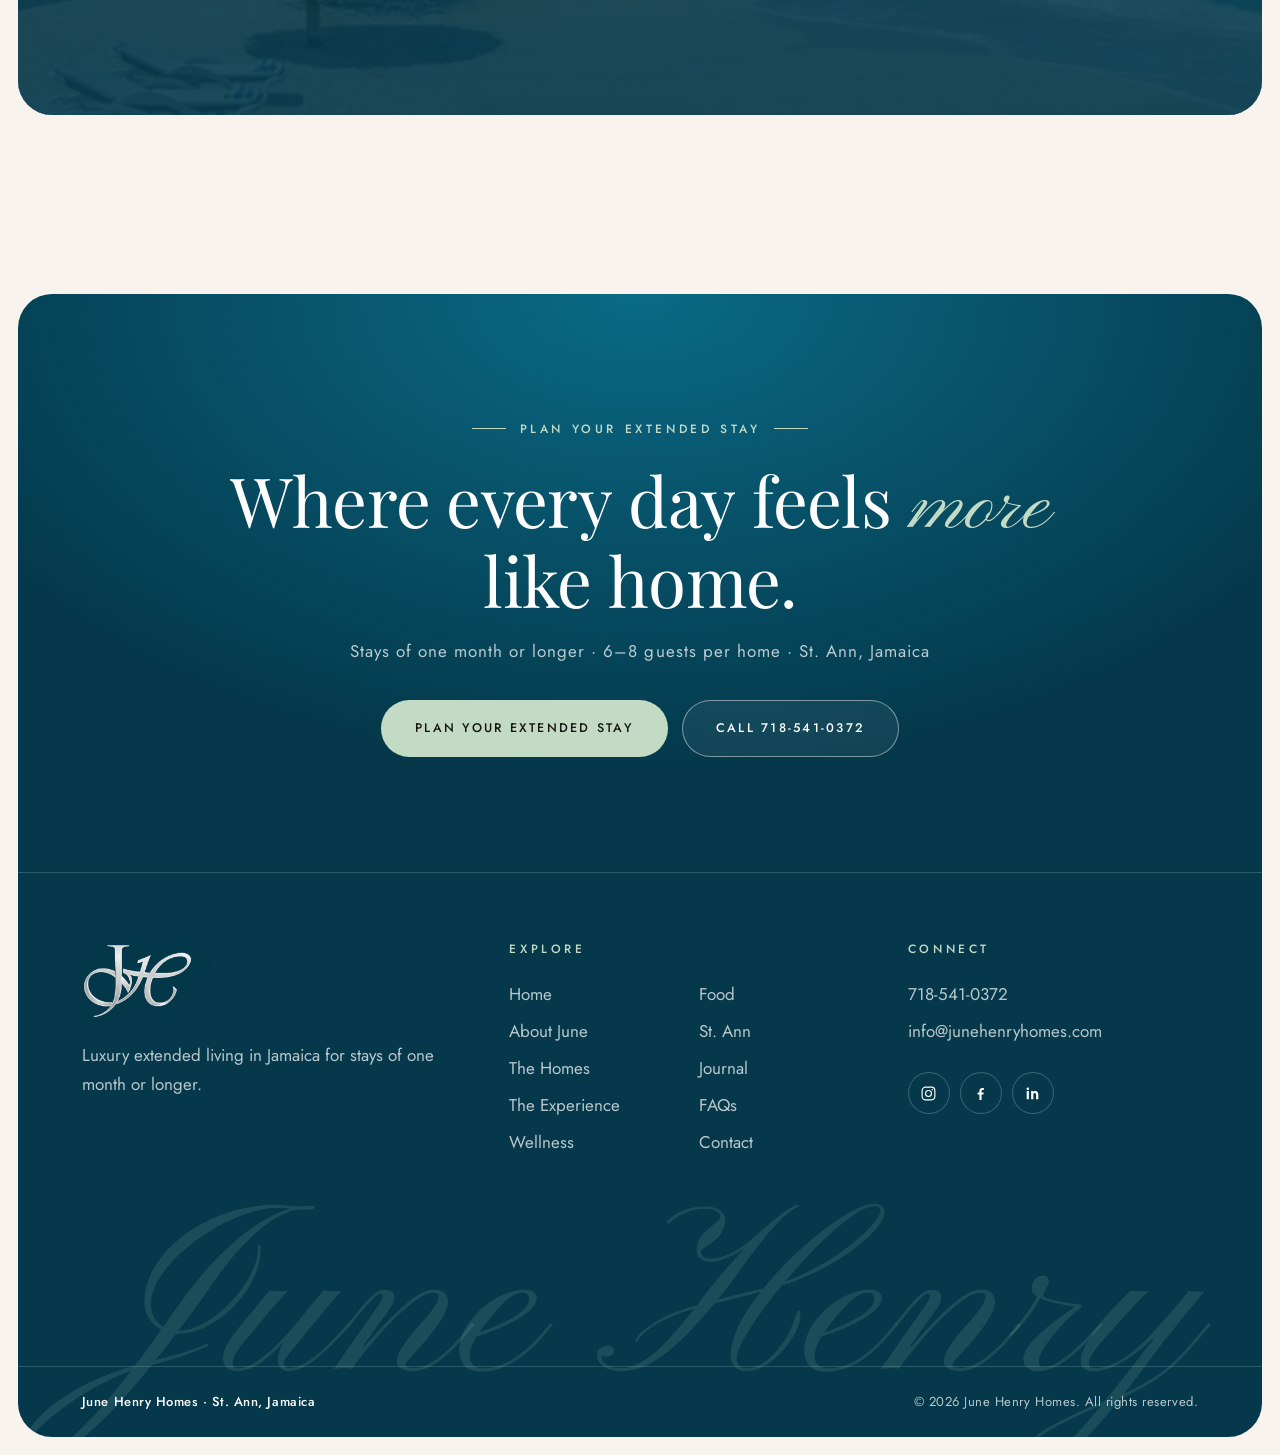
<file: st-ann.html>
<!DOCTYPE html>
<html lang="en" class="no-js">
<head>
  <meta charset="UTF-8">
  <meta name="viewport" content="width=device-width, initial-scale=1">
  <title>St. Ann, Jamaica: The Garden Parish | June Henry Homes</title>
  <meta name="description" content="Discover St. Ann, Jamaica’s Garden Parish: lush landscapes, beaches, Dunn’s River Falls, Ocho Rios and Nine Mile, and a warmer way to spend the winter at June Henry Homes.">
  <meta name="theme-color" content="#064F67">
  <meta property="og:type" content="website">
  <meta property="og:site_name" content="June Henry Homes">
  <meta property="og:title" content="St. Ann, Jamaica: The Garden Parish | June Henry Homes">
  <meta property="og:description" content="Discover St. Ann, Jamaica’s Garden Parish, and a warmer way to spend the winter at June Henry Homes.">
  <link rel="icon" href="data:image/svg+xml,%3Csvg xmlns='http://www.w3.org/2000/svg' viewBox='0 0 64 64'%3E%3Crect width='64' height='64' rx='16' fill='%23064F67'/%3E%3Ctext x='50%25' y='60%25' text-anchor='middle' font-family='Georgia,serif' font-size='28' fill='%23074240'%3EJH%3C/text%3E%3C/svg%3E">
  <link rel="preconnect" href="https://fonts.googleapis.com">
  <link rel="preconnect" href="https://fonts.gstatic.com" crossorigin>
  <link href="https://fonts.googleapis.com/css2?family=Jost:wght@300;400;500;600&family=Pinyon+Script&family=Ephesis&family=Playfair+Display:ital,wght@0,400;0,500;0,600;1,400;1,500&display=swap" rel="stylesheet">
  <link rel="stylesheet" href="css/base.css">
  <link rel="stylesheet" href="css/sections.css">
  <link rel="stylesheet" href="css/pages.css">
</head>
<body data-page="st-ann">
  <div id="site-header"></div>

  <main id="main">
    <section class="page-hero">
      <div class="hero-media" data-parallax="0.12">
        <img src="images/gazebo-beach.jpg" alt="The gazebo looking over the private beach" fetchpriority="high">
      </div>
      <div class="page-hero-content">
        <nav class="breadcrumb hero-anim" aria-label="Breadcrumb"><a href="index.html">Home</a><span aria-hidden="true">✦</span><span aria-current="page">St. Ann</span></nav>
        <h1 class="hero-anim" style="--d:.15s">St. Ann, <span class="script">Jamaica</span></h1>
        <p class="lead hero-anim" style="--d:.35s">The Garden Parish. Come for the warmth. Stay for the way of life.</p>
      </div>
    </section>

    <!-- Why Jamaica -->
    <section class="section">
      <div class="container split">
        <div class="split-body">
          <span class="eyebrow reveal">Why Jamaica?</span>
          <h2 class="h2" data-split>Come Winter <span class="script">Somewhere</span> Warmer.</h2>
          <p class="lead reveal">Jamaica offers more than sunshine. It offers a slower pace, vibrant culture, fresh food, beautiful surroundings, and the warmth of its people.</p>
          <p class="reveal">In <strong>St. Ann</strong>, Jamaica’s Garden Parish, winter becomes a season of <strong>sunshine, connection, discovery, and ease</strong>.</p>
          <p class="pull reveal" style="color:var(--navy)">This isn’t escaping life.<br>It’s choosing to live it differently.</p>
        </div>
        <div class="split-media">
          <div class="media reveal-mask"><img src="images/beach-cove.jpg" alt="The beach and cove beside the residences" loading="lazy"></div>
        </div>
      </div>
    </section>

    <!-- A day in St. Ann -->
    <section class="section" style="padding-top:0">
      <div class="container">
        <div class="section-head">
          <span class="eyebrow center reveal">Imagine your days</span>
          <h2 class="h2" data-split>A winter of <span class="script">sunshine</span> and ease.</h2>
        </div>
        <div class="timeline">
          <div class="timeline-item reveal">
            <span class="timeline-time">Morning</span>
            <div><h3>Breakfast outdoors</h3><p>Begin the day with sunshine, fresh air, and a chef-prepared breakfast.</p></div>
          </div>
          <div class="timeline-item reveal">
            <span class="timeline-time">Afternoon</span>
            <div><h3>Afternoons by the water</h3><p>Swim, read, stroll, or simply rest while the Caribbean sets the pace.</p></div>
          </div>
          <div class="timeline-item reveal">
            <span class="timeline-time">Evening</span>
            <div><h3>Fresh Caribbean meals &amp; meaningful conversations</h3><p>Gather around the table with people who quickly start to feel like friends.</p></div>
          </div>
          <div class="timeline-item reveal">
            <span class="timeline-time">Sunset</span>
            <div><h3>Evenings watching the sunset</h3><p>End each day the way winter should feel: warm, calm, and unhurried.</p></div>
          </div>
        </div>
      </div>
    </section>

    <!-- Garden Parish -->
    <section class="section" style="padding-top:0">
      <div class="container">
        <div class="section-head">
          <span class="eyebrow center reveal">The Garden Parish</span>
          <h2 class="h2" data-split>St. Ann, Jamaica — The Garden <span class="script">Parish</span></h2>
          <p class="lead reveal">Known as Jamaica’s <strong>“Garden Parish,”</strong> St. Ann brings together lush landscapes, beautiful beaches, waterfalls, rich history, and authentic Jamaican culture.</p>
        </div>
        <div class="place-cards">
          <article class="place-card reveal">
            <div class="media"><img src="images/dunns-river-falls.jpg" alt="Dunn’s River Falls in St. Ann, Jamaica" loading="lazy"></div>
            <div class="place-card-body">
              <span class="count">Waterfalls</span>
              <h3>Dunn’s River Falls</h3>
              <p>Jamaica’s celebrated waterfall, cascading through lush greenery toward the Caribbean Sea.</p>
            </div>
          </article>
          <article class="place-card reveal" style="--d:.1s">
            <div class="media"><img src="images/gazebo-beach.jpg" alt="The gazebo looking over the private beach" loading="lazy"></div>
            <div class="place-card-body">
              <span class="count">Coast &amp; town</span>
              <h3>Ocho Rios</h3>
              <p>A lively coastal town for beaches, dining, shopping, and excursions along the north coast.</p>
            </div>
          </article>
          <article class="place-card reveal" style="--d:.2s">
            <div class="media"><img src="images/pool-terrace.jpg" alt="The pool terrace overlooking the sea" loading="lazy"></div>
            <div class="place-card-body">
              <span class="count">History &amp; music</span>
              <h3>Nine Mile</h3>
              <p>The birthplace of Bob Marley, set in the green hills of St. Ann.</p>
            </div>
          </article>
        </div>
      </div>
    </section>

    <!-- Flavours, music, hospitality -->
    <section class="section" style="padding-top:0">
      <div class="container">
        <div class="section-head">
          <span class="eyebrow center reveal">The way of life</span>
          <h2 class="h2" data-split>Slowing down feels <span class="script">natural</span> here.</h2>
          <p class="lead reveal">Add fresh Caribbean flavors, vibrant music, and the warmth of Jamaican hospitality—and you have a place that makes <strong>slowing down feel natural.</strong></p>
        </div>
        <div class="card-grid">
          <article class="info-card reveal" data-glow>
            <span class="icon-ring"><svg viewBox="0 0 24 24" fill="none" stroke="currentColor" stroke-width="1.4" aria-hidden="true"><path d="M5 19c0-8 5-14 15-14 0 10-6 15-14 15"/><path d="M5 19l7-7"/></svg></span>
            <h3>Fresh Caribbean flavors</h3>
            <p>Chef-prepared meals celebrate fresh ingredients and Jamaican flavours.</p>
          </article>
          <article class="info-card is-navy reveal" style="--d:.1s" data-glow>
            <span class="icon-ring"><svg viewBox="0 0 24 24" fill="none" stroke="currentColor" stroke-width="1.4" aria-hidden="true"><path d="M9 18V6l11-2v12"/><circle cx="6.5" cy="18" r="2.5"/><circle cx="17.5" cy="16" r="2.5"/></svg></span>
            <h3>Vibrant music</h3>
            <p>The rhythms of Jamaica are woven into everyday life across the parish.</p>
          </article>
          <article class="info-card reveal" style="--d:.2s" data-glow>
            <span class="icon-ring"><svg viewBox="0 0 24 24" fill="none" stroke="currentColor" stroke-width="1.4" aria-hidden="true"><path d="M12 20s-7-4.4-7-10a4 4 0 0 1 7-2.6A4 4 0 0 1 19 10c0 5.6-7 10-7 10z"/></svg></span>
            <h3>Jamaican hospitality</h3>
            <p>The warmth of the people is what turns a winter away into a place that feels like home.</p>
          </article>
        </div>
      </div>
    </section>

    <section class="quote-band has-image" aria-label="Come for the warmth">
      <div class="jamaica-bg" data-parallax="0.1"><img src="images/beach-cove.jpg" alt="The beach and cove beside the residences" loading="lazy"></div>
      <span class="eyebrow center light reveal">St. Ann, Jamaica</span>
      <blockquote class="reveal">Come for the warmth. Stay for the way of <span class="script">life</span>.</blockquote>
      <div class="btn-row center reveal">
        <a class="btn btn-gold" href="homes.html">Explore the Homes</a>
        <a class="btn btn-ghost-light" href="contact.html">Plan Your Extended Stay</a>
      </div>
    </section>
    <div class="section-tight" aria-hidden="true"></div>
  </main>

  <div id="site-footer"></div>
  <script src="js/components.js"></script>
  <script src="js/main.js"></script>
</body>
</html>
</file>
<file: css/base.css>
/* ==========================================================================
   June Henry Homes — Base: tokens, typography, buttons, header, footer, motion
   ========================================================================== */
:root {
  --navy: #064F67;
  --navy-2: #0A6A86;
  --navy-deep: #04384A;
  --beige: #B9CDBC;
  --gold: #074240;
  --gold-soft: #C3DBC5;
  --heading: #151515;
  --cream: #F8F3ED;
  --cream-2: #EFE9E1;
  --sand: #DDE3DA;
  --burgundy: #151515;
  --white: #FFFFFF;
  --text: #434A4A;
  --muted: #7C8483;
  --line: rgba(6, 79, 103, 0.14);
  --line-light: rgba(255, 255, 255, 0.16);

  --f-display: 'Playfair Display', Georgia, 'Times New Roman', serif;
  --f-script: 'Pinyon Script', 'Snell Roundhand', 'Apple Chancery', cursive;
  --f-hero-script: 'Ephesis', 'Snell Roundhand', cursive;
  --f-body: 'Jost', 'Helvetica Neue', Arial, sans-serif;

  --radius-xl: 34px;
  --radius-lg: 26px;
  --radius-md: 18px;
  --radius-sm: 12px;
  --shell: clamp(10px, 1.4vw, 20px);
  --bar-h: 42px;
  --container: 1240px;

  --ease: cubic-bezier(0.22, 0.8, 0.2, 1);
  --ease-soft: cubic-bezier(0.65, 0, 0.35, 1);
  --shadow-sm: 0 6px 20px rgba(6, 79, 103, 0.06);
  --shadow-md: 0 18px 50px rgba(6, 79, 103, 0.1);
  --shadow-lg: 0 30px 80px rgba(4, 56, 74, 0.2);
}

*, *::before, *::after { box-sizing: border-box; }
html { scroll-behavior: smooth; -webkit-text-size-adjust: 100%; }
body {
  margin: 0;
  background: var(--cream);
  color: var(--text);
  font-family: var(--f-body);
  font-size: 17px;
  line-height: 1.7;
  -webkit-font-smoothing: antialiased;
  -moz-osx-font-smoothing: grayscale;
  overflow-x: hidden;
}
img { max-width: 100%; display: block; }
main { overflow-x: clip; }
a { color: inherit; text-decoration: none; }
button { font: inherit; color: inherit; background: none; border: 0; cursor: pointer; padding: 0; }
ul, ol { margin: 0; padding: 0; list-style: none; }
h1, h2, h3, h4 {
  font-family: var(--f-display);
  color: var(--heading);
  font-weight: 400;
  line-height: 1.12;
  margin: 0;
  letter-spacing: -0.01em;
}
p { margin: 0 0 1.1em; }
p:last-child { margin-bottom: 0; }
strong { color: var(--navy); font-weight: 500; }
::selection { background: var(--gold); color: var(--navy); }

/* On dark surfaces the accent switches to the pale green, so small text stays legible */
.hero, .page-hero, .jamaica, .quote-band, .site-footer, .mobile-menu, .about-panel, .help-card, .ideal-card,
.bento-card.is-navy, .bento-card.is-burgundy, .info-card.is-navy, .stack-card.is-navy, .stack-card.is-burgundy,
.beyond-card, .collection-link, .article-cta, .glass-card { --gold: var(--gold-soft); }
:focus-visible { outline: 2px solid var(--gold); outline-offset: 3px; border-radius: 6px; }

.skip-link {
  position: fixed; left: 16px; top: -80px; z-index: 3000;
  background: var(--navy); color: #fff; padding: 10px 18px; border-radius: 40px;
  transition: top 0.3s var(--ease);
}
.skip-link:focus { top: 16px; }
.visually-hidden {
  position: absolute !important; width: 1px; height: 1px; overflow: hidden;
  clip: rect(0 0 0 0); white-space: nowrap;
}

/* ---------- Layout ---------- */
.container { width: min(100% - 40px, var(--container)); margin-inline: auto; }
.container-narrow { width: min(100% - 40px, 860px); margin-inline: auto; }
.section { padding-block: clamp(80px, 10vw, 140px); position: relative; }
.section-tight { padding-block: clamp(56px, 7vw, 96px); position: relative; }
.shell { margin-inline: var(--shell); }

/* ---------- Typography ---------- */
.eyebrow {
  display: inline-flex; align-items: center; gap: 14px;
  font-family: var(--f-body); font-size: 12px; font-weight: 500;
  letter-spacing: 0.3em; text-transform: uppercase; color: var(--gold);
}
.eyebrow::before { content: ""; width: 34px; height: 1px; background: currentColor; }
.eyebrow.center::after { content: ""; width: 34px; height: 1px; background: currentColor; }
.eyebrow.burgundy { color: var(--burgundy); }
.eyebrow.light { color: var(--gold-soft); }

.display { font-size: clamp(44px, 6vw, 88px); }
.h2 { font-size: clamp(36px, 4.6vw, 64px); }
.h3 { font-size: clamp(25px, 2.3vw, 34px); }
.h4 { font-size: clamp(21px, 1.7vw, 25px); }
.script { font-family: var(--f-script); color: var(--gold); font-weight: 400; letter-spacing: 0; }
.amp {
  font-family: var(--f-script); color: var(--gold); font-weight: 400;
  font-size: 1.55em; line-height: 0; vertical-align: -0.14em; margin: 0 0.02em;
}
em.accent { font-style: italic; color: var(--burgundy); }
.lead { font-size: clamp(18px, 1.5vw, 21px); line-height: 1.7; }
.muted { color: var(--muted); }
.center { text-align: center; }

.section-head { text-align: center; max-width: 780px; margin: 0 auto clamp(44px, 5.5vw, 76px); }
.section-head .h2 { margin: 20px 0 22px; }
.section-head.left { text-align: left; margin-left: 0; }

/* ---------- Buttons ---------- */
.btn {
  --bg: var(--navy); --fg: #fff; --fill: var(--gold); --fg-hover: var(--navy);
  position: relative; isolation: isolate; overflow: hidden;
  display: inline-flex; align-items: center; justify-content: center; gap: 12px;
  padding: 18px 34px; border-radius: 999px;
  background: var(--bg); color: var(--fg);
  font-family: var(--f-body); font-size: 12.5px; font-weight: 500;
  letter-spacing: 0.18em; text-transform: uppercase; white-space: nowrap;
  transition: color 0.5s var(--ease), transform 0.5s var(--ease), box-shadow 0.5s var(--ease);
}
.btn::before {
  content: ""; position: absolute; inset: -1px; z-index: -1; border-radius: inherit;
  background: var(--fill); transform: translateY(102%);
  transition: transform 0.6s var(--ease);
}
.btn:hover::before, .btn:focus-visible::before { transform: translateY(0); }
.btn:hover, .btn:focus-visible { color: var(--fg-hover); transform: translateY(-2px); box-shadow: 0 16px 34px rgba(6, 79, 103, 0.2); }
.btn svg { width: 16px; height: 16px; transition: transform 0.5s var(--ease); }
.btn:hover svg { transform: translateX(4px); }
.btn-outline { --bg: transparent; --fg: var(--navy); --fill: var(--navy); --fg-hover: #fff; box-shadow: inset 0 0 0 1px rgba(6, 79, 103, 0.3); }
.btn-light { --bg: #fff; --fg: var(--navy); --fill: var(--gold); }
.btn-gold { --bg: var(--gold-soft); --fg: var(--heading); --fill: #fff; }
.btn-burgundy { --bg: var(--burgundy); --fg: #fff; --fill: var(--gold); }
.btn-ghost-light {
  --bg: rgba(255, 255, 255, 0.06); --fg: #fff; --fill: #fff; --fg-hover: var(--navy);
  box-shadow: inset 0 0 0 1px rgba(255, 255, 255, 0.45);
  -webkit-backdrop-filter: blur(8px); backdrop-filter: blur(8px);
}
.btn-sm { padding: 11px 22px; font-size: 11px; letter-spacing: 0.16em; }
.btn-row { display: flex; flex-wrap: wrap; gap: 14px; }
.btn-row.center { justify-content: center; }

.link-arrow {
  display: inline-flex; align-items: center; gap: 10px; padding-bottom: 6px;
  font-size: 12.5px; font-weight: 500; letter-spacing: 0.18em; text-transform: uppercase; color: var(--navy);
  background:
    linear-gradient(var(--gold), var(--gold)) left bottom / 0 1px no-repeat,
    linear-gradient(var(--line), var(--line)) left bottom / 100% 1px no-repeat;
  transition: background-size 0.6s var(--ease), color 0.4s;
}
.link-arrow svg { width: 15px; height: 15px; transition: transform 0.5s var(--ease); }
.link-arrow:hover { background-size: 100% 1px, 100% 1px; }
.link-arrow:hover svg { transform: translateX(5px); }

/* ---------- Header ---------- */
.top-bar {
  position: relative; z-index: 130; display: flex; align-items: center; justify-content: center; gap: clamp(10px, 1.2vw, 16px);
  height: var(--bar-h); margin: var(--shell) var(--shell) 0; padding: 0 16px; border-radius: var(--radius-xl);
  background: var(--gold-soft); color: var(--heading);
  font-size: clamp(10.5px, 0.85vw, 12.5px); font-weight: 500; letter-spacing: 0.22em; text-transform: uppercase; white-space: nowrap;
}
.bar-star { color: var(--burgundy); font-size: 0.95em; letter-spacing: 0; }
@media (max-width: 620px) { :root { --bar-h: 38px; } .bar-place { display: none; } }

.scroll-progress {
  position: fixed; top: 0; left: 0; z-index: 200; width: 100%; height: 2px;
  transform-origin: 0 50%; transform: scaleX(0);
  background: linear-gradient(90deg, var(--gold), var(--burgundy));
}
.site-header {
  position: fixed; top: 0; left: 0; right: 0; z-index: 120;
  padding: calc(var(--shell) + 14px + var(--bar-h)) calc(var(--shell) + 18px) 0;
  pointer-events: none;
  transition: padding 0.5s var(--ease), transform 0.6s var(--ease);
}
.site-header.is-hidden { transform: translateY(-130%); }
.header-inner {
  pointer-events: auto; max-width: 1480px; margin: 0 auto;
  display: grid; grid-template-columns: 1fr auto 1fr; align-items: center; gap: 20px;
  padding: 8px 10px 8px 12px; border-radius: 999px;
  transition: background 0.5s var(--ease), box-shadow 0.5s var(--ease);
}
.site-header.is-scrolled { padding-top: 12px; }
.site-header.is-scrolled .header-inner {
  background: rgba(248, 243, 237, 0.84);
  -webkit-backdrop-filter: blur(18px) saturate(1.3); backdrop-filter: blur(18px) saturate(1.3);
  box-shadow: 0 12px 40px rgba(6, 79, 103, 0.12), inset 0 0 0 1px rgba(255, 255, 255, 0.7);
}
.nav-pills { display: flex; gap: 6px; }
.nav-pill {
  font-size: 12.5px; letter-spacing: 0.04em; padding: 7px 15px; border-radius: 999px; color: #fff;
  background: rgba(255, 255, 255, 0.12); box-shadow: inset 0 0 0 1px rgba(255, 255, 255, 0.24);
  -webkit-backdrop-filter: blur(10px); backdrop-filter: blur(10px);
  transition: background 0.4s var(--ease), color 0.4s, box-shadow 0.4s;
}
.nav-pill:hover, .nav-pill.is-active { background: #fff; color: var(--navy); }
.is-scrolled .nav-pill { color: var(--navy); background: transparent; box-shadow: inset 0 0 0 1px var(--line); }
.is-scrolled .nav-pill:hover, .is-scrolled .nav-pill.is-active { background: var(--navy); color: #fff; box-shadow: none; }

.brand { display: flex; align-items: center; gap: 12px; line-height: 1; color: #fff; transition: color 0.4s; }
.brand-words { display: flex; flex-direction: column; align-items: center; }
.brand-logo { position: relative; flex: none; display: block; height: 58px; aspect-ratio: 375 / 256; }
.brand-logo img { position: absolute; inset: 0; width: 100%; height: 100%; object-fit: contain; transition: opacity 0.45s var(--ease); }
.brand-logo .logo-silver { filter: drop-shadow(0 2px 10px rgba(4, 56, 74, 0.35)); }
.brand-logo .logo-navy { opacity: 0; }
.brand-mark { font-family: var(--f-script); font-size: 38px; line-height: 0.9; white-space: nowrap; }
.brand-text { font-size: 9px; letter-spacing: 0.44em; text-transform: uppercase; margin-top: 3px; padding-left: 0.44em; opacity: 0.9; }
.is-scrolled .brand { color: var(--navy); }
.is-scrolled .brand-logo .logo-silver { opacity: 0; }
.is-scrolled .brand-logo .logo-navy { opacity: 1; }

.header-actions { display: flex; justify-content: flex-end; align-items: center; gap: 18px; }
.header-phone { font-size: 13.5px; letter-spacing: 0.05em; color: #fff; transition: color 0.4s; }
.is-scrolled .header-phone { color: var(--navy); }
.is-scrolled .header-cta { --bg: var(--navy); --fg: #fff; }

.menu-toggle {
  display: none; position: relative; width: 46px; height: 46px; border-radius: 50%;
  background: rgba(255, 255, 255, 0.16); box-shadow: inset 0 0 0 1px rgba(255, 255, 255, 0.32);
  -webkit-backdrop-filter: blur(10px); backdrop-filter: blur(10px);
  transition: background 0.4s;
}
.menu-toggle span {
  position: absolute; left: 14px; right: 14px; height: 1.5px; background: #fff; border-radius: 2px;
  transition: transform 0.5s var(--ease), top 0.5s var(--ease), background 0.4s;
}
.menu-toggle span:nth-child(1) { top: 19px; }
.menu-toggle span:nth-child(2) { top: 26px; right: 20px; }
.is-scrolled .menu-toggle { background: var(--navy); box-shadow: none; }

/* Mobile menu */
.mobile-menu {
  position: fixed; inset: 0; z-index: 110; overflow-y: auto;
  display: flex; flex-direction: column; justify-content: space-between; gap: 40px;
  padding: 120px 28px 36px; color: #fff;
  background: radial-gradient(120% 80% at 100% 0%, #0E506C 0%, var(--navy-deep) 60%);
  clip-path: circle(0% at calc(100% - 52px) 52px); visibility: hidden;
  transition: clip-path 0.9s var(--ease-soft), visibility 0s linear 0.9s;
}
.mobile-menu-links a {
  display: flex; align-items: baseline; gap: 16px; padding: 6px 0;
  font-family: var(--f-display); font-size: clamp(26px, 6.4vw, 42px); line-height: 1.2;
  opacity: 0; transform: translateY(30px);
  transition: opacity 0.5s, transform 0.8s var(--ease), color 0.3s;
}
.mobile-menu-links a .num { font-family: var(--f-body); font-size: 11px; letter-spacing: 0.2em; color: var(--gold); min-width: 22px; }
.mobile-menu-links a:hover, .mobile-menu-links a.is-active { color: var(--gold); }
.mobile-menu-foot { display: flex; flex-direction: column; gap: 6px; font-size: 14px; color: rgba(255, 255, 255, 0.7); border-top: 1px solid var(--line-light); padding-top: 22px; }
body.menu-open { overflow: hidden; }
body.menu-open .mobile-menu { clip-path: circle(150% at calc(100% - 52px) 52px); visibility: visible; transition: clip-path 0.9s var(--ease-soft), visibility 0s; }
body.menu-open .mobile-menu-links a { opacity: 1; transform: none; transition-delay: calc(var(--i) * 55ms + 250ms); }
body.menu-open .site-header { transform: none; }
body.menu-open .header-inner { background: transparent !important; box-shadow: none !important; -webkit-backdrop-filter: none !important; backdrop-filter: none !important; }
body.menu-open .brand { color: #fff; }
body.menu-open .brand-logo .logo-silver { opacity: 1; }
body.menu-open .brand-logo .logo-navy { opacity: 0; }
body.menu-open .header-cta { display: none; }
body.menu-open .menu-toggle { background: rgba(255, 255, 255, 0.12); }
body.menu-open .menu-toggle span:nth-child(1) { top: 22.5px; transform: rotate(45deg); }
body.menu-open .menu-toggle span:nth-child(2) { top: 22.5px; right: 14px; transform: rotate(-45deg); }

/* ---------- Preloader ---------- */
.preloader {
  position: fixed; inset: 0; z-index: 2500; display: grid; place-items: center; text-align: center;
  background: var(--cream); transition: opacity 0.9s var(--ease), visibility 0.9s;
}
.preloader.is-done { opacity: 0; visibility: hidden; }
.preloader-mark {
  font-family: var(--f-script); font-size: clamp(52px, 10.5vw, 96px); line-height: 1.25; color: var(--navy);
  padding: 0.12em 0.24em; animation: inkReveal 1.4s var(--ease-soft) both;
}
.preloader-line { position: relative; width: 140px; height: 1px; margin: 10px auto 14px; background: var(--line); overflow: hidden; }
.preloader-line::after { content: ""; position: absolute; inset: 0; background: var(--gold); animation: lineSweep 1.4s var(--ease-soft) infinite; }
.preloader-text { font-size: 10.5px; letter-spacing: 0.46em; text-transform: uppercase; color: var(--gold); }
@keyframes inkReveal { from { clip-path: inset(-25% 100% -25% -8%); opacity: 0.3; } to { clip-path: inset(-25% -8% -25% -8%); opacity: 1; } }
@keyframes lineSweep { from { transform: translateX(-100%); } to { transform: translateX(100%); } }

/* ---------- Motion ---------- */
.reveal {
  opacity: 0; transform: translateY(42px);
  transition: opacity 1.1s var(--ease), transform 1.2s var(--ease);
  transition-delay: var(--d, 0s);
}
.reveal-left { transform: translateX(-56px); }
.reveal-right { transform: translateX(56px); }
.reveal-scale { transform: scale(0.94); }
.reveal.is-visible { opacity: 1; transform: none; }
/* Side slides would widen the page on phones and push the fixed header off-screen */
@media (max-width: 900px) { .reveal-left, .reveal-right { transform: translateY(42px); } }
.reveal-mask { clip-path: inset(14% 10% 14% 10% round var(--radius-lg)); transition: clip-path 1.5s var(--ease); transition-delay: var(--d, 0s); }
.reveal-mask img { transform: scale(1.25); transition: transform 2s var(--ease); transition-delay: var(--d, 0s); }
.reveal-mask.is-visible { clip-path: inset(0 0 0 0 round var(--radius-lg)); }
.reveal-mask.is-visible img { transform: scale(1); }

[data-split] .w { display: inline-block; overflow: hidden; vertical-align: top; padding-bottom: 0.12em; margin-bottom: -0.12em; }
[data-split] .w > span { display: inline-block; transform: translateY(110%); transition: transform 1.1s var(--ease); transition-delay: calc(var(--w) * 55ms + var(--d, 0s)); }
[data-split].reveal { opacity: 1; transform: none; }
[data-split].is-visible .w > span { transform: none; }

.no-js .reveal, .no-js [data-split] .w > span { opacity: 1 !important; transform: none !important; }
.no-js .reveal-mask { clip-path: none; }
.no-js .preloader { display: none; }

@media (prefers-reduced-motion: reduce) {
  html { scroll-behavior: auto; }
  *, *::before, *::after { animation-duration: 0.01ms !important; animation-iteration-count: 1 !important; transition-duration: 0.01ms !important; transition-delay: 0s !important; }
  .reveal, [data-split] .w > span { opacity: 1 !important; transform: none !important; }
  .reveal-mask { clip-path: none !important; }
}

/* ---------- Media ---------- */
.media { position: relative; overflow: hidden; border-radius: var(--radius-lg); background: linear-gradient(135deg, var(--sand), var(--beige)); }
.media img { width: 100%; height: 100%; object-fit: cover; }
.media-zoom img { transition: transform 1.6s var(--ease); }
.media-zoom:hover img, a:hover .media-zoom img { transform: scale(1.07); }

/* ---------- Footer ---------- */
.site-footer {
  position: relative; overflow: hidden; margin: 0 var(--shell) var(--shell);
  border-radius: var(--radius-xl); color: rgba(255, 255, 255, 0.72);
  background: radial-gradient(90% 60% at 50% 0%, #0A6A86 0%, var(--navy-deep) 70%);
}
.site-footer strong { color: #fff; }
.footer-cta { position: relative; text-align: center; padding: clamp(70px, 9vw, 120px) 24px; border-bottom: 1px solid var(--line-light); }
.footer-cta h2 { color: #fff; font-size: clamp(38px, 5.4vw, 74px); margin: 22px auto 18px; max-width: 900px; }
.footer-cta h2 .script { font-size: 1.2em; line-height: 0.8; }
.footer-cta p { margin-bottom: 34px; letter-spacing: 0.06em; }
.footer-main { display: grid; grid-template-columns: 1.3fr 1.2fr 1fr; gap: 50px; padding: 70px clamp(24px, 5vw, 76px) 30px; }
.brand-footer { gap: 16px; color: #fff; margin-bottom: 22px; }
.brand-footer .brand-words { align-items: flex-start; }
.brand-footer .brand-logo { height: 76px; }
.brand-footer .brand-mark { font-size: 52px; }
.footer-brand p { max-width: 360px; }
.footer-col h4 { font-family: var(--f-body); font-size: 12px; font-weight: 500; letter-spacing: 0.3em; text-transform: uppercase; color: var(--gold); margin-bottom: 20px; }
.footer-explore ul { columns: 2; column-gap: 30px; }
.footer-col a { display: inline-block; padding: 4px 0; transition: color 0.3s, transform 0.4s var(--ease); }
.footer-col a:hover { color: #fff; transform: translateX(4px); }
.socials { display: flex; gap: 10px; margin-top: 22px; }
.socials a { display: grid; place-items: center; width: 42px; height: 42px; border-radius: 50%; color: #fff; box-shadow: inset 0 0 0 1px rgba(255, 255, 255, 0.22); transition: background 0.4s, color 0.4s, transform 0.4s var(--ease); }
.socials a:hover { background: var(--gold); color: var(--navy); transform: translateY(-3px); }
.footer-wordmark {
  font-family: var(--f-script); font-size: clamp(90px, 19vw, 290px); line-height: 1; text-align: center;
  white-space: nowrap; color: rgba(195, 219, 197, 0.12); margin: 0 0 -0.28em; pointer-events: none; user-select: none;
}
.footer-bottom {
  position: relative; display: flex; flex-wrap: wrap; justify-content: space-between; gap: 12px;
  padding: 24px clamp(24px, 5vw, 76px); border-top: 1px solid var(--line-light); font-size: 13px; letter-spacing: 0.04em;
}
.footer-bottom strong { font-weight: 500; }

.to-top {
  position: fixed; right: 22px; bottom: 22px; z-index: 90; display: grid; place-items: center;
  width: 50px; height: 50px; border-radius: 50%; background: var(--navy); color: #fff;
  box-shadow: var(--shadow-md); opacity: 0; transform: translateY(20px) scale(0.9); pointer-events: none;
  transition: opacity 0.5s var(--ease), transform 0.5s var(--ease), background 0.3s, color 0.3s;
}
.to-top.is-visible { opacity: 1; transform: none; pointer-events: auto; }
.to-top:hover { background: var(--gold); color: var(--navy); }

/* ---------- Responsive (base) ---------- */
@media (max-width: 1180px) {
  .nav-pills, .header-phone { display: none; }
  .menu-toggle { display: block; }
  .header-inner { grid-template-columns: auto 1fr; padding: 6px 6px 6px 18px; }
  .brand-words { align-items: flex-start; }
}
@media (max-width: 900px) {
  .footer-main { grid-template-columns: 1fr 1fr; }
  .footer-brand { grid-column: 1 / -1; }
}
@media (max-width: 560px) {
  body { font-size: 16px; }
  .footer-main { grid-template-columns: 1fr; gap: 36px; }
  .header-cta { display: none; }
  .brand-mark { font-size: 32px; }
  .brand { gap: 10px; }
  .brand-logo { height: 46px; }
  .brand-footer .brand-logo { height: 60px; }
  .brand-footer .brand-mark { font-size: 44px; }
  .btn { padding: 16px 26px; }
  .btn-row .btn { width: 100%; }
  .to-top { right: 14px; bottom: 14px; width: 44px; height: 44px; }
}
@media (max-width: 380px) {
  .brand { gap: 8px; }
  .brand-logo { height: 34px; }
  .brand-mark { font-size: 28px; }
  .brand-footer { gap: 10px; }
  .brand-footer .brand-logo { height: 50px; }
  .brand-footer .brand-mark { font-size: 36px; }
}
</file>
<file: css/sections.css>
/* ==========================================================================
   June Henry Homes — Homepage sections (also reused on inner pages)
   ========================================================================== */
[id] { scroll-margin-top: 110px; }

/* Split-heading helpers for inline elements (script words, etc.) */
[data-split] .w.w-el { overflow: visible; }
[data-split] .w-el > span { opacity: 0; transform: translateY(40%); transition: opacity 1s var(--ease), transform 1.1s var(--ease); transition-delay: calc(var(--w) * 55ms + var(--d, 0s)); }
[data-split].is-visible .w-el > span { opacity: 1; transform: none; }

/* ---------- Hero ---------- */
.hero {
  position: relative; isolation: isolate; overflow: hidden; margin: var(--shell);
  height: calc(100vh - var(--shell) * 3 - var(--bar-h)); height: calc(100svh - var(--shell) * 3 - var(--bar-h));
  min-height: 680px; max-height: 1020px; border-radius: var(--radius-xl);
  color: #fff; background: var(--navy-deep);
}
.hero-media { position: absolute; inset: 0; z-index: -2; overflow: hidden; }
.is-loaded .hero-media:not([data-slides]) { animation: heroZoom 2.8s var(--ease) both; }
.hero-media img { width: 100%; height: 120%; object-fit: cover; transform: translate3d(0, var(--py, 0px), 0); will-change: transform; }
.hero::before {
  content: ""; position: absolute; inset: 0; z-index: -1;
  background: linear-gradient(180deg, rgba(4, 56, 74, 0.66) 0%, rgba(4, 56, 74, 0.34) 30%, rgba(4, 56, 74, 0.38) 58%, rgba(4, 56, 74, 0.84) 100%);
}
@keyframes heroZoom { from { transform: scale(1.16); } to { transform: scale(1); } }

.hero-content {
  position: absolute; inset: 0; display: flex; flex-direction: column; align-items: center; justify-content: center;
  text-align: center; padding: 120px 24px 180px;
}
.hero-script {
  font-family: var(--f-hero-script); font-size: clamp(38px, 12.6vw, 230px); line-height: 0.9; white-space: nowrap;
  color: rgba(248, 243, 237, 0.96); text-shadow: 0 10px 60px rgba(4, 56, 74, 0.4); margin: 22px 0 clamp(14px, 2.4vw, 34px); padding: 0 0.18em;
}
.hero h1 { color: #fff; font-size: clamp(30px, 3.7vw, 56px); }
.hero-content .eyebrow { font-size: clamp(14px, 1.3vw, 18px); letter-spacing: 0.3em; }
.hero-cta { margin-top: 30px; }
.hero h1 em { font-style: italic; color: var(--gold-soft); }
.hero-sub { max-width: 600px; margin: 16px auto 0; font-size: clamp(16px, 1.3vw, 19px); letter-spacing: 0.04em; color: rgba(255, 255, 255, 0.9); }
.hero-anim { opacity: 0; transform: translateY(34px); transition: opacity 1.2s var(--ease), transform 1.3s var(--ease); transition-delay: var(--d, 0s); }
.is-loaded .hero-anim { opacity: 1; transform: none; }
.hero-script.hero-anim { opacity: 1; transform: none; clip-path: inset(-30% 100% -30% -10%); transition: clip-path 2.2s var(--ease-soft); transition-delay: var(--d, 0s); }
.is-loaded .hero-script.hero-anim { clip-path: inset(-30% -10% -30% -10%); }

.hero-notch {
  position: absolute; left: 50%; bottom: 0; z-index: 3; display: flex; gap: 10px;
  padding: 16px 16px 0; background: var(--cream); border-radius: 30px 30px 0 0;
  transform: translate(-50%, 110%);
}
.is-loaded .hero-notch { animation: notchUp 1.3s var(--ease) 1s both; }
.hero-notch::before, .hero-notch::after { content: ""; position: absolute; bottom: 0; width: 30px; height: 30px; pointer-events: none; }
.hero-notch::before { left: -30px; background: radial-gradient(circle at 0 0, transparent 29.5px, var(--cream) 30px); }
.hero-notch::after { right: -30px; background: radial-gradient(circle at 100% 0, transparent 29.5px, var(--cream) 30px); }
@keyframes notchUp { from { transform: translate(-50%, 110%); } to { transform: translate(-50%, 0); } }

.hero-meta {
  position: absolute; bottom: 38px; z-index: 2; display: flex; align-items: center; gap: 14px;
  font-size: 10.5px; letter-spacing: 0.32em; text-transform: uppercase; color: rgba(255, 255, 255, 0.82);
}
.hero-meta.right { right: 42px; }

.no-js .hero-anim { opacity: 1; transform: none; }
.no-js .hero-script.hero-anim { clip-path: none; }
.no-js .hero-notch { transform: translateX(-50%); }

/* ---------- Page hero (inner pages) ---------- */
.page-hero {
  position: relative; isolation: isolate; overflow: hidden; margin: var(--shell);
  min-height: clamp(520px, 78vh, 760px); border-radius: var(--radius-xl); color: #fff;
  display: flex; align-items: flex-end; background: var(--navy-deep);
}
.page-hero .hero-media img { height: 125%; }
.page-hero::before {
  content: ""; position: absolute; inset: 0; z-index: -1;
  background: linear-gradient(180deg, rgba(4, 56, 74, 0.6) 0%, rgba(4, 56, 74, 0.2) 38%, rgba(4, 56, 74, 0.85) 100%);
}
.page-hero-content { width: min(100% - 40px, var(--container)); margin: 0 auto; padding: 160px 0 clamp(50px, 6vw, 84px); }
.page-hero h1 { color: #fff; font-size: clamp(42px, 6vw, 92px); max-width: 960px; margin: 20px 0 22px; }
.page-hero h1 .script { font-size: 1.18em; line-height: 0.8; color: var(--gold-soft); }
.page-hero .lead { max-width: 640px; color: rgba(255, 255, 255, 0.88); }
.breadcrumb { display: flex; flex-wrap: wrap; align-items: center; gap: 10px; font-size: 12px; letter-spacing: 0.2em; text-transform: uppercase; color: rgba(255, 255, 255, 0.75); }
.breadcrumb a:hover { color: var(--gold-soft); }
.breadcrumb span[aria-hidden] { color: var(--gold); }

/* ---------- Intro + testimonial ---------- */
.intro-grid { display: grid; grid-template-columns: 1.25fr 0.95fr; gap: clamp(40px, 6vw, 96px); align-items: center; }
.scrub-text { font-family: var(--f-display); font-size: clamp(26px, 2.9vw, 42px); line-height: 1.38; color: var(--navy); margin: 26px 0 0; }
.scrub-text .sw { opacity: 0.16; transition: opacity 0.35s linear; }
.scrub-text .sw.on { opacity: 1; }
.no-js .scrub-text .sw { opacity: 1; }
.intro-tagline { font-family: var(--f-display); font-style: italic; font-size: clamp(20px, 1.8vw, 26px); line-height: 1.4; color: var(--burgundy); margin-top: 28px; padding-left: 22px; border-left: 2px solid var(--gold); }

.float { animation: floatY 7s ease-in-out infinite; }
@keyframes floatY { 50% { transform: translateY(-12px); } }
.testimonial-card { position: relative; overflow: hidden; padding: clamp(34px, 4vw, 54px); border-radius: var(--radius-lg); background: #fff; box-shadow: var(--shadow-md); }
.testimonial-card::before {
  content: "\201C"; position: absolute; top: -34px; right: 26px; font-family: var(--f-display);
  font-size: 230px; line-height: 1; color: rgba(7, 66, 64, 0.16); pointer-events: none;
}
.testimonial-card::after {
  content: ""; position: absolute; left: 0; top: 0; width: 100%; height: 3px;
  background: linear-gradient(90deg, var(--gold), var(--burgundy)); transform: scaleX(0); transform-origin: left;
  transition: transform 1.6s var(--ease) 0.3s;
}
.testimonial-card.is-visible::after { transform: scaleX(1); }
.stars { display: flex; gap: 6px; font-size: 20px; line-height: 1; color: var(--gold); }
.stars span { display: inline-block; opacity: 0; transform: scale(0.3) rotate(-40deg); transition: opacity 0.5s, transform 0.8s cubic-bezier(0.34, 1.56, 0.64, 1); transition-delay: calc(var(--s) * 110ms + 0.5s); }
.is-visible .stars span, .no-js .stars span { opacity: 1; transform: none; }
.testimonial-card blockquote { margin: 24px 0 30px; font-family: var(--f-display); font-style: italic; font-size: clamp(24px, 2.2vw, 32px); line-height: 1.36; color: var(--navy); }
.testimonial-cite { display: flex; align-items: center; gap: 16px; padding-top: 24px; border-top: 1px solid var(--line); }
.cite-avatar { flex: none; display: grid; place-items: center; width: 54px; height: 54px; border-radius: 50%; background: var(--cream-2); color: var(--burgundy); font-family: var(--f-script); font-size: 30px; }
.cite-name { display: block; color: var(--navy); font-weight: 500; line-height: 1.3; }
.cite-place { font-size: 13px; letter-spacing: 0.08em; color: var(--muted); }

/* ---------- Ribbon: large type + photo pills, reacts to scroll ---------- */
.ribbon { position: relative; overflow: hidden; overflow-x: clip; overflow-y: visible; padding-block: clamp(6px, 1.2vw, 16px); }
.ribbon::before, .ribbon::after { content: ""; position: absolute; top: 0; bottom: 0; z-index: 2; width: clamp(40px, 9vw, 150px); pointer-events: none; }
.ribbon::before { left: 0; background: linear-gradient(90deg, var(--cream), rgba(248, 243, 237, 0)); }
.ribbon::after { right: 0; background: linear-gradient(270deg, var(--cream), rgba(248, 243, 237, 0)); }
.ribbon-track { display: flex; width: max-content; will-change: transform; }
.ribbon-group { display: flex; align-items: center; gap: clamp(16px, 2vw, 32px); padding-right: clamp(16px, 2vw, 32px); }
.ribbon-word {
  display: inline-block; font-family: var(--f-display); font-weight: 400; font-size: clamp(40px, 6vw, 92px); line-height: 1.15;
  letter-spacing: -0.02em; color: var(--navy); white-space: nowrap; transform: skewX(var(--skew, 0deg)); transition: color 0.5s var(--ease);
}
.ribbon-word:hover { color: var(--burgundy); }
@supports (-webkit-text-stroke: 1px black) {
  .ribbon-word.is-outline { color: transparent; -webkit-text-stroke: 1px rgba(6, 79, 103, 0.78); transition: color 0.5s var(--ease), -webkit-text-stroke-color 0.5s var(--ease); }
  .ribbon-word.is-outline:hover { color: var(--gold); -webkit-text-stroke-color: var(--gold); }
}
.ribbon-pill {
  position: relative; flex: none; overflow: hidden; width: clamp(88px, 9.5vw, 160px); height: clamp(50px, 5.4vw, 90px); border-radius: 999px;
  background: var(--sand); box-shadow: 0 0 0 1px rgba(7, 66, 64, 0.45), 0 12px 30px rgba(6, 79, 103, 0.14); transition: box-shadow 0.5s var(--ease);
}
.ribbon-pill img { width: 100%; height: 100%; object-fit: cover; transform: scale(1.18); transition: transform 1.4s var(--ease); }
.ribbon-pill:hover { box-shadow: 0 0 0 2px var(--gold), 0 16px 40px rgba(6, 79, 103, 0.2); }
.ribbon-pill:hover img { transform: scale(1); }

/* ---------- Tabs ---------- */
.tabs { position: relative; display: flex; flex-wrap: wrap; gap: 8px; }
.tabs.center { justify-content: center; }
.tab {
  position: relative; z-index: 1; padding: 12px 22px; border-radius: 12px; font-size: 13.5px; letter-spacing: 0.03em;
  color: var(--navy); box-shadow: inset 0 0 0 1px var(--line); transition: color 0.45s var(--ease), box-shadow 0.4s;
}
.tab:hover { box-shadow: inset 0 0 0 1px rgba(6, 79, 103, 0.45); }
.tab.is-active { color: #fff; box-shadow: none; }
.tab-indicator { position: absolute; top: 0; left: 0; z-index: 0; border-radius: 12px; background: var(--navy); pointer-events: none; transition: transform 0.6s var(--ease), width 0.6s var(--ease), height 0.6s var(--ease); }
.no-js .tab.is-active { background: var(--navy); }
.js .tab-panel { display: none; }
.js .tab-panel.is-active { display: block; animation: panelIn 0.8s var(--ease) both; }
@keyframes panelIn { from { opacity: 0; transform: translateY(18px); } to { opacity: 1; transform: none; } }

/* ---------- FAQ accordion ---------- */
.faq-layout { display: grid; grid-template-columns: 0.85fr 1.4fr; gap: clamp(40px, 6vw, 100px); align-items: start; }
.faq-aside { position: sticky; top: 120px; }
.faq-aside .h2 { margin: 20px 0 22px; }
.help-card { margin-top: 34px; padding: 30px; border-radius: var(--radius-md); background: var(--navy); color: rgba(248, 243, 237, 0.78); }
.help-card h3 { color: #fff; font-size: 24px; margin-bottom: 8px; }
.help-card p { font-size: 15px; }
.help-card a { display: flex; align-items: center; gap: 12px; padding: 7px 0; color: #fff; transition: color 0.3s, transform 0.4s var(--ease); }
.help-card a:hover { color: var(--gold); transform: translateX(4px); }
.help-card svg { width: 18px; height: 18px; color: var(--gold); flex: none; }
.faq-tabs { margin-bottom: 18px; }
.faq-cat-title { font-family: var(--f-body); font-size: 12px; font-weight: 500; letter-spacing: 0.3em; text-transform: uppercase; color: var(--burgundy); margin: 0 0 6px; }

.faq-list { border-top: 1px solid var(--line); }
.faq-item { position: relative; border-bottom: 1px solid var(--line); }
.faq-item::before { content: ""; position: absolute; left: 0; top: -1px; bottom: -1px; width: 2px; background: var(--gold); transform: scaleY(0); transform-origin: top; transition: transform 0.7s var(--ease); }
.faq-item.is-open::before { transform: scaleY(1); }
.faq-q {
  width: 100%; display: flex; align-items: center; gap: 20px; padding: 26px 0 26px 22px; text-align: left;
  font-family: var(--f-display); font-size: clamp(19px, 1.6vw, 23px); line-height: 1.35; color: var(--navy); transition: color 0.3s;
}
.faq-q:hover { color: var(--burgundy); }
.faq-q .q-num { flex: none; min-width: 30px; font-family: var(--f-body); font-size: 12px; letter-spacing: 0.16em; color: var(--gold); }
.faq-q .q-text { flex: 1; }
.faq-icon { position: relative; flex: none; width: 42px; height: 42px; border-radius: 50%; box-shadow: inset 0 0 0 1px var(--line); transition: background 0.5s var(--ease), transform 0.7s var(--ease), box-shadow 0.4s; }
.faq-icon::before, .faq-icon::after { content: ""; position: absolute; left: 50%; top: 50%; width: 13px; height: 1.5px; background: var(--navy); transform: translate(-50%, -50%); transition: transform 0.6s var(--ease), background 0.4s; }
.faq-icon::after { transform: translate(-50%, -50%) rotate(90deg); }
.faq-q:hover .faq-icon { box-shadow: inset 0 0 0 1px var(--navy); }
.faq-item.is-open .faq-icon { background: var(--navy); box-shadow: none; transform: rotate(180deg); }
.faq-item.is-open .faq-icon::before, .faq-item.is-open .faq-icon::after { background: #fff; }
.faq-item.is-open .faq-icon::after { transform: translate(-50%, -50%) rotate(0deg); }
.faq-a { display: grid; grid-template-rows: 0fr; transition: grid-template-rows 0.65s var(--ease); }
.faq-item.is-open .faq-a { grid-template-rows: 1fr; }
.faq-a-inner { overflow: hidden; visibility: hidden; transition: visibility 0s linear 0.65s; }
.faq-item.is-open .faq-a-inner { visibility: visible; transition: visibility 0s; }
.faq-a p { margin: 0; padding: 0 70px 28px 72px; font-size: 16.5px; opacity: 0; transform: translateY(-10px); transition: opacity 0.4s, transform 0.6s var(--ease); }
.faq-item.is-open .faq-a p { opacity: 1; transform: none; transition-delay: 0.15s; }
.faq-a a { color: var(--burgundy); font-weight: 500; border-bottom: 1px solid rgba(21, 21, 21, 0.3); }
.no-js .faq-a { grid-template-rows: 1fr; }
.no-js .faq-a-inner { visibility: visible; }
.no-js .faq-a p { opacity: 1; transform: none; }

/* ---------- About (home) ---------- */
.about-tabs { margin-bottom: 26px; }
.about-panel {
  display: grid; grid-template-columns: 1.05fr 1fr; gap: clamp(30px, 4vw, 60px); align-items: center;
  padding: clamp(24px, 3.6vw, 48px); border-radius: var(--radius-xl); background: var(--navy); color: rgba(248, 243, 237, 0.8);
}
.about-panel .kicker { font-size: 14px; line-height: 1.6; color: rgba(248, 243, 237, 0.62); max-width: 460px; }
.about-panel h3 { color: #fff; font-size: clamp(28px, 2.8vw, 40px); margin: 14px 0 20px; }
.about-panel strong { color: var(--gold-soft); font-weight: 500; }
.about-panel .media { aspect-ratio: 4 / 3.3; }
.about-panel-body { padding: clamp(0px, 1.5vw, 20px); }
.signature { font-family: var(--f-script); font-size: clamp(38px, 3.4vw, 50px); line-height: 1.1; color: var(--gold); margin-top: 18px; }
.signature small { display: block; font-family: var(--f-body); font-size: 11px; letter-spacing: 0.3em; text-transform: uppercase; color: rgba(248, 243, 237, 0.6); margin-top: 6px; }
.about-cta { display: flex; flex-wrap: wrap; justify-content: center; gap: 14px; margin-top: 44px; }

.check-list li { position: relative; padding: 12px 0 12px 42px; border-bottom: 1px solid var(--line); }
.check-list li:last-child { border-bottom: 0; }
.check-list li::before {
  content: ""; position: absolute; left: 0; top: 13px; width: 26px; height: 26px; border-radius: 50%;
  background: rgba(195, 219, 197, 0.55) url("data:image/svg+xml,%3Csvg xmlns='http://www.w3.org/2000/svg' viewBox='0 0 24 24' fill='none' stroke='%23074240' stroke-width='2.6' stroke-linecap='round' stroke-linejoin='round'%3E%3Cpath d='M5 12.5l4.5 4.5L19 7.5'/%3E%3C/svg%3E") center / 13px no-repeat;
}
.check-list.on-dark li { border-color: var(--line-light); color: rgba(248, 243, 237, 0.88); }

/* ---------- Difference bento ---------- */
.bento { display: grid; grid-template-columns: repeat(3, 1fr); gap: 18px; }
.bento-card {
  position: relative; isolation: isolate; overflow: hidden; display: flex; flex-direction: column; justify-content: space-between; gap: 34px;
  min-height: 350px; padding: 34px; border-radius: var(--radius-lg); background: #fff; box-shadow: var(--shadow-sm);
  transition: transform 0.8s var(--ease), box-shadow 0.8s var(--ease);
}
.bento-card::before {
  content: ""; position: absolute; inset: 0; z-index: -1; opacity: 0; transition: opacity 0.5s;
  background: radial-gradient(420px circle at var(--mx, 50%) var(--my, 50%), rgba(195, 219, 197, 0.5), transparent 45%);
}
.bento-card:hover { transform: translateY(-8px); box-shadow: var(--shadow-lg); }
.bento-card:hover::before { opacity: 1; }
.bento-top { display: flex; justify-content: space-between; align-items: flex-start; }
.bento-card .num { font-size: 12px; letter-spacing: 0.26em; color: var(--gold); }
.icon-ring { display: grid; place-items: center; width: 60px; height: 60px; border-radius: 50%; color: var(--navy); box-shadow: inset 0 0 0 1px var(--line); transition: transform 0.8s var(--ease), background 0.5s, color 0.5s, box-shadow 0.5s; }
.icon-ring svg { width: 26px; height: 26px; }
.bento-card:hover .icon-ring { transform: rotate(-14deg) scale(1.08); background: var(--gold); color: var(--navy); box-shadow: none; }
.bento-card h3 { font-size: clamp(23px, 2vw, 29px); margin-bottom: 12px; }
.bento-card p { font-size: 15.5px; line-height: 1.7; }
.bento-card.is-navy { background: var(--navy); color: rgba(248, 243, 237, 0.76); }
.bento-card.is-burgundy { background: var(--burgundy); color: rgba(248, 243, 237, 0.8); }
.bento-card.is-navy h3, .bento-card.is-burgundy h3 { color: #fff; }
.bento-card.is-navy strong, .bento-card.is-burgundy strong { color: var(--gold-soft); }
.bento-card.is-navy .icon-ring, .bento-card.is-burgundy .icon-ring { color: #fff; box-shadow: inset 0 0 0 1px var(--line-light); }
.bento-card.is-cream { background: var(--cream-2); box-shadow: none; }
.bento-card.is-gold { background: linear-gradient(145deg, var(--gold-soft), var(--beige)); box-shadow: none; }
.big-number { font-family: var(--f-display); font-size: clamp(60px, 5.6vw, 92px); line-height: 1; color: var(--gold-soft); }
.bento-media { position: relative; overflow: hidden; min-height: 350px; border-radius: var(--radius-lg); background: var(--sand); }
.bento-media img { position: absolute; inset: 0; width: 100%; height: 100%; object-fit: cover; transition: transform 1.8s var(--ease); }
.bento-media:hover img { transform: scale(1.08); }
.chip {
  position: absolute; left: 18px; bottom: 18px; padding: 8px 16px; border-radius: 999px; background: rgba(248, 243, 237, 0.92);
  color: var(--navy); font-size: 11.5px; letter-spacing: 0.16em; text-transform: uppercase; -webkit-backdrop-filter: blur(8px); backdrop-filter: blur(8px);
}
.span-2 { grid-column: span 2; }

.statement { max-width: 1040px; margin: clamp(80px, 10vw, 130px) auto 0; text-align: center; }
.statement .scrub-text { font-size: clamp(30px, 3.9vw, 58px); line-height: 1.22; margin: 26px 0 42px; }

/* ---------- Why Jamaica ---------- */
.jamaica { position: relative; isolation: isolate; overflow: hidden; margin: 0 var(--shell); padding: clamp(90px, 11vw, 160px) 0; border-radius: var(--radius-xl); color: rgba(248, 243, 237, 0.85); background: var(--navy-deep); }
.jamaica-bg { position: absolute; inset: -12% 0; z-index: -2; }
.jamaica-bg img { width: 100%; height: 100%; object-fit: cover; transform: translate3d(0, var(--py, 0px), 0); will-change: transform; }
.jamaica::before { content: ""; position: absolute; inset: 0; z-index: -1; background: linear-gradient(100deg, rgba(4, 56, 74, 0.94) 0%, rgba(4, 56, 74, 0.74) 48%, rgba(4, 56, 74, 0.3) 100%); }
.jamaica-grid { display: grid; grid-template-columns: 1.1fr 0.9fr; gap: clamp(40px, 6vw, 90px); align-items: end; }
.jamaica h2 { color: #fff; margin: 22px 0 28px; }
.jamaica h2 .script { font-size: 1.2em; line-height: 0.8; }
.jamaica strong { color: #fff; }
.pull { margin: 32px 0 38px; padding-left: 24px; border-left: 2px solid var(--gold); font-family: var(--f-display); font-size: clamp(22px, 2vw, 28px); line-height: 1.38; color: #fff; }
.glass-card { padding: clamp(28px, 3.4vw, 44px); border-radius: var(--radius-lg); background: rgba(248, 243, 237, 0.09); box-shadow: inset 0 0 0 1px rgba(255, 255, 255, 0.2); -webkit-backdrop-filter: blur(22px) saturate(1.2); backdrop-filter: blur(22px) saturate(1.2); }
.glass-card h3 { color: #fff; font-size: clamp(26px, 2.4vw, 34px); margin: 14px 0 18px; }
.place-list { display: grid; gap: 10px; margin: 26px 0; }
.place-list li { display: flex; align-items: center; gap: 14px; padding: 13px 18px; border-radius: 14px; background: rgba(4, 56, 74, 0.4); color: #fff; font-size: 15px; transition: transform 0.5s var(--ease), background 0.4s; }
.place-list li:hover { transform: translateX(6px); background: rgba(195, 219, 197, 0.3); }
.place-list .pin { flex: none; display: grid; place-items: center; width: 34px; height: 34px; border-radius: 50%; background: var(--gold); color: var(--navy); }
.place-list .pin svg { width: 16px; height: 16px; }
.tagline-script { font-family: var(--f-script); font-size: clamp(30px, 2.8vw, 40px); line-height: 1.2; color: var(--gold-soft); }

/* ---------- Collections (stacking cards) ---------- */
.stack-card {
  position: sticky; top: calc(100px + var(--i, 0) * 28px);
  display: grid; grid-template-columns: 1.1fr 1fr; min-height: clamp(540px, 70vh, 660px); margin-bottom: 70px;
  border-radius: var(--radius-xl); overflow: hidden; background: #fff; box-shadow: 0 -12px 60px rgba(6, 79, 103, 0.1);
  transform: scale(var(--sc, 1)); transform-origin: 50% 0;
}
.stack-card:last-child { margin-bottom: 0; }
.stack-media { position: relative; overflow: hidden; min-height: 320px; background: var(--sand); }
.stack-media img { position: absolute; inset: 0; width: 100%; height: 100%; object-fit: cover; transition: transform 1.8s var(--ease); }
.stack-card:hover .stack-media img { transform: scale(1.06); }
.stack-media .chip { top: 22px; bottom: auto; left: 22px; }
.stack-body { display: flex; flex-direction: column; justify-content: center; align-items: flex-start; padding: clamp(30px, 4.6vw, 66px); }
.stack-body .count { font-size: 12px; letter-spacing: 0.3em; text-transform: uppercase; color: var(--gold); }
.stack-body h3 { font-size: clamp(32px, 3.4vw, 50px); margin: 14px 0 4px; }
.script-sub { font-family: var(--f-script); font-size: clamp(30px, 2.8vw, 44px); line-height: 1.25; color: var(--gold); margin-bottom: 18px; }
.stack-body p { font-size: 16px; }
.ideal { margin: 10px 0 30px; padding: 16px 20px; border-radius: 14px; background: var(--cream); font-size: 15px; line-height: 1.6; }
.stack-card.is-navy { background: var(--navy); color: rgba(248, 243, 237, 0.78); }
.stack-card.is-burgundy { background: var(--burgundy); color: rgba(248, 243, 237, 0.82); }
.stack-card.is-navy h3, .stack-card.is-burgundy h3 { color: #fff; }
.stack-card.is-navy .ideal, .stack-card.is-burgundy .ideal { background: rgba(255, 255, 255, 0.08); }
.stack-card.is-navy strong, .stack-card.is-burgundy strong { color: var(--gold-soft); }
.stack-card.is-burgundy .script-sub { color: var(--gold-soft); }

/* ---------- Beyond the stay ---------- */
.beyond-grid { display: grid; grid-template-columns: repeat(3, 1fr); gap: 18px; align-items: start; }
.beyond-card { position: relative; isolation: isolate; overflow: hidden; display: flex; align-items: flex-end; min-height: 620px; border-radius: var(--radius-lg); color: #fff; background: var(--navy); }
.beyond-card:nth-child(2) { margin-top: 70px; }
.beyond-card img { position: absolute; inset: 0; z-index: -2; width: 100%; height: 100%; object-fit: cover; transition: transform 1.8s var(--ease); }
.beyond-card::before { content: ""; position: absolute; inset: 0; z-index: -1; background: linear-gradient(180deg, rgba(4, 56, 74, 0) 25%, rgba(4, 56, 74, 0.9) 100%); }
.beyond-card:hover img { transform: scale(1.08); }
.beyond-body { padding: 34px; }
.beyond-body .num { font-size: 12px; letter-spacing: 0.28em; color: var(--gold-soft); }
.beyond-body h3 { color: #fff; font-size: clamp(28px, 2.4vw, 36px); margin-top: 10px; }
.beyond-reveal { display: grid; grid-template-rows: 0fr; transition: grid-template-rows 0.8s var(--ease); }
.beyond-reveal > div { overflow: hidden; }
.beyond-reveal p { margin: 16px 0 0; color: rgba(255, 255, 255, 0.86); font-size: 15.5px; opacity: 0; transform: translateY(14px); transition: opacity 0.6s, transform 0.8s var(--ease); }
.beyond-card:hover .beyond-reveal, .beyond-card:focus-within .beyond-reveal { grid-template-rows: 1fr; }
.beyond-card:hover .beyond-reveal p, .beyond-card:focus-within .beyond-reveal p { opacity: 1; transform: none; transition-delay: 0.1s; }
.beyond-tag { display: block; margin-top: 18px; padding-top: 16px; border-top: 1px solid rgba(255, 255, 255, 0.24); font-size: 12px; letter-spacing: 0.16em; text-transform: uppercase; color: var(--gold-soft); }
@media (hover: none) {
  .beyond-reveal { grid-template-rows: 1fr; }
  .beyond-reveal p { opacity: 1; transform: none; }
}

/* ---------- Responsive (sections) ---------- */
@media (max-width: 1100px) {
  .intro-grid, .faq-layout, .about-panel, .jamaica-grid { grid-template-columns: 1fr; }
  .faq-aside { position: static; }
  .bento { grid-template-columns: repeat(2, 1fr); }
  .beyond-grid { grid-template-columns: repeat(2, 1fr); }
  .beyond-card:nth-child(2) { margin-top: 0; }
  .beyond-card:nth-child(3) { grid-column: 1 / -1; min-height: 480px; }
}
@media (max-width: 900px) {
  .hero-meta { display: none; }
  .stack-card { position: relative; top: 0; grid-template-columns: 1fr; min-height: 0; margin-bottom: 22px; transform: none; }
  .stack-media { min-height: 320px; }
}
@media (max-width: 640px) {
  .hero { min-height: 640px; }
  .hero-content .eyebrow { letter-spacing: 0.18em; gap: 10px; }
  .hero-content .eyebrow::before, .hero-content .eyebrow::after { width: 24px; }
  .hero-content { padding: 110px 20px 230px; }
  .hero-notch { flex-direction: column; width: calc(100% - 70px); padding: 12px 12px 0; }
  .hero-notch .btn { width: 100%; }
  .bento, .beyond-grid { grid-template-columns: 1fr; }
  .span-2, .beyond-card:nth-child(3) { grid-column: auto; }
  .bento-card, .bento-media { min-height: 300px; }
  .beyond-card { min-height: 480px; }
  .faq-q { padding: 22px 0 22px 16px; gap: 14px; }
  .faq-q .q-num { display: none; }
  .faq-a p { padding: 0 16px 24px 16px; }
  .tab { padding: 10px 16px; font-size: 13px; }
}

/* ---------- Helpers added for homepage ---------- */
.stretched { position: absolute; inset: 0; z-index: 1; border-radius: inherit; }
.stretched:focus-visible { outline-offset: -4px; }
@media (max-width: 1100px) { .bento .bento-last { grid-column: 1 / -1; min-height: 280px; } }
@media (max-width: 640px) { .bento .bento-last { grid-column: auto; } }

/* Hero legibility over bright skies */
.hero-content .eyebrow, .page-hero-content .eyebrow, .hero-sub, .hero h1, .page-hero h1, .page-hero .lead, .breadcrumb { text-shadow: 0 2px 18px rgba(4, 56, 74, 0.45); }
.hero .eyebrow.light { color: #D8E8DA; }

/* ---------- Intro as a single centred statement ---------- */
.intro-solo { text-align: center; }
.intro-solo .intro-tagline { margin: 28px auto 0; max-width: 640px; padding-left: 0; border-left: 0; }
.intro-solo .intro-tagline::before { content: ""; display: block; width: 46px; height: 1px; margin: 0 auto 20px; background: var(--gold); }

/* ---------- Guest testimonials ---------- */
.testimonial-grid { display: grid; grid-template-columns: repeat(3, 1fr); gap: 18px; align-items: start; }
.testimonial-grid .testimonial-card blockquote { font-size: clamp(19px, 1.5vw, 22px); line-height: 1.45; }
.testimonial-grid .testimonial-card::before { font-size: 170px; top: -26px; right: 18px; }
@media (max-width: 1000px) { .testimonial-grid { grid-template-columns: 1fr; max-width: 640px; margin-inline: auto; } }

/* Hero headings use the script face without the curled capitals */
.hero .script, .page-hero .script { font-family: var(--f-hero-script); }

/* ---------- Hero slideshow: the frames cross-fade and drift ---------- */
.hero-media[data-slides] img {
  position: absolute; top: 0; left: 0; width: 100%; height: 120%; object-fit: cover;
  opacity: 0; transform: translate3d(0, var(--py, 0px), 0) scale(1.08);
  transition: opacity 1.8s var(--ease), transform 9s var(--ease);
}
.hero-media[data-slides] img.is-active { opacity: 1; transform: translate3d(0, var(--py, 0px), 0) scale(1); }
.no-js .hero-media[data-slides] img.is-active { opacity: 1; transform: none; }
@media (prefers-reduced-motion: reduce) {
  .hero-media[data-slides] img { transition: none; transform: none; }
}
</file>
<file: css/pages.css>
/* ==========================================================================
   June Henry Homes — Inner page components
   ========================================================================== */

/* ---------- Generic split layouts ---------- */
.split { display: grid; grid-template-columns: 1fr 1fr; gap: clamp(40px, 6vw, 100px); align-items: center; }
.split.reverse .split-media { order: 2; }
.split-media { position: relative; }
.split-media .media { aspect-ratio: 4 / 5; }
.split-media .media.wide { aspect-ratio: 5 / 4; }
.split-body .h2 { margin: 20px 0 24px; }
.split-body .btn-row { margin-top: 34px; }

.media-stack { position: relative; padding: 0 12% 14% 0; }
.media-stack .media-main { aspect-ratio: 4 / 5; }
.media-stack .media-small {
  position: absolute; right: 0; bottom: 0; width: 46%; aspect-ratio: 1 / 1.1;
  border: 10px solid var(--cream); border-radius: var(--radius-lg); box-shadow: var(--shadow-lg);
}
.rotating-badge {
  position: absolute; top: -34px; right: 4%; z-index: 2; display: grid; place-items: center;
  width: 136px; height: 136px; border-radius: 50%; background: var(--navy); color: var(--gold-soft); box-shadow: var(--shadow-md);
}
.rotating-badge svg { position: absolute; inset: 0; width: 100%; height: 100%; animation: spin 22s linear infinite; }
.rotating-badge text { font-family: var(--f-body); font-size: 10.5px; letter-spacing: 3.2px; text-transform: uppercase; fill: currentColor; }
.rotating-badge .badge-core { font-family: var(--f-script); font-size: 36px; color: var(--gold); line-height: 1; }
@keyframes spin { to { transform: rotate(360deg); } }

.page-intro { text-align: center; max-width: 1000px; margin: 0 auto; }
.page-intro .scrub-text { font-size: clamp(28px, 3.4vw, 50px); line-height: 1.3; }

/* ---------- Stats ---------- */
.stats { display: grid; grid-template-columns: repeat(4, 1fr); gap: 18px; }
.stat { padding: 36px 26px; border-radius: var(--radius-lg); background: #fff; text-align: center; box-shadow: var(--shadow-sm); transition: transform 0.7s var(--ease), box-shadow 0.7s var(--ease); }
.stat:hover { transform: translateY(-6px); box-shadow: var(--shadow-md); }
.stat-num { font-family: var(--f-display); font-size: clamp(50px, 5vw, 78px); line-height: 1; color: var(--navy); }
.stat-num sup, .stat-num small { font-size: 0.42em; color: var(--gold); vertical-align: top; margin-left: 4px; }
.stat-label { margin-top: 12px; font-size: 12.5px; letter-spacing: 0.2em; text-transform: uppercase; color: var(--muted); }

/* ---------- Cards grid ---------- */
.card-grid { display: grid; grid-template-columns: repeat(3, 1fr); gap: 18px; }
.card-grid.four { grid-template-columns: repeat(4, 1fr); }
.info-card {
  position: relative; isolation: isolate; overflow: hidden; padding: 36px 32px; border-radius: var(--radius-lg);
  background: #fff; box-shadow: var(--shadow-sm); transition: transform 0.8s var(--ease), box-shadow 0.8s var(--ease);
}
.info-card::before { content: ""; position: absolute; inset: 0; z-index: -1; opacity: 0; transition: opacity 0.5s; background: radial-gradient(380px circle at var(--mx, 50%) var(--my, 50%), rgba(195, 219, 197, 0.5), transparent 45%); }
.info-card:hover { transform: translateY(-8px); box-shadow: var(--shadow-lg); }
.info-card:hover::before { opacity: 1; }
.info-card .icon-ring { margin-bottom: 26px; }
.info-card:hover .icon-ring { transform: rotate(-14deg) scale(1.08); background: var(--gold); box-shadow: none; }
.info-card h3 { font-size: clamp(22px, 1.9vw, 27px); margin-bottom: 12px; }
.info-card p { font-size: 15.5px; }
.info-card.is-navy { background: var(--navy); color: rgba(248, 243, 237, 0.78); }
.info-card.is-navy h3 { color: #fff; }
.info-card.is-navy .icon-ring { color: #fff; box-shadow: inset 0 0 0 1px var(--line-light); }

/* ---------- Founder letter ---------- */
.letter { position: relative; max-width: 940px; margin: 0 auto; padding: clamp(40px, 7vw, 100px); border-radius: var(--radius-xl); background: #fff; box-shadow: var(--shadow-md); }
.letter::before {
  content: ""; position: absolute; inset: 14px; border-radius: calc(var(--radius-xl) - 10px);
  border: 1px solid rgba(7, 66, 64, 0.35); pointer-events: none;
}
.letter p { font-size: clamp(17px, 1.35vw, 19.5px); line-height: 1.85; }
.letter p.drop::first-letter { float: left; font-family: var(--f-display); font-size: 4.4em; line-height: 0.78; padding: 8px 14px 0 0; color: var(--burgundy); }
.letter .letter-quote { margin: 40px 0; padding: 30px 0; border-block: 1px solid var(--line); font-family: var(--f-display); font-style: italic; font-size: clamp(24px, 2.4vw, 34px); line-height: 1.4; text-align: center; color: var(--navy); }
.letter-sign { margin-top: 44px; display: flex; align-items: center; gap: 20px; }
.letter-sign .signature { margin: 0; }
.letter-sign small { font-size: 11.5px; letter-spacing: 0.3em; text-transform: uppercase; color: var(--muted); }

/* ---------- Quote band ---------- */
.quote-band { position: relative; isolation: isolate; overflow: hidden; margin: 0 var(--shell); padding: clamp(90px, 11vw, 150px) 24px; border-radius: var(--radius-xl); text-align: center; color: rgba(248, 243, 237, 0.8); background: var(--navy); }
.quote-band.has-image::before { content: ""; position: absolute; inset: 0; z-index: -1; background: linear-gradient(180deg, rgba(4, 56, 74, 0.82), rgba(4, 56, 74, 0.9)); }
.quote-band .jamaica-bg { inset: -15% 0; }
.quote-band blockquote { max-width: 1020px; margin: 26px auto 0; font-family: var(--f-display); font-style: italic; font-size: clamp(30px, 4.2vw, 60px); line-height: 1.25; color: #fff; }
.quote-band blockquote .script { font-style: normal; font-size: 1.2em; line-height: 0.8; }
.quote-band .btn-row { margin-top: 44px; }

/* ---------- Feature rows (difference) ---------- */
.feature-rows { border-bottom: 1px solid var(--line); }
.feature-row {
  position: relative; display: grid; grid-template-columns: 140px 1fr 1.25fr; gap: clamp(20px, 4vw, 60px); align-items: start;
  padding: clamp(36px, 4vw, 54px) clamp(0px, 2vw, 24px); border-top: 1px solid var(--line); transition: background 0.6s var(--ease);
}
.feature-row::after { content: ""; position: absolute; left: 0; top: -1px; height: 1px; width: 100%; background: var(--gold); transform: scaleX(0); transform-origin: left; transition: transform 0.9s var(--ease); }
.feature-row:hover { background: rgba(255, 255, 255, 0.55); }
.feature-row:hover::after { transform: scaleX(1); }
.feature-num { font-family: var(--f-display); font-size: clamp(54px, 5vw, 80px); line-height: 0.9; color: transparent; -webkit-text-stroke: 1px var(--beige); transition: color 0.6s, -webkit-text-stroke-color 0.6s; }
.feature-row:hover .feature-num { color: var(--gold); -webkit-text-stroke-color: var(--gold); }
.feature-row h3 { font-size: clamp(26px, 2.6vw, 38px); }
.feature-row p { font-size: 17px; margin-top: 4px; }

/* ---------- Comparison table ---------- */
.compare-wrap { overflow-x: auto; border-radius: var(--radius-lg); background: #fff; box-shadow: var(--shadow-md); }
.compare { width: 100%; min-width: 780px; border-collapse: collapse; font-size: 15.5px; }
.compare th, .compare td { padding: 20px 24px; text-align: center; border-bottom: 1px solid var(--line); }
.compare th { font-family: var(--f-display); font-weight: 400; font-size: 19px; color: var(--navy); }
.compare th:first-child, .compare td:first-child { text-align: left; color: var(--navy); }
.compare tr:last-child td { border-bottom: 0; }
.compare .is-jhh { background: var(--navy); color: #fff; }
.compare th.is-jhh { color: var(--gold-soft); }
.compare tbody tr { transition: background 0.3s; }
.compare tbody tr:hover td:not(.is-jhh) { background: var(--cream); }
.mark-yes, .mark-no { display: inline-grid; place-items: center; width: 28px; height: 28px; border-radius: 50%; }
.mark-yes { background: rgba(195, 219, 197, 0.6); color: var(--gold); }
.is-jhh .mark-yes { background: var(--gold); color: var(--navy); }
.mark-no { color: var(--muted); }
.mark-yes svg, .mark-no svg { width: 14px; height: 14px; }

/* ---------- Homes ---------- */
.collection-nav { display: grid; grid-template-columns: repeat(3, 1fr); gap: 18px; }
.collection-link { position: relative; isolation: isolate; overflow: hidden; display: flex; flex-direction: column; justify-content: flex-end; min-height: 300px; padding: 28px; border-radius: var(--radius-lg); color: #fff; background: var(--navy); }
.collection-link img { position: absolute; inset: 0; z-index: -2; width: 100%; height: 100%; object-fit: cover; transition: transform 1.6s var(--ease); }
.collection-link::before { content: ""; position: absolute; inset: 0; z-index: -1; background: linear-gradient(180deg, rgba(4, 56, 74, 0.05) 20%, rgba(4, 56, 74, 0.85)); }
.collection-link:hover img { transform: scale(1.08); }
.collection-link .count { font-size: 11.5px; letter-spacing: 0.28em; text-transform: uppercase; color: var(--gold-soft); }
.collection-link h3 { color: #fff; font-size: clamp(24px, 2.2vw, 32px); margin: 8px 0 12px; }
.collection-link .link-arrow { color: #fff; background: linear-gradient(var(--gold), var(--gold)) left bottom / 0 1px no-repeat, linear-gradient(rgba(255, 255, 255, 0.35), rgba(255, 255, 255, 0.35)) left bottom / 100% 1px no-repeat; align-self: flex-start; }
.collection-link:hover .link-arrow { background-size: 100% 1px, 100% 1px; }

.collection { padding-block: clamp(70px, 9vw, 120px); border-top: 1px solid var(--line); }
.collection:first-of-type { border-top: 0; }
.gallery { display: grid; grid-template-columns: 1.6fr 1fr; grid-template-rows: 1fr 1fr; gap: 14px; height: clamp(440px, 50vw, 640px); margin-bottom: clamp(40px, 5vw, 70px); }
.gallery .media { height: 100%; }
.gallery .media:first-child { grid-row: span 2; }
.collection-body { display: grid; grid-template-columns: 1.1fr 0.9fr; gap: clamp(40px, 6vw, 90px); align-items: start; }
.collection-body h2 { margin: 16px 0 4px; }
.chips { display: flex; flex-wrap: wrap; gap: 8px; margin: 22px 0 0; }
.chips li { padding: 8px 16px; border-radius: 999px; font-size: 13.5px; color: var(--navy); box-shadow: inset 0 0 0 1px var(--line); background: rgba(255, 255, 255, 0.5); transition: background 0.4s, color 0.4s; }
.chips li:hover { background: var(--navy); color: #fff; }
.ideal-card { padding: clamp(28px, 3.4vw, 42px); border-radius: var(--radius-lg); background: var(--navy); color: rgba(248, 243, 237, 0.8); }
.ideal-card.is-burgundy { background: var(--burgundy); }
.ideal-card h3 { color: #fff; font-size: 26px; margin: 12px 0 14px; }
.ideal-card .btn { margin-top: 24px; }

/* ---------- Beyond / St. Ann ---------- */
.experience { padding-block: clamp(70px, 9vw, 120px); }
.experience + .experience { border-top: 1px solid var(--line); }
.tagline-bar { display: inline-block; margin-top: 10px; padding: 12px 22px; border-radius: 999px; background: var(--navy); color: #fff; font-size: 13px; letter-spacing: 0.14em; text-transform: uppercase; }
.moments { display: grid; grid-template-columns: repeat(4, 1fr); gap: 14px; margin-top: 40px; }
.moment { position: relative; overflow: hidden; aspect-ratio: 3 / 4; border-radius: var(--radius-md); color: #fff; background: var(--navy); isolation: isolate; }
.moment img { position: absolute; inset: 0; z-index: -2; width: 100%; height: 100%; object-fit: cover; transition: transform 1.6s var(--ease); }
.moment::before { content: ""; position: absolute; inset: 0; z-index: -1; background: linear-gradient(180deg, transparent 45%, rgba(4, 56, 74, 0.85)); }
.moment:hover img { transform: scale(1.08); }
.moment span { position: absolute; left: 18px; right: 18px; bottom: 18px; font-family: var(--f-display); font-size: 20px; line-height: 1.25; }

.timeline { position: relative; max-width: 900px; margin: 0 auto; }
.timeline-item { display: grid; grid-template-columns: 200px 1fr; gap: 30px; align-items: baseline; padding: 30px 0; border-top: 1px solid var(--line); }
.timeline-item:last-child { border-bottom: 1px solid var(--line); }
.timeline-time { font-family: var(--f-script); font-size: clamp(34px, 3vw, 44px); line-height: 1; color: var(--gold); }
.timeline-item h3 { font-size: clamp(22px, 2vw, 28px); margin-bottom: 6px; }

.place-cards { display: grid; grid-template-columns: repeat(3, 1fr); gap: 18px; }
.place-card { overflow: hidden; border-radius: var(--radius-lg); background: #fff; box-shadow: var(--shadow-sm); transition: transform 0.8s var(--ease), box-shadow 0.8s var(--ease); }
.place-card:hover { transform: translateY(-8px); box-shadow: var(--shadow-lg); }
.place-card .media { aspect-ratio: 4 / 3; border-radius: 0; }
.place-card .media img { transition: transform 1.6s var(--ease); }
.place-card:hover .media img { transform: scale(1.07); }
.place-card-body { padding: 28px; }
.place-card-body h3 { font-size: 25px; margin: 8px 0 10px; }
.place-card-body .count { font-size: 11.5px; letter-spacing: 0.26em; text-transform: uppercase; color: var(--gold); }

/* ---------- Journal ---------- */
.filters { display: flex; flex-wrap: wrap; justify-content: center; gap: 8px; margin-bottom: clamp(40px, 5vw, 60px); }
.filter-btn { padding: 11px 20px; border-radius: 999px; font-size: 13.5px; color: var(--navy); box-shadow: inset 0 0 0 1px var(--line); transition: background 0.4s var(--ease), color 0.4s, box-shadow 0.4s; }
.filter-btn:hover { box-shadow: inset 0 0 0 1px var(--navy); }
.filter-btn.is-active { background: var(--navy); color: #fff; box-shadow: none; }
.journal-featured { display: grid; grid-template-columns: 1.25fr 1fr; overflow: hidden; margin-bottom: 26px; border-radius: var(--radius-xl); background: #fff; box-shadow: var(--shadow-md); }
.journal-featured .media { border-radius: 0; min-height: 440px; }
.journal-featured .post-body { display: flex; flex-direction: column; justify-content: center; padding: clamp(32px, 4.4vw, 64px); }
.journal-featured h2 { font-size: clamp(30px, 3vw, 44px); margin: 16px 0 18px; }
.journal-grid { display: grid; grid-template-columns: repeat(3, 1fr); gap: 26px; }
.post-card { display: flex; flex-direction: column; overflow: hidden; border-radius: var(--radius-lg); background: #fff; box-shadow: var(--shadow-sm); transition: transform 0.8s var(--ease), box-shadow 0.8s var(--ease); }
.post-card:hover { transform: translateY(-8px); box-shadow: var(--shadow-lg); }
.post-card .media { aspect-ratio: 4 / 3; border-radius: 0; }
.post-card .media img { transition: transform 1.6s var(--ease); }
.post-card:hover .media img { transform: scale(1.07); }
.post-body { display: flex; flex-direction: column; flex: 1; padding: 28px; }
.post-body .link-arrow { margin-top: auto; align-self: flex-start; }
.post-meta { display: flex; flex-wrap: wrap; gap: 10px 14px; font-size: 11.5px; letter-spacing: 0.2em; text-transform: uppercase; color: var(--gold); }
.post-meta span + span::before { content: "·"; margin-right: 14px; color: var(--beige); }
.post-card h3 { font-size: clamp(22px, 1.9vw, 26px); margin: 12px 0 12px; }
.post-card p { font-size: 15.5px; margin-bottom: 22px; }
.pop-in { animation: popIn 0.7s var(--ease) both; }
@keyframes popIn { from { opacity: 0; transform: translateY(22px) scale(0.97); } to { opacity: 1; transform: none; } }
.post-card[hidden] { display: none; }

/* ---------- FAQ page ---------- */
.faq-page { display: grid; grid-template-columns: 280px 1fr; gap: clamp(40px, 6vw, 90px); align-items: start; }
.faq-nav { position: sticky; top: 120px; display: grid; gap: 4px; }
.faq-nav-title { font-size: 12px; letter-spacing: 0.3em; text-transform: uppercase; color: var(--gold); margin-bottom: 12px; }
.faq-nav a { display: flex; justify-content: space-between; align-items: center; gap: 10px; padding: 12px 16px; border-radius: 12px; font-size: 15px; color: var(--navy); transition: background 0.4s var(--ease), color 0.4s; }
.faq-nav a small { font-size: 12px; color: var(--muted); transition: color 0.4s; }
.faq-nav a:hover { background: rgba(6, 79, 103, 0.06); }
.faq-nav a.is-current { background: var(--navy); color: #fff; }
.faq-nav a.is-current small { color: var(--gold-soft); }
.search-field { position: relative; margin-bottom: 50px; }
.search-field svg { position: absolute; left: 22px; top: 50%; width: 20px; height: 20px; color: var(--gold); transform: translateY(-50%); pointer-events: none; }
.search-field input { width: 100%; padding: 20px 24px 20px 58px; border-radius: 999px; border: 1px solid var(--line); background: #fff; font: inherit; font-size: 17px; color: var(--navy); box-shadow: var(--shadow-sm); transition: border-color 0.3s, box-shadow 0.3s; }
.search-field input:focus { outline: none; border-color: var(--gold); box-shadow: 0 0 0 5px rgba(6, 79, 103, 0.18); }
.faq-group + .faq-group { margin-top: clamp(50px, 6vw, 80px); }
.faq-group-head { display: flex; align-items: baseline; justify-content: space-between; gap: 16px; margin-bottom: 20px; }
.faq-group-head h2 { font-size: clamp(28px, 3vw, 42px); }
.faq-group-head span { font-size: 12px; letter-spacing: 0.24em; text-transform: uppercase; color: var(--gold); white-space: nowrap; }
.faq-empty { padding: 40px; border-radius: var(--radius-lg); background: #fff; text-align: center; }

/* ---------- Contact ---------- */
.contact-grid { display: grid; grid-template-columns: 0.85fr 1.15fr; gap: clamp(30px, 5vw, 70px); align-items: start; }
.contact-cards { display: grid; gap: 14px; margin-top: 34px; }
.contact-card { display: flex; align-items: center; gap: 18px; padding: 22px 24px; border-radius: var(--radius-md); background: #fff; box-shadow: var(--shadow-sm); transition: transform 0.6s var(--ease), box-shadow 0.6s var(--ease); }
a.contact-card:hover { transform: translateX(6px); box-shadow: var(--shadow-md); }
.contact-card .icon-ring { flex: none; width: 52px; height: 52px; }
.contact-card .icon-ring svg { width: 22px; height: 22px; }
a.contact-card:hover .icon-ring { background: var(--gold); box-shadow: none; }
.contact-card small { display: block; font-size: 11.5px; letter-spacing: 0.22em; text-transform: uppercase; color: var(--muted); }
.contact-card strong { font-family: var(--f-display); font-weight: 400; font-size: 21px; }
.map-card { overflow: hidden; margin-top: 14px; border-radius: var(--radius-md); box-shadow: var(--shadow-sm); height: 260px; background: var(--sand); }
.map-card iframe { width: 100%; height: 100%; border: 0; filter: grayscale(0.4) sepia(0.25) contrast(0.95); }

.form-card { padding: clamp(28px, 4.4vw, 60px); border-radius: var(--radius-xl); background: #fff; box-shadow: var(--shadow-md); }
.form-card h2 { font-size: clamp(30px, 3vw, 44px); margin: 14px 0 10px; }
.form-grid { display: grid; grid-template-columns: 1fr 1fr; gap: 20px; margin-top: 30px; }
.field.full { grid-column: 1 / -1; }
.field label, .field .label { display: block; margin-bottom: 9px; font-size: 11.5px; font-weight: 500; letter-spacing: 0.2em; text-transform: uppercase; color: var(--navy); }
.field input, .field select, .field textarea {
  width: 100%; padding: 15px 18px; border-radius: 14px; border: 1px solid var(--line); background: var(--cream);
  font: inherit; font-size: 16px; color: var(--navy); transition: border-color 0.3s, box-shadow 0.3s, background 0.3s; appearance: none; -webkit-appearance: none;
}
.field select { padding-right: 44px; background-image: url("data:image/svg+xml,%3Csvg xmlns='http://www.w3.org/2000/svg' viewBox='0 0 24 24' fill='none' stroke='%23064F67' stroke-width='1.8'%3E%3Cpath d='M6 9l6 6 6-6'/%3E%3C/svg%3E"); background-repeat: no-repeat; background-position: right 16px center; background-size: 16px; }
.field textarea { min-height: 140px; resize: vertical; }
.field input:focus, .field select:focus, .field textarea:focus { outline: none; border-color: var(--gold); background-color: #fff; box-shadow: 0 0 0 5px rgba(6, 79, 103, 0.16); }
.field-error { display: none; margin-top: 7px; font-size: 13px; color: var(--burgundy); }
.field.has-error input, .field.has-error select, .field.has-error textarea { border-color: var(--burgundy); }
.field.has-error .field-error { display: block; }
.choice-group { display: flex; flex-wrap: wrap; gap: 10px; }
.choice { position: relative; }
.choice input { position: absolute; opacity: 0; width: 1px; height: 1px; }
.choice span { display: inline-block; padding: 12px 20px; border-radius: 999px; font-size: 14.5px; color: var(--navy); background: var(--cream); box-shadow: inset 0 0 0 1px var(--line); cursor: pointer; transition: background 0.4s var(--ease), color 0.4s; }
.choice input:checked + span { background: var(--navy); color: #fff; box-shadow: none; }
.choice input:focus-visible + span { outline: 2px solid var(--gold); outline-offset: 3px; }
.form-foot { display: flex; flex-wrap: wrap; align-items: center; justify-content: space-between; gap: 16px; margin-top: 30px; }
.form-foot p { margin: 0; font-size: 14px; color: var(--muted); max-width: 320px; }
.form-status { margin-top: 18px; font-size: 15px; }
.form-status:empty { display: none; }
.form-status.is-success { padding: 14px 18px; border-radius: 12px; background: rgba(195, 219, 197, 0.5); color: var(--navy); }
.form-status.is-error { color: var(--burgundy); }

/* ---------- Responsive (pages) ---------- */
@media (max-width: 1100px) {
  .split, .collection-body, .contact-grid, .journal-featured, .faq-page { grid-template-columns: 1fr; }
  .split.reverse .split-media { order: 0; }
  .stats, .card-grid.four, .moments { grid-template-columns: repeat(2, 1fr); }
  .card-grid, .journal-grid, .place-cards, .collection-nav { grid-template-columns: repeat(2, 1fr); }
  .feature-row { grid-template-columns: 100px 1fr; }
  .feature-row p { grid-column: 2; }
  .faq-nav { position: static; display: flex; overflow-x: auto; gap: 8px; padding-bottom: 6px; }
  .faq-nav-title { display: none; }
  .faq-nav a { flex: none; box-shadow: inset 0 0 0 1px var(--line); }
  .journal-featured .media { min-height: 320px; }
}
@media (max-width: 640px) {
  .card-grid, .journal-grid, .place-cards, .collection-nav, .form-grid { grid-template-columns: 1fr; }
  .stats { grid-template-columns: 1fr 1fr; gap: 12px; }
  .stat { padding: 26px 14px; }
  .feature-row { grid-template-columns: 1fr; gap: 12px; }
  .feature-row p { grid-column: auto; }
  .gallery { grid-template-columns: 1fr 1fr; grid-template-rows: 260px 160px; height: auto; }
  .gallery .media:first-child { grid-column: 1 / -1; grid-row: auto; }
  .timeline-item { grid-template-columns: 1fr; gap: 8px; }
  .rotating-badge { width: 104px; height: 104px; top: -24px; }
  .rotating-badge text { font-size: 8.5px; }
  .media-stack { padding: 0 8% 18% 0; }
  .letter-sign { flex-direction: column; align-items: flex-start; gap: 6px; }
}

/* ---------- Small additions ---------- */
.compare tbody th { font-family: var(--f-body); font-size: 15.5px; font-weight: 400; }
.rotating-badge text { letter-spacing: 0; }
fieldset.field { border: 0; margin: 0; padding: 0; min-width: 0; }
fieldset.field legend { padding: 0; }
.faq-empty a { color: var(--burgundy); border-bottom: 1px solid rgba(21, 21, 21, 0.3); }
.map-link { position: relative; display: block; isolation: isolate; color: #fff; }
.map-link img { position: absolute; inset: 0; z-index: -2; width: 100%; height: 100%; object-fit: cover; transition: transform 1.6s var(--ease); }
.map-link::before { content: ""; position: absolute; inset: 0; z-index: -1; background: linear-gradient(180deg, rgba(4, 56, 74, 0.1) 20%, rgba(4, 56, 74, 0.85)); }
.map-link:hover img { transform: scale(1.06); }
.map-label { position: absolute; left: 26px; right: 26px; bottom: 24px; display: grid; gap: 4px; }
.map-label small { font-size: 11.5px; letter-spacing: 0.24em; text-transform: uppercase; color: var(--gold-soft); }
.map-label strong { font-family: var(--f-display); font-weight: 400; font-size: 28px; color: #fff; }
.map-open { display: inline-flex; align-items: center; gap: 8px; font-size: 12px; letter-spacing: 0.16em; text-transform: uppercase; }
.map-open svg { width: 15px; height: 15px; transition: transform 0.5s var(--ease); }
.map-link:hover .map-open svg { transform: translateX(5px); }
.contact-card strong, .help-card a, .footer-col a { font-variant-numeric: lining-nums; }

/* ---------- Difference page: what it isn't, what it is ---------- */
.negation { display: grid; grid-template-columns: 0.92fr 1.08fr; gap: clamp(34px, 6vw, 90px); align-items: center; }
.negation-list { display: grid; justify-items: start; gap: clamp(10px, 1.4vw, 18px); margin-top: 26px; }
.negation-list li {
  position: relative; font-family: var(--f-display); font-size: clamp(23px, 2.7vw, 40px); line-height: 1.2; color: var(--muted);
}
.negation-list li::after {
  content: ""; position: absolute; left: -4px; right: -4px; top: 54%; height: 2px; background: var(--burgundy);
  transform: scaleX(0); transform-origin: left; transition: transform 1s var(--ease); transition-delay: calc(var(--d, 0s) + 0.45s);
}
.negation-list li.is-visible::after { transform: scaleX(1); }
.negation-answer { padding-left: clamp(20px, 2.6vw, 40px); border-left: 2px solid var(--gold); }
.negation-answer p { margin: 20px 0 0; font-family: var(--f-display); font-size: clamp(28px, 3.5vw, 52px); line-height: 1.25; color: var(--navy); }
.negation-answer .accent { color: var(--burgundy); font-style: italic; }
.no-js .negation-list li::after { transform: scaleX(1); }
@media (max-width: 900px) {
  .negation { grid-template-columns: 1fr; gap: 34px; }
  .negation-answer { padding-left: 18px; }
}

/* ---------- Journal article ---------- */
.article h2 { font-size: clamp(26px, 2.6vw, 38px); margin: clamp(36px, 4vw, 54px) 0 18px; }
.article p { font-size: clamp(17px, 1.3vw, 19px); line-height: 1.85; margin-bottom: 1.2em; }
.article-lead { font-size: clamp(19px, 1.6vw, 23px); line-height: 1.7; color: var(--navy); }
.article-pull {
  margin: clamp(30px, 4vw, 48px) 0; padding: 26px 0; border-block: 1px solid var(--line); text-align: center;
  font-family: var(--f-display); font-style: italic; font-size: clamp(26px, 2.8vw, 40px); line-height: 1.3; color: var(--navy);
}
.article .check-list { margin: 6px 0 26px; }
.article .faq-list { margin-top: 12px; }
.article-cta { margin: clamp(40px, 5vw, 64px) 0; padding: clamp(28px, 4vw, 48px); border-radius: var(--radius-lg); background: var(--navy); color: rgba(248, 243, 237, 0.82); text-align: center; }
.article-cta h2 { margin: 0 0 16px; color: #fff; }
.article-cta p { font-size: 16.5px; }
.article-cta .btn { margin-top: 12px; }
.article-note { margin: 18px 0 0; font-size: 14.5px; color: rgba(248, 243, 237, 0.7); }
.article-meta { margin: 0; font-size: 12.5px; letter-spacing: 0.24em; text-transform: uppercase; color: var(--gold-soft); }
.article-foot { display: flex; flex-wrap: wrap; align-items: center; gap: 14px; margin-top: clamp(36px, 4vw, 54px); padding-top: 26px; border-top: 1px solid var(--line); }
.article-tags-label { font-size: 11.5px; letter-spacing: 0.24em; text-transform: uppercase; color: var(--muted); }
.article-foot .chips { margin: 0; }
.article-foot .link-arrow { margin-left: auto; }
@media (max-width: 640px) { .article-foot .link-arrow { margin-left: 0; } }
</file>
